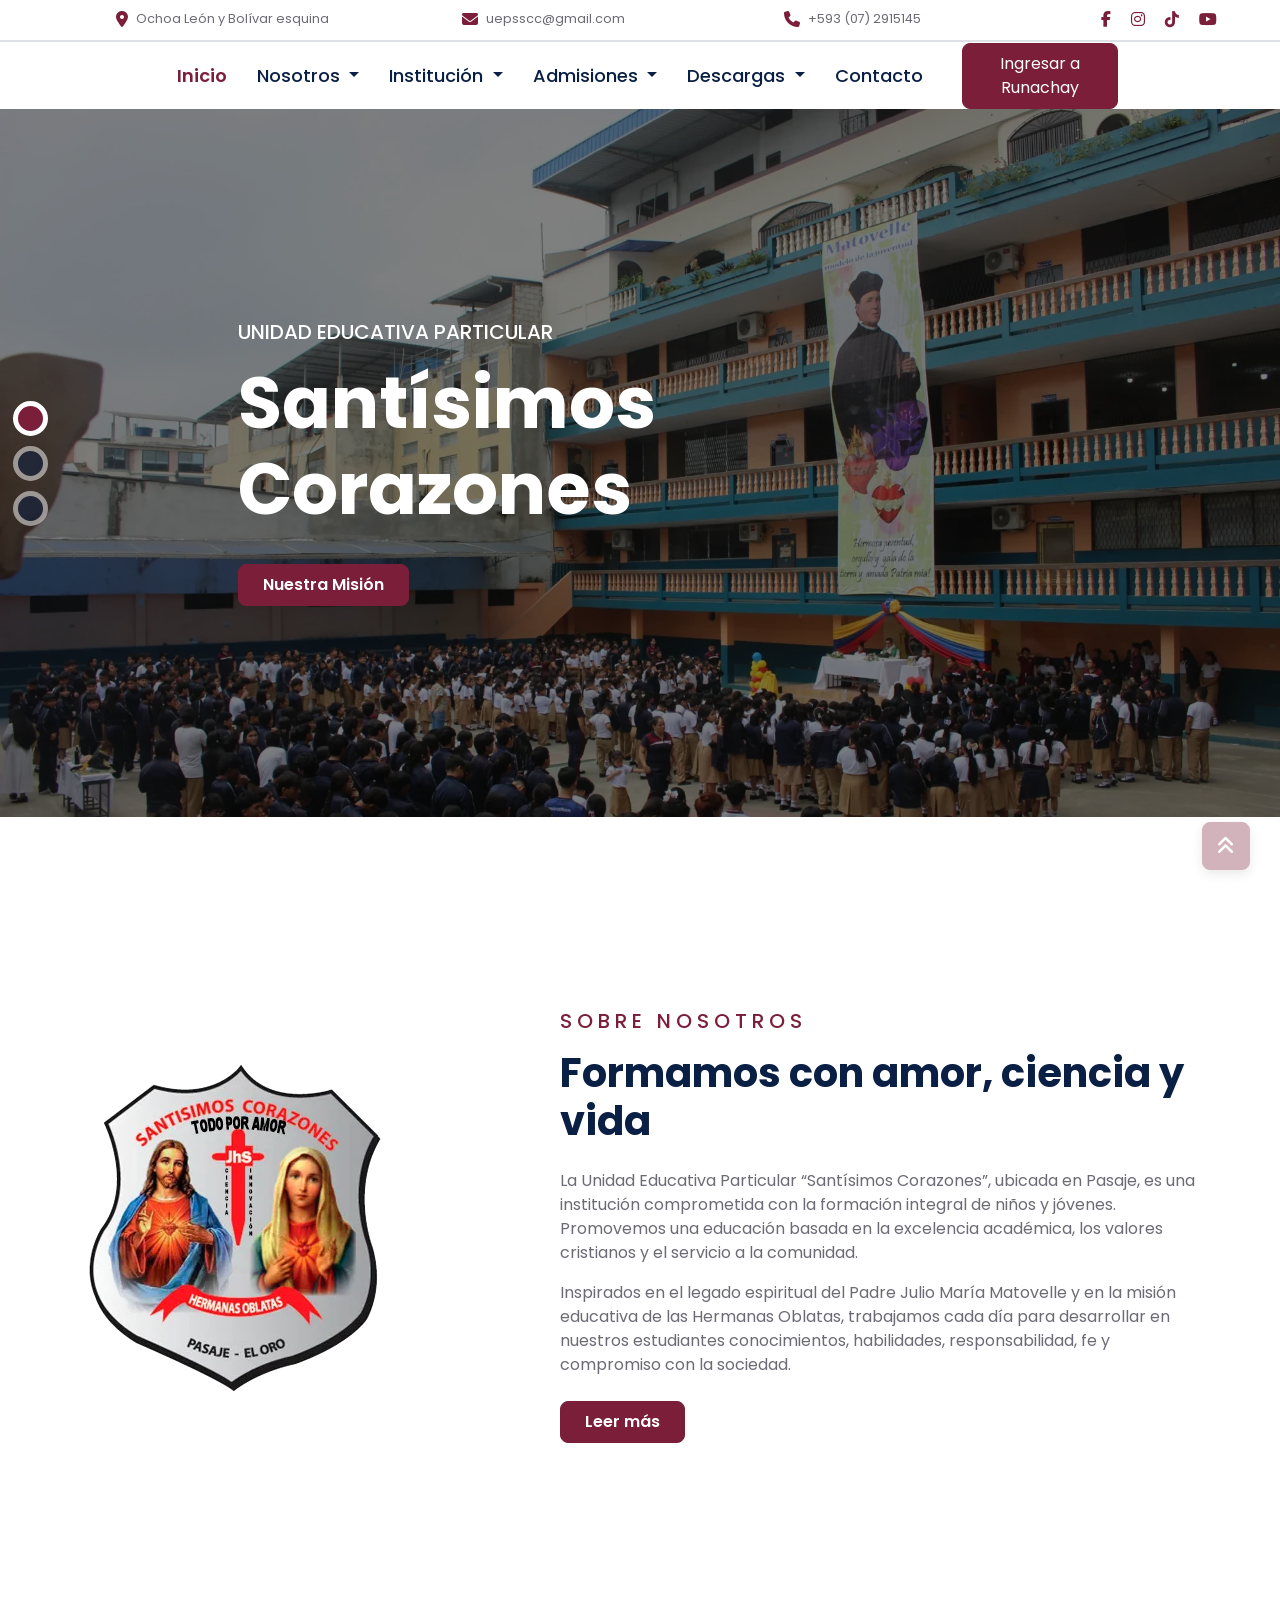
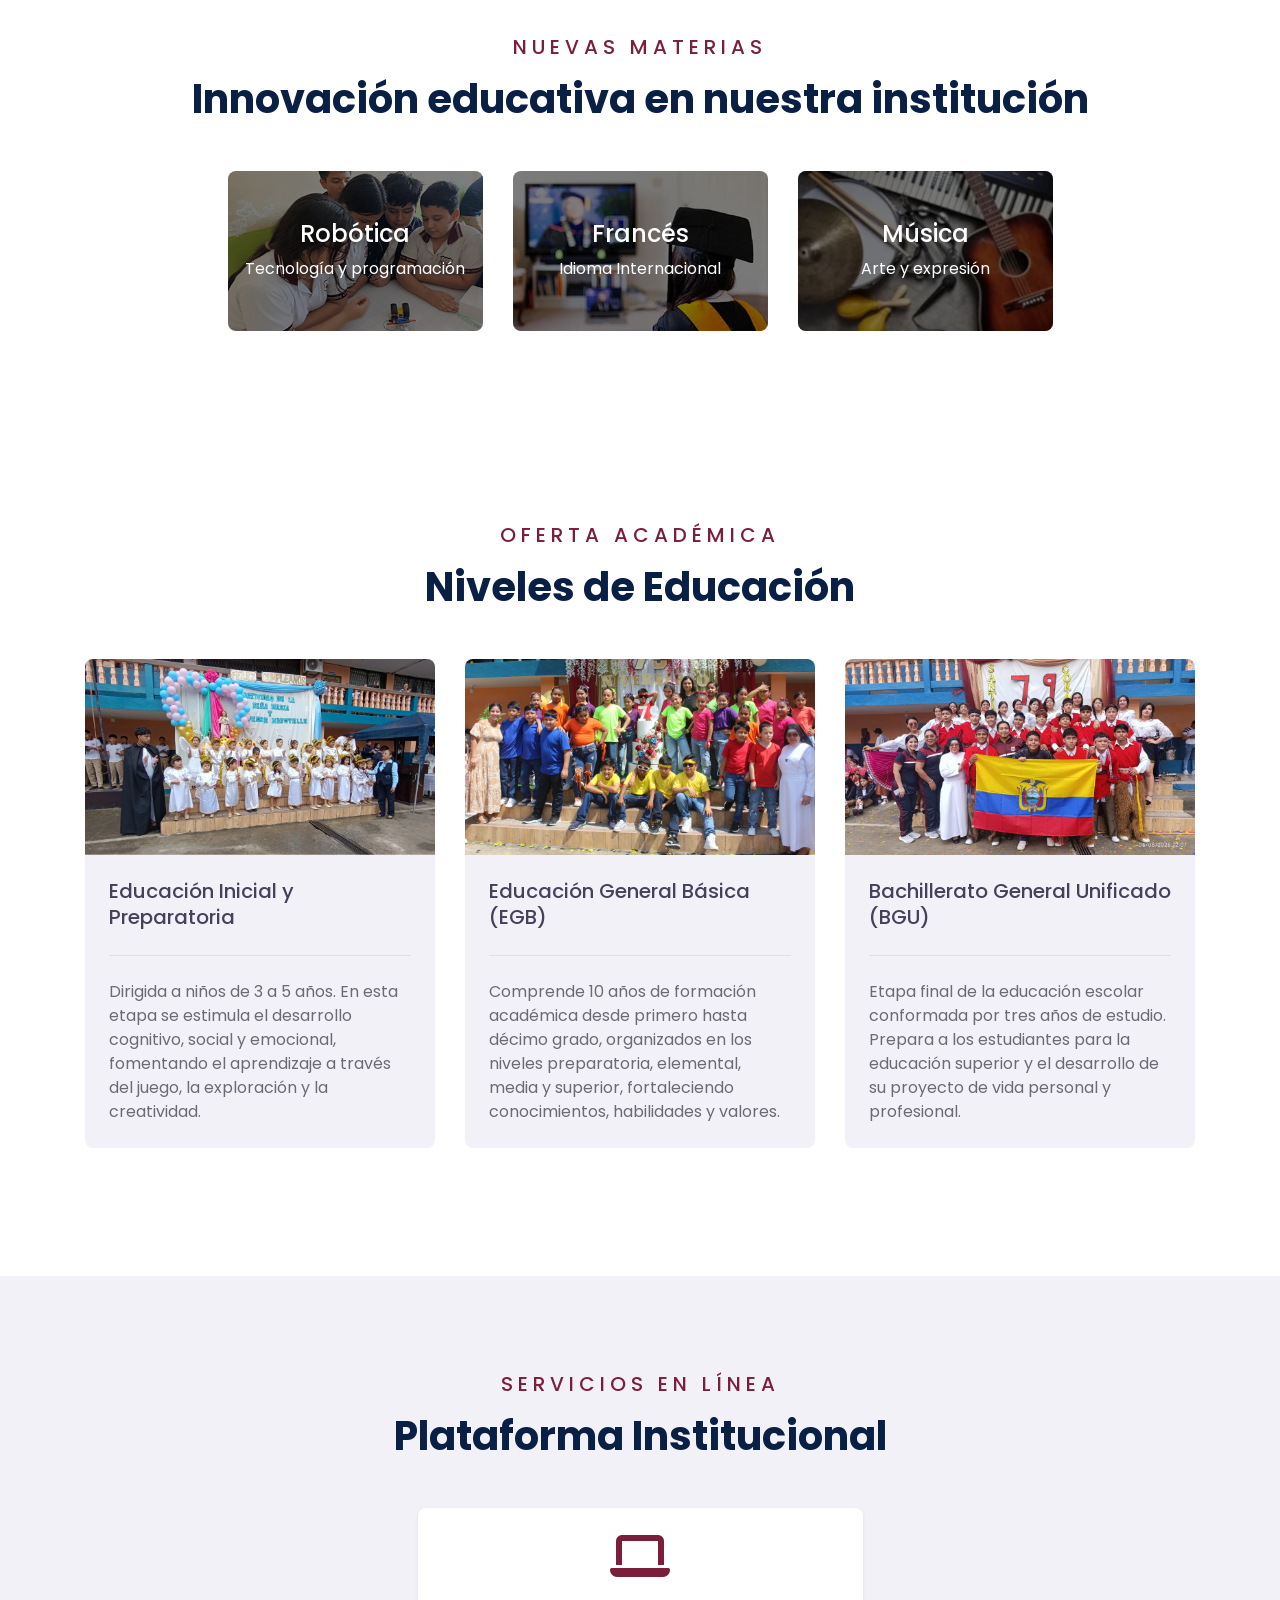
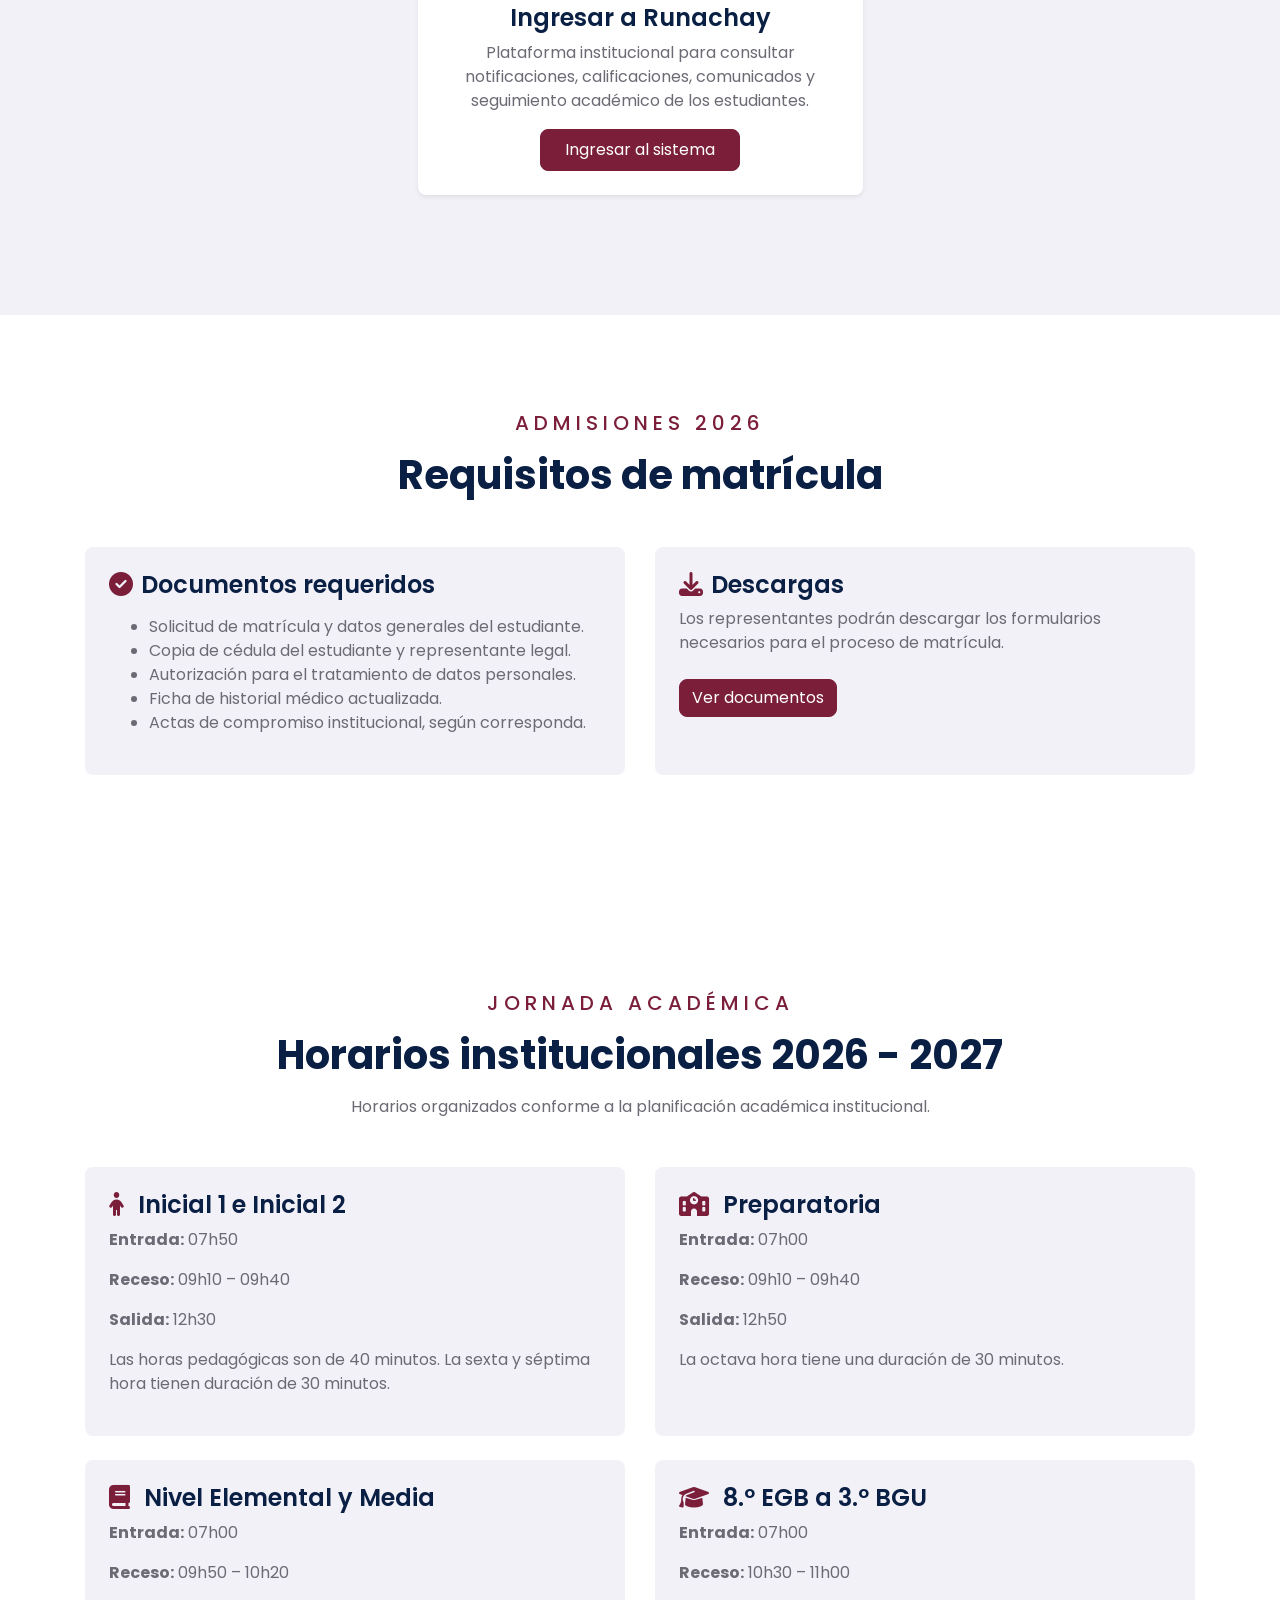
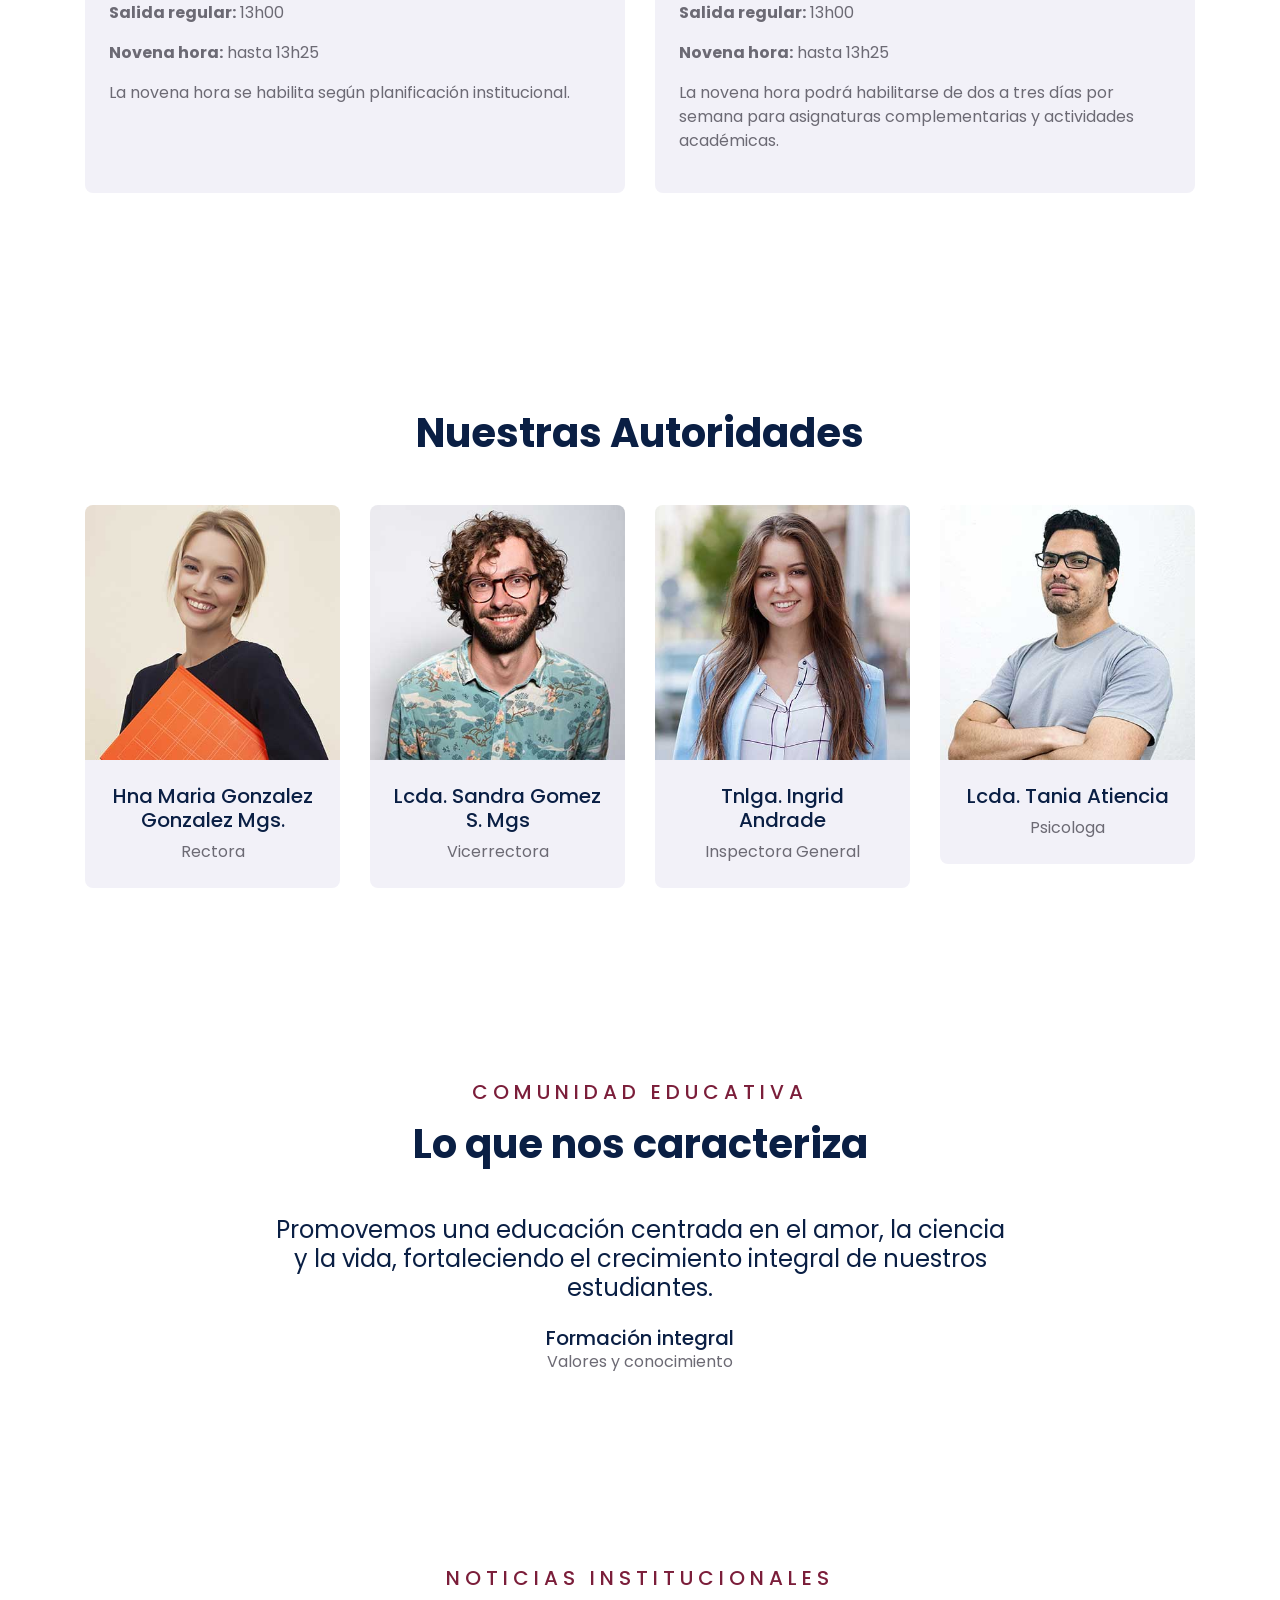
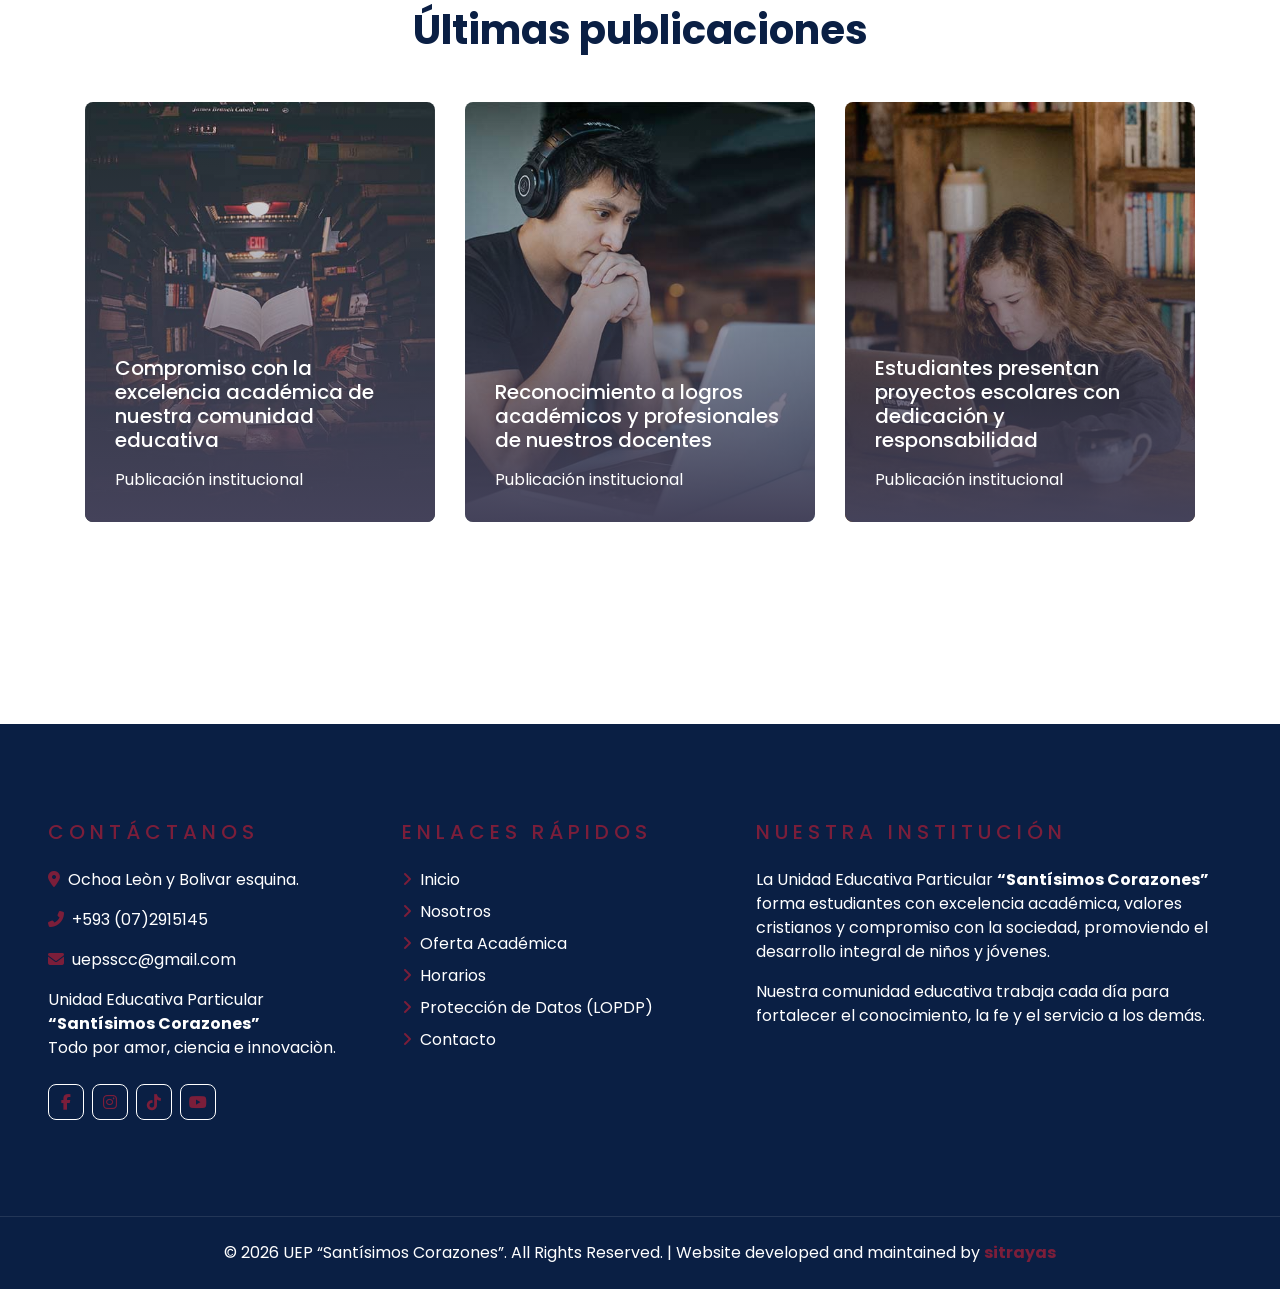
<file: index.html>
<!DOCTYPE html>
<html lang="es">

<head>
    <meta charset="utf-8">
    <title>UEP Santisimos Corazones</title>
    <meta content="width=device-width, initial-scale=1.0" name="viewport">
   <meta content="Unidad Educativa Particular Santísimos Corazones, Pasaje, El Oro, educación, colegio, EGB, BGU, inicial" name="keywords">
<meta content="Sitio web oficial de la Unidad Educativa Particular Santísimos Corazones. Educación con valores, excelencia académica e innovación educativa en Pasaje, El Oro." name="description">

    <!-- Favicon -->
    <link href="img/favicon.ico" rel="icon">

    <!-- Google Web Fonts -->
    <link rel="preconnect" href="https://fonts.gstatic.com">
    <link href="https://fonts.googleapis.com/css2?family=Poppins:wght@400;500;600;700&display=swap" rel="stylesheet"> 

   
    <!-- Libraries Stylesheet -->
    <link href="lib/owlcarousel/assets/owl.carousel.min.css" rel="stylesheet">

    <!-- Customized Bootstrap Stylesheet -->
    <link href="css/style.css" rel="stylesheet">


    <link href="https://cdnjs.cloudflare.com/ajax/libs/font-awesome/6.5.1/css/all.min.css" rel="stylesheet">
</head>

<body>

   <!-- Topbar Start -->
<div class="container-fluid d-none d-lg-block bg-light border-bottom">
    <div class="row align-items-center py-2 px-xl-5">

        <!-- Ubicación -->
        <div class="col-lg-3 text-right">
            <div class="d-inline-flex align-items-center">
                <i class="fa fa-map-marker-alt text-primary mr-2"></i>
                <small>Ochoa León y Bolívar esquina</small>
            </div>
        </div>

        <!-- Correo -->
        <div class="col-lg-3 text-right">
            <div class="d-inline-flex align-items-center">
                <i class="fa fa-envelope text-primary mr-2"></i>
                <small>uepsscc@gmail.com</small>
            </div>
        </div>

        <!-- Teléfono -->
        <div class="col-lg-3 text-right">
            <div class="d-inline-flex align-items-center">
                <i class="fa fa-phone text-primary mr-2"></i>
                <small>+593 (07) 2915145</small>
            </div>
        </div>

        <!-- Redes sociales -->
        <div class="col-lg-3 text-right">

            <a class="text-primary mr-3" href="https://www.facebook.com/uepsantisimos.corazones">
                <i class="fab fa-facebook-f"></i>
            </a>

            <a class="text-primary mr-3" href="https://www.instagram.com/santisimoscorazones">
                <i class="fab fa-instagram"></i>
            </a>

            <a class="text-primary mr-3" href="https://www.tiktok.com/@u.e.ps.s.c.c">
                <i class="fab fa-tiktok"></i>
            </a>

            <a class="text-primary" href="https://www.youtube.com">
                <i class="fab fa-youtube"></i>
            </a>

        </div>

    </div>
</div>
<!-- Topbar End -->


                
<!-- Navbar Start -->
<div class="container-fluid">
    <div class="row border-top px-xl-5 justify-content-center">
        <div class="col-lg-10">
            <nav class="navbar navbar-expand-lg bg-light navbar-light py-3 py-lg-0 px-0">

                <a href="index.html" class="text-decoration-none d-block d-lg-none">
                    <h1 class="m-0"><span class="text-primary">UEP</span> SC</h1>
                </a>

                <button type="button" class="navbar-toggler" data-toggle="collapse" data-target="#navbarCollapse">
                    <span class="navbar-toggler-icon"></span>
                </button>

                <div class="collapse navbar-collapse" id="navbarCollapse">

                    <div class="navbar-nav py-0 mx-auto" style="margin-left: 80px;">

                        <a href="index.html" class="nav-item nav-link active">Inicio</a>

     <!-- NOSOTROS -->
    <div class="nav-item dropdown">
        <a href="#" class="nav-link dropdown-toggle" data-toggle="dropdown">
            Nosotros
        </a>
        <div class="dropdown-menu rounded-0 m-0">
            <a href="#" class="dropdown-item" data-toggle="modal" data-target="#misionModal">Misión</a>
            <a href="#" class="dropdown-item" data-toggle="modal" data-target="#visionModal">Visión</a>
            <a href="fundador.html" class="dropdown-item">Nuestro fundador</a>
            
         
        </div>
    </div>



        <!-- INSTITUCION -->
    <div class="nav-item dropdown">
        <a href="#" class="nav-link dropdown-toggle" data-toggle="dropdown">
            Institución
        </a>
        <div class="dropdown-menu rounded-0 m-0">
             <a href="uniforme-estudiantil.html" class="dropdown-item">Uniforme Estudiantil </a>
              <a href="galeria.html" class="dropdown-item">Galeria </a>
      
            <a href="docentes.html" class="dropdown-item">Personal Docente</a>
              <a href="lopdp.html" class="dropdown-item">LOPDP</a>
        </div>
    </div>

                  
    
 <!-- ADMISIONES -->
    <div class="nav-item dropdown">
        <a href="#" class="nav-link dropdown-toggle" data-toggle="dropdown">
            Admisiones 
        </a>
        <div class="dropdown-menu rounded-0 m-0">
            <a href="#requisitos" class="dropdown-item">Requisitos de matrícula</a>
       <a href="oferta-academica.html" class="dropdown-item">Oferta Académica</a>
            
        </div>
    </div>




        <!-- DOCUMENTOS -->
    <div class="nav-item dropdown">
        <a href="#" class="nav-link dropdown-toggle" data-toggle="dropdown">
            Descargas
        </a>
        <div class="dropdown-menu rounded-0 m-0">
            <a href="documentos.html" class="dropdown-item">Todos los documentos</a>
          
            <a href="horarios.html" class="dropdown-item">Horarios institucionales</a>
        </div>
    </div>



      <a href="contacto.html" class="nav-item nav-link">Contacto</a>

                    </div>

                    <a class="btn btn-primary py-2 px-4 d-none d-lg-block ml-4" href="https://uepsscc.runacode.com/public/login">
                        Ingresar a Runachay</a>

                </div>
            </nav>
        </div>
    </div>
</div>
<!-- Navbar End -->












    <!-- Carousel Start -->
    <div class="container-fluid p-0 pb-5 mb-5">
        <div id="header-carousel" class="carousel slide carousel-fade" data-ride="carousel">
            <ol class="carousel-indicators">
                <li data-target="#header-carousel" data-slide-to="0" class="active"></li>
                <li data-target="#header-carousel" data-slide-to="1"></li>
                <li data-target="#header-carousel" data-slide-to="2"></li>
            </ol>
            <div class="carousel-inner">
                <div class="carousel-item active" style="min-height: 300px;">
                    <img class="position-relative w-100" src="img/institucion/colegio.webp" style="min-height: 300px; object-fit: cover;">
                    <div class="carousel-caption d-flex align-items-center justify-content-center">
                        <div class="p-5" style="width: 100%; max-width: 900px;">
                             <h5 class="text-white text-uppercase mb-md-3">Unidad Educativa Particular</h5>
                            <h1 class="display-3 text-white mb-md-4">Santísimos Corazones</h1>
                            
<a href="#" 
   class="btn btn-primary py-md-2 px-md-4 font-weight-semi-bold mt-2"
   data-toggle="modal" 
   data-target="#misionModal">
   Nuestra Misión
</a>

                               
                          </div>
                    </div>
                </div>
                <div class="carousel-item" style="min-height: 300px;">
                    <img class="position-relative w-100" src="img/estudiantes/formacion_estudiantes_resultado.webp" style="min-height: 300px; object-fit: cover;">
                    <div class="carousel-caption d-flex align-items-center justify-content-center">
                        <div class="p-5" style="width: 100%; max-width: 900px;">
                          <h5 class="text-white text-uppercase mb-md-3">Todo por amor, ciencia y vida</h5>
                            <h1 class="display-3 text-white mb-md-4">Educación con valores y excelencia académica</h1>

                            
<a href="#" 
   class="btn btn-primary py-md-2 px-md-4 font-weight-semi-bold mt-2"
   data-toggle="modal" 
   data-target="#visionModal">
   Nuestra Visión
</a>







                           </div>
                    </div>
                </div>
                <div class="carousel-item" style="min-height: 300px;">
                    <img class="position-relative w-100" src="img/estudiantes/estudiantes_misa_derodillas_resultado.webp" style="min-height: 300px; object-fit: cover;">
                    <div class="carousel-caption d-flex align-items-center justify-content-center">
                        <div class="p-5" style="width: 100%; max-width: 900px;">
                          
                            <h5 class="text-white text-uppercase mb-md-3">Formación integral</h5>
                            <h1 class="display-3 text-white mb-md-4">Comprometidos con el futuro de nuestros estudiantes</h1>
                            
                      </div>
                    </div>
                </div>
            </div>
        </div>
    </div>
    <!-- Carousel End -->



    <!-- About Start -->
   <div class="container-fluid py-5">
        <div class="container py-5">
            <div class="row align-items-center">
                <div class="col-lg-5">
                    <img class="img-fluid rounded mb-4 mb-lg-0" src="img/institucion/LOGO_SSCC_nuevo_resultado.webp" alt="">
                </div>
                <div class="col-lg-7">
                    <div class="text-left mb-4">
                        <h5 class="text-primary text-uppercase mb-3" style="letter-spacing: 5px;">Sobre Nosotros</h5>
                        <h1>Formamos con amor, ciencia y vida</h1>
                    </div>
                    <p>
                        La Unidad Educativa Particular “Santísimos Corazones”, ubicada en Pasaje, es una institución comprometida con la formación integral de niños y jóvenes. Promovemos una educación basada en la excelencia académica, los valores cristianos y el servicio a la comunidad.
                    </p>
                    <p>
                        Inspirados en el legado espiritual del Padre Julio María Matovelle y en la misión educativa de las Hermanas Oblatas, trabajamos cada día para desarrollar en nuestros estudiantes conocimientos, habilidades, responsabilidad, fe y compromiso con la sociedad.
                    </p>
                    <a href="" class="btn btn-primary py-md-2 px-md-4 font-weight-semi-bold mt-2">Leer más</a>
                </div>
            </div>
        </div>
    </div>
    <!-- About End -->


    <!-- Category Start -->
   
    
    <div class="container-fluid py-5">
    <div class="container pt-5 pb-3">
        <div class="text-center mb-5">
            <h5 class="text-primary text-uppercase mb-3" style="letter-spacing: 5px;">Nuevas Materias</h5>
            <h1>Innovación educativa en nuestra institución</h1>
        </div>
    <!--     <div class="row"> -->
        <div class="row justify-content-center">

            <div class="col-lg-3 col-md-6 mb-4">
                <div class="cat-item position-relative overflow-hidden rounded mb-2">
                    <img class="img-fluid" src="img/estudiantes/estudiantes1.jpg" alt="">
                    <a class="cat-overlay text-white text-decoration-none" href="">
                        <h4 class="text-white font-weight-medium">Robótica</h4>
                        <span>Tecnología y programación</span>
                    </a>
                </div>
            </div>

            <div class="col-lg-3 col-md-6 mb-4">
                <div class="cat-item position-relative overflow-hidden rounded mb-2">
                    <img class="img-fluid" src="img/cat-2.jpg" alt="">
                    <a class="cat-overlay text-white text-decoration-none" href="">
                        <h4 class="text-white font-weight-medium">Francés</h4>
                        <span>Idioma Internacional</span>
                    </a>
                </div>
            </div>

            <div class="col-lg-3 col-md-6 mb-4">
                <div class="cat-item position-relative overflow-hidden rounded mb-2">
                    <img class="img-fluid" src="img/varios/musica5.webp" alt="">
                    <a class="cat-overlay text-white text-decoration-none" href="">
                        <h4 class="text-white font-weight-medium">Música</h4>
                        <span>Arte y expresión</span>
                    </a>
                </div>
            </div>

      

        </div>
    </div>
</div>


    <!-- Category Start -->


    <!-- Courses Start -->
   
 
    <div class="container-fluid py-5">
    <div class="container py-5">
        <div class="text-center mb-5">
            <h5 class="text-primary text-uppercase mb-3" style="letter-spacing: 5px;">Oferta Académica</h5>
            <h1>Niveles de Educación</h1>
        </div>

        <div class="row">

            <!-- EDUCACION INICIAL -->
            <div class="col-lg-4 col-md-6 mb-4">
                <div class="rounded overflow-hidden mb-2">
                    <img class="img-fluid" src="img/estudiantes/inicial_resultado.webp" alt="">
                    <div class="bg-secondary p-4">
                        <a class="h5" href="">Educación Inicial y Preparatoria</a>
                        <div class="border-top mt-4 pt-4">
                            <p class="m-0">
                                Dirigida a niños de 3 a 5 años. En esta etapa se estimula el desarrollo
                                cognitivo, social y emocional, fomentando el aprendizaje a través del juego,
                                la exploración y la creatividad.
                            </p>
                        </div>
                    </div>
                </div>
            </div>

            <!-- EDUCACION GENERAL BASICA -->
            <div class="col-lg-4 col-md-6 mb-4">
                <div class="rounded overflow-hidden mb-2">
                    <img class="img-fluid" src="img/estudiantes/EGB_resultado.webp" alt="">
                    <div class="bg-secondary p-4">
                        <a class="h5" href="">Educación General Básica (EGB)</a>
                        <div class="border-top mt-4 pt-4">
                            <p class="m-0">
                                Comprende 10 años de formación académica desde primero hasta décimo grado,
                                organizados en los niveles preparatoria, elemental, media y superior,
                                fortaleciendo conocimientos, habilidades y valores.
                            </p>
                        </div>
                    </div>
                </div>
            </div>

            <!-- BACHILLERATO -->
            <div class="col-lg-4 col-md-6 mb-4">
                <div class="rounded overflow-hidden mb-2">
                    <img class="img-fluid" src="img/estudiantes/bachillerato_folklore_resultado.webp" alt="">
                    <div class="bg-secondary p-4">
                        <a class="h5" href="">Bachillerato General Unificado (BGU)</a>
                        <div class="border-top mt-4 pt-4">
                            <p class="m-0">
                                Etapa final de la educación escolar conformada por tres años de estudio.
                                Prepara a los estudiantes para la educación superior y el desarrollo de su
                                proyecto de vida personal y profesional.
                            </p>
                        </div>
                    </div>
                </div>
            </div>

        </div>
    </div>
</div>

    <!-- Courses End -->


  



<!-- Documentos y Plataforma Start -->
<div class="container-fluid py-5 bg-secondary">
    <div class="container py-5">
        <div class="text-center mb-5">
            <h5 class="text-primary text-uppercase mb-3" style="letter-spacing: 5px;">Servicios en línea</h5>
            <h1>Plataforma Institucional</h1>
        </div>

        <div class="row justify-content-center">

           

            <div class="col-lg-5 col-md-6 mb-4">
                <div class="bg-white rounded p-4 text-center h-100 shadow-sm">
                    <i class="fa fa-laptop fa-3x text-primary mb-4"></i>
                    <h4>Ingresar a Runachay</h4>
                    <p>
                        Plataforma institucional para consultar notificaciones, calificaciones,
                        comunicados y seguimiento académico de los estudiantes.
                    </p>
                    <a href="https://uepsscc.runacode.com/public/login" 
                       target="_blank" 
                       rel="noopener noreferrer" 
                       class="btn btn-primary py-2 px-4">
                        Ingresar al sistema
                    </a>
                </div>
            </div>

        </div>
    </div>
</div>
<!-- Documentos y Plataforma End -->


<!-- Admisiones Start -->
<div class="container-fluid py-5" id="requisitos">
    <div class="container py-5">
        <div class="text-center mb-5">
            <h5 class="text-primary text-uppercase mb-3" style="letter-spacing: 5px;">Admisiones 2026</h5>
            <h1>Requisitos de matrícula</h1>
        </div>

        <div class="row">
            <div class="col-lg-6 mb-4">
                <div class="bg-secondary rounded p-4 h-100">
                    <h4><i class="fa fa-check-circle text-primary mr-2"></i>Documentos requeridos</h4>
                    <ul class="mt-3">
                        <li>Solicitud de matrícula y datos generales del estudiante.</li>
                        <li>Copia de cédula del estudiante y representante legal.</li>
                        <li>Autorización para el tratamiento de datos personales.</li>
                        <li>Ficha de historial médico actualizada.</li>
                        <li>Actas de compromiso institucional, según corresponda.</li>
                    </ul>
                </div>
            </div>

            <div class="col-lg-6 mb-4">
                <div class="bg-secondary rounded p-4 h-100">
                    <h4><i class="fa fa-download text-primary mr-2"></i>Descargas</h4>
                    <p>Los representantes podrán descargar los formularios necesarios para el proceso de matrícula.</p>
                    <a href="documentos.html" class="btn btn-primary mt-2">Ver documentos</a>
                </div>
            </div>
        </div>
    </div>
</div>
<!-- Admisiones End -->


<!-- Horarios Start -->
<div class="container-fluid py-5" id="horarios">
    <div class="container py-5">

        <div class="text-center mb-5">
            <h5 class="text-primary text-uppercase mb-3" style="letter-spacing: 5px;">
                Jornada académica
            </h5>

            <h1>Horarios institucionales 2026 - 2027</h1>

            <p class="mt-3">
                Horarios organizados conforme a la planificación académica institucional.
            </p>
        </div>

        <div class="row">

            <!-- INICIAL -->
            <div class="col-lg-6 mb-4">

                <div class="bg-secondary rounded p-4 h-100">

                    <h4>
                        <i class="fa fa-child text-primary mr-2"></i>
                        Inicial 1 e Inicial 2
                    </h4>

                    <p><strong>Entrada:</strong> 07h50</p>

                    <p><strong>Receso:</strong> 09h10 – 09h40</p>

                    <p><strong>Salida:</strong> 12h30</p>

                    <p class="mt-3">
                        Las horas pedagógicas son de 40 minutos.
                        La sexta y séptima hora tienen duración de 30 minutos.
                    </p>

                </div>
            </div>

            <!-- PREPARATORIA -->
            <div class="col-lg-6 mb-4">

                <div class="bg-secondary rounded p-4 h-100">

                    <h4>
                        <i class="fa fa-school text-primary mr-2"></i>
                        Preparatoria
                    </h4>

                    <p><strong>Entrada:</strong> 07h00</p>

                    <p><strong>Receso:</strong> 09h10 – 09h40</p>

                    <p><strong>Salida:</strong> 12h50</p>

                    <p class="mt-3">
                        La octava hora tiene una duración de 30 minutos.
                    </p>

                </div>
            </div>

            <!-- ELEMENTAL Y MEDIA -->
            <div class="col-lg-6 mb-4">

                <div class="bg-secondary rounded p-4 h-100">

                    <h4>
                        <i class="fa fa-book text-primary mr-2"></i>
                        Nivel Elemental y Media
                    </h4>

                    <p><strong>Entrada:</strong> 07h00</p>

                    <p><strong>Receso:</strong> 09h50 – 10h20</p>

                    <p><strong>Salida regular:</strong> 13h00</p>

                    <p><strong>Novena hora:</strong> hasta 13h25</p>

                    <p class="mt-3">
                        La novena hora se habilita  según planificación institucional.
                    </p>

                </div>
            </div>

            <!-- SUPERIOR Y BGU -->
            <div class="col-lg-6 mb-4">

                <div class="bg-secondary rounded p-4 h-100">

                    <h4>
                        <i class="fa fa-graduation-cap text-primary mr-2"></i>
                        8.º EGB a 3.º BGU
                    </h4>

                    <p><strong>Entrada:</strong> 07h00</p>

                    <p><strong>Receso:</strong> 10h30 – 11h00</p>

                    <p><strong>Salida regular:</strong> 13h00</p>

                    <p><strong>Novena hora:</strong> hasta 13h25</p>

                    <p class="mt-3">
                        La novena hora podrá habilitarse de dos a tres días por semana
                        para asignaturas complementarias y actividades académicas.
                    </p>

                </div>
            </div>

        </div>

    </div>
</div>
<!-- Horarios End -->



<!-- Costos Start 
<div class="container-fluid py-5 bg-secondary" id="costos">
    <div class="container py-5">
        <div class="text-center mb-5">
            <h5 class="text-primary text-uppercase mb-3" style="letter-spacing: 5px;">Información referencial</h5>
            <h1>Costos aproximados 2026 - 2027</h1>
        </div>

        <div class="row">
            <div class="col-lg-4 mb-4">
                <div class="bg-white rounded p-4 h-100 shadow-sm">
                    <h4>Matrícula</h4>
                    <p class="display-4 text-primary">$32,25</p>
                    <p>Valor aproximado referencial.</p>
                </div>
            </div>

            <div class="col-lg-4 mb-4">
                <div class="bg-white rounded p-4 h-100 shadow-sm">
                    <h4>Pensión mensual</h4>
                    <p>Inicial: <strong>$54,00</strong></p>
                    <p>Básica: <strong>$60,00</strong></p>
                    <p>Bachillerato: <strong>$66,00</strong></p>
                </div>
            </div>

            <div class="col-lg-4 mb-4">
                <div class="bg-white rounded p-4 h-100 shadow-sm">
                    <h4>Plataforma y evaluaciones</h4>
                    <p>Plataforma: <strong>$11,00</strong></p>
                    <p>Exámenes trimestrales: <strong>$10,00</strong></p>
                </div>
            </div>
        </div>

        <p class="text-center mt-3">
            Los valores son referenciales y pueden estar sujetos a disposiciones institucionales o ministeriales.
        </p>
    </div>
</div>
Costos End -->




    <!-- Team Start -->
    <div class="container-fluid py-5">
        <div class="container pt-5 pb-3">
            <div class="text-center mb-5">
             <!--   <h5 class="text-primary text-uppercase mb-3" style="letter-spacing: 5px;">Planta Docente</h5> -->
                <h1>Nuestras Autoridades</h1>
            </div>
            <div class="row">
                <div class="col-md-6 col-lg-3 text-center team mb-4">
                    <div class="team-item rounded overflow-hidden mb-2">
                        <div class="team-img position-relative">
                            <img class="img-fluid" src="img/team-1.jpg" alt="">
                            <div class="team-social">
                                <a class="btn btn-outline-light btn-square mx-1" href="#"><i class="fab fa-twitter"></i></a>
                                <a class="btn btn-outline-light btn-square mx-1" href="#"><i class="fab fa-facebook-f"></i></a>
                                <a class="btn btn-outline-light btn-square mx-1" href="#"><i class="fab fa-linkedin-in"></i></a>
                            </div>
                        </div>
                        <div class="bg-secondary p-4">
                            <h5>Hna Maria Gonzalez Gonzalez Mgs.</h5>
                            <p class="m-0">Rectora</p>
                        </div>
                    </div>
                </div>
                <div class="col-md-6 col-lg-3 text-center team mb-4">
                    <div class="team-item rounded overflow-hidden mb-2">
                        <div class="team-img position-relative">
                            <img class="img-fluid" src="img/team-2.jpg" alt="">
                            <div class="team-social">
                                <a class="btn btn-outline-light btn-square mx-1" href="#"><i class="fab fa-twitter"></i></a>
                                <a class="btn btn-outline-light btn-square mx-1" href="#"><i class="fab fa-facebook-f"></i></a>
                                <a class="btn btn-outline-light btn-square mx-1" href="#"><i class="fab fa-linkedin-in"></i></a>
                            </div>
                        </div>
                        <div class="bg-secondary p-4">
                            <h5>Lcda. Sandra Gomez S. Mgs</h5>
                            <p class="m-0">Vicerrectora</p>
                        </div>
                    </div>
                </div>
                <div class="col-md-6 col-lg-3 text-center team mb-4">
                    <div class="team-item rounded overflow-hidden mb-2">
                        <div class="team-img position-relative">
                            <img class="img-fluid" src="img/team-3.jpg" alt="">
                            <div class="team-social">
                                <a class="btn btn-outline-light btn-square mx-1" href="#"><i class="fab fa-twitter"></i></a>
                                <a class="btn btn-outline-light btn-square mx-1" href="#"><i class="fab fa-facebook-f"></i></a>
                                <a class="btn btn-outline-light btn-square mx-1" href="#"><i class="fab fa-linkedin-in"></i></a>
                            </div>
                        </div>
                        <div class="bg-secondary p-4">
                             <h5>Tnlga. Ingrid Andrade</h5>
                            <p class="m-0">Inspectora General</p>
                        </div>
                    </div>
                </div>
                <div class="col-md-6 col-lg-3 text-center team mb-4">
                    <div class="team-item rounded overflow-hidden mb-2">
                        <div class="team-img position-relative">
                            <img class="img-fluid" src="img/team-4.jpg" alt="">
                            <div class="team-social">
                                <a class="btn btn-outline-light btn-square mx-1" href="#"><i class="fab fa-twitter"></i></a>
                                <a class="btn btn-outline-light btn-square mx-1" href="#"><i class="fab fa-facebook-f"></i></a>
                                <a class="btn btn-outline-light btn-square mx-1" href="#"><i class="fab fa-linkedin-in"></i></a>
                            </div>
                        </div>
                        <div class="bg-secondary p-4">
                            <h5>Lcda. Tania Atiencia</h5>
                            <p class="m-0">Psicologa</p>
                        </div>
                    </div>
                </div>
            </div>
        </div>
    </div>
    <!-- Team End -->


    <!-- Testimonial Start -->
  

  <div class="container-fluid py-5">
        <div class="container py-5">
            <div class="text-center mb-5">
                <h5 class="text-primary text-uppercase mb-3" style="letter-spacing: 5px;">Comunidad Educativa</h5>
                <h1>Lo que nos caracteriza</h1>
            </div>
            <div class="row justify-content-center">
                <div class="col-lg-8">
                    <div class="owl-carousel testimonial-carousel">
                        <div class="text-center">
                           
                            <h4 class="font-weight-normal mb-4">Promovemos una educación centrada en el amor, la ciencia y la vida, fortaleciendo el crecimiento integral de nuestros estudiantes.</h4>
                            <h5 class="m-0">Formación integral</h5>
                            <span>Valores y conocimiento</span>
                        </div>
                        <div class="text-center">
                          
                            <h4 class="font-weight-normal mb-4">Celebramos los logros académicos de nuestros estudiantes y docentes, reconociendo el esfuerzo, la constancia y la excelencia.</h4>
                            <h5 class="m-0">Excelencia académica</h5>
                            <span>Compromiso institucional</span>
                        </div>
                        <div class="text-center">
                          
                            <h4 class="font-weight-normal mb-4">Impulsamos proyectos escolares, actividades culturales y experiencias de aprendizaje que fortalecen la creatividad y la responsabilidad.</h4>
                            <h5 class="m-0">Innovación educativa</h5>
                            <span>Aprender haciendo</span>
                        </div>
                    </div>
                </div>
            </div>
        </div>
    </div>



    <!-- Testimonial End -->


    <!-- Blog Start -->
    <div class="container-fluid py-5">
        <div class="container pt-5 pb-3">
            <div class="text-center mb-5">
                <h5 class="text-primary text-uppercase mb-3" style="letter-spacing: 5px;">Noticias Institucionales</h5>
                <h1>Últimas publicaciones</h1>
            </div>
            <div class="row pb-3">
                <div class="col-lg-4 mb-4">
                    <div class="blog-item position-relative overflow-hidden rounded mb-2">
                        <img class="img-fluid" src="img/blog-1.jpg" alt="">
                        <a class="blog-overlay text-decoration-none" href="">
                            <h5 class="text-white mb-3">Compromiso con la excelencia académica de nuestra comunidad educativa</h5>
                            <p class="text-primary m-0">Publicación institucional</p>
                        </a>
                    </div>
                </div>
                <div class="col-lg-4 mb-4">
                    <div class="blog-item position-relative overflow-hidden rounded mb-2">
                        <img class="img-fluid" src="img/blog-2.jpg" alt="">
                        <a class="blog-overlay text-decoration-none" href="">
                            <h5 class="text-white mb-3">Reconocimiento a logros académicos y profesionales de nuestros docentes</h5>
                            <p class="text-primary m-0">Publicación institucional</p>
                        </a>
                    </div>
                </div>
                <div class="col-lg-4 mb-4">
                    <div class="blog-item position-relative overflow-hidden rounded mb-2">
                        <img class="img-fluid" src="img/blog-3.jpg" alt="">
                        <a class="blog-overlay text-decoration-none" href="">
                            <h5 class="text-white mb-3">Estudiantes presentan proyectos escolares con dedicación y responsabilidad</h5>
                            <p class="text-primary m-0">Publicación institucional</p>
                        </a>
                    </div>
                </div>
            </div>
        </div>
    </div>
    <!-- Blog End -->





<!--
Sitio web institucional desarrollado por:
 Josué Acuña P.
Tecnólogo Superior en Desarrollo de Software
sitrayas
https://sitrayas.com
ECUADOR

Año 2026
-->




    <!-- Footer Start -->
  
    
    <div class="container-fluid bg-dark text-white py-5 px-sm-3 px-lg-5" style="margin-top: 90px;">
    <div class="row pt-5">

        <div class="col-lg-7 col-md-12">
            <div class="row">

                <!-- CONTACTO -->
                <div class="col-md-6 mb-5">
                    <h5 class="text-primary text-uppercase mb-4" style="letter-spacing: 5px;">Contáctanos</h5>

                    <p><i class="fa fa-map-marker-alt mr-2"></i>Ochoa Leòn y Bolivar esquina. </p>
                    
                    <p><i class="fa fa-phone-alt mr-2"></i>+593 (07)2915145</p>
                    <p><i class="fa fa-envelope mr-2"></i>uepsscc@gmail.com</p>

                    <p class="mt-3">
                        Unidad Educativa Particular <br>
                        <strong>“Santísimos Corazones”</strong><br>
                        Todo por amor, ciencia e innovaciòn.
                    </p>

                    <div class="d-flex justify-content-start mt-4">
                       <a class="btn btn-outline-light btn-square mr-2" href="https://www.facebook.com/uepsantisimos.corazones" target="_blank">
    <i class="fab fa-facebook-f"></i>
</a>

<a class="btn btn-outline-light btn-square mr-2" href="https://www.instagram.com/santisimoscorazones" target="_blank">
    <i class="fab fa-instagram"></i>
</a>

<a class="btn btn-outline-light btn-square mr-2" href="https://www.tiktok.com/@u.e.ps.s.c.c" target="_blank">
    <i class="fab fa-tiktok"></i>
</a>

<a class="btn btn-outline-light btn-square" href="https://youtube.com/@tu_canal" target="_blank">
    <i class="fab fa-youtube"></i>
</a>
                    </div>
                </div>

                <!-- ENLACES -->
                <div class="col-md-6 mb-5">
                    <h5 class="text-primary text-uppercase mb-4" style="letter-spacing: 5px;">Enlaces rápidos</h5>

                    <div class="d-flex flex-column justify-content-start">

                         <a class="text-white mb-2" href="index.html">
            <i class="fa fa-angle-right mr-2"></i>Inicio
        </a>

        <a class="text-white mb-2" href="about.html">
            <i class="fa fa-angle-right mr-2"></i>Nosotros
        </a>

        <a class="text-white mb-2" href="oferta-academica.html">
            <i class="fa fa-angle-right mr-2"></i>Oferta Académica
        </a>

        <a class="text-white mb-2" href="horarios.html">
            <i class="fa fa-angle-right mr-2"></i>Horarios
        </a>

        <a class="text-white mb-2" href="lopdp.html">
            <i class="fa fa-angle-right mr-2"></i>Protección de Datos (LOPDP)
        </a>

        <a class="text-white" href="contacto.html">
            <i class="fa fa-angle-right mr-2"></i>Contacto
        </a>

                    </div>
                </div>

            </div>
        </div>

        <!-- INFORMACIÓN -->
        <div class="col-lg-5 col-md-12 mb-5">
            <h5 class="text-primary text-uppercase mb-4" style="letter-spacing: 5px;">Nuestra Institución</h5>

            <p>
                La Unidad Educativa Particular <strong>“Santísimos Corazones”</strong> forma
                estudiantes con excelencia académica, valores cristianos y compromiso con la
                sociedad, promoviendo el desarrollo integral de niños y jóvenes.
            </p>

            <p>
                Nuestra comunidad educativa trabaja cada día para fortalecer el conocimiento,
                la fe y el servicio a los demás.
            </p>

        </div>

    </div>
</div>

<div class="container-fluid bg-dark text-white border-top py-4 px-sm-3 px-md-5"
                 style="border-color: rgba(256, 256, 256, .1) !important;">

    <div class="row">
        <div class="col-12 text-center">





            <p class="m-0 text-white">
               &copy; 2026 UEP “Santísimos Corazones”. All Rights Reserved.
               | Website developed and maintained by
                 <a class="text-primary font-weight-bold"
       href="https://sitrayas.com"
       target="_blank"
       title="Josué Acuña P - Software Developer"">
        sitrayas
    </a>
            </p>





        </div>
    </div>

        </div>

     
    </div>

</div>


    <!-- Footer End -->


    <!-- Back to Top -->
    <a href="#" class="btn btn-lg btn-primary btn-lg-square back-to-top"><i class="fa fa-angle-double-up"></i></a>


    <!-- JavaScript Libraries -->
    <script src="https://code.jquery.com/jquery-3.4.1.min.js"></script>
    <script src="https://stackpath.bootstrapcdn.com/bootstrap/4.4.1/js/bootstrap.bundle.min.js"></script>
    <script src="lib/easing/easing.min.js"></script>
    <script src="lib/owlcarousel/owl.carousel.min.js"></script>

    <!-- Contact Javascript File -->
    <script src="mail/jqBootstrapValidation.min.js"></script>
    <script src="mail/contact.js"></script>

    <!-- Template Javascript -->
    <script src="js/main.js"></script>






    <!-- Modal Misión -->
<div class="modal fade" id="misionModal" tabindex="-1" role="dialog" aria-labelledby="misionModalLabel" aria-hidden="true">
    
    <div class="modal-dialog modal-lg modal-dialog-centered" role="document">
        
        <div class="modal-content">

            <!-- Header -->
             <div class="modal-header modal-vino text-white">
                <h5 class="modal-title" id="misionModalLabel">
                    Nuestra Misión
                </h5>

                <button type="button" class="close text-white" data-dismiss="modal" aria-label="Cerrar">
                    <span aria-hidden="true">&times;</span>
                </button>
            </div>

            <!-- Body -->
            <div class="modal-body">

                <p style="text-align: justify; line-height: 1.9;">
                    Brindar una educación de excelencia, basada en principios éticos, 
                    valores cristianos y la espiritualidad Oblata Matovellana, que permita 
                    la formación integral de niñas, niños y jóvenes.
                </p>

                <p style="text-align: justify; line-height: 1.9;">
                    Inspirados en los valores del Evangelio, especialmente la caridad y el 
                    sacrificio, y guiados por profesionales competentes que inspiren, motiven 
                    y preparen a los estudiantes para enfrentar los desafíos actuales con ética, 
                    responsabilidad y compromiso.
                </p>

                <p style="text-align: justify; line-height: 1.9;">
                    Contribuyendo al surgimiento de líderes íntegros que transformen la sociedad 
                    desde la fe.
                </p>

            </div>

            <!-- Footer -->
            <div class="modal-footer">
                <button type="button" class="btn btn-secondary" data-dismiss="modal">
                    Cerrar
                </button>
            </div>

        </div>
    </div>
</div>






    <!-- Modal Visión -->
<div class="modal fade" id="visionModal" tabindex="-1" role="dialog" aria-labelledby="visionModalLabel" aria-hidden="true">
    
    <div class="modal-dialog modal-lg modal-dialog-centered" role="document">
        
        <div class="modal-content">

            <!-- Header -->
             <div class="modal-header modal-vino text-white">
                <h5 class="modal-title" id="visionModalLabel">
                    Nuestra Visión
                </h5>

                <button type="button" class="close text-white" data-dismiss="modal" aria-label="Cerrar">
                    <span aria-hidden="true">&times;</span>
                </button>
            </div>

            <!-- Body -->
            <div class="modal-body">

                <p style="text-align: justify; line-height: 1.9;">
                    Nos proyectamos, para el año 2028, ser reconocidos como una institución educativa líder y 
                    pionera en la implementación de un modelo educativo innovador, evangelizador y contextualizado, 
                    fundamentado en la espiritualidad y liderazgo Oblato Matovellano.
                </p>

                <p style="text-align: justify; line-height: 1.9;">
                   Aspiramos a formar ciudadanos críticos, éticos y solidarios, profundamente comprometidos 
                   con su comunidad y guiados por principios morales y cristianos, 
                   capaces de transformar su entorno con responsabilidad, amor y visión de futuro. 
                </p>

                <p style="text-align: justify; line-height: 1.9;">
                    Nuestra comunidad educativa será un espacio donde cada persona se desarrolle integralmente y 
                    viva sus valores con autenticidad.
                </p>

            </div>

            <!-- Footer -->
            <div class="modal-footer">
                <button type="button" class="btn btn-secondary" data-dismiss="modal">
                    Cerrar
                </button>
            </div>

        </div>
    </div>
</div>


</body>

</html>
</file>
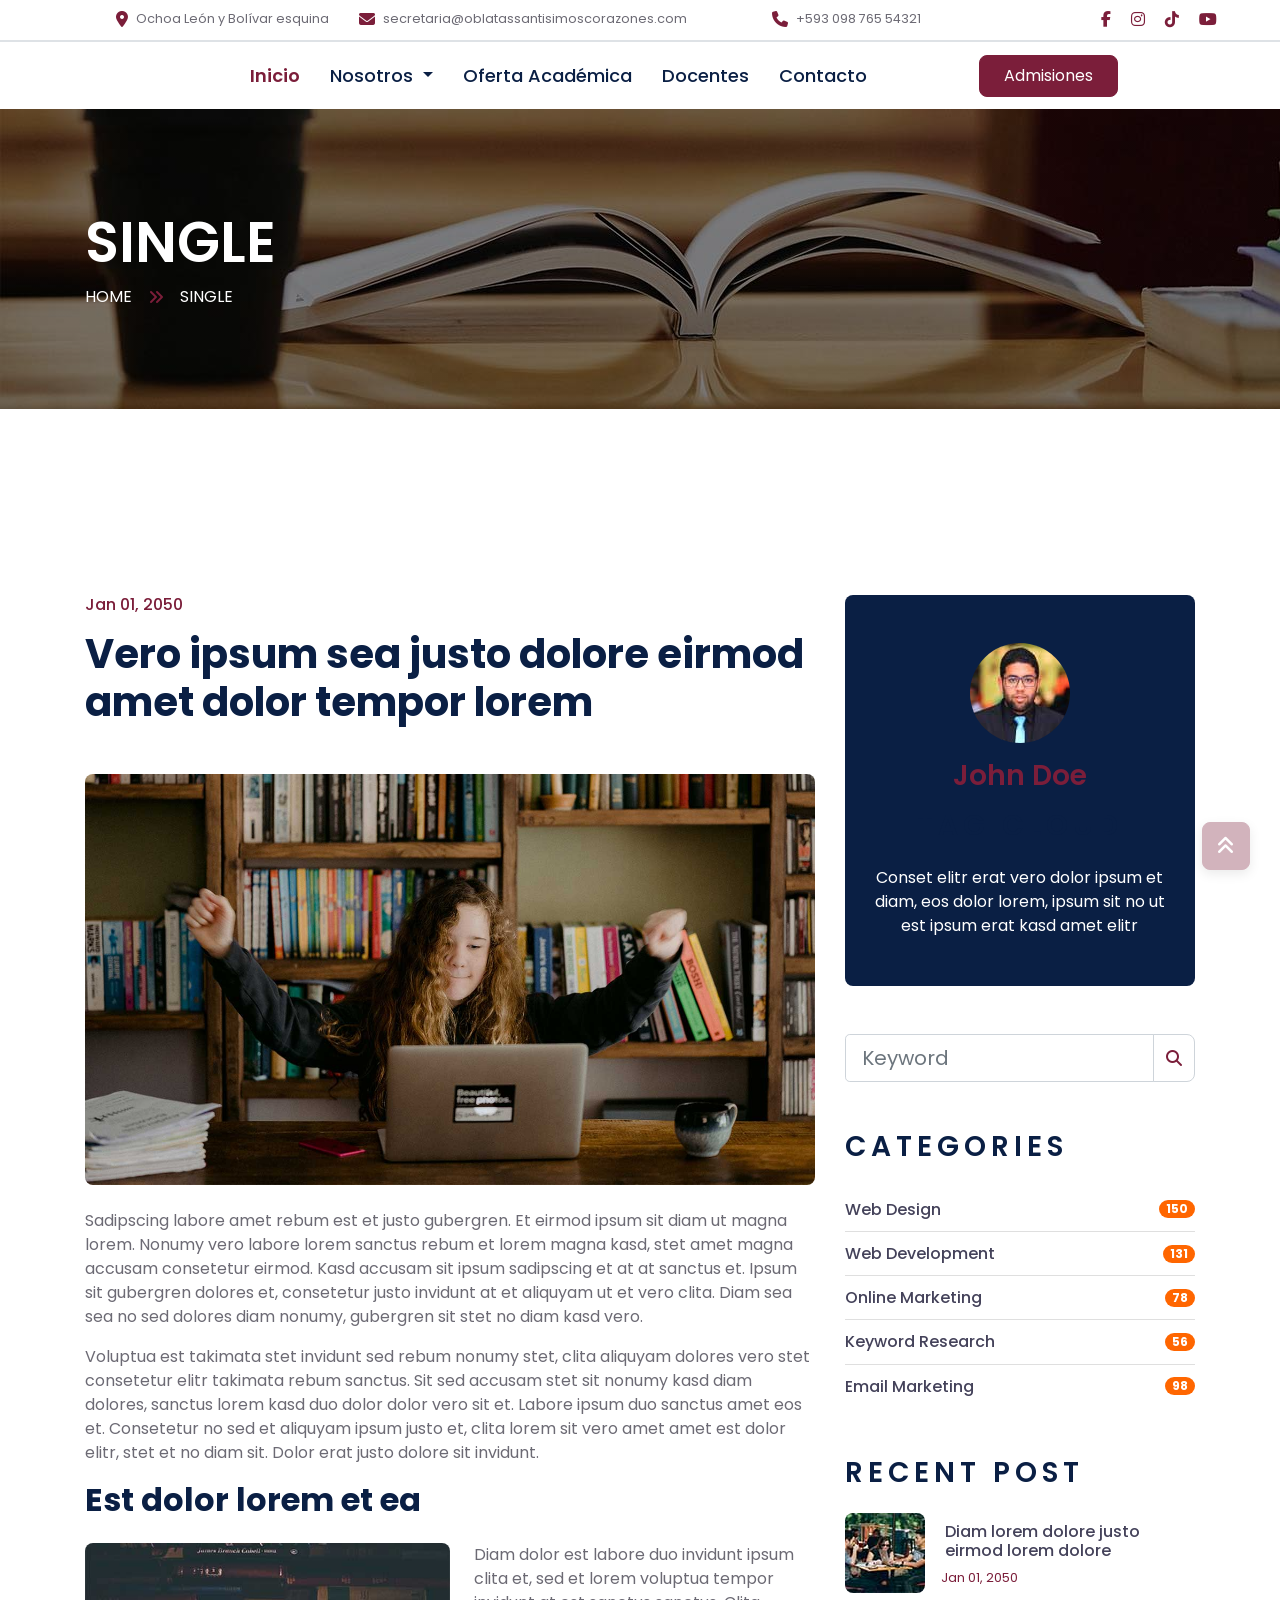
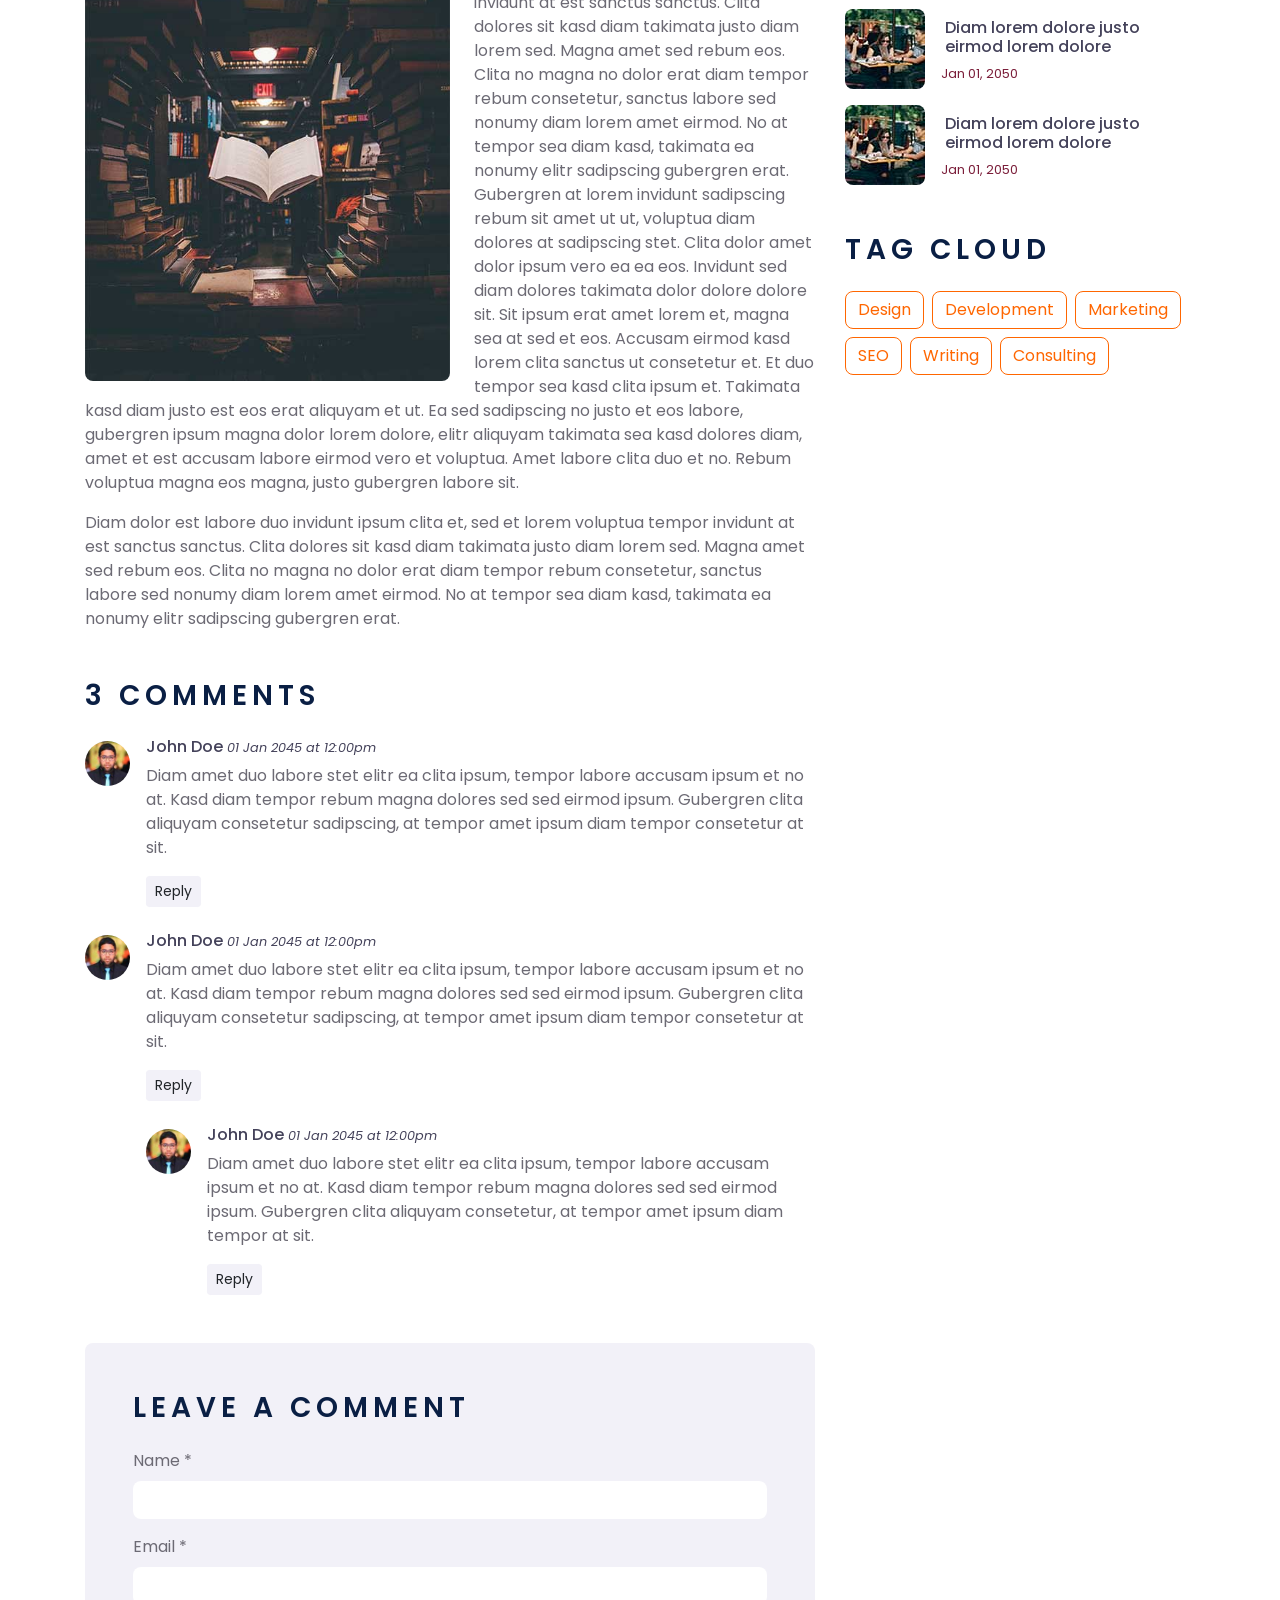
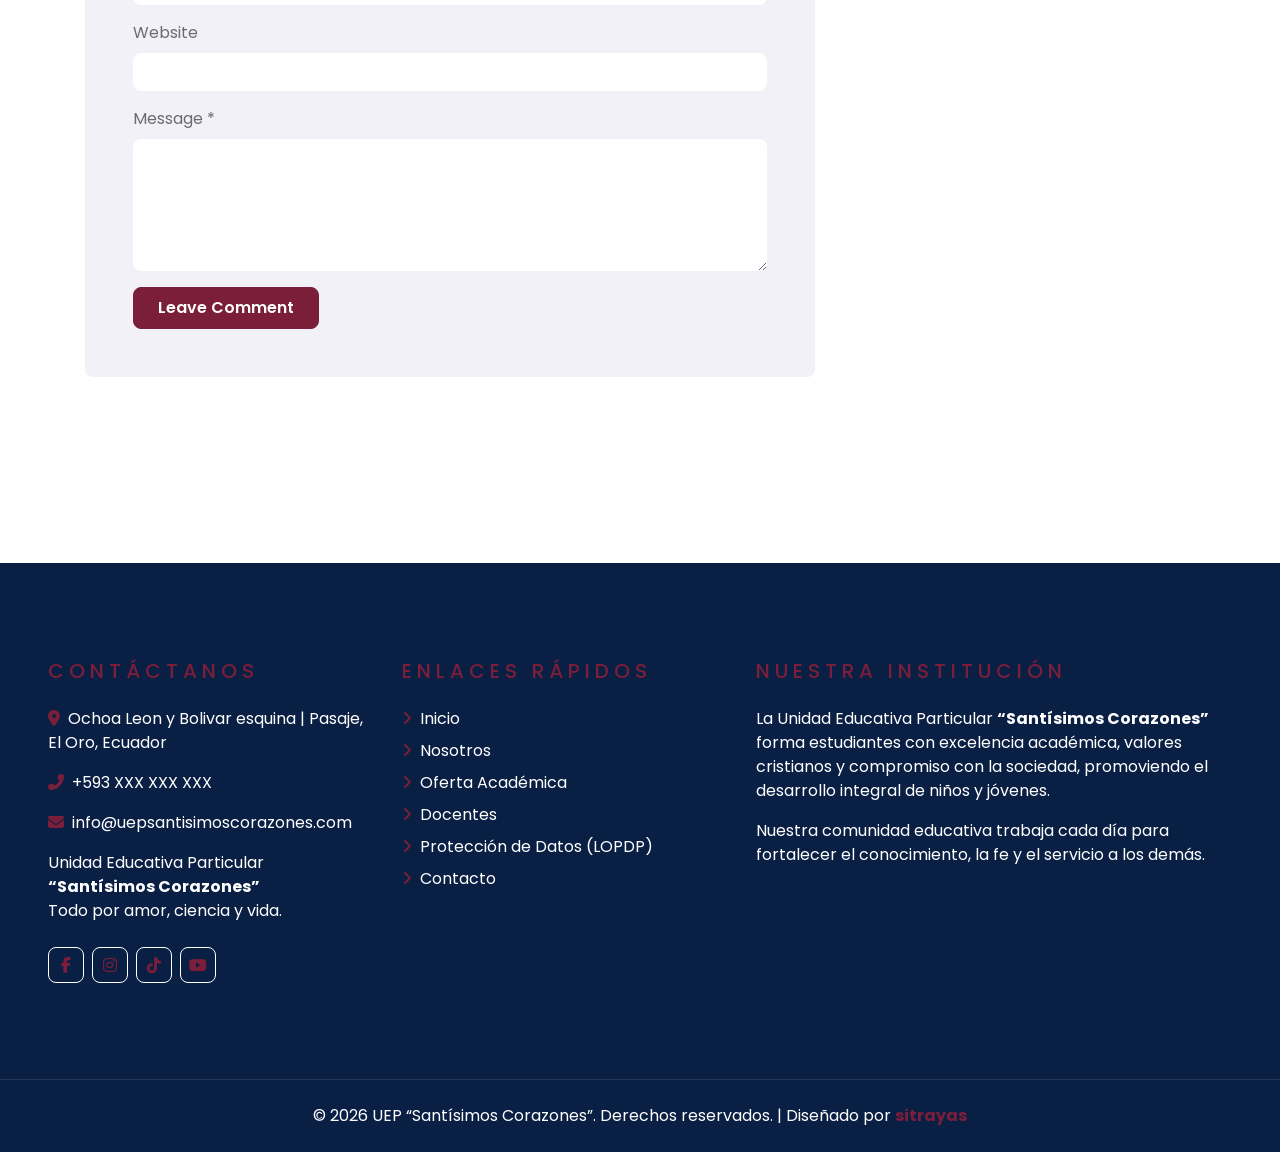
<file: articulo_simple.html>
<!DOCTYPE html>
<html lang="es">

<head>
    <meta charset="utf-8">
    <title>UEP Santisimos Corazones</title>
    <meta content="width=device-width, initial-scale=1.0" name="viewport">
   <meta content="Unidad Educativa Particular Santísimos Corazones, Pasaje, El Oro, educación, colegio, EGB, BGU, inicial" name="keywords">
<meta content="Sitio web oficial de la Unidad Educativa Particular Santísimos Corazones. Educación con valores, excelencia académica e innovación educativa en Pasaje, El Oro." name="description">

    <!-- Favicon -->
    <link href="img/favicon.ico" rel="icon">

    <!-- Google Web Fonts -->
    <link rel="preconnect" href="https://fonts.gstatic.com">
    <link href="https://fonts.googleapis.com/css2?family=Poppins:wght@400;500;600;700&display=swap" rel="stylesheet"> 

   
    <!-- Libraries Stylesheet -->
    <link href="lib/owlcarousel/assets/owl.carousel.min.css" rel="stylesheet">

    <!-- Customized Bootstrap Stylesheet -->
    <link href="css/style.css" rel="stylesheet">


    <link href="https://cdnjs.cloudflare.com/ajax/libs/font-awesome/6.5.1/css/all.min.css" rel="stylesheet">
</head>

<body>
   <!-- Topbar Start -->
<div class="container-fluid d-none d-lg-block bg-light border-bottom">
    <div class="row align-items-center py-2 px-xl-5">

        <!-- Ubicación -->
        <div class="col-lg-3 text-right">
            <div class="d-inline-flex align-items-center">
                <i class="fa fa-map-marker-alt text-primary mr-2"></i>
                <small>Ochoa León y Bolívar esquina</small>
            </div>
        </div>

        <!-- Correo -->
        <div class="col-lg-3 text-right">
            <div class="d-inline-flex align-items-center">
                <i class="fa fa-envelope text-primary mr-2"></i>
                <small>secretaria@oblatassantisimoscorazones.com</small>
            </div>
        </div>

        <!-- Teléfono -->
        <div class="col-lg-3 text-right">
            <div class="d-inline-flex align-items-center">
                <i class="fa fa-phone text-primary mr-2"></i>
                <small>+593 098 765 54321</small>
            </div>
        </div>

        <!-- Redes sociales -->
        <div class="col-lg-3 text-right">

            <a class="text-primary mr-3" href="https://www.facebook.com/uepsantisimos.corazones">
                <i class="fab fa-facebook-f"></i>
            </a>

            <a class="text-primary mr-3" href="https://www.instagram.com/santisimoscorazones">
                <i class="fab fa-instagram"></i>
            </a>

            <a class="text-primary mr-3" href="https://www.tiktok.com/@u.e.ps.s.c.c">
                <i class="fab fa-tiktok"></i>
            </a>

            <a class="text-primary" href="#">
                <i class="fab fa-youtube"></i>
            </a>

        </div>

    </div>
</div>
<!-- Topbar End -->


<!-- Navbar Start -->

                
<!-- Navbar Start -->
<div class="container-fluid">
    <div class="row border-top px-xl-5 justify-content-center">
        <div class="col-lg-10">
            <nav class="navbar navbar-expand-lg bg-light navbar-light py-3 py-lg-0 px-0">

                <a href="index.html" class="text-decoration-none d-block d-lg-none">
                    <h1 class="m-0"><span class="text-primary">UEP</span> SC</h1>
                </a>

                <button type="button" class="navbar-toggler" data-toggle="collapse" data-target="#navbarCollapse">
                    <span class="navbar-toggler-icon"></span>
                </button>

                <div class="collapse navbar-collapse" id="navbarCollapse">

                    <div class="navbar-nav py-0 mx-auto" style="margin-left: 80px;">

                        <a href="index.html" class="nav-item nav-link active">Inicio</a>

                        <!-- NOSOTROS -->
                        <div class="nav-item dropdown">
                            <a href="#" class="nav-link dropdown-toggle" data-toggle="dropdown">
                                Nosotros
                            </a>

                            <div class="dropdown-menu rounded-0 m-0">
                                <a href="fundador.html" class="dropdown-item">Nuestro fundador</a>
                                <a href="cofundadoras.html" class="dropdown-item">Cofundadoras</a>
                            </div>
                        </div>

                        <a href="#" class="nav-item nav-link">Oferta Académica</a>

                        <a href="docentes.html" class="nav-item nav-link">Docentes</a>

                        <a href="contacto.html" class="nav-item nav-link">Contacto</a>

                    </div>

                    <a class="btn btn-primary py-2 px-4 d-none d-lg-block ml-4" href="contacto.html">
                        Admisiones
                    </a>

                </div>
            </nav>
        </div>
    </div>
</div>
<!-- Navbar End -->


    <!-- Header Start -->
    <div class="container-fluid page-header" style="margin-bottom: 90px;">
        <div class="container">
            <div class="d-flex flex-column justify-content-center" style="min-height: 300px">
                <h3 class="display-4 text-white text-uppercase">Single</h3>
                <div class="d-inline-flex text-white">
                    <p class="m-0 text-uppercase"><a class="text-white" href="">Home</a></p>
                    <i class="fa fa-angle-double-right pt-1 px-3"></i>
                    <p class="m-0 text-uppercase">Single</p>
                </div>
            </div>
        </div>
    </div>
    <!-- Header End -->


    <!-- Detail Start -->
    <div class="container-fluid py-5">
        <div class="container py-5">
            <div class="row">
                <div class="col-lg-8">
                    <div class="mb-5">
                        <h6 class="text-primary mb-3">Jan 01, 2050</h6>
                        <h1 class="mb-5">Vero ipsum sea justo dolore eirmod amet dolor tempor lorem</h1>
                        <img class="img-fluid rounded w-100 mb-4" src="img/carousel-1.jpg" alt="Image">
                        <p>Sadipscing labore amet rebum est et justo gubergren. Et eirmod ipsum sit diam ut magna lorem.
                            Nonumy vero labore lorem sanctus rebum et lorem magna kasd, stet amet magna accusam
                            consetetur eirmod. Kasd accusam sit ipsum sadipscing et at at sanctus et. Ipsum sit
                            gubergren dolores et, consetetur justo invidunt at et aliquyam ut et vero clita. Diam sea
                            sea no sed dolores diam nonumy, gubergren sit stet no diam kasd vero.</p>
                        <p>Voluptua est takimata stet invidunt sed rebum nonumy stet, clita aliquyam dolores vero stet
                            consetetur elitr takimata rebum sanctus. Sit sed accusam stet sit nonumy kasd diam dolores,
                            sanctus lorem kasd duo dolor dolor vero sit et. Labore ipsum duo sanctus amet eos et.
                            Consetetur no sed et aliquyam ipsum justo et, clita lorem sit vero amet amet est dolor
                            elitr, stet et no diam sit. Dolor erat justo dolore sit invidunt.</p>
                        <h2 class="mb-4">Est dolor lorem et ea</h2>
                        <img class="img-fluid rounded w-50 float-left mr-4 mb-3" src="img/blog-1.jpg" alt="Image">
                        <p>Diam dolor est labore duo invidunt ipsum clita et, sed et lorem voluptua tempor invidunt at
                            est sanctus sanctus. Clita dolores sit kasd diam takimata justo diam lorem sed. Magna amet
                            sed rebum eos. Clita no magna no dolor erat diam tempor rebum consetetur, sanctus labore sed
                            nonumy diam lorem amet eirmod. No at tempor sea diam kasd, takimata ea nonumy elitr
                            sadipscing gubergren erat. Gubergren at lorem invidunt sadipscing rebum sit amet ut ut,
                            voluptua diam dolores at sadipscing stet. Clita dolor amet dolor ipsum vero ea ea eos.
                            Invidunt sed diam dolores takimata dolor dolore dolore sit. Sit ipsum erat amet lorem et,
                            magna sea at sed et eos. Accusam eirmod kasd lorem clita sanctus ut consetetur et. Et duo
                            tempor sea kasd clita ipsum et. Takimata kasd diam justo est eos erat aliquyam et ut. Ea sed
                            sadipscing no justo et eos labore, gubergren ipsum magna dolor lorem dolore, elitr aliquyam
                            takimata sea kasd dolores diam, amet et est accusam labore eirmod vero et voluptua. Amet
                            labore clita duo et no. Rebum voluptua magna eos magna, justo gubergren labore sit.</p>
                        <p>Diam dolor est labore duo invidunt ipsum clita et, sed et lorem voluptua tempor invidunt at
                            est sanctus sanctus. Clita dolores sit kasd diam takimata justo diam lorem sed. Magna amet
                            sed rebum eos. Clita no magna no dolor erat diam tempor rebum consetetur, sanctus labore sed
                            nonumy diam lorem amet eirmod. No at tempor sea diam kasd, takimata ea nonumy elitr
                            sadipscing gubergren erat.</p>
                    </div>

                    <!-- Comment List -->
                    <div class="mb-5">
                        <h3 class="text-uppercase mb-4" style="letter-spacing: 5px;">3 Comments</h3>
                        <div class="media mb-4">
                            <img src="img/user.jpg" alt="Image" class="img-fluid rounded-circle mr-3 mt-1"
                                style="width: 45px;">
                            <div class="media-body">
                                <h6>John Doe <small><i>01 Jan 2045 at 12:00pm</i></small></h6>
                                <p>Diam amet duo labore stet elitr ea clita ipsum, tempor labore accusam ipsum et no at.
                                    Kasd diam tempor rebum magna dolores sed sed eirmod ipsum. Gubergren clita aliquyam
                                    consetetur sadipscing, at tempor amet ipsum diam tempor consetetur at sit.</p>
                                <button class="btn btn-sm btn-secondary">Reply</button>
                            </div>
                        </div>
                        <div class="media mb-4">
                            <img src="img/user.jpg" alt="Image" class="img-fluid rounded-circle mr-3 mt-1"
                                style="width: 45px;">
                            <div class="media-body">
                                <h6>John Doe <small><i>01 Jan 2045 at 12:00pm</i></small></h6>
                                <p>Diam amet duo labore stet elitr ea clita ipsum, tempor labore accusam ipsum et no at.
                                    Kasd diam tempor rebum magna dolores sed sed eirmod ipsum. Gubergren clita aliquyam
                                    consetetur sadipscing, at tempor amet ipsum diam tempor consetetur at sit.</p>
                                <button class="btn btn-sm btn-secondary">Reply</button>
                                <div class="media mt-4">
                                    <img src="img/user.jpg" alt="Image" class="img-fluid rounded-circle mr-3 mt-1"
                                        style="width: 45px;">
                                    <div class="media-body">
                                        <h6>John Doe <small><i>01 Jan 2045 at 12:00pm</i></small></h6>
                                        <p>Diam amet duo labore stet elitr ea clita ipsum, tempor labore accusam ipsum
                                            et no at. Kasd diam tempor rebum magna dolores sed sed eirmod ipsum.
                                            Gubergren clita aliquyam consetetur, at tempor amet ipsum diam tempor at
                                            sit.</p>
                                        <button class="btn btn-sm btn-secondary">Reply</button>
                                    </div>
                                </div>
                            </div>
                        </div>
                    </div>

                    <!-- Comment Form -->
                    <div class="bg-secondary rounded p-5">
                        <h3 class="text-uppercase mb-4" style="letter-spacing: 5px;">Leave a comment</h3>
                        <form>
                            <div class="form-group">
                                <label for="name">Name *</label>
                                <input type="text" class="form-control border-0" id="name">
                            </div>
                            <div class="form-group">
                                <label for="email">Email *</label>
                                <input type="email" class="form-control border-0" id="email">
                            </div>
                            <div class="form-group">
                                <label for="website">Website</label>
                                <input type="url" class="form-control border-0" id="website">
                            </div>

                            <div class="form-group">
                                <label for="message">Message *</label>
                                <textarea id="message" cols="30" rows="5" class="form-control border-0"></textarea>
                            </div>
                            <div class="form-group mb-0">
                                <input type="submit" value="Leave Comment" class="btn btn-primary py-md-2 px-md-4 font-weight-semi-bold">
                            </div>
                        </form>
                    </div>
                </div>

                <div class="col-lg-4 mt-5 mt-lg-0">
                    <!-- Author Bio -->
                    <div class="d-flex flex-column text-center bg-dark rounded mb-5 py-5 px-4">
                        <img src="img/user.jpg" class="img-fluid rounded-circle mx-auto mb-3" style="width: 100px;">
                        <h3 class="text-primary mb-3">John Doe</h3>
                        <h3 class="text-uppercase mb-4" style="letter-spacing: 5px;">Tag Cloud</h3>
                        <p class="text-white m-0">Conset elitr erat vero dolor ipsum et diam, eos dolor lorem, ipsum sit
                            no ut est ipsum erat kasd amet elitr</p>
                    </div>

                    <!-- Search Form -->
                    <div class="mb-5">
                        <form action="">
                            <div class="input-group">
                                <input type="text" class="form-control form-control-lg" placeholder="Keyword">
                                <div class="input-group-append">
                                    <span class="input-group-text bg-transparent text-primary"><i
                                            class="fa fa-search"></i></span>
                                </div>
                            </div>
                        </form>
                    </div>

                    <!-- Category List -->
                    <div class="mb-5">
                        <h3 class="text-uppercase mb-4" style="letter-spacing: 5px;">Categories</h3>
                        <ul class="list-group list-group-flush">
                            <li class="list-group-item d-flex justify-content-between align-items-center px-0">
                                <a href="" class="text-decoration-none h6 m-0">Web Design</a>
                                <span class="badge badge-primary badge-pill">150</span>
                            </li>
                            <li class="list-group-item d-flex justify-content-between align-items-center px-0">
                                <a href="" class="text-decoration-none h6 m-0">Web Development</a>
                                <span class="badge badge-primary badge-pill">131</span>
                            </li>
                            <li class="list-group-item d-flex justify-content-between align-items-center px-0">
                                <a href="" class="text-decoration-none h6 m-0">Online Marketing</a>
                                <span class="badge badge-primary badge-pill">78</span>
                            </li>
                            <li class="list-group-item d-flex justify-content-between align-items-center px-0">
                                <a href="" class="text-decoration-none h6 m-0">Keyword Research</a>
                                <span class="badge badge-primary badge-pill">56</span>
                            </li>
                            <li class="list-group-item d-flex justify-content-between align-items-center px-0">
                                <a href="" class="text-decoration-none h6 m-0">Email Marketing</a>
                                <span class="badge badge-primary badge-pill">98</span>
                            </li>
                        </ul>
                    </div>

                    <!-- Recent Post -->
                    <div class="mb-5">
                        <h3 class="text-uppercase mb-4" style="letter-spacing: 5px;">Recent Post</h3>
                        <a class="d-flex align-items-center text-decoration-none mb-3" href="">
                            <img class="img-fluid rounded" src="img/blog-80x80.jpg" alt="">
                            <div class="pl-3">
                                <h6 class="m-1">Diam lorem dolore justo eirmod lorem dolore</h6>
                                <small>Jan 01, 2050</small>
                            </div>
                        </a>
                        <a class="d-flex align-items-center text-decoration-none mb-3" href="">
                            <img class="img-fluid rounded" src="img/blog-80x80.jpg" alt="">
                            <div class="pl-3">
                                <h6 class="m-1">Diam lorem dolore justo eirmod lorem dolore</h6>
                                <small>Jan 01, 2050</small>
                            </div>
                        </a>
                        <a class="d-flex align-items-center text-decoration-none mb-3" href="">
                            <img class="img-fluid rounded" src="img/blog-80x80.jpg" alt="">
                            <div class="pl-3">
                                <h6 class="m-1">Diam lorem dolore justo eirmod lorem dolore</h6>
                                <small>Jan 01, 2050</small>
                            </div>
                        </a>
                    </div>

                    <!-- Tag Cloud -->
                    <div class="mb-5">
                        <h3 class="text-uppercase mb-4" style="letter-spacing: 5px;">Tag Cloud</h3>
                        <div class="d-flex flex-wrap m-n1">
                            <a href="" class="btn btn-outline-primary m-1">Design</a>
                            <a href="" class="btn btn-outline-primary m-1">Development</a>
                            <a href="" class="btn btn-outline-primary m-1">Marketing</a>
                            <a href="" class="btn btn-outline-primary m-1">SEO</a>
                            <a href="" class="btn btn-outline-primary m-1">Writing</a>
                            <a href="" class="btn btn-outline-primary m-1">Consulting</a>
                        </div>
                    </div>
                </div>
            </div>
        </div>
    </div>
    <!-- Detail End -->


    <!-- Footer Start -->
  
    
    <div class="container-fluid bg-dark text-white py-5 px-sm-3 px-lg-5" style="margin-top: 90px;">
    <div class="row pt-5">

        <div class="col-lg-7 col-md-12">
            <div class="row">

                <!-- CONTACTO -->
                <div class="col-md-6 mb-5">
                    <h5 class="text-primary text-uppercase mb-4" style="letter-spacing: 5px;">Contáctanos</h5>

                    <p><i class="fa fa-map-marker-alt mr-2"></i>Ochoa Leon y Bolivar esquina | Pasaje, El Oro, Ecuador</p>
                    
                    <p><i class="fa fa-phone-alt mr-2"></i>+593 XXX XXX XXX</p>
                    <p><i class="fa fa-envelope mr-2"></i>info@uepsantisimoscorazones.com</p>

                    <p class="mt-3">
                        Unidad Educativa Particular <br>
                        <strong>“Santísimos Corazones”</strong><br>
                        Todo por amor, ciencia y vida.
                    </p>

                    <div class="d-flex justify-content-start mt-4">
                       <a class="btn btn-outline-light btn-square mr-2" href="https://www.facebook.com/uepsantisimos.corazones" target="_blank">
    <i class="fab fa-facebook-f"></i>
</a>

<a class="btn btn-outline-light btn-square mr-2" href="https://www.instagram.com/santisimoscorazones" target="_blank">
    <i class="fab fa-instagram"></i>
</a>

<a class="btn btn-outline-light btn-square mr-2" href="https://www.tiktok.com/@u.e.ps.s.c.c" target="_blank">
    <i class="fab fa-tiktok"></i>
</a>

<a class="btn btn-outline-light btn-square" href="https://youtube.com/@tu_canal" target="_blank">
    <i class="fab fa-youtube"></i>
</a>
                    </div>
                </div>

                <!-- ENLACES -->
                <div class="col-md-6 mb-5">
                    <h5 class="text-primary text-uppercase mb-4" style="letter-spacing: 5px;">Enlaces rápidos</h5>

                    <div class="d-flex flex-column justify-content-start">

                         <a class="text-white mb-2" href="index.html">
            <i class="fa fa-angle-right mr-2"></i>Inicio
        </a>

        <a class="text-white mb-2" href="about.html">
            <i class="fa fa-angle-right mr-2"></i>Nosotros
        </a>

        <a class="text-white mb-2" href="course.html">
            <i class="fa fa-angle-right mr-2"></i>Oferta Académica
        </a>

        <a class="text-white mb-2" href="teacher.html">
            <i class="fa fa-angle-right mr-2"></i>Docentes
        </a>

        <a class="text-white mb-2" href="lopdp.html">
            <i class="fa fa-angle-right mr-2"></i>Protección de Datos (LOPDP)
        </a>

        <a class="text-white" href="contacto.html">
            <i class="fa fa-angle-right mr-2"></i>Contacto
        </a>

                    </div>
                </div>

            </div>
        </div>

        <!-- INFORMACIÓN -->
        <div class="col-lg-5 col-md-12 mb-5">
            <h5 class="text-primary text-uppercase mb-4" style="letter-spacing: 5px;">Nuestra Institución</h5>

            <p>
                La Unidad Educativa Particular <strong>“Santísimos Corazones”</strong> forma
                estudiantes con excelencia académica, valores cristianos y compromiso con la
                sociedad, promoviendo el desarrollo integral de niños y jóvenes.
            </p>

            <p>
                Nuestra comunidad educativa trabaja cada día para fortalecer el conocimiento,
                la fe y el servicio a los demás.
            </p>

        </div>

    </div>
</div>

<div class="container-fluid bg-dark text-white border-top py-4 px-sm-3 px-md-5"
                 style="border-color: rgba(256, 256, 256, .1) !important;">

    <div class="row">
        <div class="col-12 text-center">
            <p class="m-0 text-white">
                &copy; 2026 UEP “Santísimos Corazones”.
                Derechos reservados. |
                Diseñado por
                <a class="text-primary font-weight-bold" href="https://sitrayas.com" target="_blank">
                    sitrayas
                </a>
            </p>
        </div>
    </div>

        </div>

       <!--   <div class="col-lg-6 text-center text-md-right">

          <ul class="nav d-inline-flex">

                <li class="nav-item">
                    <a class="nav-link text-white py-0" href="#">Política de privacidad</a>
                </li>

                <li class="nav-item">
                    <a class="nav-link text-white py-0" href="#">Términos y condiciones</a>
                </li>

                <li class="nav-item">
                    <a class="nav-link text-white py-0" href="#">Preguntas frecuentes</a>
                </li>

                <li class="nav-item">
                    <a class="nav-link text-white py-0" href="#">Soporte</a>
                </li>

            </ul>

        </div> -->

    </div>

</div>


    <!-- Footer End -->


    <!-- Back to Top -->
    <a href="#" class="btn btn-lg btn-primary btn-lg-square back-to-top"><i class="fa fa-angle-double-up"></i></a>


    <!-- JavaScript Libraries -->
    <script src="https://code.jquery.com/jquery-3.4.1.min.js"></script>
    <script src="https://stackpath.bootstrapcdn.com/bootstrap/4.4.1/js/bootstrap.bundle.min.js"></script>
    <script src="lib/easing/easing.min.js"></script>
    <script src="lib/owlcarousel/owl.carousel.min.js"></script>

    <!-- Contact Javascript File -->
    <script src="mail/jqBootstrapValidation.min.js"></script>
    <script src="mail/contact.js"></script>

    <!-- Template Javascript -->
    <script src="js/main.js"></script>
</body>

</html>
</file>
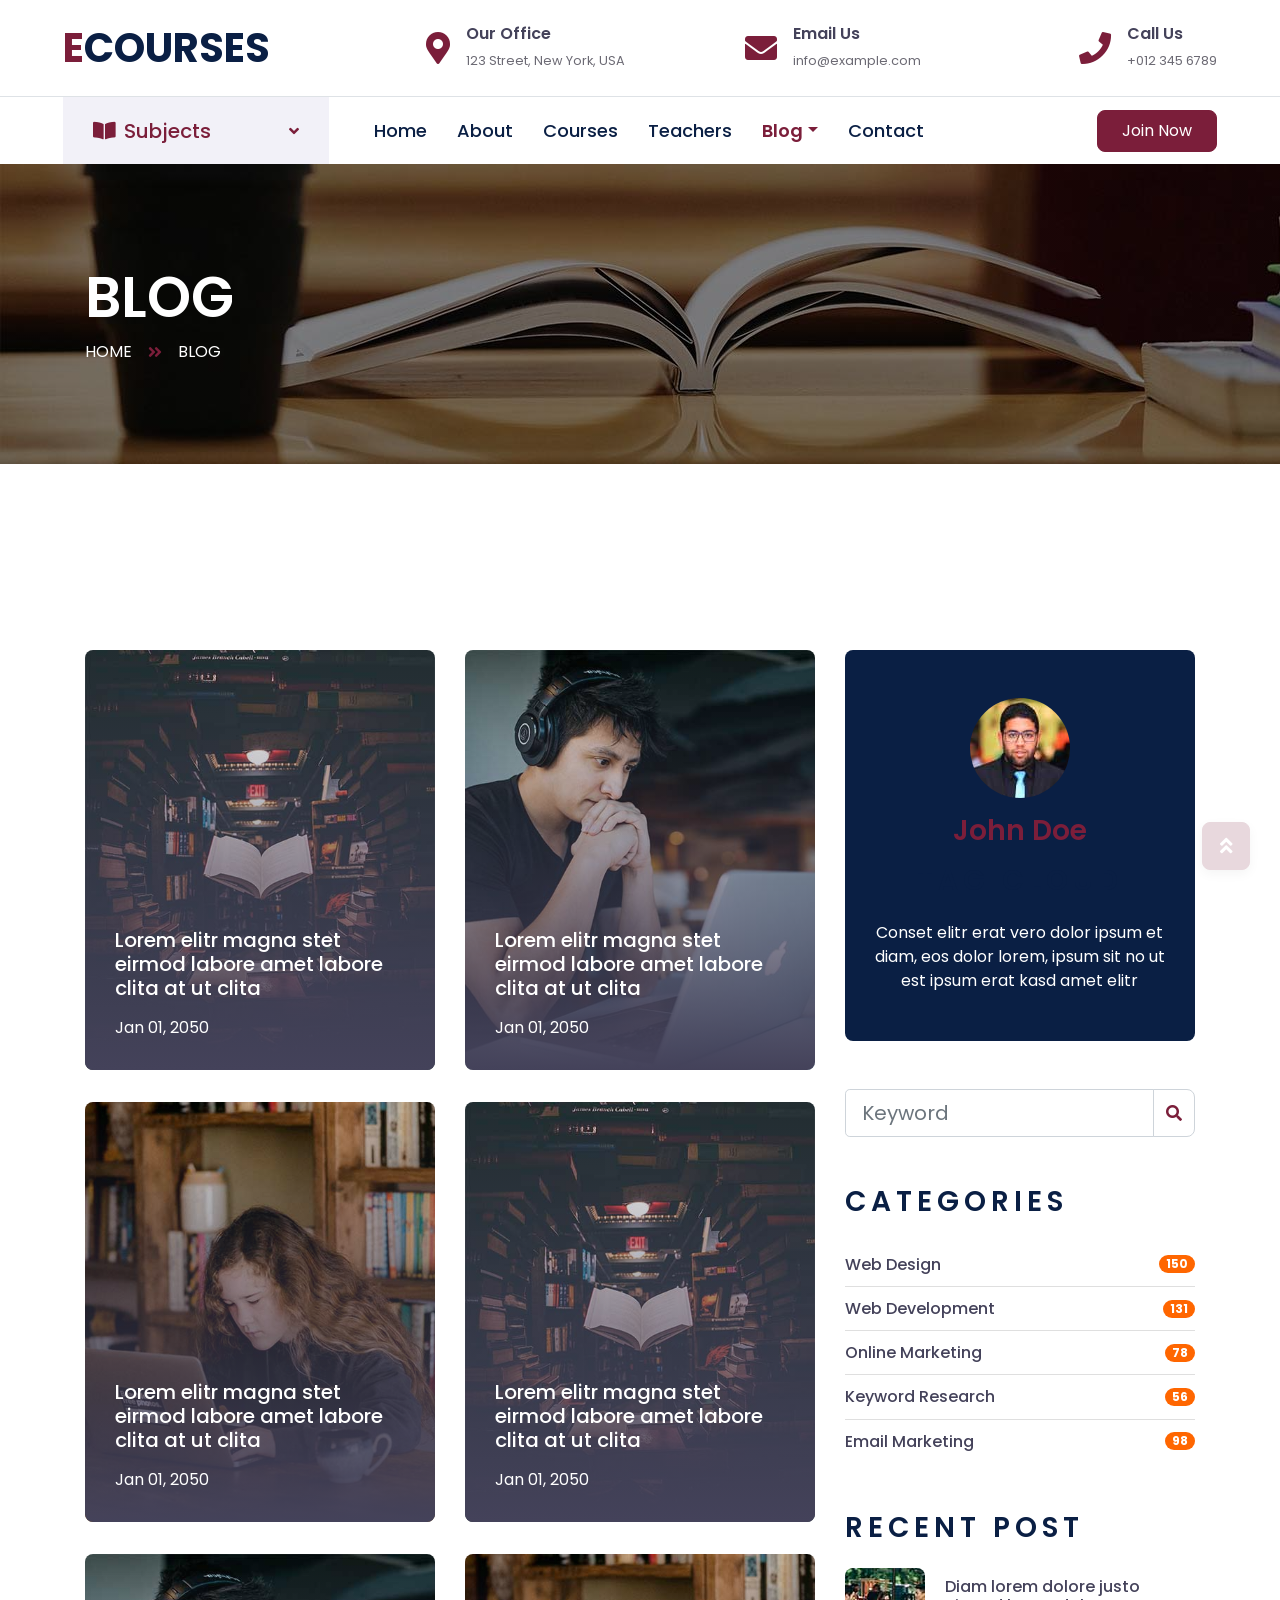
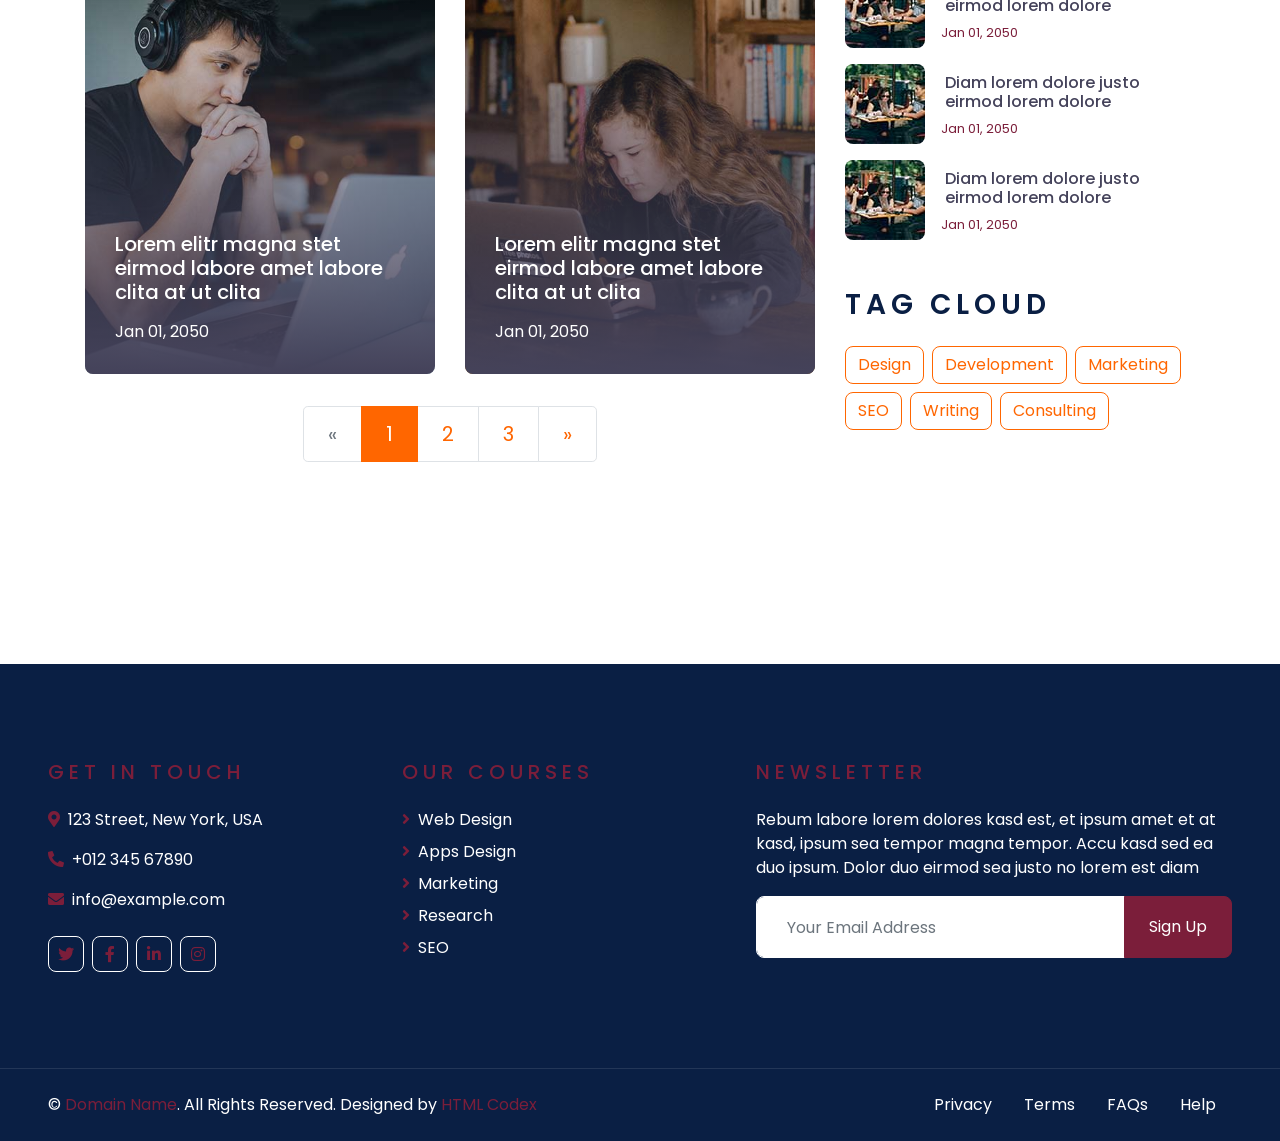
<file: blog.html>
<!DOCTYPE html>
<html lang="en">

<head>
    <meta charset="utf-8">
    <title>ECOURSES - Online Courses HTML Template</title>
    <meta content="width=device-width, initial-scale=1.0" name="viewport">
    <meta content="Free HTML Templates" name="keywords">
    <meta content="Free HTML Templates" name="description">

    <!-- Favicon -->
    <link href="img/favicon.ico" rel="icon">

    <!-- Google Web Fonts -->
    <link rel="preconnect" href="https://fonts.gstatic.com">
    <link href="https://fonts.googleapis.com/css2?family=Poppins:wght@400;500;600;700&display=swap" rel="stylesheet"> 

    <!-- Font Awesome -->
    <link href="https://cdnjs.cloudflare.com/ajax/libs/font-awesome/5.10.0/css/all.min.css" rel="stylesheet">

    <!-- Libraries Stylesheet -->
    <link href="lib/owlcarousel/assets/owl.carousel.min.css" rel="stylesheet">

    <!-- Customized Bootstrap Stylesheet -->
    <link href="css/style.css" rel="stylesheet">
</head>

<body>
    <!-- Topbar Start -->
    <div class="container-fluid d-none d-lg-block">
        <div class="row align-items-center py-4 px-xl-5">
            <div class="col-lg-3">
                <a href="" class="text-decoration-none">
                    <h1 class="m-0"><span class="text-primary">E</span>COURSES</h1>
                </a>
            </div>
            <div class="col-lg-3 text-right">
                <div class="d-inline-flex align-items-center">
                    <i class="fa fa-2x fa-map-marker-alt text-primary mr-3"></i>
                    <div class="text-left">
                        <h6 class="font-weight-semi-bold mb-1">Our Office</h6>
                        <small>123 Street, New York, USA</small>
                    </div>
                </div>
            </div>
            <div class="col-lg-3 text-right">
                <div class="d-inline-flex align-items-center">
                    <i class="fa fa-2x fa-envelope text-primary mr-3"></i>
                    <div class="text-left">
                        <h6 class="font-weight-semi-bold mb-1">Email Us</h6>
                        <small>info@example.com</small>
                    </div>
                </div>
            </div>
            <div class="col-lg-3 text-right">
                <div class="d-inline-flex align-items-center">
                    <i class="fa fa-2x fa-phone text-primary mr-3"></i>
                    <div class="text-left">
                        <h6 class="font-weight-semi-bold mb-1">Call Us</h6>
                        <small>+012 345 6789</small>
                    </div>
                </div>
            </div>
        </div>
    </div>
    <!-- Topbar End -->


    <!-- Navbar Start -->
    <div class="container-fluid">
        <div class="row border-top px-xl-5">
            <div class="col-lg-3 d-none d-lg-block">
                <a class="d-flex align-items-center justify-content-between bg-secondary w-100 text-decoration-none" data-toggle="collapse" href="#navbar-vertical" style="height: 67px; padding: 0 30px;">
                    <h5 class="text-primary m-0"><i class="fa fa-book-open mr-2"></i>Subjects</h5>
                    <i class="fa fa-angle-down text-primary"></i>
                </a>
                <nav class="collapse position-absolute navbar navbar-vertical navbar-light align-items-start p-0 border border-top-0 border-bottom-0 bg-light" id="navbar-vertical" style="width: calc(100% - 30px); z-index: 9;">
                    <div class="navbar-nav w-100">
                        <div class="nav-item dropdown">
                            <a href="#" class="nav-link" data-toggle="dropdown">Web Design <i class="fa fa-angle-down float-right mt-1"></i></a>
                            <div class="dropdown-menu position-absolute bg-secondary border-0 rounded-0 w-100 m-0">
                                <a href="" class="dropdown-item">HTML</a>
                                <a href="" class="dropdown-item">CSS</a>
                                <a href="" class="dropdown-item">jQuery</a>
                            </div>
                        </div>
                        <a href="" class="nav-item nav-link">Apps Design</a>
                        <a href="" class="nav-item nav-link">Marketing</a>
                        <a href="" class="nav-item nav-link">Research</a>
                        <a href="" class="nav-item nav-link">SEO</a>
                    </div>
                </nav>
            </div>
            <div class="col-lg-9">
                <nav class="navbar navbar-expand-lg bg-light navbar-light py-3 py-lg-0 px-0">
                    <a href="" class="text-decoration-none d-block d-lg-none">
                        <h1 class="m-0"><span class="text-primary">E</span>COURSES</h1>
                    </a>
                    <button type="button" class="navbar-toggler" data-toggle="collapse" data-target="#navbarCollapse">
                        <span class="navbar-toggler-icon"></span>
                    </button>
                    <div class="collapse navbar-collapse justify-content-between" id="navbarCollapse">
                        <div class="navbar-nav py-0">
                            <a href="index.html" class="nav-item nav-link">Home</a>
                            <a href="about.html" class="nav-item nav-link">About</a>
                            <a href="course.html" class="nav-item nav-link">Courses</a>
                            <a href="teacher.html" class="nav-item nav-link">Teachers</a>
                            <div class="nav-item dropdown">
                                <a href="#" class="nav-link dropdown-toggle active" data-toggle="dropdown">Blog</a>
                                <div class="dropdown-menu rounded-0 m-0">
                                    <a href="blog.html" class="dropdown-item active">Blog Grid</a>
                                    <a href="single.html" class="dropdown-item">Blog Detail</a>
                                </div>
                            </div>
                            <a href="contact.html" class="nav-item nav-link">Contact</a>
                        </div>
                        <a class="btn btn-primary py-2 px-4 ml-auto d-none d-lg-block" href="">Join Now</a>
                    </div>
                </nav>
            </div>
        </div>
    </div>
    <!-- Navbar End -->


    <!-- Header Start -->
    <div class="container-fluid page-header" style="margin-bottom: 90px;">
        <div class="container">
            <div class="d-flex flex-column justify-content-center" style="min-height: 300px">
                <h3 class="display-4 text-white text-uppercase">Blog</h3>
                <div class="d-inline-flex text-white">
                    <p class="m-0 text-uppercase"><a class="text-white" href="">Home</a></p>
                    <i class="fa fa-angle-double-right pt-1 px-3"></i>
                    <p class="m-0 text-uppercase">Blog</p>
                </div>
            </div>
        </div>
    </div>
    <!-- Header End -->


    <!-- Blog Start -->
    <div class="container-fluid py-5">
        <div class="container py-5">
            <div class="row">
                <div class="col-lg-8">
                    <div class="row pb-3">
                        <div class="col-lg-6 mb-4">
                            <div class="blog-item position-relative overflow-hidden rounded mb-2">
                                <img class="img-fluid" src="img/blog-1.jpg" alt="">
                                <a class="blog-overlay text-decoration-none" href="">
                                    <h5 class="text-white mb-3">Lorem elitr magna stet eirmod labore amet labore clita at ut clita</h5>
                                    <p class="text-primary m-0">Jan 01, 2050</p>
                                </a>
                            </div>
                        </div>
                        <div class="col-lg-6 mb-4">
                            <div class="blog-item position-relative overflow-hidden rounded mb-2">
                                <img class="img-fluid" src="img/blog-2.jpg" alt="">
                                <a class="blog-overlay text-decoration-none" href="">
                                    <h5 class="text-white mb-3">Lorem elitr magna stet eirmod labore amet labore clita at ut clita</h5>
                                    <p class="text-primary m-0">Jan 01, 2050</p>
                                </a>
                            </div>
                        </div>
                        <div class="col-lg-6 mb-4">
                            <div class="blog-item position-relative overflow-hidden rounded mb-2">
                                <img class="img-fluid" src="img/blog-3.jpg" alt="">
                                <a class="blog-overlay text-decoration-none" href="">
                                    <h5 class="text-white mb-3">Lorem elitr magna stet eirmod labore amet labore clita at ut clita</h5>
                                    <p class="text-primary m-0">Jan 01, 2050</p>
                                </a>
                            </div>
                        </div>
                        <div class="col-lg-6 mb-4">
                            <div class="blog-item position-relative overflow-hidden rounded mb-2">
                                <img class="img-fluid" src="img/blog-1.jpg" alt="">
                                <a class="blog-overlay text-decoration-none" href="">
                                    <h5 class="text-white mb-3">Lorem elitr magna stet eirmod labore amet labore clita at ut clita</h5>
                                    <p class="text-primary m-0">Jan 01, 2050</p>
                                </a>
                            </div>
                        </div>
                        <div class="col-lg-6 mb-4">
                            <div class="blog-item position-relative overflow-hidden rounded mb-2">
                                <img class="img-fluid" src="img/blog-2.jpg" alt="">
                                <a class="blog-overlay text-decoration-none" href="">
                                    <h5 class="text-white mb-3">Lorem elitr magna stet eirmod labore amet labore clita at ut clita</h5>
                                    <p class="text-primary m-0">Jan 01, 2050</p>
                                </a>
                            </div>
                        </div>
                        <div class="col-lg-6 mb-4">
                            <div class="blog-item position-relative overflow-hidden rounded mb-2">
                                <img class="img-fluid" src="img/blog-3.jpg" alt="">
                                <a class="blog-overlay text-decoration-none" href="">
                                    <h5 class="text-white mb-3">Lorem elitr magna stet eirmod labore amet labore clita at ut clita</h5>
                                    <p class="text-primary m-0">Jan 01, 2050</p>
                                </a>
                            </div>
                        </div>
                        <div class="col-12">
                            <nav aria-label="Page navigation">
                                <ul class="pagination pagination-lg justify-content-center mb-0">
                                  <li class="page-item disabled">
                                    <a class="page-link" href="#" aria-label="Previous">
                                      <span aria-hidden="true">&laquo;</span>
                                      <span class="sr-only">Previous</span>
                                    </a>
                                  </li>
                                  <li class="page-item active"><a class="page-link" href="#">1</a></li>
                                  <li class="page-item"><a class="page-link" href="#">2</a></li>
                                  <li class="page-item"><a class="page-link" href="#">3</a></li>
                                  <li class="page-item">
                                    <a class="page-link" href="#" aria-label="Next">
                                      <span aria-hidden="true">&raquo;</span>
                                      <span class="sr-only">Next</span>
                                    </a>
                                  </li>
                                </ul>
                              </nav>
                        </div>
                    </div>
                </div>
    
                <div class="col-lg-4 mt-5 mt-lg-0">
                    <!-- Author Bio -->
                    <div class="d-flex flex-column text-center bg-dark rounded mb-5 py-5 px-4">
                        <img src="img/user.jpg" class="img-fluid rounded-circle mx-auto mb-3" style="width: 100px;">
                        <h3 class="text-primary mb-3">John Doe</h3>
                        <h3 class="text-uppercase mb-4" style="letter-spacing: 5px;">Tag Cloud</h3>
                        <p class="text-white m-0">Conset elitr erat vero dolor ipsum et diam, eos dolor lorem, ipsum sit no ut est  ipsum erat kasd amet elitr</p>
                    </div>
    
                    <!-- Search Form -->
                    <div class="mb-5">
                        <form action="">
                            <div class="input-group">
                                <input type="text" class="form-control form-control-lg" placeholder="Keyword">
                                <div class="input-group-append">
                                    <span class="input-group-text bg-transparent text-primary"><i
                                            class="fa fa-search"></i></span>
                                </div>
                            </div>
                        </form>
                    </div>
    
                    <!-- Category List -->
                    <div class="mb-5">
                        <h3 class="text-uppercase mb-4" style="letter-spacing: 5px;">Categories</h3>
                        <ul class="list-group list-group-flush">
                            <li class="list-group-item d-flex justify-content-between align-items-center px-0">
                                <a href="" class="text-decoration-none h6 m-0">Web Design</a>
                                <span class="badge badge-primary badge-pill">150</span>
                            </li>
                            <li class="list-group-item d-flex justify-content-between align-items-center px-0">
                                <a href="" class="text-decoration-none h6 m-0">Web Development</a>
                                <span class="badge badge-primary badge-pill">131</span>
                            </li>
                            <li class="list-group-item d-flex justify-content-between align-items-center px-0">
                                <a href="" class="text-decoration-none h6 m-0">Online Marketing</a>
                                <span class="badge badge-primary badge-pill">78</span>
                            </li>
                            <li class="list-group-item d-flex justify-content-between align-items-center px-0">
                                <a href="" class="text-decoration-none h6 m-0">Keyword Research</a>
                                <span class="badge badge-primary badge-pill">56</span>
                            </li>
                            <li class="list-group-item d-flex justify-content-between align-items-center px-0">
                                <a href="" class="text-decoration-none h6 m-0">Email Marketing</a>
                                <span class="badge badge-primary badge-pill">98</span>
                            </li>
                        </ul>
                    </div>
    
                    <!-- Recent Post -->
                    <div class="mb-5">
                        <h3 class="text-uppercase mb-4" style="letter-spacing: 5px;">Recent Post</h3>
                        <a class="d-flex align-items-center text-decoration-none mb-3" href="">
                            <img class="img-fluid rounded" src="img/blog-80x80.jpg" alt="">
                            <div class="pl-3">
                                <h6 class="m-1">Diam lorem dolore justo eirmod lorem dolore</h6>
                                <small>Jan 01, 2050</small>
                            </div>
                        </a>
                        <a class="d-flex align-items-center text-decoration-none mb-3" href="">
                            <img class="img-fluid rounded" src="img/blog-80x80.jpg" alt="">
                            <div class="pl-3">
                                <h6 class="m-1">Diam lorem dolore justo eirmod lorem dolore</h6>
                                <small>Jan 01, 2050</small>
                            </div>
                        </a>
                        <a class="d-flex align-items-center text-decoration-none mb-3" href="">
                            <img class="img-fluid rounded" src="img/blog-80x80.jpg" alt="">
                            <div class="pl-3">
                                <h6 class="m-1">Diam lorem dolore justo eirmod lorem dolore</h6>
                                <small>Jan 01, 2050</small>
                            </div>
                        </a>
                    </div>
    
                    <!-- Tag Cloud -->
                    <div class="mb-5">
                        <h3 class="text-uppercase mb-4" style="letter-spacing: 5px;">Tag Cloud</h3>
                        <div class="d-flex flex-wrap m-n1">
                            <a href="" class="btn btn-outline-primary m-1">Design</a>
                            <a href="" class="btn btn-outline-primary m-1">Development</a>
                            <a href="" class="btn btn-outline-primary m-1">Marketing</a>
                            <a href="" class="btn btn-outline-primary m-1">SEO</a>
                            <a href="" class="btn btn-outline-primary m-1">Writing</a>
                            <a href="" class="btn btn-outline-primary m-1">Consulting</a>
                        </div>
                    </div>
                </div>
            </div>
        </div>
    </div>
    <!-- Blog End -->


    <!-- Footer Start -->
    <div class="container-fluid bg-dark text-white py-5 px-sm-3 px-lg-5" style="margin-top: 90px;">
        <div class="row pt-5">
            <div class="col-lg-7 col-md-12">
                <div class="row">
                    <div class="col-md-6 mb-5">
                        <h5 class="text-primary text-uppercase mb-4" style="letter-spacing: 5px;">Get In Touch</h5>
                        <p><i class="fa fa-map-marker-alt mr-2"></i>123 Street, New York, USA</p>
                        <p><i class="fa fa-phone-alt mr-2"></i>+012 345 67890</p>
                        <p><i class="fa fa-envelope mr-2"></i>info@example.com</p>
                        <div class="d-flex justify-content-start mt-4">
                            <a class="btn btn-outline-light btn-square mr-2" href="#"><i class="fab fa-twitter"></i></a>
                            <a class="btn btn-outline-light btn-square mr-2" href="#"><i class="fab fa-facebook-f"></i></a>
                            <a class="btn btn-outline-light btn-square mr-2" href="#"><i class="fab fa-linkedin-in"></i></a>
                            <a class="btn btn-outline-light btn-square" href="#"><i class="fab fa-instagram"></i></a>
                        </div>
                    </div>
                    <div class="col-md-6 mb-5">
                        <h5 class="text-primary text-uppercase mb-4" style="letter-spacing: 5px;">Our Courses</h5>
                        <div class="d-flex flex-column justify-content-start">
                            <a class="text-white mb-2" href="#"><i class="fa fa-angle-right mr-2"></i>Web Design</a>
                            <a class="text-white mb-2" href="#"><i class="fa fa-angle-right mr-2"></i>Apps Design</a>
                            <a class="text-white mb-2" href="#"><i class="fa fa-angle-right mr-2"></i>Marketing</a>
                            <a class="text-white mb-2" href="#"><i class="fa fa-angle-right mr-2"></i>Research</a>
                            <a class="text-white" href="#"><i class="fa fa-angle-right mr-2"></i>SEO</a>
                        </div>
                    </div>
                </div>
            </div>
            <div class="col-lg-5 col-md-12 mb-5">
                <h5 class="text-primary text-uppercase mb-4" style="letter-spacing: 5px;">Newsletter</h5>
                <p>Rebum labore lorem dolores kasd est, et ipsum amet et at kasd, ipsum sea tempor magna tempor. Accu kasd sed ea duo ipsum. Dolor duo eirmod sea justo no lorem est diam</p>
                <div class="w-100">
                    <div class="input-group">
                        <input type="text" class="form-control border-light" style="padding: 30px;" placeholder="Your Email Address">
                        <div class="input-group-append">
                            <button class="btn btn-primary px-4">Sign Up</button>
                        </div>
                    </div>
                </div>
            </div>
        </div>
    </div>
    <div class="container-fluid bg-dark text-white border-top py-4 px-sm-3 px-md-5" style="border-color: rgba(256, 256, 256, .1) !important;">
        <div class="row">
            <div class="col-lg-6 text-center text-md-left mb-3 mb-md-0">
                <p class="m-0 text-white">&copy; <a href="#">Domain Name</a>. All Rights Reserved. Designed by <a href="https://htmlcodex.com">HTML Codex</a>
                </p>
            </div>
            <div class="col-lg-6 text-center text-md-right">
                <ul class="nav d-inline-flex">
                    <li class="nav-item">
                        <a class="nav-link text-white py-0" href="#">Privacy</a>
                    </li>
                    <li class="nav-item">
                        <a class="nav-link text-white py-0" href="#">Terms</a>
                    </li>
                    <li class="nav-item">
                        <a class="nav-link text-white py-0" href="#">FAQs</a>
                    </li>
                    <li class="nav-item">
                        <a class="nav-link text-white py-0" href="#">Help</a>
                    </li>
                </ul>
            </div>
        </div>
    </div>
    <!-- Footer End -->


    <!-- Back to Top -->
    <a href="#" class="btn btn-lg btn-primary btn-lg-square back-to-top"><i class="fa fa-angle-double-up"></i></a>


    <!-- JavaScript Libraries -->
    <script src="https://code.jquery.com/jquery-3.4.1.min.js"></script>
    <script src="https://stackpath.bootstrapcdn.com/bootstrap/4.4.1/js/bootstrap.bundle.min.js"></script>
    <script src="lib/easing/easing.min.js"></script>
    <script src="lib/owlcarousel/owl.carousel.min.js"></script>

    <!-- Contact Javascript File -->
    <script src="mail/jqBootstrapValidation.min.js"></script>
    <script src="mail/contact.js"></script>

    <!-- Template Javascript -->
    <script src="js/main.js"></script>
</body>

</html>
</file>
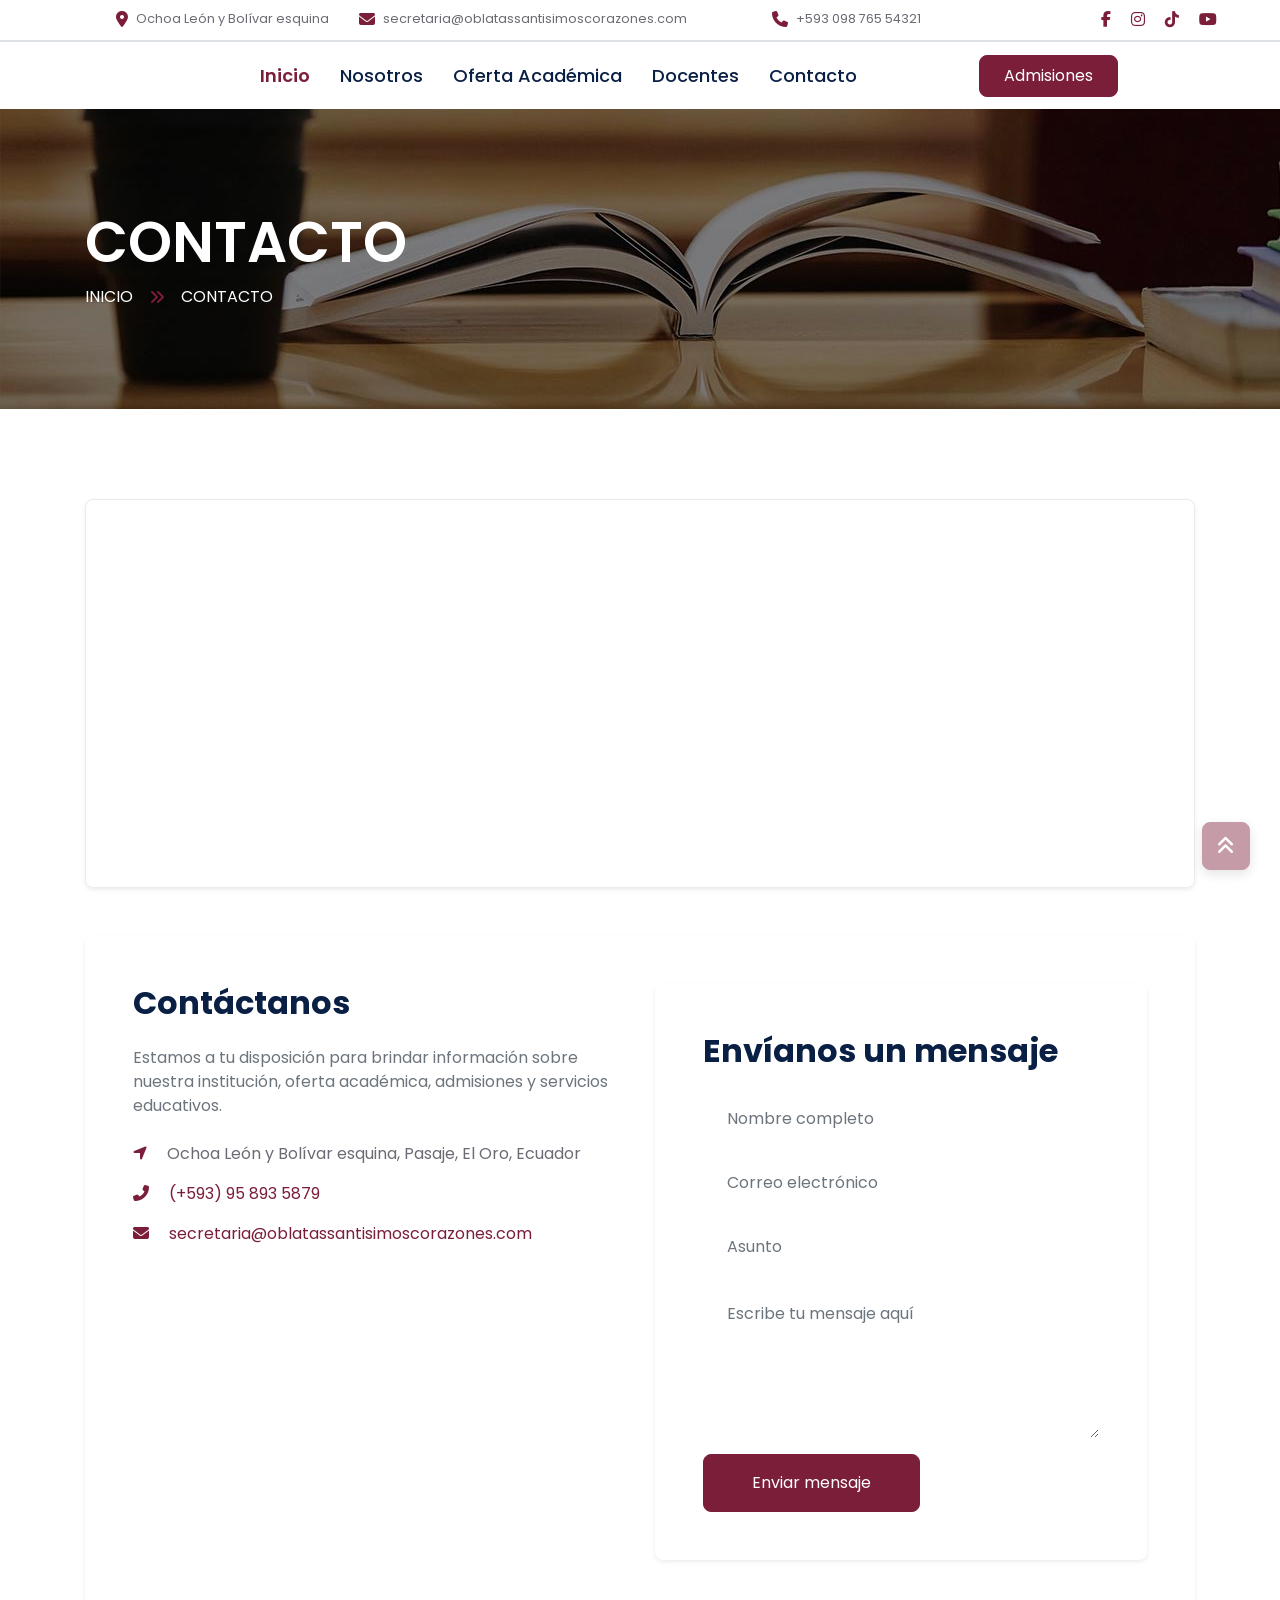
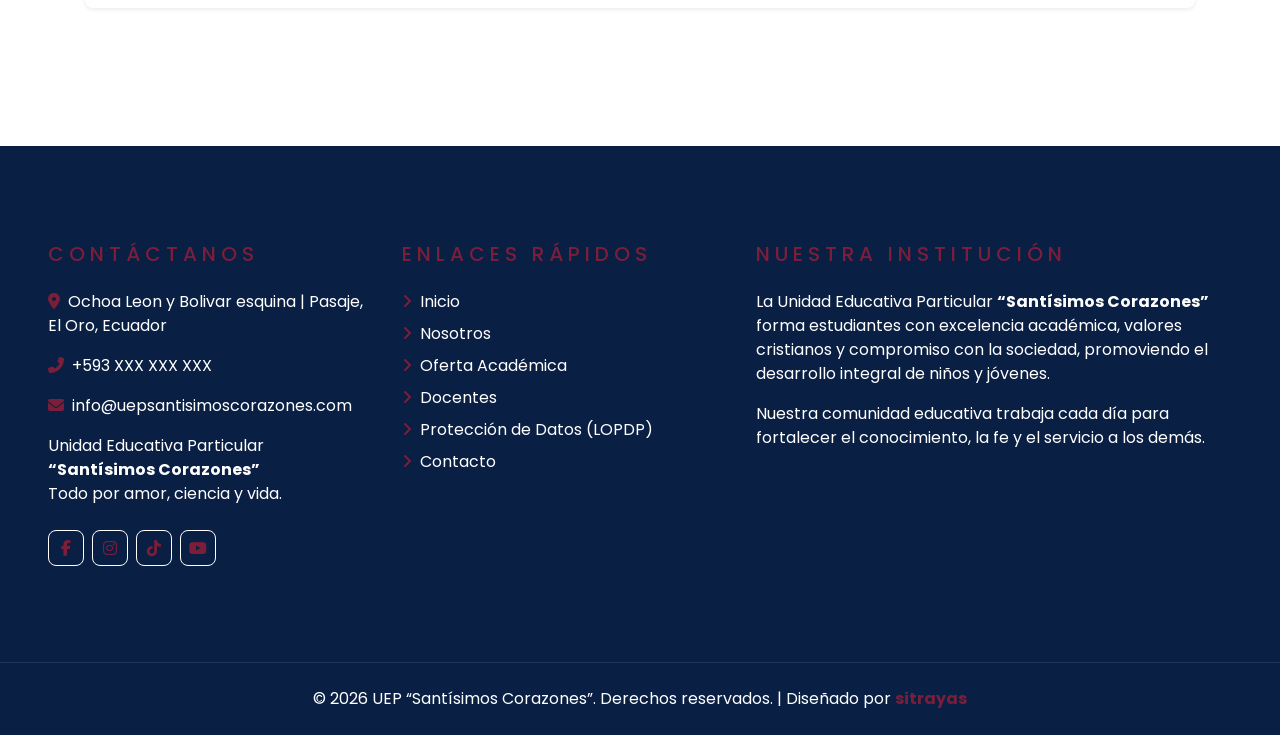
<file: contact.html>
<!DOCTYPE html>
<html lang="es">

<head>
    <meta charset="utf-8">
    <title>UEP Santisimos Corazones</title>
    <meta content="width=device-width, initial-scale=1.0" name="viewport">
   <meta content="Unidad Educativa Particular Santísimos Corazones, Pasaje, El Oro, educación, colegio, EGB, BGU, inicial" name="keywords">
<meta content="Sitio web oficial de la Unidad Educativa Particular Santísimos Corazones. Educación con valores, excelencia académica e innovación educativa en Pasaje, El Oro." name="description">

    <!-- Favicon -->
    <link href="img/favicon.ico" rel="icon">

    <!-- Google Web Fonts -->
    <link rel="preconnect" href="https://fonts.gstatic.com">
    <link href="https://fonts.googleapis.com/css2?family=Poppins:wght@400;500;600;700&display=swap" rel="stylesheet"> 

   
    <!-- Libraries Stylesheet -->
    <link href="lib/owlcarousel/assets/owl.carousel.min.css" rel="stylesheet">

    <!-- Customized Bootstrap Stylesheet -->
    <link href="css/style.css" rel="stylesheet">


    <link href="https://cdnjs.cloudflare.com/ajax/libs/font-awesome/6.5.1/css/all.min.css" rel="stylesheet">
</head>

<body>
   <!-- Topbar Start -->
<div class="container-fluid d-none d-lg-block bg-light border-bottom">
    <div class="row align-items-center py-2 px-xl-5">

        <!-- Ubicación -->
        <div class="col-lg-3 text-right">
            <div class="d-inline-flex align-items-center">
                <i class="fa fa-map-marker-alt text-primary mr-2"></i>
                <small>Ochoa León y Bolívar esquina</small>
            </div>
        </div>

        <!-- Correo -->
        <div class="col-lg-3 text-right">
            <div class="d-inline-flex align-items-center">
                <i class="fa fa-envelope text-primary mr-2"></i>
                <small>secretaria@oblatassantisimoscorazones.com</small>
            </div>
        </div>

        <!-- Teléfono -->
        <div class="col-lg-3 text-right">
            <div class="d-inline-flex align-items-center">
                <i class="fa fa-phone text-primary mr-2"></i>
                <small>+593 098 765 54321</small>
            </div>
        </div>

        <!-- Redes sociales -->
        <div class="col-lg-3 text-right">

            <a class="text-primary mr-3" href="#">
                <i class="fab fa-facebook-f"></i>
            </a>

            <a class="text-primary mr-3" href="#">
                <i class="fab fa-instagram"></i>
            </a>

            <a class="text-primary mr-3" href="#">
                <i class="fab fa-tiktok"></i>
            </a>

            <a class="text-primary" href="#">
                <i class="fab fa-youtube"></i>
            </a>

        </div>

    </div>
</div>
<!-- Topbar End -->
   


    <!-- Navbar Start -->
   <div class="container-fluid">
    <div class="row border-top px-xl-5 justify-content-center">
        <div class="col-lg-10">
            <nav class="navbar navbar-expand-lg bg-light navbar-light py-3 py-lg-0 px-0">
              
                   <a href="" class="text-decoration-none d-block d-lg-none">
                        <h1 class="m-0"><span class="text-primary">UEP</span> SC</h1>
                    </a>

                <button type="button" class="navbar-toggler" data-toggle="collapse" data-target="#navbarCollapse">
                    <span class="navbar-toggler-icon"></span>
                </button>

                <div class="collapse navbar-collapse" id="navbarCollapse">
                    <div class="navbar-nav py-0 mx-auto" style="margin-left: 80px;">
                        <a href="index.html" class="nav-item nav-link active">Inicio</a>
                        <a href="index.html" class="nav-item nav-link">Nosotros</a>
                        <a href="index.html" class="nav-item nav-link">Oferta Académica</a>
                        <a href="index.html" class="nav-item nav-link">Docentes</a>
                 
                       <div class="nav-item dropdown">
                    <!--    <a href="#" class="nav-link dropdown-toggle" data-toggle="dropdown">Noticias</a>
                         <div class="dropdown-menu rounded-0 m-0">
                                             
                     Pestanas de blog

                                <a href="blog.html" class="dropdown-item">Publicaciones</a>
                                <a href="single.html" class="dropdown-item">Detalle</a>
                           

                            </div>    -->
                        </div>
                        <a href="contact.html" class="nav-item nav-link">Contacto</a>
                    </div>

                    <a class="btn btn-primary py-2 px-4 d-none d-lg-block ml-4" href="">Admisiones</a>
                </div>
            </nav>
        </div>
    </div>
</div>
    <!-- Navbar End -->


    <!-- Header Start -->
    <div class="container-fluid page-header" style="margin-bottom: 90px;">
        <div class="container">
            <div class="d-flex flex-column justify-content-center" style="min-height: 300px">
                <h3 class="display-4 text-white text-uppercase">Contacto</h3>
                <div class="d-inline-flex text-white">
                    <p class="m-0 text-uppercase"><a class="text-white" href="">Inicio</a></p>
                    <i class="fa fa-angle-double-right pt-1 px-3"></i>
                    <p class="m-0 text-uppercase">Contacto</p>
                </div>
            </div>
        </div>
    </div>
    <!-- Header End -->


    <!-- Contact Start -->
     <div class="container-fluid pb-5">
        <div class="container">

            <!-- MAPA -->
            <div class="row justify-content-center mb-5">
                <div class="col-lg-12">
                    <div class="rounded overflow-hidden shadow-sm" style="border: 1px solid #e9ecef;">
                        <iframe
                            src="https://www.google.com/maps?q=MCVJ+W5W,+Pasaje,+Ecuador&output=embed"
                            width="100%"
                            height="380"
                            style="border:0;"
                            allowfullscreen=""
                            loading="lazy"
                            referrerpolicy="no-referrer-when-downgrade">
                        </iframe>
                    </div>
                </div>
            </div>

            <!-- BLOQUE DE CONTACTO -->
            <div class="row justify-content-center">
                <div class="col-lg-12">
                    <div class="bg-light rounded p-5 shadow-sm">
                        <div class="row">

                            <div class="col-lg-6 mb-4 mb-lg-0">
                                <h2 class="mb-4">Contáctanos</h2>
                                <p class="mb-4 text-muted">
                                    Estamos a tu disposición para brindar información sobre nuestra institución,
                                    oferta académica, admisiones y servicios educativos.
                                </p>

                                <p class="mb-3">
                                    <i class="fa fa-location-arrow text-primary mr-3"></i>
                                    Ochoa León y Bolívar esquina, Pasaje, El Oro, Ecuador
                                </p>

                                <p class="mb-3">
                                    <i class="fa fa-phone-alt text-primary mr-3"></i>
                                    <a href="tel:+593958935879">(+593) 95 893 5879</a>
                                </p>

                                <p class="mb-0">
                                    <i class="fa fa-envelope text-primary mr-3"></i>
                                    <a href="mailto:secretaria@oblatassantisimoscorazones.com">
                                        secretaria@oblatassantisimoscorazones.com
                                    </a>
                                </p>
                            </div>

                            <div class="col-lg-6">
                                  <div class="bg-white rounded shadow-sm p-4 p-lg-5">
                                <h2 class="mb-4">Envíanos un mensaje</h2>

                                <form>
                                    <div class="form-group">
                                        <input type="text" class="form-control border-0 p-4" placeholder="Nombre completo" required>
                                    </div>

                                    <div class="form-group">
                                        <input type="email" class="form-control border-0 p-4" placeholder="Correo electrónico" required>
                                    </div>

                                    <div class="form-group">
                                        <input type="text" class="form-control border-0 p-4" placeholder="Asunto" required>
                                    </div>

                                    <div class="form-group">
                                        <textarea class="form-control border-0 py-3 px-4" rows="5" placeholder="Escribe tu mensaje aquí" required></textarea>
                                    </div>

                                    <button class="btn btn-primary py-3 px-5" type="submit">
                                        Enviar mensaje
                                    </button>
                                </form>
                                </div>
                            </div>

                        </div>
                    </div>
                </div>
            </div>

        </div>
    </div>
    <!-- Contacto End -->


       <!-- Footer Start -->
  
    
    <div class="container-fluid bg-dark text-white py-5 px-sm-3 px-lg-5" style="margin-top: 90px;">
    <div class="row pt-5">

        <div class="col-lg-7 col-md-12">
            <div class="row">

                <!-- CONTACTO -->
                <div class="col-md-6 mb-5">
                    <h5 class="text-primary text-uppercase mb-4" style="letter-spacing: 5px;">Contáctanos</h5>

                    <p><i class="fa fa-map-marker-alt mr-2"></i>Ochoa Leon y Bolivar esquina | Pasaje, El Oro, Ecuador</p>
                    
                    <p><i class="fa fa-phone-alt mr-2"></i>+593 XXX XXX XXX</p>
                    <p><i class="fa fa-envelope mr-2"></i>info@uepsantisimoscorazones.com</p>

                    <p class="mt-3">
                        Unidad Educativa Particular <br>
                        <strong>“Santísimos Corazones”</strong><br>
                        Todo por amor, ciencia y vida.
                    </p>

                    <div class="d-flex justify-content-start mt-4">
                       <a class="btn btn-outline-light btn-square mr-2" href="https://facebook.com/tu_pagina" target="_blank">
    <i class="fab fa-facebook-f"></i>
</a>

<a class="btn btn-outline-light btn-square mr-2" href="https://instagram.com/tu_pagina" target="_blank">
    <i class="fab fa-instagram"></i>
</a>

<a class="btn btn-outline-light btn-square mr-2" href="https://tiktok.com/@tu_usuario" target="_blank">
    <i class="fab fa-tiktok"></i>
</a>

<a class="btn btn-outline-light btn-square" href="https://youtube.com/@tu_canal" target="_blank">
    <i class="fab fa-youtube"></i>
</a>
                    </div>
                </div>

                <!-- ENLACES -->
                <div class="col-md-6 mb-5">
                    <h5 class="text-primary text-uppercase mb-4" style="letter-spacing: 5px;">Enlaces rápidos</h5>

                    <div class="d-flex flex-column justify-content-start">

                         <a class="text-white mb-2" href="index.html">
            <i class="fa fa-angle-right mr-2"></i>Inicio
        </a>

        <a class="text-white mb-2" href="about.html">
            <i class="fa fa-angle-right mr-2"></i>Nosotros
        </a>

        <a class="text-white mb-2" href="course.html">
            <i class="fa fa-angle-right mr-2"></i>Oferta Académica
        </a>

        <a class="text-white mb-2" href="teacher.html">
            <i class="fa fa-angle-right mr-2"></i>Docentes
        </a>

        <a class="text-white mb-2" href="lopdp.html">
            <i class="fa fa-angle-right mr-2"></i>Protección de Datos (LOPDP)
        </a>

        <a class="text-white" href="contact.html">
            <i class="fa fa-angle-right mr-2"></i>Contacto
        </a>

                    </div>
                </div>

            </div>
        </div>

        <!-- INFORMACIÓN -->
        <div class="col-lg-5 col-md-12 mb-5">
            <h5 class="text-primary text-uppercase mb-4" style="letter-spacing: 5px;">Nuestra Institución</h5>

            <p>
                La Unidad Educativa Particular <strong>“Santísimos Corazones”</strong> forma
                estudiantes con excelencia académica, valores cristianos y compromiso con la
                sociedad, promoviendo el desarrollo integral de niños y jóvenes.
            </p>

            <p>
                Nuestra comunidad educativa trabaja cada día para fortalecer el conocimiento,
                la fe y el servicio a los demás.
            </p>

        </div>

    </div>
</div>

<div class="container-fluid bg-dark text-white border-top py-4 px-sm-3 px-md-5"
                 style="border-color: rgba(256, 256, 256, .1) !important;">

    <div class="row">
        <div class="col-12 text-center">
            <p class="m-0 text-white">
                &copy; 2026 UEP “Santísimos Corazones”.
                Derechos reservados. |
                Diseñado por
                <a class="text-primary font-weight-bold" href="https://sitrayas.com" target="_blank">
                    sitrayas
                </a>
            </p>
        </div>
    </div>

        </div>

       <!--   <div class="col-lg-6 text-center text-md-right">

          <ul class="nav d-inline-flex">

                <li class="nav-item">
                    <a class="nav-link text-white py-0" href="#">Política de privacidad</a>
                </li>

                <li class="nav-item">
                    <a class="nav-link text-white py-0" href="#">Términos y condiciones</a>
                </li>

                <li class="nav-item">
                    <a class="nav-link text-white py-0" href="#">Preguntas frecuentes</a>
                </li>

                <li class="nav-item">
                    <a class="nav-link text-white py-0" href="#">Soporte</a>
                </li>

            </ul>

        </div> -->

    </div>

</div>


    <!-- Footer End -->


    <!-- Back to Top -->
    <a href="#" class="btn btn-lg btn-primary btn-lg-square back-to-top"><i class="fa fa-angle-double-up"></i></a>


    <!-- JavaScript Libraries -->
    <script src="https://code.jquery.com/jquery-3.4.1.min.js"></script>
    <script src="https://stackpath.bootstrapcdn.com/bootstrap/4.4.1/js/bootstrap.bundle.min.js"></script>
    <script src="lib/easing/easing.min.js"></script>
    <script src="lib/owlcarousel/owl.carousel.min.js"></script>

    <!-- Contact Javascript File -->
    <script src="mail/jqBootstrapValidation.min.js"></script>
    <script src="mail/contact.js"></script>

    <!-- Template Javascript -->
    <script src="js/main.js"></script>
</body>

</html>
</file>
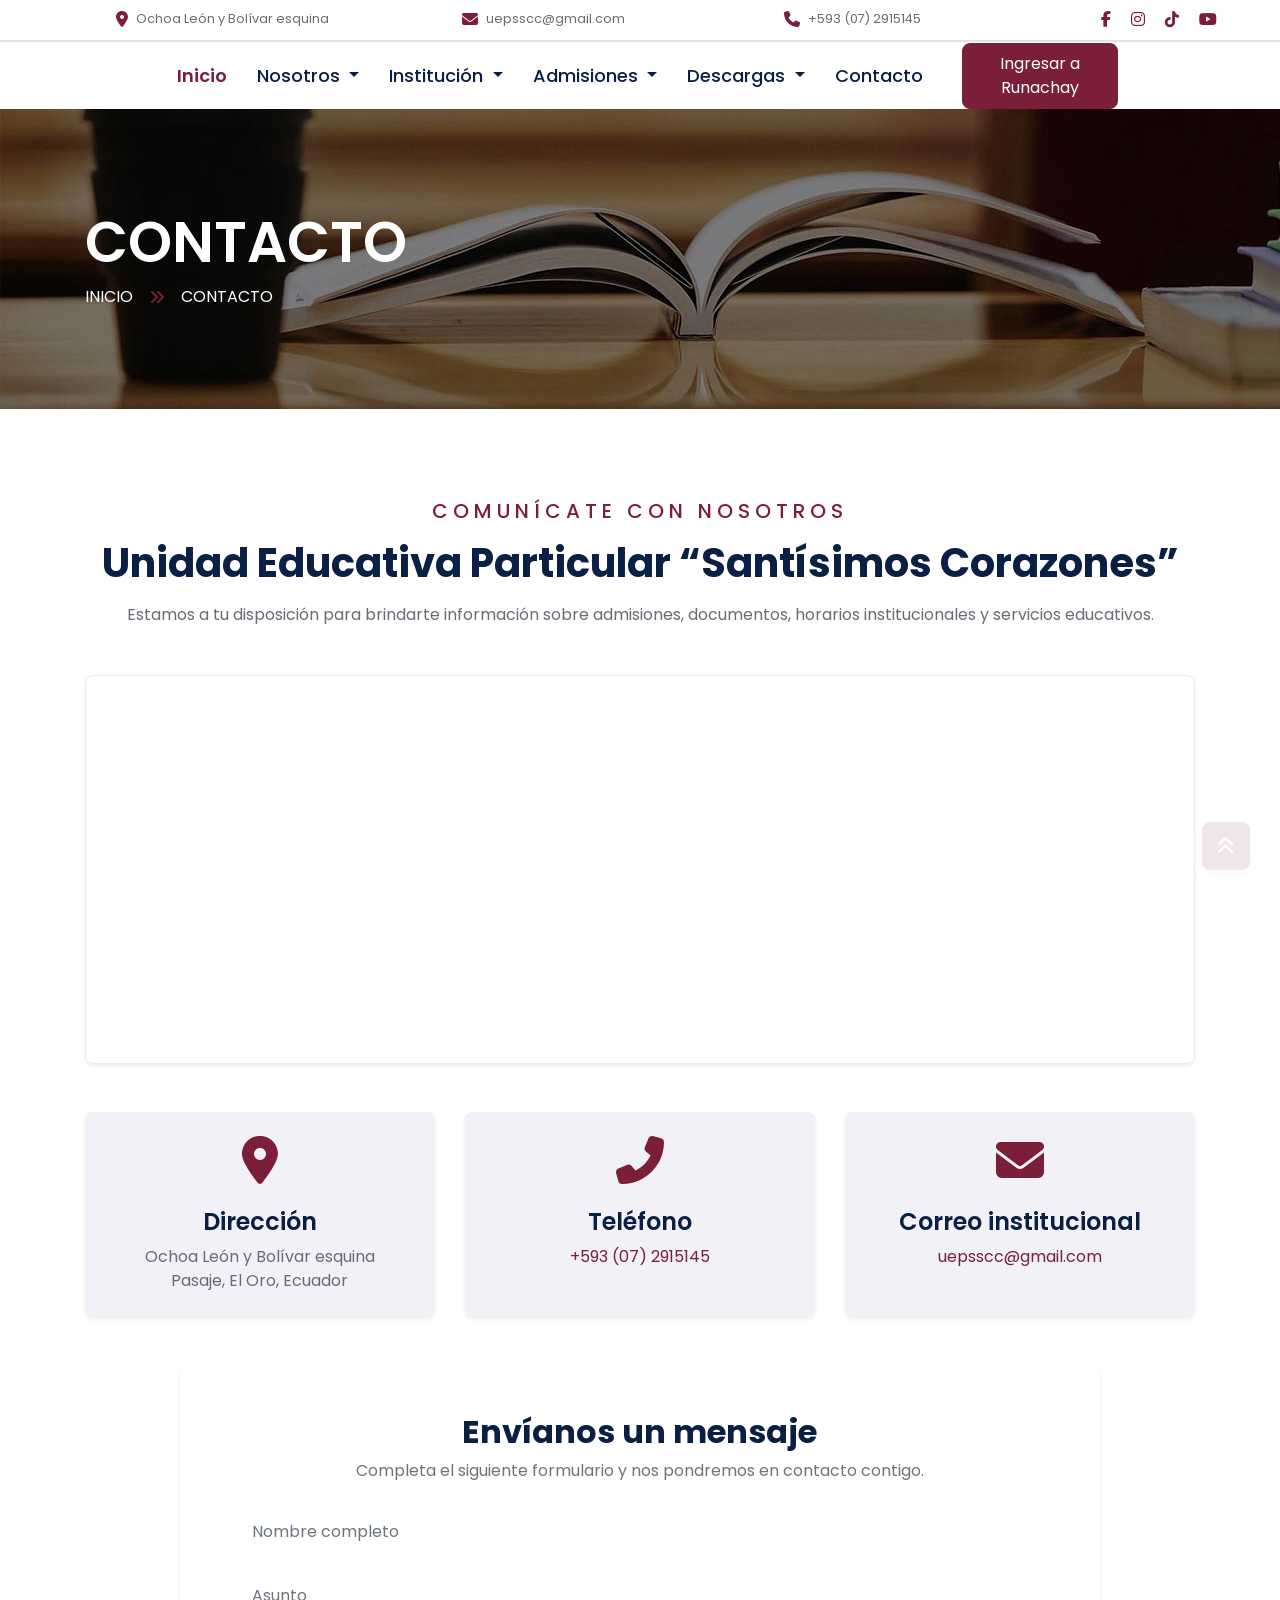
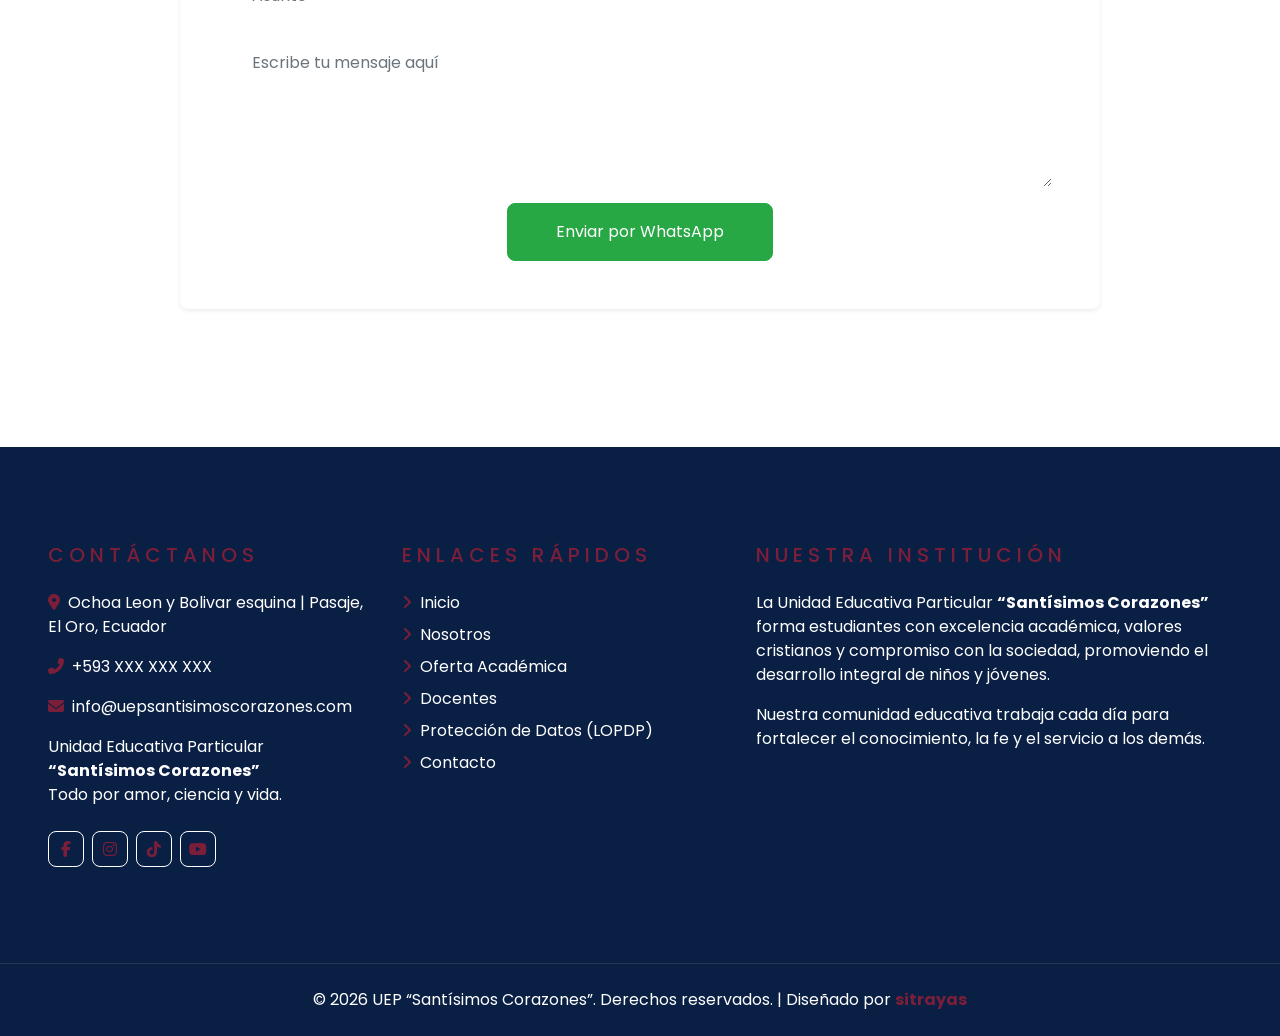
<file: contacto.html>
<!DOCTYPE html>
<html lang="es">

<head>
    <meta charset="utf-8">
    <title>UEP Santisimos Corazones</title>
    <meta content="width=device-width, initial-scale=1.0" name="viewport">
   <meta content="Unidad Educativa Particular Santísimos Corazones, Pasaje, El Oro, educación, colegio, EGB, BGU, inicial" name="keywords">
<meta content="Sitio web oficial de la Unidad Educativa Particular Santísimos Corazones. Educación con valores, excelencia académica e innovación educativa en Pasaje, El Oro." name="description">

    <!-- Favicon -->
    <link href="img/favicon.ico" rel="icon">

    <!-- Google Web Fonts -->
    <link rel="preconnect" href="https://fonts.gstatic.com">
    <link href="https://fonts.googleapis.com/css2?family=Poppins:wght@400;500;600;700&display=swap" rel="stylesheet"> 

   
    <!-- Libraries Stylesheet -->
    <link href="lib/owlcarousel/assets/owl.carousel.min.css" rel="stylesheet">

    <!-- Customized Bootstrap Stylesheet -->
    <link href="css/style.css" rel="stylesheet">


    <link href="https://cdnjs.cloudflare.com/ajax/libs/font-awesome/6.5.1/css/all.min.css" rel="stylesheet">
</head>

<body>
  
   <!-- Topbar Start -->
<div class="container-fluid d-none d-lg-block bg-light border-bottom">
    <div class="row align-items-center py-2 px-xl-5">

        <!-- Ubicación -->
        <div class="col-lg-3 text-right">
            <div class="d-inline-flex align-items-center">
                <i class="fa fa-map-marker-alt text-primary mr-2"></i>
                <small>Ochoa León y Bolívar esquina</small>
            </div>
        </div>

        <!-- Correo -->
        <div class="col-lg-3 text-right">
            <div class="d-inline-flex align-items-center">
                <i class="fa fa-envelope text-primary mr-2"></i>
                <small>uepsscc@gmail.com</small>
            </div>
        </div>

        <!-- Teléfono -->
        <div class="col-lg-3 text-right">
            <div class="d-inline-flex align-items-center">
                <i class="fa fa-phone text-primary mr-2"></i>
                <small>+593 (07) 2915145</small>
            </div>
        </div>

        <!-- Redes sociales -->
        <div class="col-lg-3 text-right">

            <a class="text-primary mr-3" href="https://www.facebook.com/uepsantisimos.corazones">
                <i class="fab fa-facebook-f"></i>
            </a>

            <a class="text-primary mr-3" href="https://www.instagram.com/santisimoscorazones">
                <i class="fab fa-instagram"></i>
            </a>

            <a class="text-primary mr-3" href="https://www.tiktok.com/@u.e.ps.s.c.c">
                <i class="fab fa-tiktok"></i>
            </a>

            <a class="text-primary" href="https://www.youtube.com">
                <i class="fab fa-youtube"></i>
            </a>

        </div>

    </div>
</div>
<!-- Topbar End -->

             
<!-- Navbar Start -->
<div class="container-fluid">
    <div class="row border-top px-xl-5 justify-content-center">
        <div class="col-lg-10">
            <nav class="navbar navbar-expand-lg bg-light navbar-light py-3 py-lg-0 px-0">

                <a href="index.html" class="text-decoration-none d-block d-lg-none">
                    <h1 class="m-0"><span class="text-primary">UEP</span> SC</h1>
                </a>

                <button type="button" class="navbar-toggler" data-toggle="collapse" data-target="#navbarCollapse">
                    <span class="navbar-toggler-icon"></span>
                </button>

                <div class="collapse navbar-collapse" id="navbarCollapse">

                    <div class="navbar-nav py-0 mx-auto" style="margin-left: 80px;">

                        <a href="index.html" class="nav-item nav-link active">Inicio</a>

     <!-- NOSOTROS -->
    <div class="nav-item dropdown">
        <a href="#" class="nav-link dropdown-toggle" data-toggle="dropdown">
            Nosotros
        </a>
        <div class="dropdown-menu rounded-0 m-0">
            <a href="#" class="dropdown-item" data-toggle="modal" data-target="#misionModal">Misión</a>
            <a href="#" class="dropdown-item" data-toggle="modal" data-target="#visionModal">Visión</a>
            <a href="fundador.html" class="dropdown-item">Nuestro fundador</a>
            
         
        </div>
    </div>
<!--
Sitio web institucional desarrollado por:
 Josué Acuña P.
Tecnólogo Superior en Desarrollo de Software
sitrayas
https://sitrayas.com
ECUADOR

Año 2026
-->


        <!-- INSTITUCION -->
    <div class="nav-item dropdown">
        <a href="#" class="nav-link dropdown-toggle" data-toggle="dropdown">
            Institución
        </a>
        <div class="dropdown-menu rounded-0 m-0">
             <a href="uniforme-estudiantil.html" class="dropdown-item">Uniforme Estudiantil </a>
              <a href="galeria.html" class="dropdown-item">Galeria </a>
      
            <a href="docentes.html" class="dropdown-item">Personal Docente</a>
            <a href="lopdp.html" class="dropdown-item">LOPDP</a>
        </div>
    </div>

                  
    
 <!-- ADMISIONES -->
    <div class="nav-item dropdown">
        <a href="#" class="nav-link dropdown-toggle" data-toggle="dropdown">
            Admisiones 
        </a>
        <div class="dropdown-menu rounded-0 m-0">
            <a href="#requisitos" class="dropdown-item">Requisitos de matrícula</a>
       <a href="oferta-academica.html" class="dropdown-item">Oferta Académica</a>
            
        </div>
    </div>




        <!-- DOCUMENTOS -->
    <div class="nav-item dropdown">
        <a href="#" class="nav-link dropdown-toggle" data-toggle="dropdown">
            Descargas
        </a>
        <div class="dropdown-menu rounded-0 m-0">
            <a href="documentos.html" class="dropdown-item">Todos los documentos</a>
          
            <a href="horarios.html" class="dropdown-item">Horarios institucionales</a>
        </div>
    </div>



      <a href="contacto.html" class="nav-item nav-link">Contacto</a>

                    </div>

                    <a class="btn btn-primary py-2 px-4 d-none d-lg-block ml-4" href="https://uepsscc.runacode.com/public/login">
                        Ingresar a Runachay</a>

                </div>
            </nav>
        </div>
    </div>
</div>
<!-- Navbar End -->





<!-- Header Start -->
<div class="container-fluid page-header" style="margin-bottom: 90px;">
    <div class="container">
        <div class="d-flex flex-column justify-content-center" style="min-height: 300px">
            <h3 class="display-4 text-white text-uppercase">Contacto</h3>
            <div class="d-inline-flex text-white">
                <p class="m-0 text-uppercase">
                    <a class="text-white" href="index.html">Inicio</a>
                </p>
                <i class="fa fa-angle-double-right pt-1 px-3"></i>
                <p class="m-0 text-uppercase">Contacto</p>
            </div>
        </div>
    </div>
</div>
<!-- Header End -->


<!-- Contact Start -->
<div class="container-fluid pb-5">
    <div class="container">

        <div class="text-center mb-5">
            <h5 class="text-primary text-uppercase mb-3" style="letter-spacing: 5px;">Comunícate con nosotros</h5>
            <h1>Unidad Educativa Particular “Santísimos Corazones”</h1>
            <p class="mt-3">
                Estamos a tu disposición para brindarte información sobre admisiones, documentos,
                horarios institucionales y servicios educativos.
            </p>
        </div>

        <div class="row justify-content-center mb-5">
            <div class="col-lg-12">
                <div class="rounded overflow-hidden shadow-sm" style="border: 1px solid #e9ecef;">
                    <iframe
                        src="https://www.google.com/maps?q=Ochoa+Leon+y+Bolivar+Pasaje+El+Oro+Ecuador&output=embed"
                        width="100%"
                        height="380"
                        style="border:0;"
                        allowfullscreen=""
                        loading="lazy"
                        referrerpolicy="no-referrer-when-downgrade">
                    </iframe>
                </div>
            </div>
        </div>

        <div class="row">

            <div class="col-lg-4 mb-4">
                <div class="bg-secondary rounded p-4 h-100 text-center shadow-sm">
                    <i class="fa fa-map-marker-alt fa-3x text-primary mb-4"></i>
                    <h4>Dirección</h4>
                    <p class="m-0">
                        Ochoa León y Bolívar esquina<br>
                        Pasaje, El Oro, Ecuador
                    </p>
                </div>
            </div>

            <div class="col-lg-4 mb-4">
                <div class="bg-secondary rounded p-4 h-100 text-center shadow-sm">
                    <i class="fa fa-phone-alt fa-3x text-primary mb-4"></i>
                    <h4>Teléfono</h4>
                    <p class="m-0">
                        <a href="tel:+593072915145">+593 (07) 2915145</a>
                    </p>
                </div>
            </div>

            <div class="col-lg-4 mb-4">
                <div class="bg-secondary rounded p-4 h-100 text-center shadow-sm">
                    <i class="fa fa-envelope fa-3x text-primary mb-4"></i>
                    <h4>Correo institucional</h4>
                    <p class="m-0">
                        <a href="mailto:uepsscc@gmail.com">
                            uepsscc@gmail.com
                        </a>
                    </p>
                </div>
            </div>

        </div>

        <div class="row justify-content-center mt-4">
            <div class="col-lg-10">
                <div class="bg-light rounded p-4 p-lg-5 shadow-sm">

                    <div class="text-center mb-4">
                        <h2>Envíanos un mensaje</h2>
                        <p class="text-muted">
                            Completa el siguiente formulario y nos pondremos en contacto contigo.
                        </p>
                    </div>

                 <form id="whatsappForm">
 
        <div class="form-group">
            <input type="text" id="nombre" class="form-control border-0 p-4" placeholder="Nombre completo" required>
        </div>

       
    <div class="form-group">
        <input type="text" id="asunto" class="form-control border-0 p-4" placeholder="Asunto" required>
    </div>

    <div class="form-group">
        <textarea id="mensaje" class="form-control border-0 py-3 px-4" rows="5" placeholder="Escribe tu mensaje aquí" required></textarea>
    </div>

    <div class="text-center">
        <button class="btn btn-success py-3 px-5" type="submit">
            Enviar por WhatsApp
        </button>
    </div>
</form>
                </div>
            </div>
        </div>

    </div>
</div>
<!-- Contact End -->


       <!-- Footer Start -->
  
    
    <div class="container-fluid bg-dark text-white py-5 px-sm-3 px-lg-5" style="margin-top: 90px;">
    <div class="row pt-5">

        <div class="col-lg-7 col-md-12">
            <div class="row">

                <!-- CONTACTO -->
                <div class="col-md-6 mb-5">
                    <h5 class="text-primary text-uppercase mb-4" style="letter-spacing: 5px;">Contáctanos</h5>

                    <p><i class="fa fa-map-marker-alt mr-2"></i>Ochoa Leon y Bolivar esquina | Pasaje, El Oro, Ecuador</p>
                    
                    <p><i class="fa fa-phone-alt mr-2"></i>+593 XXX XXX XXX</p>
                    <p><i class="fa fa-envelope mr-2"></i>info@uepsantisimoscorazones.com</p>

                    <p class="mt-3">
                        Unidad Educativa Particular <br>
                        <strong>“Santísimos Corazones”</strong><br>
                        Todo por amor, ciencia y vida.
                    </p>

                    <div class="d-flex justify-content-start mt-4">
                       <a class="btn btn-outline-light btn-square mr-2" href="https://facebook.com/tu_pagina" target="_blank">
    <i class="fab fa-facebook-f"></i>
</a>

<a class="btn btn-outline-light btn-square mr-2" href="https://instagram.com/tu_pagina" target="_blank">
    <i class="fab fa-instagram"></i>
</a>

<a class="btn btn-outline-light btn-square mr-2" href="https://tiktok.com/@tu_usuario" target="_blank">
    <i class="fab fa-tiktok"></i>
</a>

<a class="btn btn-outline-light btn-square" href="https://youtube.com/@tu_canal" target="_blank">
    <i class="fab fa-youtube"></i>
</a>
                    </div>
                </div>

                <!-- ENLACES -->
                <div class="col-md-6 mb-5">
                    <h5 class="text-primary text-uppercase mb-4" style="letter-spacing: 5px;">Enlaces rápidos</h5>

                    <div class="d-flex flex-column justify-content-start">

                         <a class="text-white mb-2" href="index.html">
            <i class="fa fa-angle-right mr-2"></i>Inicio
        </a>

        <a class="text-white mb-2" href="about.html">
            <i class="fa fa-angle-right mr-2"></i>Nosotros
        </a>

        <a class="text-white mb-2" href="course.html">
            <i class="fa fa-angle-right mr-2"></i>Oferta Académica
        </a>

        <a class="text-white mb-2" href="teacher.html">
            <i class="fa fa-angle-right mr-2"></i>Docentes
        </a>

        <a class="text-white mb-2" href="lopdp.html">
            <i class="fa fa-angle-right mr-2"></i>Protección de Datos (LOPDP)
        </a>

        <a class="text-white" href="contact.html">
            <i class="fa fa-angle-right mr-2"></i>Contacto
        </a>

                    </div>
                </div>

            </div>
        </div>

        <!-- INFORMACIÓN -->
        <div class="col-lg-5 col-md-12 mb-5">
            <h5 class="text-primary text-uppercase mb-4" style="letter-spacing: 5px;">Nuestra Institución</h5>

            <p>
                La Unidad Educativa Particular <strong>“Santísimos Corazones”</strong> forma
                estudiantes con excelencia académica, valores cristianos y compromiso con la
                sociedad, promoviendo el desarrollo integral de niños y jóvenes.
            </p>

            <p>
                Nuestra comunidad educativa trabaja cada día para fortalecer el conocimiento,
                la fe y el servicio a los demás.
            </p>

        </div>

    </div>
</div>

<div class="container-fluid bg-dark text-white border-top py-4 px-sm-3 px-md-5"
                 style="border-color: rgba(256, 256, 256, .1) !important;">

    <div class="row">
        <div class="col-12 text-center">
            <p class="m-0 text-white">
                &copy; 2026 UEP “Santísimos Corazones”.
                Derechos reservados. |
                Diseñado por
                <a class="text-primary font-weight-bold" href="https://sitrayas.com" target="_blank">
                    sitrayas
                </a>
            </p>
        </div>
    </div>

        </div>

       <!--   <div class="col-lg-6 text-center text-md-right">

          <ul class="nav d-inline-flex">

                <li class="nav-item">
                    <a class="nav-link text-white py-0" href="#">Política de privacidad</a>
                </li>

                <li class="nav-item">
                    <a class="nav-link text-white py-0" href="#">Términos y condiciones</a>
                </li>

                <li class="nav-item">
                    <a class="nav-link text-white py-0" href="#">Preguntas frecuentes</a>
                </li>

                <li class="nav-item">
                    <a class="nav-link text-white py-0" href="#">Soporte</a>
                </li>

            </ul>

        </div> -->

    </div>

</div>


    <!-- Footer End -->


    <!-- Back to Top -->
    <a href="#" class="btn btn-lg btn-primary btn-lg-square back-to-top"><i class="fa fa-angle-double-up"></i></a>


    <!-- JavaScript Libraries -->
    <script src="https://code.jquery.com/jquery-3.4.1.min.js"></script>
    <script src="https://stackpath.bootstrapcdn.com/bootstrap/4.4.1/js/bootstrap.bundle.min.js"></script>
    <script src="lib/easing/easing.min.js"></script>
    <script src="lib/owlcarousel/owl.carousel.min.js"></script>

    <!-- Contact Javascript File -->
    <script src="mail/jqBootstrapValidation.min.js"></script>
    <script src="mail/contact.js"></script>

    <!-- Template Javascript -->
    <script src="js/main.js"></script>
</body>

</html>
</file>
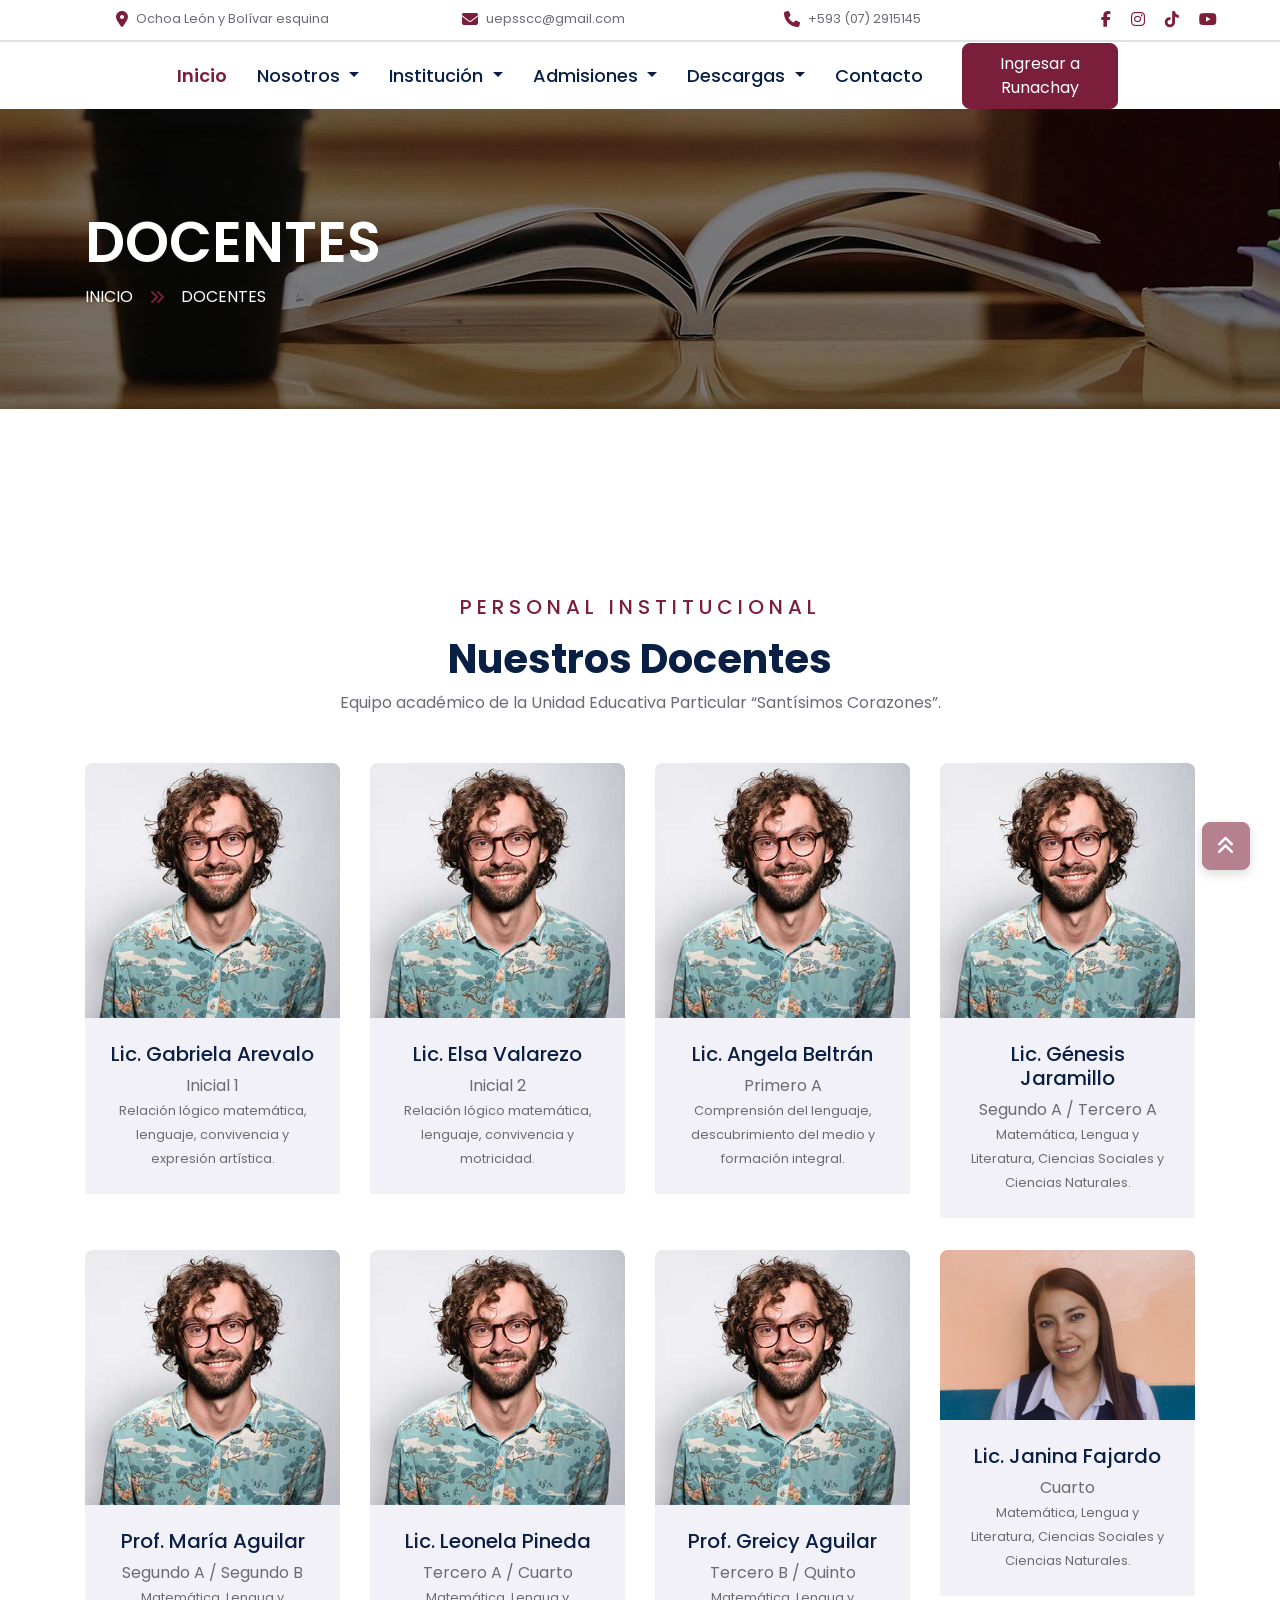
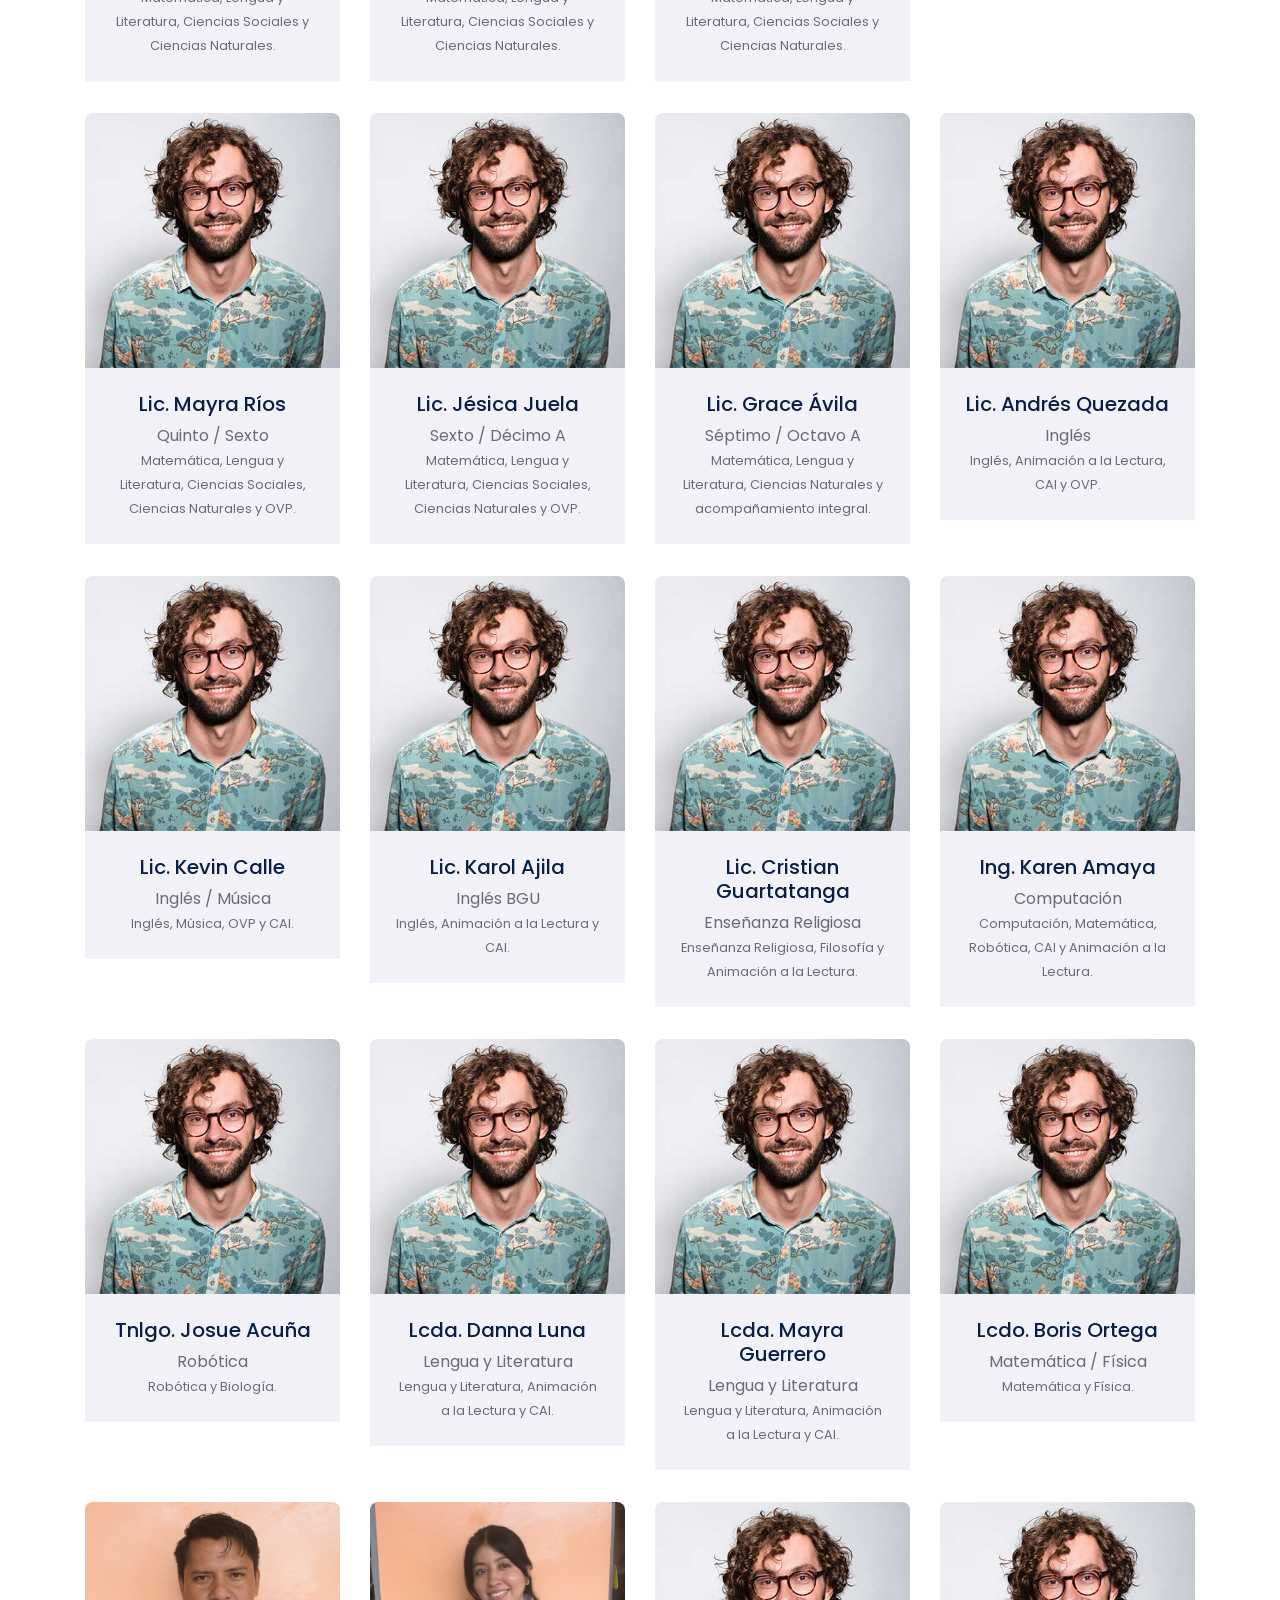
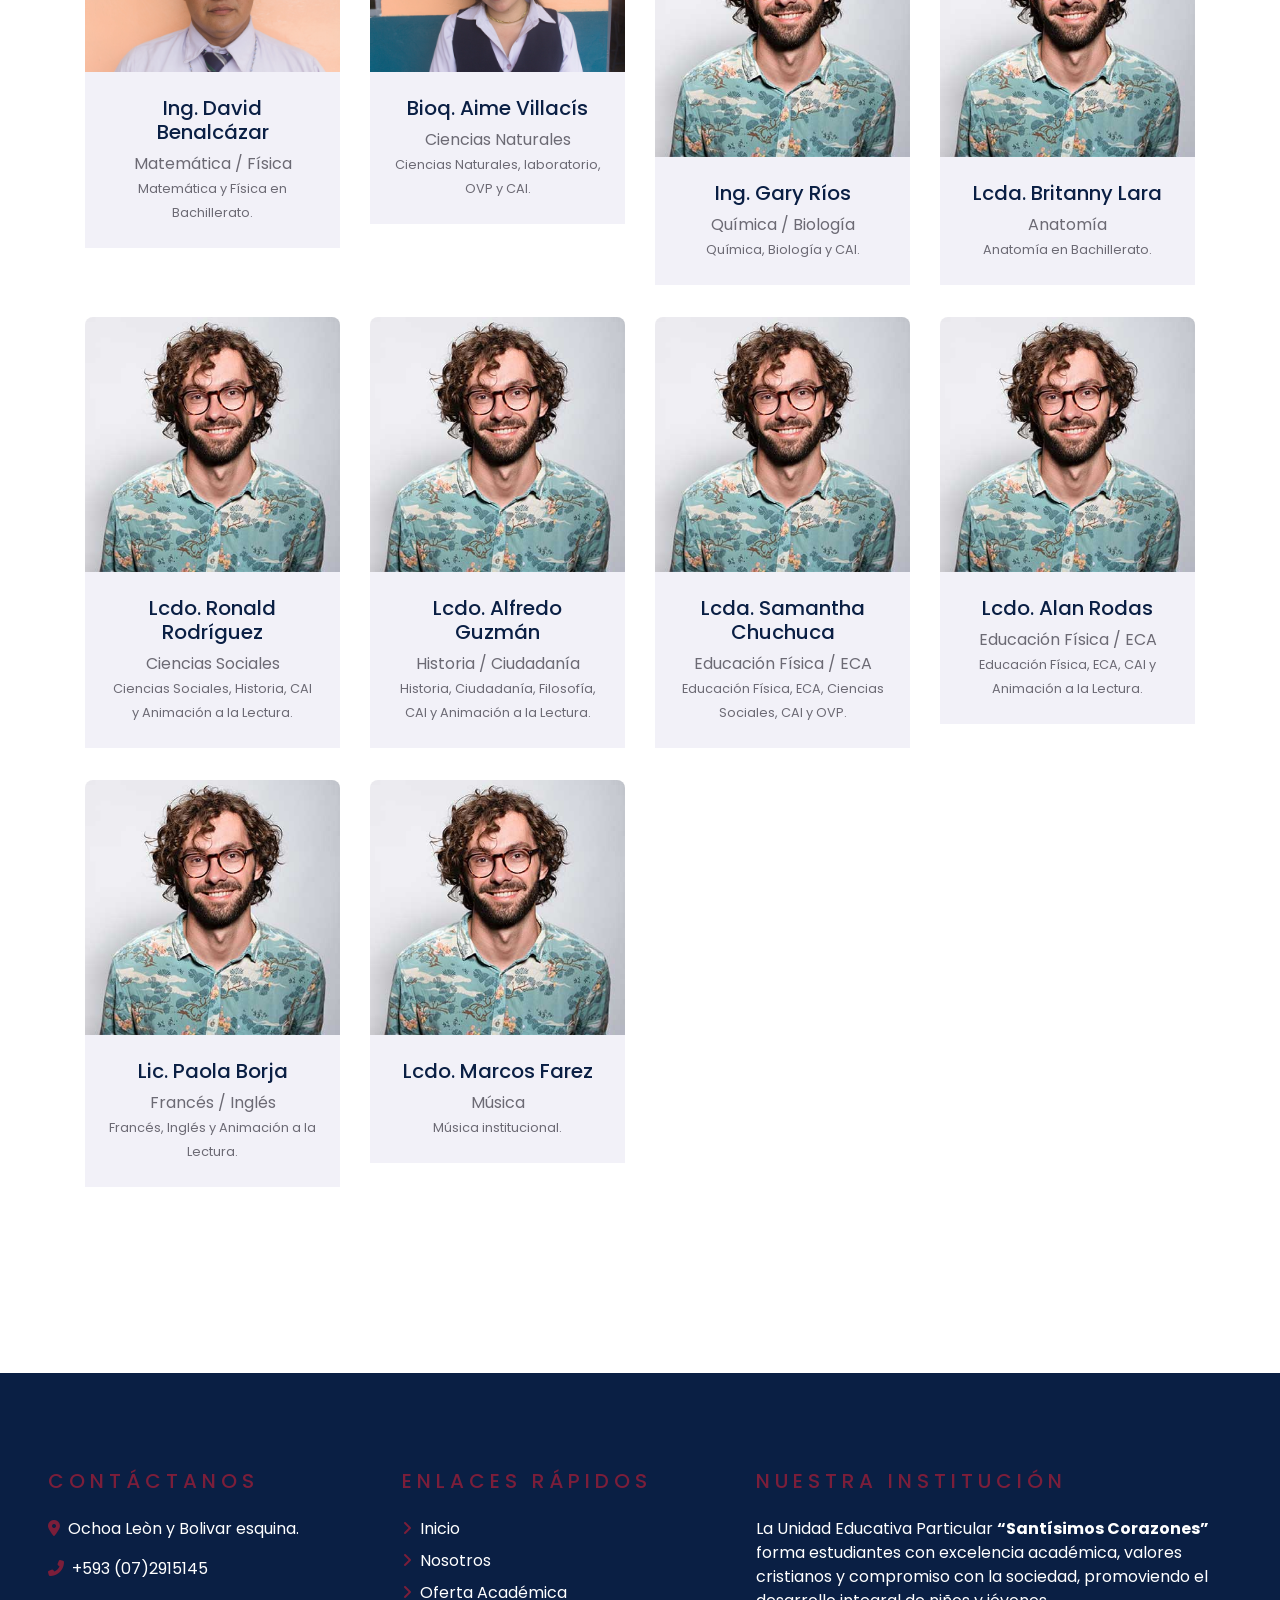
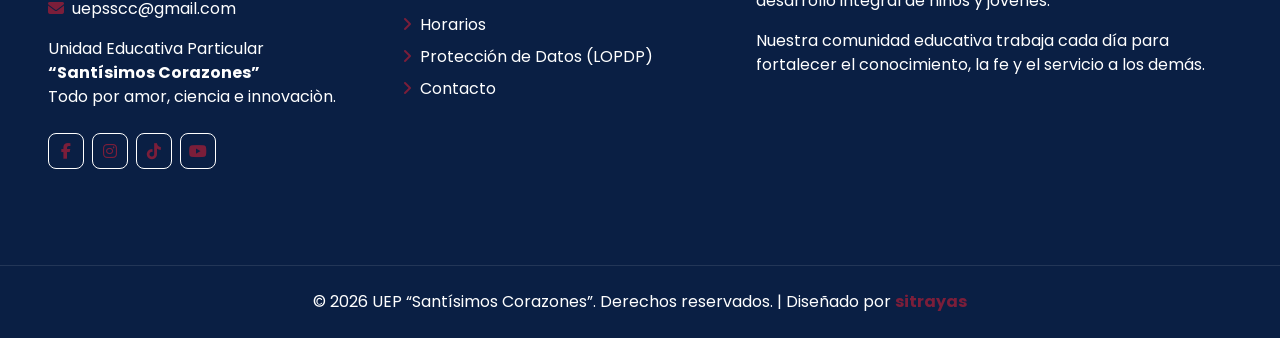
<file: docentes.html>
<!DOCTYPE html>
<html lang="es">

<head>
    <meta charset="utf-8">
    <title>UEP Santisimos Corazones</title>
    <meta content="width=device-width, initial-scale=1.0" name="viewport">
   <meta content="Unidad Educativa Particular Santísimos Corazones, Pasaje, El Oro, educación, colegio, EGB, BGU, inicial" name="keywords">
<meta content="Sitio web oficial de la Unidad Educativa Particular Santísimos Corazones. Educación con valores, excelencia académica e innovación educativa en Pasaje, El Oro." name="description">

    <!-- Favicon -->
    <link href="img/favicon.ico" rel="icon">

    <!-- Google Web Fonts -->
    <link rel="preconnect" href="https://fonts.gstatic.com">
    <link href="https://fonts.googleapis.com/css2?family=Poppins:wght@400;500;600;700&display=swap" rel="stylesheet"> 

   
    <!-- Libraries Stylesheet -->
    <link href="lib/owlcarousel/assets/owl.carousel.min.css" rel="stylesheet">

    <!-- Customized Bootstrap Stylesheet -->
    <link href="css/style.css" rel="stylesheet">


    <link href="https://cdnjs.cloudflare.com/ajax/libs/font-awesome/6.5.1/css/all.min.css" rel="stylesheet">
</head>

<body>

   <!-- Topbar Start -->
<div class="container-fluid d-none d-lg-block bg-light border-bottom">
    <div class="row align-items-center py-2 px-xl-5">

        <!-- Ubicación -->
        <div class="col-lg-3 text-right">
            <div class="d-inline-flex align-items-center">
                <i class="fa fa-map-marker-alt text-primary mr-2"></i>
                <small>Ochoa León y Bolívar esquina</small>
            </div>
        </div>

        <!-- Correo -->
        <div class="col-lg-3 text-right">
            <div class="d-inline-flex align-items-center">
                <i class="fa fa-envelope text-primary mr-2"></i>
                <small>uepsscc@gmail.com</small>
            </div>
        </div>

        <!-- Teléfono -->
        <div class="col-lg-3 text-right">
            <div class="d-inline-flex align-items-center">
                <i class="fa fa-phone text-primary mr-2"></i>
                <small>+593 (07) 2915145</small>
            </div>
        </div>

        <!-- Redes sociales -->
        <div class="col-lg-3 text-right">

            <a class="text-primary mr-3" href="https://www.facebook.com/uepsantisimos.corazones">
                <i class="fab fa-facebook-f"></i>
            </a>

            <a class="text-primary mr-3" href="https://www.instagram.com/santisimoscorazones">
                <i class="fab fa-instagram"></i>
            </a>

            <a class="text-primary mr-3" href="https://www.tiktok.com/@u.e.ps.s.c.c">
                <i class="fab fa-tiktok"></i>
            </a>

            <a class="text-primary" href="https://www.youtube.com">
                <i class="fab fa-youtube"></i>
            </a>

        </div>

    </div>
</div>
<!-- Topbar End -->


                
<!-- Navbar Start -->
<div class="container-fluid">
    <div class="row border-top px-xl-5 justify-content-center">
        <div class="col-lg-10">
            <nav class="navbar navbar-expand-lg bg-light navbar-light py-3 py-lg-0 px-0">

                <a href="index.html" class="text-decoration-none d-block d-lg-none">
                    <h1 class="m-0"><span class="text-primary">UEP</span> SC</h1>
                </a>

                <button type="button" class="navbar-toggler" data-toggle="collapse" data-target="#navbarCollapse">
                    <span class="navbar-toggler-icon"></span>
                </button>

                <div class="collapse navbar-collapse" id="navbarCollapse">

                    <div class="navbar-nav py-0 mx-auto" style="margin-left: 80px;">

                        <a href="index.html" class="nav-item nav-link active">Inicio</a>

     <!-- NOSOTROS -->
    <div class="nav-item dropdown">
        <a href="#" class="nav-link dropdown-toggle" data-toggle="dropdown">
            Nosotros
        </a>
        <div class="dropdown-menu rounded-0 m-0">
            <a href="#" class="dropdown-item" data-toggle="modal" data-target="#misionModal">Misión</a>
            <a href="#" class="dropdown-item" data-toggle="modal" data-target="#visionModal">Visión</a>
            <a href="fundador.html" class="dropdown-item">Nuestro fundador</a>
            
         
        </div>
    </div>



        <!-- INSTITUCION -->
    <div class="nav-item dropdown">
        <a href="#" class="nav-link dropdown-toggle" data-toggle="dropdown">
            Institución
        </a>
        <div class="dropdown-menu rounded-0 m-0">
             <a href="uniforme-estudiantil.html" class="dropdown-item">Uniforme Estudiantil </a>
              <a href="galeria.html" class="dropdown-item">Galeria </a>
      
            <a href="docentes.html" class="dropdown-item">Personal Docente</a>
            <a href="lopdp.html" class="dropdown-item">LOPDP</a>
        </div>
    </div>

                  
    
 <!-- ADMISIONES -->
    <div class="nav-item dropdown">
        <a href="#" class="nav-link dropdown-toggle" data-toggle="dropdown">
            Admisiones 
        </a>
        <div class="dropdown-menu rounded-0 m-0">
            <a href="#requisitos" class="dropdown-item">Requisitos de matrícula</a>
       <a href="oferta-academica.html" class="dropdown-item">Oferta Académica</a>
            
        </div>
    </div>




        <!-- DOCUMENTOS -->
    <div class="nav-item dropdown">
        <a href="#" class="nav-link dropdown-toggle" data-toggle="dropdown">
            Descargas
        </a>
        <div class="dropdown-menu rounded-0 m-0">
            <a href="documentos.html" class="dropdown-item">Todos los documentos</a>
          
            <a href="horarios.html" class="dropdown-item">Horarios institucionales</a>
        </div>
    </div>



      <a href="contacto.html" class="nav-item nav-link">Contacto</a>

                    </div>

                    <a class="btn btn-primary py-2 px-4 d-none d-lg-block ml-4" href="https://uepsscc.runacode.com/public/login">
                        Ingresar a Runachay</a>

                </div>
            </nav>
        </div>
    </div>
</div>
<!-- Navbar End -->






    <!-- Header Start -->
    <div class="container-fluid page-header" style="margin-bottom: 90px;">
        <div class="container">
            <div class="d-flex flex-column justify-content-center" style="min-height: 300px">
                <h3 class="display-4 text-white text-uppercase">Docentes</h3>
                <div class="d-inline-flex text-white">
                    <p class="m-0 text-uppercase"><a class="text-white" href="">inicio</a></p>
                    <i class="fa fa-angle-double-right pt-1 px-3"></i>
                    <p class="m-0 text-uppercase">Docentes</p>
                </div>
            </div>
        </div>
    </div>
    <!-- Header End -->


   

<!-- Team Start -->
<div class="container-fluid py-5">
    <div class="container pt-5 pb-3">

        <div class="text-center mb-5">
            <h5 class="text-primary text-uppercase mb-3" style="letter-spacing: 5px;">Personal institucional</h5>
            <h1>Nuestros Docentes</h1>
            <p>Equipo académico de la Unidad Educativa Particular “Santísimos Corazones”.</p>
        </div>

        <div class="row">

            <!-- Docente -->
            <div class="col-md-6 col-lg-3 text-center team mb-4">
                <div class="team-item rounded overflow-hidden mb-2 h-100">
                    <div class="team-img position-relative">
                        <img class="img-fluid" src="img/docentes/docente-generico.webp" alt="Lic. Pamela Flores">
                    </div>
                    <div class="bg-secondary p-4">
                        <h5>Lic. Gabriela Arevalo</h5>
                        <p class="m-0">Inicial 1</p>
                        <small>Relación lógico matemática, lenguaje, convivencia y expresión artística.</small>
                    </div>
                </div>
            </div>

            <!-- Docente -->
            <div class="col-md-6 col-lg-3 text-center team mb-4">
                <div class="team-item rounded overflow-hidden mb-2 h-100">
                    <div class="team-img position-relative">
                        <img class="img-fluid" src="img/docentes/docente-generico.webp" alt="Lic. Elsa Valarezo">
                    </div>
                    <div class="bg-secondary p-4">
                        <h5>Lic. Elsa Valarezo</h5>
                        <p class="m-0">Inicial 2</p>
                        <small>Relación lógico matemática, lenguaje, convivencia y motricidad.</small>
                    </div>
                </div>
            </div>

            <!-- Docente -->
            <div class="col-md-6 col-lg-3 text-center team mb-4">
                <div class="team-item rounded overflow-hidden mb-2 h-100">
                    <div class="team-img position-relative">
                        <img class="img-fluid" src="img/docentes/docente-generico.webp" alt="Lic. Angela Beltrán">
                    </div>
                    <div class="bg-secondary p-4">
                        <h5>Lic. Angela Beltrán</h5>
                        <p class="m-0">Primero A</p>
                        <small>Comprensión del lenguaje, descubrimiento del medio y formación integral.</small>
                    </div>
                </div>
            </div>

            <!-- Docente -->
            <div class="col-md-6 col-lg-3 text-center team mb-4">
                <div class="team-item rounded overflow-hidden mb-2 h-100">
                    <div class="team-img position-relative">
                        <img class="img-fluid" src="img/docentes/docente-generico.webp" alt="Lic. Génesis Jaramillo">
                    </div>
                    <div class="bg-secondary p-4">
                        <h5>Lic. Génesis Jaramillo</h5>
                        <p class="m-0">Segundo A / Tercero A</p>
                        <small>Matemática, Lengua y Literatura, Ciencias Sociales y Ciencias Naturales.</small>
                    </div>
                </div>
            </div>

            <!-- Docente -->
            <div class="col-md-6 col-lg-3 text-center team mb-4">
                <div class="team-item rounded overflow-hidden mb-2 h-100">
                    <div class="team-img position-relative">
                        <img class="img-fluid" src="img/docentes/docente-generico.webp" alt="Prof. María Aguilar">
                    </div>
                    <div class="bg-secondary p-4">
                        <h5>Prof. María Aguilar</h5>
                        <p class="m-0">Segundo A / Segundo B</p>
                        <small>Matemática, Lengua y Literatura, Ciencias Sociales y Ciencias Naturales.</small>
                    </div>
                </div>
            </div>

            <!-- Docente -->
            <div class="col-md-6 col-lg-3 text-center team mb-4">
                <div class="team-item rounded overflow-hidden mb-2 h-100">
                    <div class="team-img position-relative">
                        <img class="img-fluid" src="img/docentes/docente-generico.webp" alt="Lic. Leonela Pineda">
                    </div>
                    <div class="bg-secondary p-4">
                        <h5>Lic. Leonela Pineda</h5>
                        <p class="m-0">Tercero A / Cuarto</p>
                        <small>Matemática, Lengua y Literatura, Ciencias Sociales y Ciencias Naturales.</small>
                    </div>
                </div>
            </div>

            <!-- Docente -->
            <div class="col-md-6 col-lg-3 text-center team mb-4">
                <div class="team-item rounded overflow-hidden mb-2 h-100">
                    <div class="team-img position-relative">
                        <img class="img-fluid" src="img/docentes/docente-generico.webp" alt="Prof. Greicy Aguilar">
                    </div>
                    <div class="bg-secondary p-4">
                        <h5>Prof. Greicy Aguilar</h5>
                        <p class="m-0">Tercero B / Quinto</p>
                        <small>Matemática, Lengua y Literatura, Ciencias Sociales y Ciencias Naturales.</small>
                    </div>
                </div>
            </div>

            <!-- Docente -->
            <div class="col-md-6 col-lg-3 text-center team mb-4">
                <div class="team-item rounded overflow-hidden mb-2 h-100">
                    <div class="team-img position-relative">
                        <img class="img-fluid" src="img/docentes/janina-fajardo.webp" alt="Lic. Janina Fajardo">
                    </div>
                    <div class="bg-secondary p-4">
                        <h5>Lic. Janina Fajardo</h5>
                        <p class="m-0">Cuarto</p>
                        <small>Matemática, Lengua y Literatura, Ciencias Sociales y Ciencias Naturales.</small>
                    </div>
                </div>
            </div>

            <!-- Docente -->
            <div class="col-md-6 col-lg-3 text-center team mb-4">
                <div class="team-item rounded overflow-hidden mb-2 h-100">
                    <div class="team-img position-relative">
                        <img class="img-fluid" src="img/docentes/docente-generico.webp" alt="Lic. Mayra Ríos">
                    </div>
                    <div class="bg-secondary p-4">
                        <h5>Lic. Mayra Ríos</h5>
                        <p class="m-0">Quinto / Sexto</p>
                        <small>Matemática, Lengua y Literatura, Ciencias Sociales, Ciencias Naturales y OVP.</small>
                    </div>
                </div>
            </div>

            <!-- Docente -->
            <div class="col-md-6 col-lg-3 text-center team mb-4">
                <div class="team-item rounded overflow-hidden mb-2 h-100">
                    <div class="team-img position-relative">
                        <img class="img-fluid" src="img/docentes/docente-generico.webp" alt="Lic. Jésica Juela">
                    </div>
                    <div class="bg-secondary p-4">
                        <h5>Lic. Jésica Juela</h5>
                        <p class="m-0">Sexto / Décimo A</p>
                        <small>Matemática, Lengua y Literatura, Ciencias Sociales, Ciencias Naturales y OVP.</small>
                    </div>
                </div>
            </div>

            <!-- Docente -->
            <div class="col-md-6 col-lg-3 text-center team mb-4">
                <div class="team-item rounded overflow-hidden mb-2 h-100">
                    <div class="team-img position-relative">
                        <img class="img-fluid" src="img/docentes/docente-generico.webp" alt="Lic. Grace Ávila">
                    </div>
                    <div class="bg-secondary p-4">
                        <h5>Lic. Grace Ávila</h5>
                        <p class="m-0">Séptimo / Octavo A</p>
                        <small>Matemática, Lengua y Literatura, Ciencias Naturales y acompañamiento integral.</small>
                    </div>
                </div>
            </div>

            <!-- Docente -->
            <div class="col-md-6 col-lg-3 text-center team mb-4">
                <div class="team-item rounded overflow-hidden mb-2 h-100">
                    <div class="team-img position-relative">
                        <img class="img-fluid" src="img/docentes/docente-generico.webp" alt="Lic. Andrés Quezada">
                    </div>
                    <div class="bg-secondary p-4">
                        <h5>Lic. Andrés Quezada</h5>
                        <p class="m-0">Inglés</p>
                        <small>Inglés, Animación a la Lectura, CAI y OVP.</small>
                    </div>
                </div>
            </div>

            <!-- Docente -->
            <div class="col-md-6 col-lg-3 text-center team mb-4">
                <div class="team-item rounded overflow-hidden mb-2 h-100">
                    <div class="team-img position-relative">
                        <img class="img-fluid" src="img/docentes/docente-generico.webp" alt="Lic. Kevin Calle">
                    </div>
                    <div class="bg-secondary p-4">
                        <h5>Lic. Kevin Calle</h5>
                        <p class="m-0">Inglés / Música</p>
                        <small>Inglés, Música, OVP y CAI.</small>
                    </div>
                </div>
            </div>

            <!-- Docente -->
            <div class="col-md-6 col-lg-3 text-center team mb-4">
                <div class="team-item rounded overflow-hidden mb-2 h-100">
                    <div class="team-img position-relative">
                        <img class="img-fluid" src="img/docentes/docente-generico.webp" alt="Lic. Karol Ajila">
                    </div>
                    <div class="bg-secondary p-4">
                        <h5>Lic. Karol Ajila</h5>
                        <p class="m-0">Inglés BGU</p>
                        <small>Inglés, Animación a la Lectura y CAI.</small>
                    </div>
                </div>
            </div>

            <!-- Docente -->
            <div class="col-md-6 col-lg-3 text-center team mb-4">
                <div class="team-item rounded overflow-hidden mb-2 h-100">
                    <div class="team-img position-relative">
                        <img class="img-fluid" src="img/docentes/docente-generico.webp" alt="Lic. Cristian Guartatanga">
                    </div>
                    <div class="bg-secondary p-4">
                        <h5>Lic. Cristian Guartatanga</h5>
                        <p class="m-0">Enseñanza Religiosa</p>
                        <small>Enseñanza Religiosa, Filosofía y Animación a la Lectura.</small>
                    </div>
                </div>
            </div>

            <!-- Docente -->
            <div class="col-md-6 col-lg-3 text-center team mb-4">
                <div class="team-item rounded overflow-hidden mb-2 h-100">
                    <div class="team-img position-relative">
                        <img class="img-fluid" src="img/docentes/docente-generico.webp" alt="Ing. Karen Amaya">
                    </div>
                    <div class="bg-secondary p-4">
                        <h5>Ing. Karen Amaya</h5>
                        <p class="m-0">Computación</p>
                        <small>Computación, Matemática, Robótica, CAI y Animación a la Lectura.</small>
                    </div>
                </div>
            </div>

            <!-- Docente -->
            <div class="col-md-6 col-lg-3 text-center team mb-4">
                <div class="team-item rounded overflow-hidden mb-2 h-100">
                    <div class="team-img position-relative">
                        <img class="img-fluid" src="img/docentes/docente-generico.webp" alt="Tcnlgo. Pedro Acuña">
                    </div>
                    <div class="bg-secondary p-4">
                        <h5>Tnlgo. Josue Acuña</h5>
                        <p class="m-0">Robótica</p>
                        <small>Robótica y Biología.</small>
                    </div>
                </div>
            </div>

            <!-- Docente -->
            <div class="col-md-6 col-lg-3 text-center team mb-4">
                <div class="team-item rounded overflow-hidden mb-2 h-100">
                    <div class="team-img position-relative">
                        <img class="img-fluid" src="img/docentes/docente-generico.webp" alt="Lcda. Danna Luna">
                    </div>
                    <div class="bg-secondary p-4">
                        <h5>Lcda. Danna Luna</h5>
                        <p class="m-0">Lengua y Literatura</p>
                        <small>Lengua y Literatura, Animación a la Lectura y CAI.</small>
                    </div>
                </div>
            </div>

            <!-- Docente -->
            <div class="col-md-6 col-lg-3 text-center team mb-4">
                <div class="team-item rounded overflow-hidden mb-2 h-100">
                    <div class="team-img position-relative">
                        <img class="img-fluid" src="img/docentes/docente-generico.webp" alt="Lcda. Mayra Guerrero">
                    </div>
                    <div class="bg-secondary p-4">
                        <h5>Lcda. Mayra Guerrero</h5>
                        <p class="m-0">Lengua y Literatura</p>
                        <small>Lengua y Literatura, Animación a la Lectura y CAI.</small>
                    </div>
                </div>
            </div>

            <!-- Docente -->
            <div class="col-md-6 col-lg-3 text-center team mb-4">
                <div class="team-item rounded overflow-hidden mb-2 h-100">
                    <div class="team-img position-relative">
                        <img class="img-fluid" src="img/docentes/docente-generico.webp" alt="Lcdo. Boris Ortega">
                    </div>
                    <div class="bg-secondary p-4">
                        <h5>Lcdo. Boris Ortega</h5>
                        <p class="m-0">Matemática / Física</p>
                        <small>Matemática y Física.</small>
                    </div>
                </div>
            </div>

            <!-- Docente -->
            <div class="col-md-6 col-lg-3 text-center team mb-4">
                <div class="team-item rounded overflow-hidden mb-2 h-100">
                    <div class="team-img position-relative">
                        <img class="img-fluid" src="img/docentes/david-benalcazar.webp" alt="Ing. David Benalcázar">
                    </div>
                    <div class="bg-secondary p-4">
                        <h5>Ing. David Benalcázar</h5>
                        <p class="m-0">Matemática / Física</p>
                        <small>Matemática y Física en Bachillerato.</small>
                    </div>
                </div>
            </div>

            <!-- Docente -->
            <div class="col-md-6 col-lg-3 text-center team mb-4">
                <div class="team-item rounded overflow-hidden mb-2 h-100">
                    <div class="team-img position-relative">
                        <img class="img-fluid" src="img/docentes/aime-villacis.webp" alt="Bioq. Aime Villacís">
                    </div>
                    <div class="bg-secondary p-4">
                        <h5>Bioq. Aime Villacís</h5>
                        <p class="m-0">Ciencias Naturales</p>
                        <small>Ciencias Naturales, laboratorio, OVP y CAI.</small>
                    </div>
                </div>
            </div>

            <!-- Docente -->
            <div class="col-md-6 col-lg-3 text-center team mb-4">
                <div class="team-item rounded overflow-hidden mb-2 h-100">
                    <div class="team-img position-relative">
                        <img class="img-fluid" src="img/docentes/docente-generico.webp" alt="Ing. Gary Ríos">
                    </div>
                    <div class="bg-secondary p-4">
                        <h5>Ing. Gary Ríos</h5>
                        <p class="m-0">Química / Biología</p>
                        <small>Química, Biología y CAI.</small>
                    </div>
                </div>
            </div>

            <!-- Docente -->
            <div class="col-md-6 col-lg-3 text-center team mb-4">
                <div class="team-item rounded overflow-hidden mb-2 h-100">
                    <div class="team-img position-relative">
                        <img class="img-fluid" src="img/docentes/docente-generico.webp" alt="Lcda. Britanny Lara">
                    </div>
                    <div class="bg-secondary p-4">
                        <h5>Lcda. Britanny Lara</h5>
                        <p class="m-0">Anatomía</p>
                        <small>Anatomía en Bachillerato.</small>
                    </div>
                </div>
            </div>

            <!-- Docente -->
            <div class="col-md-6 col-lg-3 text-center team mb-4">
                <div class="team-item rounded overflow-hidden mb-2 h-100">
                    <div class="team-img position-relative">
                        <img class="img-fluid" src="img/docentes/docente-generico.webp" alt="Lcdo. Ronald Rodríguez">
                    </div>
                    <div class="bg-secondary p-4">
                        <h5>Lcdo. Ronald Rodríguez</h5>
                        <p class="m-0">Ciencias Sociales</p>
                        <small>Ciencias Sociales, Historia, CAI y Animación a la Lectura.</small>
                    </div>
                </div>
            </div>

            <!-- Docente -->
            <div class="col-md-6 col-lg-3 text-center team mb-4">
                <div class="team-item rounded overflow-hidden mb-2 h-100">
                    <div class="team-img position-relative">
                        <img class="img-fluid" src="img/docentes/docente-generico.webp" alt="Lcdo. Alfredo Guzmán">
                    </div>
                    <div class="bg-secondary p-4">
                        <h5>Lcdo. Alfredo Guzmán</h5>
                        <p class="m-0">Historia / Ciudadanía</p>
                        <small>Historia, Ciudadanía, Filosofía, CAI y Animación a la Lectura.</small>
                    </div>
                </div>
            </div>

            <!-- Docente -->
            <div class="col-md-6 col-lg-3 text-center team mb-4">
                <div class="team-item rounded overflow-hidden mb-2 h-100">
                    <div class="team-img position-relative">
                        <img class="img-fluid" src="img/docentes/docente-generico.webp" alt="Lcda. Samantha Chuchuca">
                    </div>
                    <div class="bg-secondary p-4">
                        <h5>Lcda. Samantha Chuchuca</h5>
                        <p class="m-0">Educación Física / ECA</p>
                        <small>Educación Física, ECA, Ciencias Sociales, CAI y OVP.</small>
                    </div>
                </div>
            </div>

            <!-- Docente -->
            <div class="col-md-6 col-lg-3 text-center team mb-4">
                <div class="team-item rounded overflow-hidden mb-2 h-100">
                    <div class="team-img position-relative">
                        <img class="img-fluid" src="img/docentes/docente-generico.webp" alt="Lcdo. Alan Rodas">
                    </div>
                    <div class="bg-secondary p-4">
                        <h5>Lcdo. Alan Rodas</h5>
                        <p class="m-0">Educación Física / ECA</p>
                        <small>Educación Física, ECA, CAI y Animación a la Lectura.</small>
                    </div>
                </div>
            </div>

            <!-- Docente -->
            <div class="col-md-6 col-lg-3 text-center team mb-4">
                <div class="team-item rounded overflow-hidden mb-2 h-100">
                    <div class="team-img position-relative">
                        <img class="img-fluid" src="img/docentes/docente-generico.webp" alt="Lic. Paola Borja">
                    </div>
                    <div class="bg-secondary p-4">
                        <h5>Lic. Paola Borja</h5>
                        <p class="m-0">Francés / Inglés</p>
                        <small>Francés, Inglés y Animación a la Lectura.</small>
                    </div>
                </div>
            </div>

            <!-- Docente -->
            <div class="col-md-6 col-lg-3 text-center team mb-4">
                <div class="team-item rounded overflow-hidden mb-2 h-100">
                    <div class="team-img position-relative">
                        <img class="img-fluid" src="img/docentes/docente-generico.webp" alt="Lcdo. Carlos Pullaguari">
                    </div>
                    <div class="bg-secondary p-4">
                        <h5>Lcdo. Marcos Farez</h5>
                        <p class="m-0">Música</p>
                        <small>Música institucional.</small>
                    </div>
                </div>
            </div>

        </div>
    </div>
</div>
<!-- Team End -->






    <!-- Footer Start -->
  
    
    <div class="container-fluid bg-dark text-white py-5 px-sm-3 px-lg-5" style="margin-top: 90px;">
    <div class="row pt-5">

        <div class="col-lg-7 col-md-12">
            <div class="row">

                <!-- CONTACTO -->
                <div class="col-md-6 mb-5">
                    <h5 class="text-primary text-uppercase mb-4" style="letter-spacing: 5px;">Contáctanos</h5>

                    <p><i class="fa fa-map-marker-alt mr-2"></i>Ochoa Leòn y Bolivar esquina. </p>
                    
                    <p><i class="fa fa-phone-alt mr-2"></i>+593 (07)2915145</p>
                    <p><i class="fa fa-envelope mr-2"></i>uepsscc@gmail.com</p>

                    <p class="mt-3">
                        Unidad Educativa Particular <br>
                        <strong>“Santísimos Corazones”</strong><br>
                        Todo por amor, ciencia e innovaciòn.
                    </p>

                    <div class="d-flex justify-content-start mt-4">
                       <a class="btn btn-outline-light btn-square mr-2" href="https://www.facebook.com/uepsantisimos.corazones" target="_blank">
    <i class="fab fa-facebook-f"></i>
</a>

<a class="btn btn-outline-light btn-square mr-2" href="https://www.instagram.com/santisimoscorazones" target="_blank">
    <i class="fab fa-instagram"></i>
</a>

<a class="btn btn-outline-light btn-square mr-2" href="https://www.tiktok.com/@u.e.ps.s.c.c" target="_blank">
    <i class="fab fa-tiktok"></i>
</a>

<a class="btn btn-outline-light btn-square" href="https://youtube.com/@tu_canal" target="_blank">
    <i class="fab fa-youtube"></i>
</a>
                    </div>
                </div>

                <!-- ENLACES -->
                <div class="col-md-6 mb-5">
                    <h5 class="text-primary text-uppercase mb-4" style="letter-spacing: 5px;">Enlaces rápidos</h5>

                    <div class="d-flex flex-column justify-content-start">

                         <a class="text-white mb-2" href="index.html">
            <i class="fa fa-angle-right mr-2"></i>Inicio
        </a>

        <a class="text-white mb-2" href="about.html">
            <i class="fa fa-angle-right mr-2"></i>Nosotros
        </a>

        <a class="text-white mb-2" href="oferta-academica.html">
            <i class="fa fa-angle-right mr-2"></i>Oferta Académica
        </a>

        <a class="text-white mb-2" href="horarios.html">
            <i class="fa fa-angle-right mr-2"></i>Horarios
        </a>

        <a class="text-white mb-2" href="lopdp.html">
            <i class="fa fa-angle-right mr-2"></i>Protección de Datos (LOPDP)
        </a>

        <a class="text-white" href="contacto.html">
            <i class="fa fa-angle-right mr-2"></i>Contacto
        </a>

                    </div>
                </div>

            </div>
        </div>

        <!-- INFORMACIÓN -->
        <div class="col-lg-5 col-md-12 mb-5">
            <h5 class="text-primary text-uppercase mb-4" style="letter-spacing: 5px;">Nuestra Institución</h5>

            <p>
                La Unidad Educativa Particular <strong>“Santísimos Corazones”</strong> forma
                estudiantes con excelencia académica, valores cristianos y compromiso con la
                sociedad, promoviendo el desarrollo integral de niños y jóvenes.
            </p>

            <p>
                Nuestra comunidad educativa trabaja cada día para fortalecer el conocimiento,
                la fe y el servicio a los demás.
            </p>

        </div>

    </div>
</div>

<div class="container-fluid bg-dark text-white border-top py-4 px-sm-3 px-md-5"
                 style="border-color: rgba(256, 256, 256, .1) !important;">

    <div class="row">
        <div class="col-12 text-center">
            <p class="m-0 text-white">
                &copy; 2026 UEP “Santísimos Corazones”.
                Derechos reservados. |
                Diseñado por
                <a class="text-primary font-weight-bold" href="https://sitrayas.com" target="_blank">
                    sitrayas
                </a>
            </p>
        </div>
    </div>

        </div>

     
    </div>

</div>


    <!-- Footer End -->


    <!-- Back to Top -->
    <a href="#" class="btn btn-lg btn-primary btn-lg-square back-to-top"><i class="fa fa-angle-double-up"></i></a>


    <!-- JavaScript Libraries -->
    <script src="https://code.jquery.com/jquery-3.4.1.min.js"></script>
    <script src="https://stackpath.bootstrapcdn.com/bootstrap/4.4.1/js/bootstrap.bundle.min.js"></script>
    <script src="lib/easing/easing.min.js"></script>
    <script src="lib/owlcarousel/owl.carousel.min.js"></script>

    <!-- Contact Javascript File -->
    <script src="mail/jqBootstrapValidation.min.js"></script>
    <script src="mail/contact.js"></script>

    <!-- Template Javascript -->
    <script src="js/main.js"></script>






    <!-- Modal Misión -->
<div class="modal fade" id="misionModal" tabindex="-1" role="dialog" aria-labelledby="misionModalLabel" aria-hidden="true">
    
    <div class="modal-dialog modal-lg modal-dialog-centered" role="document">
        
        <div class="modal-content">

            <!-- Header -->
             <div class="modal-header modal-vino text-white">
                <h5 class="modal-title" id="misionModalLabel">
                    Nuestra Misión
                </h5>

                <button type="button" class="close text-white" data-dismiss="modal" aria-label="Cerrar">
                    <span aria-hidden="true">&times;</span>
                </button>
            </div>

            <!-- Body -->
            <div class="modal-body">

                <p style="text-align: justify; line-height: 1.9;">
                    Brindar una educación de excelencia, basada en principios éticos, 
                    valores cristianos y la espiritualidad Oblata Matovellana, que permita 
                    la formación integral de niñas, niños y jóvenes.
                </p>

                <p style="text-align: justify; line-height: 1.9;">
                    Inspirados en los valores del Evangelio, especialmente la caridad y el 
                    sacrificio, y guiados por profesionales competentes que inspiren, motiven 
                    y preparen a los estudiantes para enfrentar los desafíos actuales con ética, 
                    responsabilidad y compromiso.
                </p>

                <p style="text-align: justify; line-height: 1.9;">
                    Contribuyendo al surgimiento de líderes íntegros que transformen la sociedad 
                    desde la fe.
                </p>

            </div>

            <!-- Footer -->
            <div class="modal-footer">
                <button type="button" class="btn btn-secondary" data-dismiss="modal">
                    Cerrar
                </button>
            </div>

        </div>
    </div>
</div>






    <!-- Modal Visión -->
<div class="modal fade" id="visionModal" tabindex="-1" role="dialog" aria-labelledby="visionModalLabel" aria-hidden="true">
    
    <div class="modal-dialog modal-lg modal-dialog-centered" role="document">
        
        <div class="modal-content">

            <!-- Header -->
             <div class="modal-header modal-vino text-white">
                <h5 class="modal-title" id="visionModalLabel">
                    Nuestra Visión
                </h5>

                <button type="button" class="close text-white" data-dismiss="modal" aria-label="Cerrar">
                    <span aria-hidden="true">&times;</span>
                </button>
            </div>

            <!-- Body -->
            <div class="modal-body">

                <p style="text-align: justify; line-height: 1.9;">
                    Nos proyectamos, para el año 2028, ser reconocidos como una institución educativa líder y 
                    pionera en la implementación de un modelo educativo innovador, evangelizador y contextualizado, 
                    fundamentado en la espiritualidad y liderazgo Oblato Matovellano.
                </p>

                <p style="text-align: justify; line-height: 1.9;">
                   Aspiramos a formar ciudadanos críticos, éticos y solidarios, profundamente comprometidos 
                   con su comunidad y guiados por principios morales y cristianos, 
                   capaces de transformar su entorno con responsabilidad, amor y visión de futuro. 
                </p>

                <p style="text-align: justify; line-height: 1.9;">
                    Nuestra comunidad educativa será un espacio donde cada persona se desarrolle integralmente y 
                    viva sus valores con autenticidad.
                </p>

            </div>

            <!-- Footer -->
            <div class="modal-footer">
                <button type="button" class="btn btn-secondary" data-dismiss="modal">
                    Cerrar
                </button>
            </div>

        </div>
    </div>
</div>


</body>

</html>
</file>
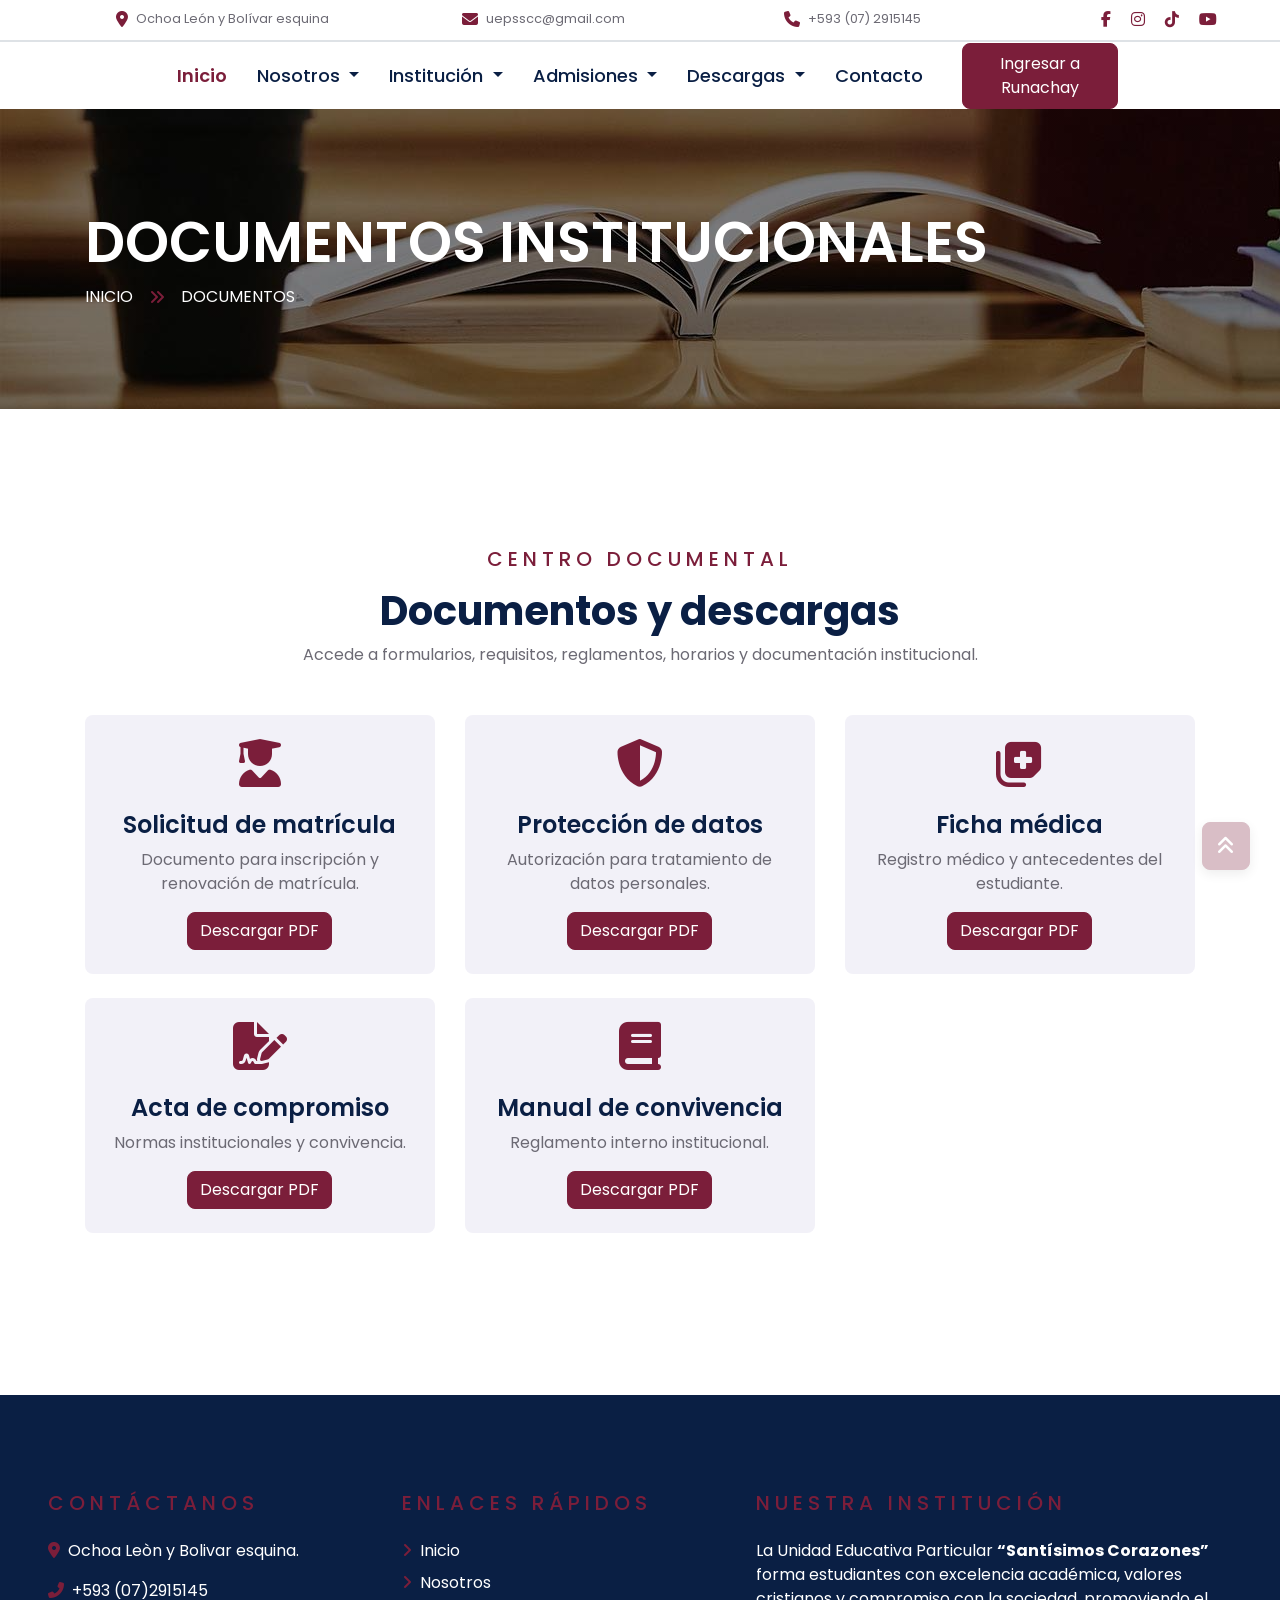
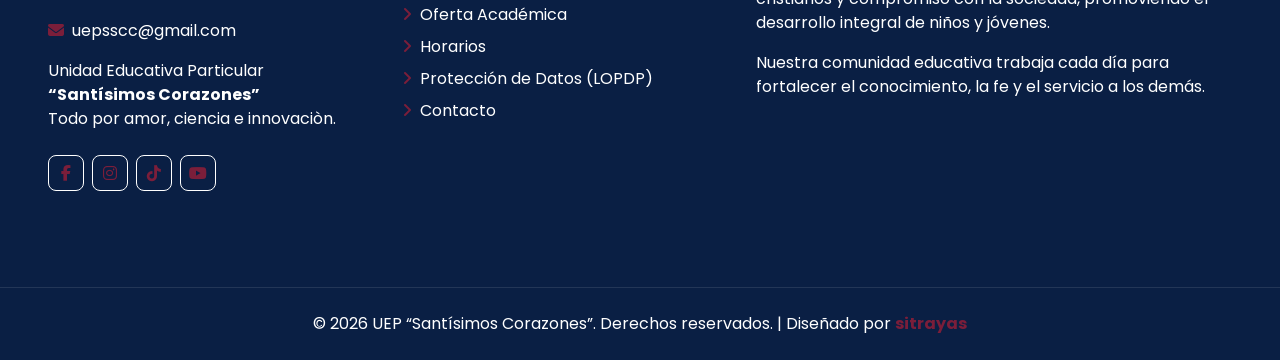
<file: documentos.html>
<!DOCTYPE html>
<html lang="es">

<head>
    <meta charset="utf-8">
    <title>UEP Santisimos Corazones</title>
    <meta content="width=device-width, initial-scale=1.0" name="viewport">
   <meta content="Unidad Educativa Particular Santísimos Corazones, Pasaje, El Oro, educación, colegio, EGB, BGU, inicial" name="keywords">
<meta content="Sitio web oficial de la Unidad Educativa Particular Santísimos Corazones. Educación con valores, excelencia académica e innovación educativa en Pasaje, El Oro." name="description">

    <!-- Favicon -->
    <link href="img/favicon.ico" rel="icon">

    <!-- Google Web Fonts -->
    <link rel="preconnect" href="https://fonts.gstatic.com">
    <link href="https://fonts.googleapis.com/css2?family=Poppins:wght@400;500;600;700&display=swap" rel="stylesheet"> 

   
    <!-- Libraries Stylesheet -->
    <link href="lib/owlcarousel/assets/owl.carousel.min.css" rel="stylesheet">

    <!-- Customized Bootstrap Stylesheet -->
    <link href="css/style.css" rel="stylesheet">


    <link href="https://cdnjs.cloudflare.com/ajax/libs/font-awesome/6.5.1/css/all.min.css" rel="stylesheet">
</head>

<body>

   <!-- Topbar Start -->
<div class="container-fluid d-none d-lg-block bg-light border-bottom">
    <div class="row align-items-center py-2 px-xl-5">

        <!-- Ubicación -->
        <div class="col-lg-3 text-right">
            <div class="d-inline-flex align-items-center">
                <i class="fa fa-map-marker-alt text-primary mr-2"></i>
                <small>Ochoa León y Bolívar esquina</small>
            </div>
        </div>

        <!-- Correo -->
        <div class="col-lg-3 text-right">
            <div class="d-inline-flex align-items-center">
                <i class="fa fa-envelope text-primary mr-2"></i>
                <small>uepsscc@gmail.com</small>
            </div>
        </div>

        <!-- Teléfono -->
        <div class="col-lg-3 text-right">
            <div class="d-inline-flex align-items-center">
                <i class="fa fa-phone text-primary mr-2"></i>
                <small>+593 (07) 2915145</small>
            </div>
        </div>

        <!-- Redes sociales -->
        <div class="col-lg-3 text-right">

            <a class="text-primary mr-3" href="https://www.facebook.com/uepsantisimos.corazones">
                <i class="fab fa-facebook-f"></i>
            </a>

            <a class="text-primary mr-3" href="https://www.instagram.com/santisimoscorazones">
                <i class="fab fa-instagram"></i>
            </a>

            <a class="text-primary mr-3" href="https://www.tiktok.com/@u.e.ps.s.c.c">
                <i class="fab fa-tiktok"></i>
            </a>

            <a class="text-primary" href="https://www.youtube.com">
                <i class="fab fa-youtube"></i>
            </a>

        </div>

    </div>
</div>
<!-- Topbar End -->


                
<!-- Navbar Start -->
<div class="container-fluid">
    <div class="row border-top px-xl-5 justify-content-center">
        <div class="col-lg-10">
            <nav class="navbar navbar-expand-lg bg-light navbar-light py-3 py-lg-0 px-0">

                <a href="index.html" class="text-decoration-none d-block d-lg-none">
                    <h1 class="m-0"><span class="text-primary">UEP</span> SC</h1>
                </a>

                <button type="button" class="navbar-toggler" data-toggle="collapse" data-target="#navbarCollapse">
                    <span class="navbar-toggler-icon"></span>
                </button>

                <div class="collapse navbar-collapse" id="navbarCollapse">

                    <div class="navbar-nav py-0 mx-auto" style="margin-left: 80px;">

                        <a href="index.html" class="nav-item nav-link active">Inicio</a>

     <!-- NOSOTROS -->
    <div class="nav-item dropdown">
        <a href="#" class="nav-link dropdown-toggle" data-toggle="dropdown">
            Nosotros
        </a>
        <div class="dropdown-menu rounded-0 m-0">
            <a href="#" class="dropdown-item" data-toggle="modal" data-target="#misionModal">Misión</a>
            <a href="#" class="dropdown-item" data-toggle="modal" data-target="#visionModal">Visión</a>
            <a href="fundador.html" class="dropdown-item">Nuestro fundador</a>
            
         
        </div>
    </div>



        <!-- INSTITUCION -->
    <div class="nav-item dropdown">
        <a href="#" class="nav-link dropdown-toggle" data-toggle="dropdown">
            Institución
        </a>
        <div class="dropdown-menu rounded-0 m-0">
             <a href="uniforme-estudiantil.html" class="dropdown-item">Uniforme Estudiantil </a>
              <a href="galeria.html" class="dropdown-item">Galeria </a>
      
            <a href="docentes.html" class="dropdown-item">Personal Docente</a>
            <a href="lopdp.html" class="dropdown-item">LOPDP</a>
        </div>
    </div>

                  
    
 <!-- ADMISIONES -->
    <div class="nav-item dropdown">
        <a href="#" class="nav-link dropdown-toggle" data-toggle="dropdown">
            Admisiones 
        </a>
        <div class="dropdown-menu rounded-0 m-0">
            <a href="#requisitos" class="dropdown-item">Requisitos de matrícula</a>
       <a href="oferta-academica.html" class="dropdown-item">Oferta Académica</a>
            
        </div>
    </div>




        <!-- DOCUMENTOS -->
    <div class="nav-item dropdown">
        <a href="#" class="nav-link dropdown-toggle" data-toggle="dropdown">
            Descargas
        </a>
        <div class="dropdown-menu rounded-0 m-0">
            <a href="documentos.html" class="dropdown-item">Todos los documentos</a>
          
            <a href="horarios.html" class="dropdown-item">Horarios institucionales</a>
        </div>
    </div>



      <a href="contacto.html" class="nav-item nav-link">Contacto</a>

                    </div>

                    <a class="btn btn-primary py-2 px-4 d-none d-lg-block ml-4" href="https://uepsscc.runacode.com/public/login">
                        Ingresar a Runachay</a>

                </div>
            </nav>
        </div>
    </div>
</div>
<!-- Navbar End -->



<!-- HEADER -->

<div class="container-fluid page-header"
style="margin-bottom:90px;">

<div class="container">

<div class="d-flex flex-column justify-content-center"
style="min-height:300px;">

<h3 class="display-4 text-white text-uppercase">

Documentos Institucionales

</h3>

<div class="d-inline-flex text-white">

<p class="m-0 text-uppercase">

<a class="text-white"
href="index.html">

Inicio

</a>

</p>

<i class="fa fa-angle-double-right pt-1 px-3"></i>

<p class="m-0 text-uppercase">

Documentos

</p>

</div>

</div>

</div>

</div>


<!-- INTRO -->

<div class="container-fluid py-5">

<div class="container">

<div class="text-center mb-5">

<h5 class="text-primary text-uppercase mb-3"
style="letter-spacing:5px;">

Centro documental

</h5>

<h1>

Documentos y descargas

</h1>

<p>

Accede a formularios, requisitos, reglamentos,
horarios y documentación institucional.

</p>

</div>


<div class="row">

<!-- MATRICULA -->

<div class="col-lg-4 col-md-6 mb-4">

<div class="bg-secondary rounded p-4 text-center h-100">

<i class="fa fa-user-graduate fa-3x text-primary mb-4"></i>

<h4>

Solicitud de matrícula

</h4>

<p>

Documento para inscripción
y renovación de matrícula.

</p>

<a href="documentos/solicitud-matricula.pdf"
target="_blank"
class="btn btn-primary">

Descargar PDF

</a>

</div>

</div>


<!-- DATOS -->

<div class="col-lg-4 col-md-6 mb-4">

<div class="bg-secondary rounded p-4 text-center h-100">

<i class="fa fa-shield-alt fa-3x text-primary mb-4"></i>

<h4>

Protección de datos

</h4>

<p>

Autorización para tratamiento
de datos personales.

</p>

<a href="documentos/autorizacion-datos-personales.pdf"
target="_blank"
class="btn btn-primary">

Descargar PDF

</a>

</div>

</div>


<!-- FICHA MEDICA -->

<div class="col-lg-4 col-md-6 mb-4">

<div class="bg-secondary rounded p-4 text-center h-100">

<i class="fa fa-notes-medical fa-3x text-primary mb-4"></i>

<h4>

Ficha médica

</h4>

<p>

Registro médico y antecedentes
del estudiante.

</p>

<a href="documentos/ficha-medica.pdf"
target="_blank"
class="btn btn-primary">

Descargar PDF

</a>

</div>

</div>


<!-- ACTA -->

<div class="col-lg-4 col-md-6 mb-4">

<div class="bg-secondary rounded p-4 text-center h-100">

<i class="fa fa-file-signature fa-3x text-primary mb-4"></i>

<h4>

Acta de compromiso

</h4>

<p>

Normas institucionales
y convivencia.

</p>

<a href="documentos/acta-compromiso.pdf"
target="_blank"
class="btn btn-primary">

Descargar PDF

</a>

</div>

</div>





<!-- MANUAL -->

<div class="col-lg-4 col-md-6 mb-4">

<div class="bg-secondary rounded p-4 text-center h-100">

<i class="fa fa-book fa-3x text-primary mb-4"></i>

<h4>

Manual de convivencia

</h4>

<p>

Reglamento interno
institucional.

</p>

<a href="documentos/manual-convivencia.pdf"
target="_blank"
class="btn btn-primary">

Descargar PDF

</a>

</div>

</div>








</div>

</div>

</div>




    <!-- Footer Start -->
  
    
    <div class="container-fluid bg-dark text-white py-5 px-sm-3 px-lg-5" style="margin-top: 90px;">
    <div class="row pt-5">

        <div class="col-lg-7 col-md-12">
            <div class="row">

                <!-- CONTACTO -->
                <div class="col-md-6 mb-5">
                    <h5 class="text-primary text-uppercase mb-4" style="letter-spacing: 5px;">Contáctanos</h5>

                    <p><i class="fa fa-map-marker-alt mr-2"></i>Ochoa Leòn y Bolivar esquina. </p>
                    
                    <p><i class="fa fa-phone-alt mr-2"></i>+593 (07)2915145</p>
                    <p><i class="fa fa-envelope mr-2"></i>uepsscc@gmail.com</p>

                    <p class="mt-3">
                        Unidad Educativa Particular <br>
                        <strong>“Santísimos Corazones”</strong><br>
                        Todo por amor, ciencia e innovaciòn.
                    </p>

                    <div class="d-flex justify-content-start mt-4">
                       <a class="btn btn-outline-light btn-square mr-2" href="https://www.facebook.com/uepsantisimos.corazones" target="_blank">
    <i class="fab fa-facebook-f"></i>
</a>

<a class="btn btn-outline-light btn-square mr-2" href="https://www.instagram.com/santisimoscorazones" target="_blank">
    <i class="fab fa-instagram"></i>
</a>

<a class="btn btn-outline-light btn-square mr-2" href="https://www.tiktok.com/@u.e.ps.s.c.c" target="_blank">
    <i class="fab fa-tiktok"></i>
</a>

<a class="btn btn-outline-light btn-square" href="https://youtube.com/@tu_canal" target="_blank">
    <i class="fab fa-youtube"></i>
</a>
                    </div>
                </div>

                <!-- ENLACES -->
                <div class="col-md-6 mb-5">
                    <h5 class="text-primary text-uppercase mb-4" style="letter-spacing: 5px;">Enlaces rápidos</h5>

                    <div class="d-flex flex-column justify-content-start">

                         <a class="text-white mb-2" href="index.html">
            <i class="fa fa-angle-right mr-2"></i>Inicio
        </a>

        <a class="text-white mb-2" href="about.html">
            <i class="fa fa-angle-right mr-2"></i>Nosotros
        </a>

        <a class="text-white mb-2" href="oferta-academica.html">
            <i class="fa fa-angle-right mr-2"></i>Oferta Académica
        </a>

        <a class="text-white mb-2" href="horarios.html">
            <i class="fa fa-angle-right mr-2"></i>Horarios
        </a>

        <a class="text-white mb-2" href="lopdp.html">
            <i class="fa fa-angle-right mr-2"></i>Protección de Datos (LOPDP)
        </a>

        <a class="text-white" href="contacto.html">
            <i class="fa fa-angle-right mr-2"></i>Contacto
        </a>

                    </div>
                </div>

            </div>
        </div>

        <!-- INFORMACIÓN -->
        <div class="col-lg-5 col-md-12 mb-5">
            <h5 class="text-primary text-uppercase mb-4" style="letter-spacing: 5px;">Nuestra Institución</h5>

            <p>
                La Unidad Educativa Particular <strong>“Santísimos Corazones”</strong> forma
                estudiantes con excelencia académica, valores cristianos y compromiso con la
                sociedad, promoviendo el desarrollo integral de niños y jóvenes.
            </p>

            <p>
                Nuestra comunidad educativa trabaja cada día para fortalecer el conocimiento,
                la fe y el servicio a los demás.
            </p>

        </div>

    </div>
</div>

<div class="container-fluid bg-dark text-white border-top py-4 px-sm-3 px-md-5"
                 style="border-color: rgba(256, 256, 256, .1) !important;">

    <div class="row">
        <div class="col-12 text-center">
            <p class="m-0 text-white">
                &copy; 2026 UEP “Santísimos Corazones”.
                Derechos reservados. |
                Diseñado por
                <a class="text-primary font-weight-bold" href="https://sitrayas.com" target="_blank">
                    sitrayas
                </a>
            </p>
        </div>
    </div>

        </div>

     
    </div>

</div>


    <!-- Footer End -->


    <!-- Back to Top -->
    <a href="#" class="btn btn-lg btn-primary btn-lg-square back-to-top"><i class="fa fa-angle-double-up"></i></a>


    <!-- JavaScript Libraries -->
    <script src="https://code.jquery.com/jquery-3.4.1.min.js"></script>
    <script src="https://stackpath.bootstrapcdn.com/bootstrap/4.4.1/js/bootstrap.bundle.min.js"></script>
    <script src="lib/easing/easing.min.js"></script>
    <script src="lib/owlcarousel/owl.carousel.min.js"></script>

    <!-- Contact Javascript File -->
    <script src="mail/jqBootstrapValidation.min.js"></script>
    <script src="mail/contact.js"></script>

    <!-- Template Javascript -->
    <script src="js/main.js"></script>






    <!-- Modal Misión -->
<div class="modal fade" id="misionModal" tabindex="-1" role="dialog" aria-labelledby="misionModalLabel" aria-hidden="true">
    
    <div class="modal-dialog modal-lg modal-dialog-centered" role="document">
        
        <div class="modal-content">

            <!-- Header -->
             <div class="modal-header modal-vino text-white">
                <h5 class="modal-title" id="misionModalLabel">
                    Nuestra Misión
                </h5>

                <button type="button" class="close text-white" data-dismiss="modal" aria-label="Cerrar">
                    <span aria-hidden="true">&times;</span>
                </button>
            </div>

            <!-- Body -->
            <div class="modal-body">

                <p style="text-align: justify; line-height: 1.9;">
                    Brindar una educación de excelencia, basada en principios éticos, 
                    valores cristianos y la espiritualidad Oblata Matovellana, que permita 
                    la formación integral de niñas, niños y jóvenes.
                </p>

                <p style="text-align: justify; line-height: 1.9;">
                    Inspirados en los valores del Evangelio, especialmente la caridad y el 
                    sacrificio, y guiados por profesionales competentes que inspiren, motiven 
                    y preparen a los estudiantes para enfrentar los desafíos actuales con ética, 
                    responsabilidad y compromiso.
                </p>

                <p style="text-align: justify; line-height: 1.9;">
                    Contribuyendo al surgimiento de líderes íntegros que transformen la sociedad 
                    desde la fe.
                </p>

            </div>

            <!-- Footer -->
            <div class="modal-footer">
                <button type="button" class="btn btn-secondary" data-dismiss="modal">
                    Cerrar
                </button>
            </div>

        </div>
    </div>
</div>






    <!-- Modal Visión -->
<div class="modal fade" id="visionModal" tabindex="-1" role="dialog" aria-labelledby="visionModalLabel" aria-hidden="true">
    
    <div class="modal-dialog modal-lg modal-dialog-centered" role="document">
        
        <div class="modal-content">

            <!-- Header -->
             <div class="modal-header modal-vino text-white">
                <h5 class="modal-title" id="visionModalLabel">
                    Nuestra Visión
                </h5>

                <button type="button" class="close text-white" data-dismiss="modal" aria-label="Cerrar">
                    <span aria-hidden="true">&times;</span>
                </button>
            </div>

            <!-- Body -->
            <div class="modal-body">

                <p style="text-align: justify; line-height: 1.9;">
                    Nos proyectamos, para el año 2028, ser reconocidos como una institución educativa líder y 
                    pionera en la implementación de un modelo educativo innovador, evangelizador y contextualizado, 
                    fundamentado en la espiritualidad y liderazgo Oblato Matovellano.
                </p>

                <p style="text-align: justify; line-height: 1.9;">
                   Aspiramos a formar ciudadanos críticos, éticos y solidarios, profundamente comprometidos 
                   con su comunidad y guiados por principios morales y cristianos, 
                   capaces de transformar su entorno con responsabilidad, amor y visión de futuro. 
                </p>

                <p style="text-align: justify; line-height: 1.9;">
                    Nuestra comunidad educativa será un espacio donde cada persona se desarrolle integralmente y 
                    viva sus valores con autenticidad.
                </p>

            </div>

            <!-- Footer -->
            <div class="modal-footer">
                <button type="button" class="btn btn-secondary" data-dismiss="modal">
                    Cerrar
                </button>
            </div>

        </div>
    </div>
</div>


</body>

</html>
</file>
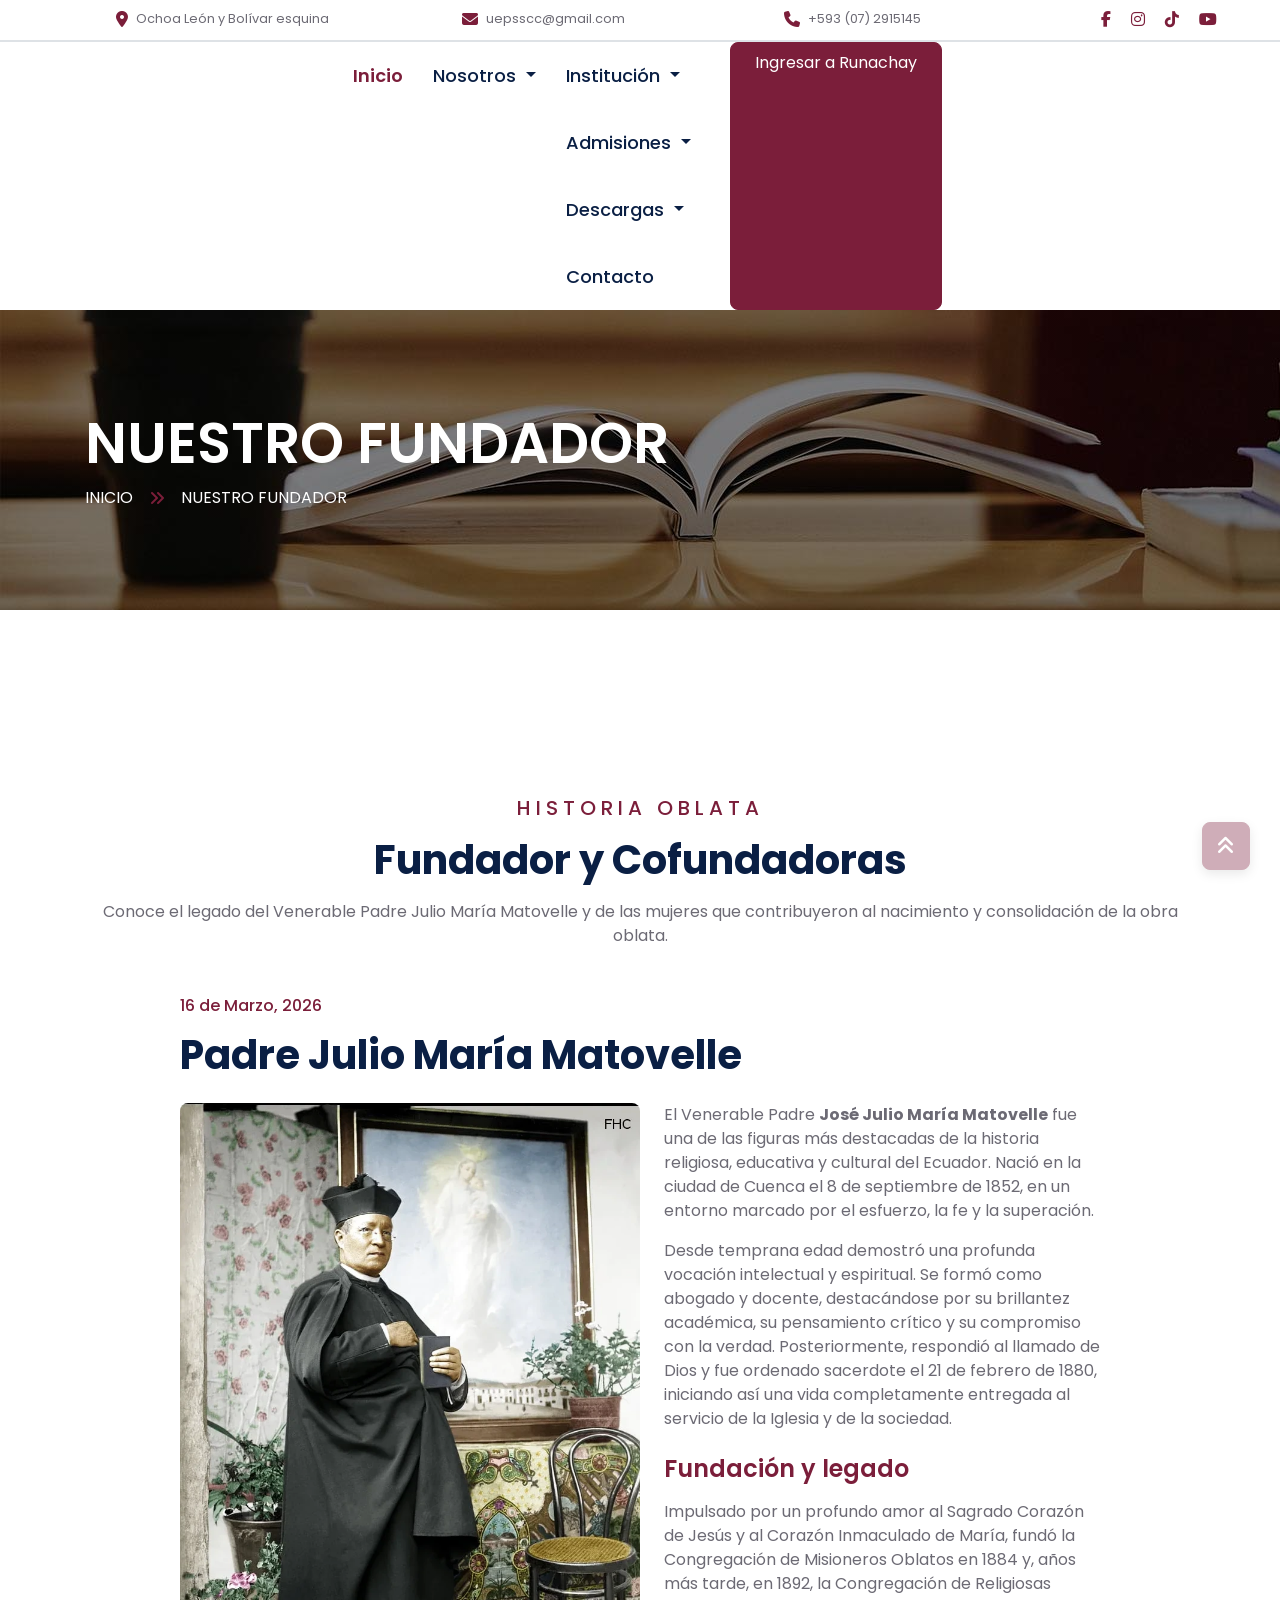
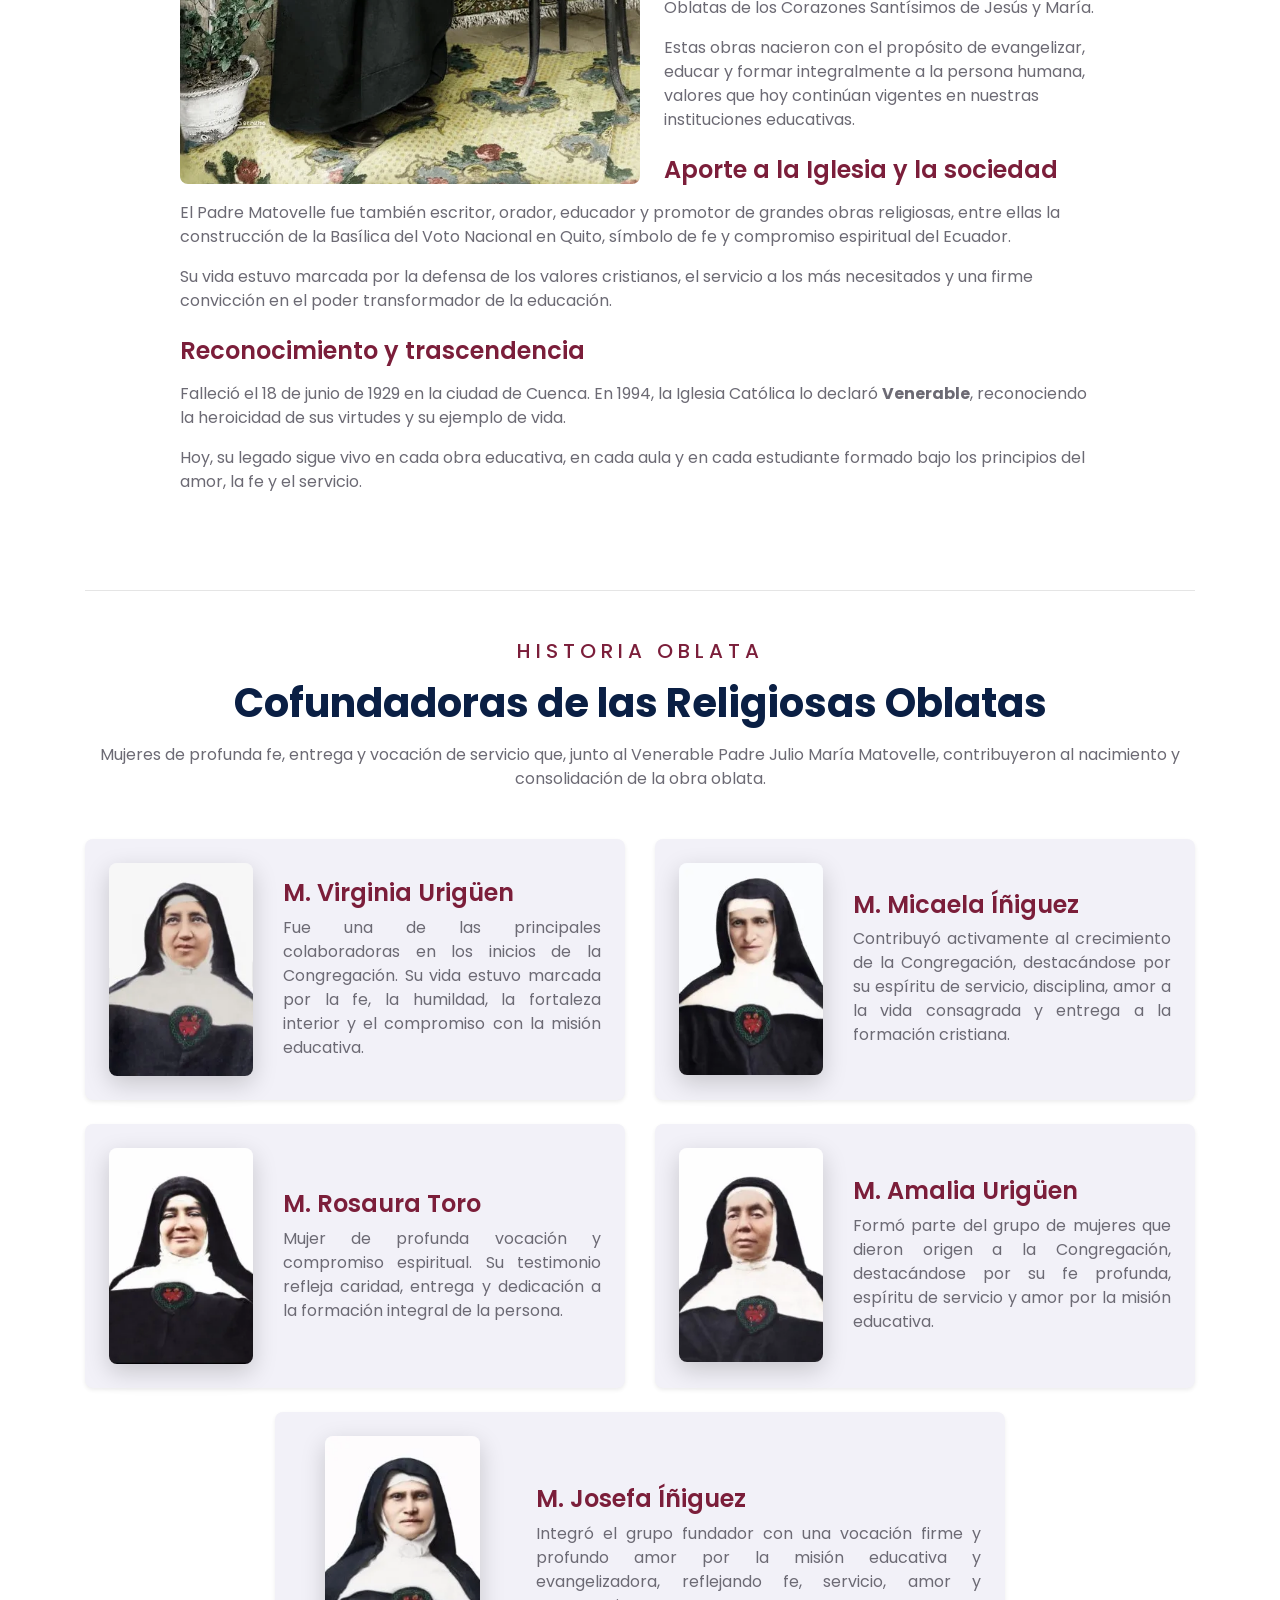
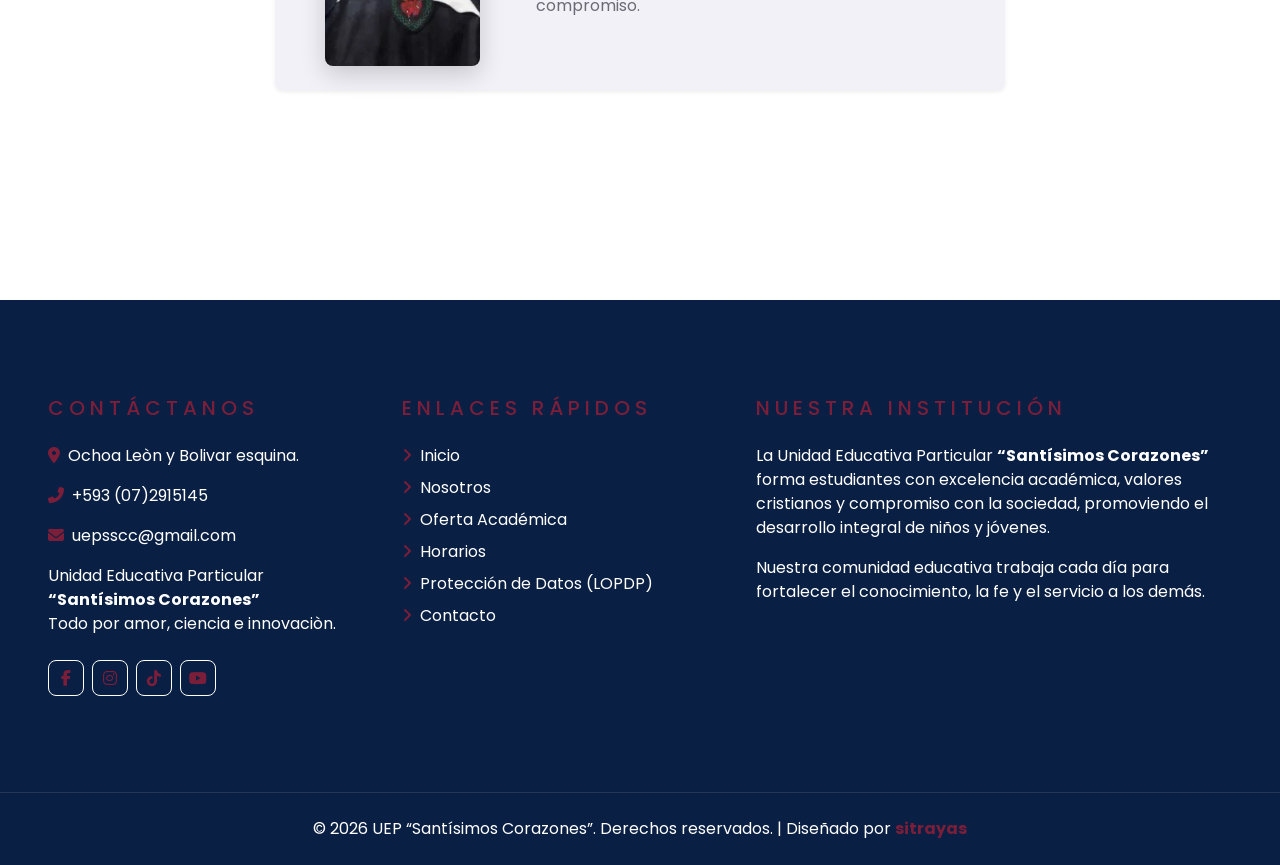
<file: fundador.html>
<!DOCTYPE html>
<html lang="es">

<head>
    <meta charset="utf-8">
    <title>UEP Santisimos Corazones</title>
    <meta content="width=device-width, initial-scale=1.0" name="viewport">
   <meta content="Unidad Educativa Particular Santísimos Corazones, Pasaje, El Oro, educación, colegio, EGB, BGU, inicial" name="keywords">
<meta content="Sitio web oficial de la Unidad Educativa Particular Santísimos Corazones. Educación con valores, excelencia académica e innovación educativa en Pasaje, El Oro." name="description">

    <!-- Favicon -->
    <link href="img/favicon.ico" rel="icon">

    <!-- Google Web Fonts -->
    <link rel="preconnect" href="https://fonts.gstatic.com">
    <link href="https://fonts.googleapis.com/css2?family=Poppins:wght@400;500;600;700&display=swap" rel="stylesheet"> 

   
    <!-- Libraries Stylesheet -->
    <link href="lib/owlcarousel/assets/owl.carousel.min.css" rel="stylesheet">

    <!-- Customized Bootstrap Stylesheet -->
    <link href="css/style.css" rel="stylesheet">


    <link href="https://cdnjs.cloudflare.com/ajax/libs/font-awesome/6.5.1/css/all.min.css" rel="stylesheet">
</head>

<body>

   <!-- Topbar Start -->
<div class="container-fluid d-none d-lg-block bg-light border-bottom">
    <div class="row align-items-center py-2 px-xl-5">

        <!-- Ubicación -->
        <div class="col-lg-3 text-right">
            <div class="d-inline-flex align-items-center">
                <i class="fa fa-map-marker-alt text-primary mr-2"></i>
                <small>Ochoa León y Bolívar esquina</small>
            </div>
        </div>

        <!-- Correo -->
        <div class="col-lg-3 text-right">
            <div class="d-inline-flex align-items-center">
                <i class="fa fa-envelope text-primary mr-2"></i>
                <small>uepsscc@gmail.com</small>
            </div>
        </div>

        <!-- Teléfono -->
        <div class="col-lg-3 text-right">
            <div class="d-inline-flex align-items-center">
                <i class="fa fa-phone text-primary mr-2"></i>
                <small>+593 (07) 2915145</small>
            </div>
        </div>

        <!-- Redes sociales -->
        <div class="col-lg-3 text-right">

            <a class="text-primary mr-3" href="https://www.facebook.com/uepsantisimos.corazones">
                <i class="fab fa-facebook-f"></i>
            </a>

            <a class="text-primary mr-3" href="https://www.instagram.com/santisimoscorazones">
                <i class="fab fa-instagram"></i>
            </a>

            <a class="text-primary mr-3" href="https://www.tiktok.com/@u.e.ps.s.c.c">
                <i class="fab fa-tiktok"></i>
            </a>

            <a class="text-primary" href="https://www.youtube.com">
                <i class="fab fa-youtube"></i>
            </a>

        </div>

    </div>
</div>
<!-- Topbar End -->







                
<!-- Navbar Start -->
<div class="container-fluid">
    <div class="row border-top px-xl-5 justify-content-center">
        <div class="col-lg-10">
            <nav class="navbar navbar-expand-lg bg-light navbar-light py-3 py-lg-0 px-0">

                <a href="index.html" class="text-decoration-none d-block d-lg-none">
                    <h1 class="m-0"><span class="text-primary">UEP</span> SC</h1>
                </a>

                <button type="button" class="navbar-toggler" data-toggle="collapse" data-target="#navbarCollapse">
                    <span class="navbar-toggler-icon"></span>
                </button>

                <div class="collapse navbar-collapse" id="navbarCollapse">

                    <div class="navbar-nav py-0 mx-auto" style="margin-left: 80px;">

                        <a href="index.html" class="nav-item nav-link active">Inicio</a>

     <!-- NOSOTROS -->
    <div class="nav-item dropdown">
        <a href="#" class="nav-link dropdown-toggle" data-toggle="dropdown">
            Nosotros
        </a>
        <div class="dropdown-menu rounded-0 m-0">
            <a href="#" class="dropdown-item" data-toggle="modal" data-target="#misionModal">Misión</a>
            <a href="#" class="dropdown-item" data-toggle="modal" data-target="#visionModal">Visión</a>
            <a href="fundador.html" class="dropdown-item">Nuestro fundador</a>
            
         
        </div>
    </div>

<!--
Sitio web institucional desarrollado por:
 Josué Acuña P.
Tecnólogo Superior en Desarrollo de Software
sitrayas
https://sitrayas.com
ECUADOR

Año 2026
-->

        <!-- INSTITUCION -->
    <div class="nav-item dropdown">
        <a href="#" class="nav-link dropdown-toggle" data-toggle="dropdown">
            Institución
        </a>
        <div class="dropdown-menu rounded-0 m-0">
             <a href="uniforme-estudiantil.html" class="dropdown-item">Uniforme Estudiantil </a>
              <a href="galeria.html" class="dropdown-item">Galeria </a>
      
            <a href="docentes.html" class="dropdown-item">Personal Docente</a>
            <a href="lopdp.html" class="dropdown-item">LOPDP</a>
    </div>

                  
    
 <!-- ADMISIONES -->
    <div class="nav-item dropdown">
        <a href="#" class="nav-link dropdown-toggle" data-toggle="dropdown">
            Admisiones 
        </a>
        <div class="dropdown-menu rounded-0 m-0">
            <a href="#requisitos" class="dropdown-item">Requisitos de matrícula</a>
       <a href="oferta-academica.html" class="dropdown-item">Oferta Académica</a>
            
        </div>
    </div>



    


        <!-- DOCUMENTOS -->
    <div class="nav-item dropdown">
        <a href="#" class="nav-link dropdown-toggle" data-toggle="dropdown">
            Descargas
        </a>
        <div class="dropdown-menu rounded-0 m-0">
            <a href="documentos.html" class="dropdown-item">Todos los documentos</a>
          
            <a href="horarios.html" class="dropdown-item">Horarios institucionales</a>
        </div>
    </div>



      <a href="contacto.html" class="nav-item nav-link">Contacto</a>

                    </div>

                    <a class="btn btn-primary py-2 px-4 d-none d-lg-block ml-4" href="https://uepsscc.runacode.com/public/login">
                        Ingresar a Runachay</a>

                </div>
            </nav>
        </div>
    </div>
</div>
<!-- Navbar End -->

<!-- Header Start -->
<div class="container-fluid page-header" style="margin-bottom: 90px;">
    <div class="container">
        <div class="d-flex flex-column justify-content-center" style="min-height: 300px">
            <h3 class="display-4 text-white text-uppercase">Nuestro Fundador</h3>
            <div class="d-inline-flex text-white">
                <p class="m-0 text-uppercase">
                    <a class="text-white" href="index.html">Inicio</a>
                </p>
                <i class="fa fa-angle-double-right pt-1 px-3"></i>
                <p class="m-0 text-uppercase">Nuestro Fundador</p>
            </div>
        </div>
    </div>
</div>
<!-- Header End -->






<!-- Detail Start -->
<div class="container-fluid py-5">
<div class="container py-5">
<div class="text-center mb-5">
<h5 class="text-primary text-uppercase mb-3" style="letter-spacing: 5px;">Historia Oblata</h5>
<h1>Fundador y Cofundadoras</h1>
<p class="mt-3">Conoce el legado del Venerable Padre Julio María Matovelle y de las mujeres que contribuyeron al nacimiento y consolidación de la obra oblata.</p>
</div>
<section class="mb-5" id="fundador">
<div class="row justify-content-center">
<div class="col-lg-10">
<div class="mb-5" id="articleContent">
<h6 class="text-primary mb-3">16 de Marzo, 2026</h6>
<h1 class="mb-4">Padre Julio María Matovelle</h1>
<img alt="Padre Julio María Matovelle" class="img-fluid rounded w-50 float-left mr-4 mb-3" src="img/varios/pmatovelle2.webp"/>
<p>El Venerable Padre <strong>José Julio María Matovelle</strong> fue una de las figuras más destacadas de la historia religiosa, educativa y cultural del Ecuador. Nació en la ciudad de Cuenca el 8 de septiembre de 1852, en un entorno marcado por el esfuerzo, la fe y la superación.</p>
<p>Desde temprana edad demostró una profunda vocación intelectual y espiritual. Se formó como abogado y docente, destacándose por su brillantez académica, su pensamiento crítico y su compromiso con la verdad. Posteriormente, respondió al llamado de Dios y fue ordenado sacerdote el 21 de febrero de 1880, iniciando así una vida completamente entregada al servicio de la Iglesia y de la sociedad.</p>
<h4 class="mt-4 mb-3 text-primary">Fundación y legado</h4>
<p>Impulsado por un profundo amor al Sagrado Corazón de Jesús y al Corazón Inmaculado de María, fundó la Congregación de Misioneros Oblatos en 1884 y, años más tarde, en 1892, la Congregación de Religiosas Oblatas de los Corazones Santísimos de Jesús y María.</p>
<p>Estas obras nacieron con el propósito de evangelizar, educar y formar integralmente a la persona humana, valores que hoy continúan vigentes en nuestras instituciones educativas.</p>
<h4 class="mt-4 mb-3 text-primary">Aporte a la Iglesia y la sociedad</h4>
<p>El Padre Matovelle fue también escritor, orador, educador y promotor de grandes obras religiosas, entre ellas la construcción de la Basílica del Voto Nacional en Quito, símbolo de fe y compromiso espiritual del Ecuador.</p>
<p>Su vida estuvo marcada por la defensa de los valores cristianos, el servicio a los más necesitados y una firme convicción en el poder transformador de la educación.</p>
<h4 class="mt-4 mb-3 text-primary">Reconocimiento y trascendencia</h4>
<p>Falleció el 18 de junio de 1929 en la ciudad de Cuenca. En 1994, la Iglesia Católica lo declaró <strong>Venerable</strong>, reconociendo la heroicidad de sus virtudes y su ejemplo de vida.</p>
<p>Hoy, su legado sigue vivo en cada obra educativa, en cada aula y en cada estudiante formado bajo los principios del amor, la fe y el servicio.</p>
</div>
</div>
</div>
</section>
<hr class="my-5"/>
<section id="cofundadoras">
<div class="text-center mb-5">
<h5 class="text-primary text-uppercase mb-3" style="letter-spacing: 5px;">Historia Oblata</h5>
<h1>Cofundadoras de las Religiosas Oblatas</h1>
<p class="mt-3">Mujeres de profunda fe, entrega y vocación de servicio que, junto al Venerable Padre Julio María Matovelle, contribuyeron al nacimiento y consolidación de la obra oblata.</p>
</div>
<div class="row">
<div class="col-lg-6 mb-4"><div class="bg-secondary rounded p-4 h-100 shadow-sm"><div class="row align-items-center"><div class="col-md-4 text-center mb-3 mb-md-0"><img alt="M. Virginia Urigüen" class="img-fluid rounded cofundadora-foto" src="img/varios/Virginia-202x300_resultado.webp"/></div><div class="col-md-8"><h4 class="text-primary">M. Virginia Urigüen</h4><p class="texto-justificado mb-0">Fue una de las principales colaboradoras en los inicios de la Congregación. Su vida estuvo marcada por la fe, la humildad, la fortaleza interior y el compromiso con la misión educativa.</p></div></div></div></div>
<div class="col-lg-6 mb-4"><div class="bg-secondary rounded p-4 h-100 shadow-sm"><div class="row align-items-center"><div class="col-md-4 text-center mb-3 mb-md-0"><img alt="M. Micaela Íñiguez" class="img-fluid rounded cofundadora-foto" src="img/varios/Micaela-203x300_resultado.webp"/></div><div class="col-md-8"><h4 class="text-primary">M. Micaela Íñiguez</h4><p class="texto-justificado mb-0">Contribuyó activamente al crecimiento de la Congregación, destacándose por su espíritu de servicio, disciplina, amor a la vida consagrada y entrega a la formación cristiana.</p></div></div></div></div>
<div class="col-lg-6 mb-4"><div class="bg-secondary rounded p-4 h-100 shadow-sm"><div class="row align-items-center"><div class="col-md-4 text-center mb-3 mb-md-0"><img alt="M. Rosaura Toro" class="img-fluid rounded cofundadora-foto" src="img/varios/Rosaura-200x300_resultado.webp"/></div><div class="col-md-8"><h4 class="text-primary">M. Rosaura Toro</h4><p class="texto-justificado mb-0">Mujer de profunda vocación y compromiso espiritual. Su testimonio refleja caridad, entrega y dedicación a la formación integral de la persona.</p></div></div></div></div>
<div class="col-lg-6 mb-4"><div class="bg-secondary rounded p-4 h-100 shadow-sm"><div class="row align-items-center"><div class="col-md-4 text-center mb-3 mb-md-0"><img alt="M. Amalia Urigüen" class="img-fluid rounded cofundadora-foto" src="img/varios/Amalia-202x300_resultado.webp"/></div><div class="col-md-8"><h4 class="text-primary">M. Amalia Urigüen</h4><p class="texto-justificado mb-0">Formó parte del grupo de mujeres que dieron origen a la Congregación, destacándose por su fe profunda, espíritu de servicio y amor por la misión educativa.</p></div></div></div></div>
<div class="col-lg-8 mx-auto mb-4"><div class="bg-secondary rounded p-4 h-100 shadow-sm"><div class="row align-items-center"><div class="col-md-4 text-center mb-3 mb-md-0"><img alt="M. Josefa Íñiguez" class="img-fluid rounded cofundadora-foto" src="img/varios/Josefa-202x300_resultado.webp"/></div><div class="col-md-8"><h4 class="text-primary">M. Josefa Íñiguez</h4><p class="texto-justificado mb-0">Integró el grupo fundador con una vocación firme y profundo amor por la misión educativa y evangelizadora, reflejando fe, servicio, amor y compromiso.</p></div></div></div></div>
</div>
</section>
</div>
</div>
<!-- Detail End -->







    <!-- Footer Start -->
  
    
    <div class="container-fluid bg-dark text-white py-5 px-sm-3 px-lg-5" style="margin-top: 90px;">
    <div class="row pt-5">

        <div class="col-lg-7 col-md-12">
            <div class="row">

                <!-- CONTACTO -->
                <div class="col-md-6 mb-5">
                    <h5 class="text-primary text-uppercase mb-4" style="letter-spacing: 5px;">Contáctanos</h5>

                    <p><i class="fa fa-map-marker-alt mr-2"></i>Ochoa Leòn y Bolivar esquina. </p>
                    
                    <p><i class="fa fa-phone-alt mr-2"></i>+593 (07)2915145</p>
                    <p><i class="fa fa-envelope mr-2"></i>uepsscc@gmail.com</p>

                    <p class="mt-3">
                        Unidad Educativa Particular <br>
                        <strong>“Santísimos Corazones”</strong><br>
                        Todo por amor, ciencia e innovaciòn.
                    </p>

                    <div class="d-flex justify-content-start mt-4">
                       <a class="btn btn-outline-light btn-square mr-2" href="https://www.facebook.com/uepsantisimos.corazones" target="_blank">
    <i class="fab fa-facebook-f"></i>
</a>

<a class="btn btn-outline-light btn-square mr-2" href="https://www.instagram.com/santisimoscorazones" target="_blank">
    <i class="fab fa-instagram"></i>
</a>

<a class="btn btn-outline-light btn-square mr-2" href="https://www.tiktok.com/@u.e.ps.s.c.c" target="_blank">
    <i class="fab fa-tiktok"></i>
</a>

<a class="btn btn-outline-light btn-square" href="https://youtube.com/@tu_canal" target="_blank">
    <i class="fab fa-youtube"></i>
</a>
                    </div>
                </div>

                <!-- ENLACES -->
                <div class="col-md-6 mb-5">
                    <h5 class="text-primary text-uppercase mb-4" style="letter-spacing: 5px;">Enlaces rápidos</h5>

                    <div class="d-flex flex-column justify-content-start">

                         <a class="text-white mb-2" href="index.html">
            <i class="fa fa-angle-right mr-2"></i>Inicio
        </a>

        <a class="text-white mb-2" href="about.html">
            <i class="fa fa-angle-right mr-2"></i>Nosotros
        </a>

        <a class="text-white mb-2" href="oferta-academica.html">
            <i class="fa fa-angle-right mr-2"></i>Oferta Académica
        </a>

        <a class="text-white mb-2" href="horarios.html">
            <i class="fa fa-angle-right mr-2"></i>Horarios
        </a>

        <a class="text-white mb-2" href="lopdp.html">
            <i class="fa fa-angle-right mr-2"></i>Protección de Datos (LOPDP)
        </a>

        <a class="text-white" href="contacto.html">
            <i class="fa fa-angle-right mr-2"></i>Contacto
        </a>

                    </div>
                </div>

            </div>
        </div>

        <!-- INFORMACIÓN -->
        <div class="col-lg-5 col-md-12 mb-5">
            <h5 class="text-primary text-uppercase mb-4" style="letter-spacing: 5px;">Nuestra Institución</h5>

            <p>
                La Unidad Educativa Particular <strong>“Santísimos Corazones”</strong> forma
                estudiantes con excelencia académica, valores cristianos y compromiso con la
                sociedad, promoviendo el desarrollo integral de niños y jóvenes.
            </p>

            <p>
                Nuestra comunidad educativa trabaja cada día para fortalecer el conocimiento,
                la fe y el servicio a los demás.
            </p>

        </div>

    </div>
</div>

<div class="container-fluid bg-dark text-white border-top py-4 px-sm-3 px-md-5"
                 style="border-color: rgba(256, 256, 256, .1) !important;">

    <div class="row">
        <div class="col-12 text-center">
            <p class="m-0 text-white">
                &copy; 2026 UEP “Santísimos Corazones”.
                Derechos reservados. |
                Diseñado por
                <a class="text-primary font-weight-bold" href="https://sitrayas.com" target="_blank">
                    sitrayas
                </a>
            </p>
        </div>
    </div>

        </div>

     
    </div>

</div>


    <!-- Footer End -->


    <!-- Back to Top -->
    <a href="#" class="btn btn-lg btn-primary btn-lg-square back-to-top"><i class="fa fa-angle-double-up"></i></a>


    <!-- JavaScript Libraries -->
    <script src="https://code.jquery.com/jquery-3.4.1.min.js"></script>
    <script src="https://stackpath.bootstrapcdn.com/bootstrap/4.4.1/js/bootstrap.bundle.min.js"></script>
    <script src="lib/easing/easing.min.js"></script>
    <script src="lib/owlcarousel/owl.carousel.min.js"></script>

    <!-- Contact Javascript File -->
    <script src="mail/jqBootstrapValidation.min.js"></script>
    <script src="mail/contact.js"></script>

    <!-- Template Javascript -->
    <script src="js/main.js"></script>






    <!-- Modal Misión -->
<div class="modal fade" id="misionModal" tabindex="-1" role="dialog" aria-labelledby="misionModalLabel" aria-hidden="true">
    
    <div class="modal-dialog modal-lg modal-dialog-centered" role="document">
        
        <div class="modal-content">

            <!-- Header -->
             <div class="modal-header modal-vino text-white">
                <h5 class="modal-title" id="misionModalLabel">
                    Nuestra Misión
                </h5>

                <button type="button" class="close text-white" data-dismiss="modal" aria-label="Cerrar">
                    <span aria-hidden="true">&times;</span>
                </button>
            </div>

            <!-- Body -->
            <div class="modal-body">

                <p style="text-align: justify; line-height: 1.9;">
                    Brindar una educación de excelencia, basada en principios éticos, 
                    valores cristianos y la espiritualidad Oblata Matovellana, que permita 
                    la formación integral de niñas, niños y jóvenes.
                </p>

                <p style="text-align: justify; line-height: 1.9;">
                    Inspirados en los valores del Evangelio, especialmente la caridad y el 
                    sacrificio, y guiados por profesionales competentes que inspiren, motiven 
                    y preparen a los estudiantes para enfrentar los desafíos actuales con ética, 
                    responsabilidad y compromiso.
                </p>

                <p style="text-align: justify; line-height: 1.9;">
                    Contribuyendo al surgimiento de líderes íntegros que transformen la sociedad 
                    desde la fe.
                </p>

            </div>

            <!-- Footer -->
            <div class="modal-footer">
                <button type="button" class="btn btn-secondary" data-dismiss="modal">
                    Cerrar
                </button>
            </div>

        </div>
    </div>
</div>






    <!-- Modal Visión -->
<div class="modal fade" id="visionModal" tabindex="-1" role="dialog" aria-labelledby="visionModalLabel" aria-hidden="true">
    
    <div class="modal-dialog modal-lg modal-dialog-centered" role="document">
        
        <div class="modal-content">

            <!-- Header -->
             <div class="modal-header modal-vino text-white">
                <h5 class="modal-title" id="visionModalLabel">
                    Nuestra Visión
                </h5>

                <button type="button" class="close text-white" data-dismiss="modal" aria-label="Cerrar">
                    <span aria-hidden="true">&times;</span>
                </button>
            </div>

            <!-- Body -->
            <div class="modal-body">

                <p style="text-align: justify; line-height: 1.9;">
                    Nos proyectamos, para el año 2028, ser reconocidos como una institución educativa líder y 
                    pionera en la implementación de un modelo educativo innovador, evangelizador y contextualizado, 
                    fundamentado en la espiritualidad y liderazgo Oblato Matovellano.
                </p>

                <p style="text-align: justify; line-height: 1.9;">
                   Aspiramos a formar ciudadanos críticos, éticos y solidarios, profundamente comprometidos 
                   con su comunidad y guiados por principios morales y cristianos, 
                   capaces de transformar su entorno con responsabilidad, amor y visión de futuro. 
                </p>

                <p style="text-align: justify; line-height: 1.9;">
                    Nuestra comunidad educativa será un espacio donde cada persona se desarrolle integralmente y 
                    viva sus valores con autenticidad.
                </p>

            </div>

            <!-- Footer -->
            <div class="modal-footer">
                <button type="button" class="btn btn-secondary" data-dismiss="modal">
                    Cerrar
                </button>
            </div>

        </div>
    </div>
</div>


</body>

</html>
</file>
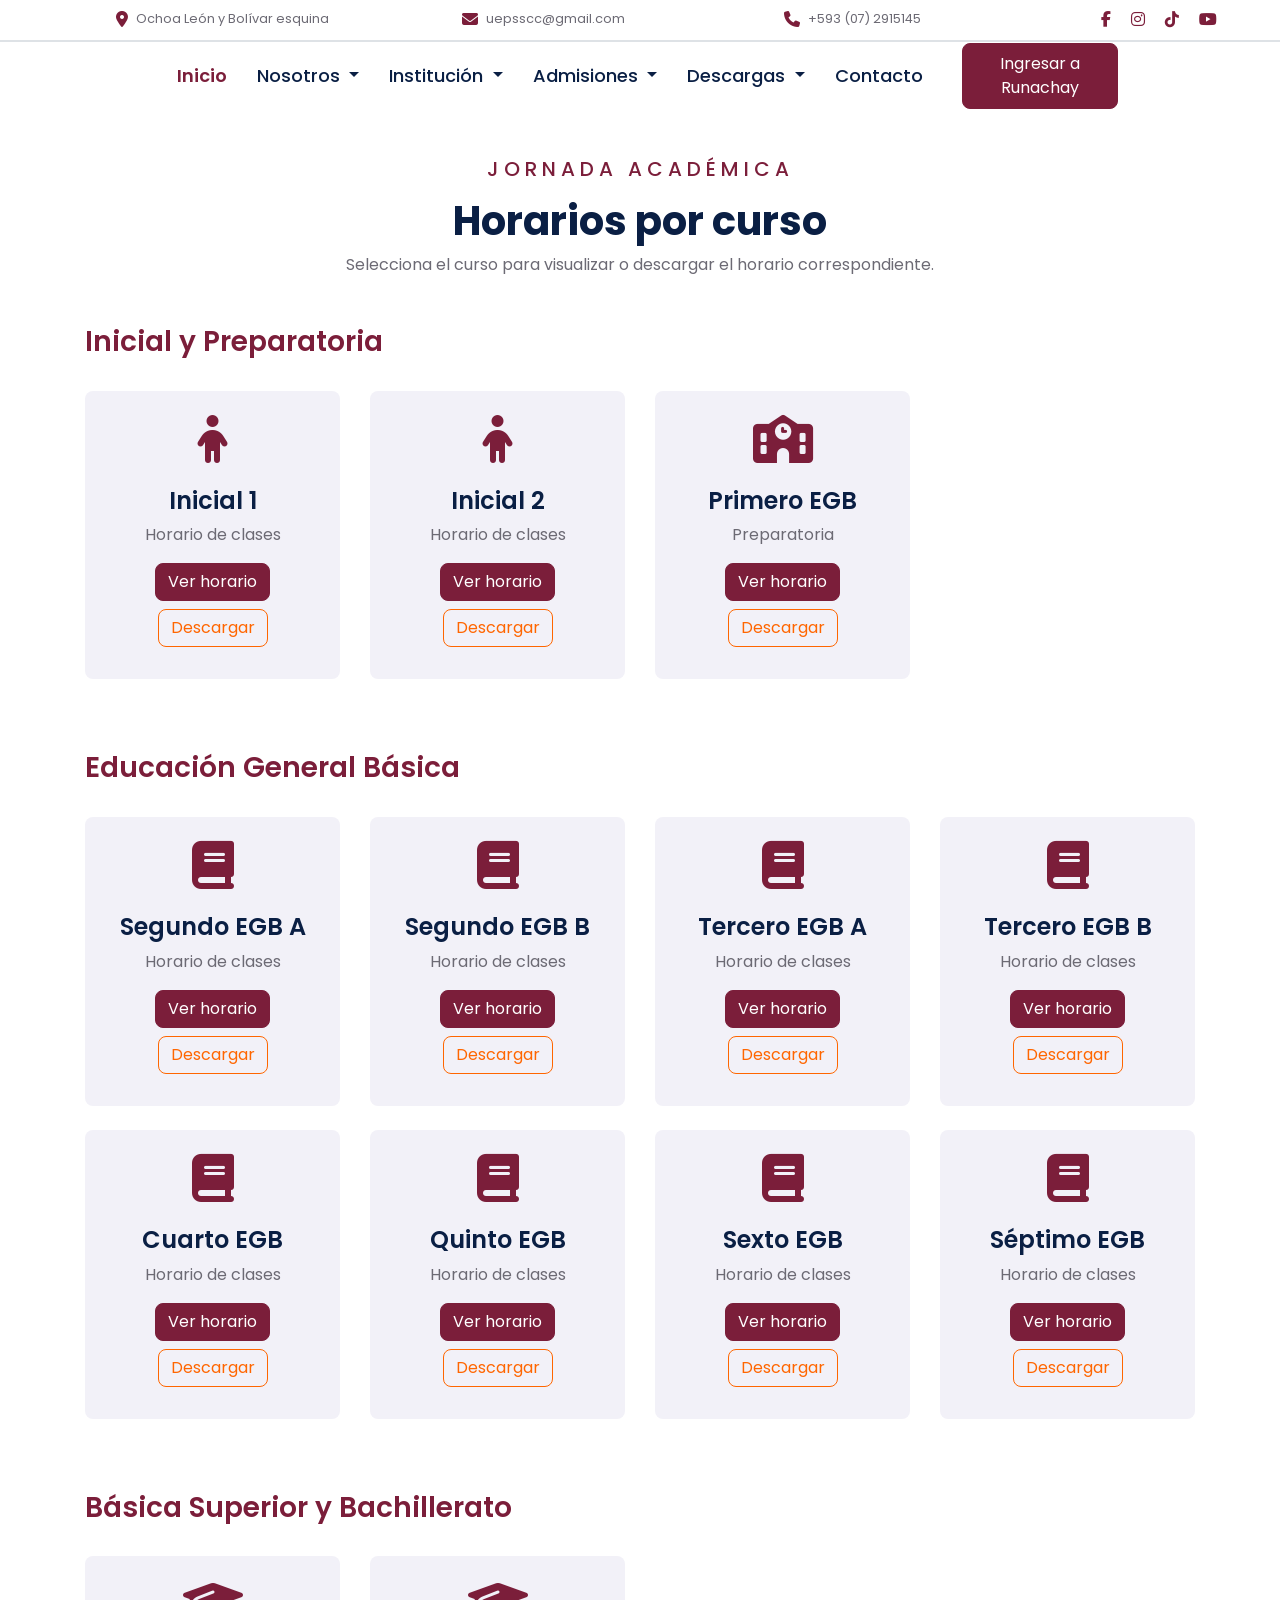
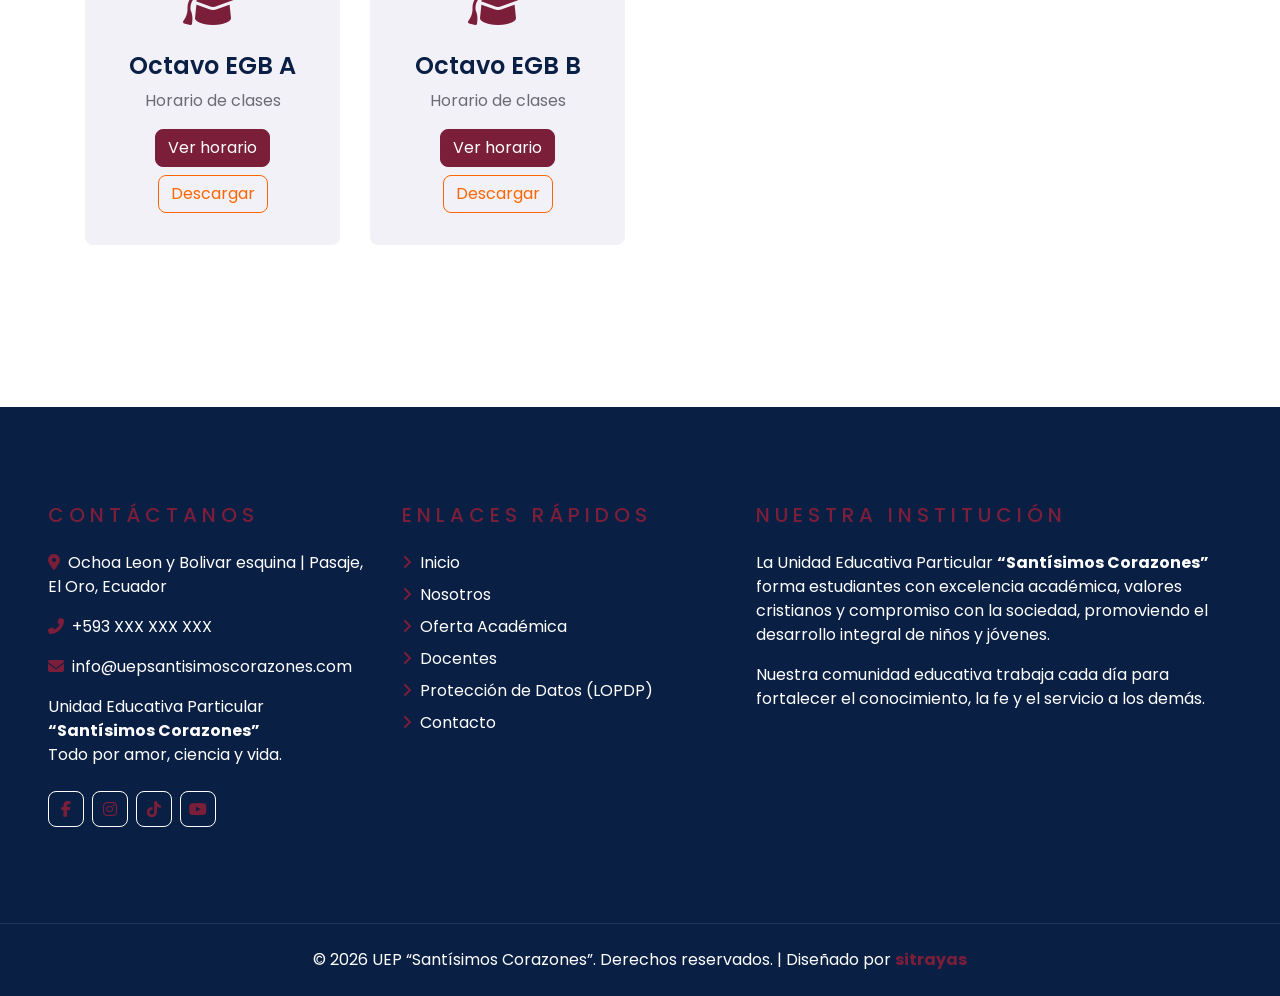
<file: horarios.html>
<!DOCTYPE html>
<html lang="es">

<head>
    <meta charset="utf-8">
    <title>UEP Santisimos Corazones</title>
    <meta content="width=device-width, initial-scale=1.0" name="viewport">
   <meta content="Unidad Educativa Particular Santísimos Corazones, Pasaje, El Oro, educación, colegio, EGB, BGU, inicial" name="keywords">
<meta content="Sitio web oficial de la Unidad Educativa Particular Santísimos Corazones. Educación con valores, excelencia académica e innovación educativa en Pasaje, El Oro." name="description">

    <!-- Favicon -->
    <link href="img/favicon.ico" rel="icon">

    <!-- Google Web Fonts -->
    <link rel="preconnect" href="https://fonts.gstatic.com">
    <link href="https://fonts.googleapis.com/css2?family=Poppins:wght@400;500;600;700&display=swap" rel="stylesheet"> 

   
    <!-- Libraries Stylesheet -->
    <link href="lib/owlcarousel/assets/owl.carousel.min.css" rel="stylesheet">

    <!-- Customized Bootstrap Stylesheet -->
    <link href="css/style.css" rel="stylesheet">


    <link href="https://cdnjs.cloudflare.com/ajax/libs/font-awesome/6.5.1/css/all.min.css" rel="stylesheet">
</head>

<body>

    

   <!-- Topbar Start -->
<div class="container-fluid d-none d-lg-block bg-light border-bottom">
    <div class="row align-items-center py-2 px-xl-5">

        <!-- Ubicación -->
        <div class="col-lg-3 text-right">
            <div class="d-inline-flex align-items-center">
                <i class="fa fa-map-marker-alt text-primary mr-2"></i>
                <small>Ochoa León y Bolívar esquina</small>
            </div>
        </div>

        <!-- Correo -->
        <div class="col-lg-3 text-right">
            <div class="d-inline-flex align-items-center">
                <i class="fa fa-envelope text-primary mr-2"></i>
                <small>uepsscc@gmail.com</small>
            </div>
        </div>

        <!-- Teléfono -->
        <div class="col-lg-3 text-right">
            <div class="d-inline-flex align-items-center">
                <i class="fa fa-phone text-primary mr-2"></i>
                <small>+593 (07) 2915145</small>
            </div>
        </div>

        <!-- Redes sociales -->
        <div class="col-lg-3 text-right">

            <a class="text-primary mr-3" href="https://www.facebook.com/uepsantisimos.corazones">
                <i class="fab fa-facebook-f"></i>
            </a>

            <a class="text-primary mr-3" href="https://www.instagram.com/santisimoscorazones">
                <i class="fab fa-instagram"></i>
            </a>

            <a class="text-primary mr-3" href="https://www.tiktok.com/@u.e.ps.s.c.c">
                <i class="fab fa-tiktok"></i>
            </a>

            <a class="text-primary" href="https://www.youtube.com">
                <i class="fab fa-youtube"></i>
            </a>

        </div>

    </div>
</div>
<!-- Topbar End -->



<!-- Navbar Start -->

                
<!-- Navbar Start -->
<div class="container-fluid">
    <div class="row border-top px-xl-5 justify-content-center">
        <div class="col-lg-10">
            <nav class="navbar navbar-expand-lg bg-light navbar-light py-3 py-lg-0 px-0">

                <a href="index.html" class="text-decoration-none d-block d-lg-none">
                    <h1 class="m-0"><span class="text-primary">UEP</span> SC</h1>
                </a>

                <button type="button" class="navbar-toggler" data-toggle="collapse" data-target="#navbarCollapse">
                    <span class="navbar-toggler-icon"></span>
                </button>

                <div class="collapse navbar-collapse" id="navbarCollapse">

                    <div class="navbar-nav py-0 mx-auto" style="margin-left: 80px;">

                        <a href="index.html" class="nav-item nav-link active">Inicio</a>

     <!-- NOSOTROS -->
    <div class="nav-item dropdown">
        <a href="#" class="nav-link dropdown-toggle" data-toggle="dropdown">
            Nosotros
        </a>
        <div class="dropdown-menu rounded-0 m-0">
            <a href="#" class="dropdown-item" data-toggle="modal" data-target="#misionModal">Misión</a>
            <a href="#" class="dropdown-item" data-toggle="modal" data-target="#visionModal">Visión</a>
            <a href="fundador.html" class="dropdown-item">Nuestro fundador</a>
         
         
        </div>
    </div>



        <!-- INSTITUCION -->
    <div class="nav-item dropdown">
        <a href="#" class="nav-link dropdown-toggle" data-toggle="dropdown">
            Institución
        </a>
        <div class="dropdown-menu rounded-0 m-0">
             <a href="uniforme-estudiantil.html" class="dropdown-item">Uniforme Estudiantil </a>
              <a href="galeria.html" class="dropdown-item">Galeria </a>
      
            <a href="docentes.html" class="dropdown-item">Personal Docente</a>
            <a href="lopdp.html" class="dropdown-item">LOPDP</a>
        </div>
    </div>

                  
    
 <!-- ADMISIONES -->
    <div class="nav-item dropdown">
        <a href="#" class="nav-link dropdown-toggle" data-toggle="dropdown">
            Admisiones 
        </a>
        <div class="dropdown-menu rounded-0 m-0">
            <a href="#requisitos" class="dropdown-item">Requisitos de matrícula</a>
       <a href="oferta-academica.html" class="dropdown-item">Oferta Académica</a>
            
        </div>
    </div>


<!--
Sitio web institucional desarrollado por:
 Josué Acuña P.
Tecnólogo Superior en Desarrollo de Software
sitrayas
https://sitrayas.com
ECUADOR

Año 2026
-->
    


        <!-- DOCUMENTOS -->
    <div class="nav-item dropdown">
        <a href="#" class="nav-link dropdown-toggle" data-toggle="dropdown">
            Descargas
        </a>
        <div class="dropdown-menu rounded-0 m-0">
            <a href="documentos.html" class="dropdown-item">Todos los documentos</a>
          
            <a href="horarios.html" class="dropdown-item">Horarios institucionales</a>
        </div>
    </div>



      <a href="contacto.html" class="nav-item nav-link">Contacto</a>

                    </div>

                    <a class="btn btn-primary py-2 px-4 d-none d-lg-block ml-4" href="https://uepsscc.runacode.com/public/login">
                        Ingresar a Runachay</a>

                </div>
            </nav>
        </div>
    </div>
</div>
<!-- Navbar End -->




<!-- Horarios Start -->
<div class="container-fluid py-5">
    <div class="container">

        <div class="text-center mb-5">
            <h5 class="text-primary text-uppercase mb-3" style="letter-spacing:5px;">
                Jornada académica
            </h5>
            <h1>Horarios por curso</h1>
            <p>
                Selecciona el curso para visualizar o descargar el horario correspondiente.
            </p>
        </div>

        <div class="row">

            <!-- INICIAL -->
            <div class="col-lg-12 mb-4">
                <h3 class="text-primary">Inicial y Preparatoria</h3>
            </div>

            <div class="col-lg-3 col-md-6 mb-4">
                <div class="bg-secondary rounded p-4 text-center h-100">
                    <i class="fa fa-child fa-3x text-primary mb-4"></i>
                    <h4>Inicial 1</h4>
                    <p>Horario de clases</p>
                    <button class="btn btn-primary mb-2 ver-horario"
                            data-titulo="Inicial 1"
                            data-pdf="documentos/horarios/inicial-1.pdf">
                        Ver horario
                    </button>
                    <a href="documentos/horarios/inicial-1.pdf" download class="btn btn-outline-primary mb-2">
                        Descargar
                    </a>
                </div>
            </div>

            <div class="col-lg-3 col-md-6 mb-4">
                <div class="bg-secondary rounded p-4 text-center h-100">
                    <i class="fa fa-child fa-3x text-primary mb-4"></i>
                    <h4>Inicial 2</h4>
                    <p>Horario de clases</p>
                    <button class="btn btn-primary mb-2 ver-horario"
                            data-titulo="Inicial 2"
                            data-pdf="documentos/horarios/inicial-2.pdf">
                        Ver horario
                    </button>
                    <a href="documentos/horarios/inicial-2.pdf" download class="btn btn-outline-primary mb-2">
                        Descargar
                    </a>
                </div>
            </div>

            <div class="col-lg-3 col-md-6 mb-4">
                <div class="bg-secondary rounded p-4 text-center h-100">
                    <i class="fa fa-school fa-3x text-primary mb-4"></i>
                    <h4>Primero EGB</h4>
                    <p>Preparatoria</p>
                    <button class="btn btn-primary mb-2 ver-horario"
                            data-titulo="Primero EGB"
                            data-pdf="documentos/horarios/primero-egb.pdf">
                        Ver horario
                    </button>
                    <a href="documentos/horarios/primero-egb.pdf" download class="btn btn-outline-primary mb-2">
                        Descargar
                    </a>
                </div>
            </div>


            <!-- EGB ELEMENTAL Y MEDIA -->
            <div class="col-lg-12 mt-5 mb-4">
                <h3 class="text-primary">Educación General Básica</h3>
            </div>

            <!-- SEGUNDO A -->
            <div class="col-lg-3 col-md-6 mb-4">
                <div class="bg-secondary rounded p-4 text-center h-100">
                    <i class="fa fa-book fa-3x text-primary mb-4"></i>
                    <h4>Segundo EGB A</h4>
                    <p>Horario de clases</p>
                    <button class="btn btn-primary mb-2 ver-horario"
                            data-titulo="Segundo EGB A"
                            data-pdf="documentos/horarios/segundo-egb-a.pdf">
                        Ver horario
                    </button>
                    <a href="documentos/horarios/segundo-egb-a.pdf" download class="btn btn-outline-primary mb-2">
                        Descargar
                    </a>
                </div>
            </div>

            <!-- SEGUNDO B -->
            <div class="col-lg-3 col-md-6 mb-4">
                <div class="bg-secondary rounded p-4 text-center h-100">
                    <i class="fa fa-book fa-3x text-primary mb-4"></i>
                    <h4>Segundo EGB B</h4>
                    <p>Horario de clases</p>
                    <button class="btn btn-primary mb-2 ver-horario"
                            data-titulo="Segundo EGB B"
                            data-pdf="documentos/horarios/segundo-egb-b.pdf">
                        Ver horario
                    </button>
                    <a href="documentos/horarios/segundo-egb-b.pdf" download class="btn btn-outline-primary mb-2">
                        Descargar
                    </a>
                </div>
            </div>

            <!-- TERCERO A -->
            <div class="col-lg-3 col-md-6 mb-4">
                <div class="bg-secondary rounded p-4 text-center h-100">
                    <i class="fa fa-book fa-3x text-primary mb-4"></i>
                    <h4>Tercero EGB A</h4>
                    <p>Horario de clases</p>
                    <button class="btn btn-primary mb-2 ver-horario"
                            data-titulo="Tercero EGB A"
                            data-pdf="documentos/horarios/tercero-egb-a.pdf">
                        Ver horario
                    </button>
                    <a href="documentos/horarios/tercero-egb-a.pdf" download class="btn btn-outline-primary mb-2">
                        Descargar
                    </a>
                </div>
            </div>

            <!-- TERCERO B -->
            <div class="col-lg-3 col-md-6 mb-4">
                <div class="bg-secondary rounded p-4 text-center h-100">
                    <i class="fa fa-book fa-3x text-primary mb-4"></i>
                    <h4>Tercero EGB B</h4>
                    <p>Horario de clases</p>
                    <button class="btn btn-primary mb-2 ver-horario"
                            data-titulo="Tercero EGB B"
                            data-pdf="documentos/horarios/tercero-egb-b.pdf">
                        Ver horario
                    </button>
                    <a href="documentos/horarios/tercero-egb-b.pdf" download class="btn btn-outline-primary mb-2">
                        Descargar
                    </a>
                </div>
            </div>

            <!-- CUARTO A TERCERO BACHILLERATO -->
            <!-- Copia este mismo bloque y solo cambia título y PDF -->

            <div class="col-lg-3 col-md-6 mb-4">
                <div class="bg-secondary rounded p-4 text-center h-100">
                    <i class="fa fa-book fa-3x text-primary mb-4"></i>
                    <h4>Cuarto EGB</h4>
                    <p>Horario de clases</p>
                    <button class="btn btn-primary mb-2 ver-horario"
                            data-titulo="Cuarto EGB"
                            data-pdf="documentos/horarios/cuarto-egb.pdf">
                        Ver horario
                    </button>
                    <a href="documentos/horarios/cuarto-egb.pdf" download class="btn btn-outline-primary mb-2">
                        Descargar
                    </a>
                </div>
            </div>

            <div class="col-lg-3 col-md-6 mb-4">
                <div class="bg-secondary rounded p-4 text-center h-100">
                    <i class="fa fa-book fa-3x text-primary mb-4"></i>
                    <h4>Quinto EGB</h4>
                    <p>Horario de clases</p>
                    <button class="btn btn-primary mb-2 ver-horario"
                            data-titulo="Quinto EGB"
                            data-pdf="documentos/horarios/quinto-egb.pdf">
                        Ver horario
                    </button>
                    <a href="documentos/horarios/quinto-egb.pdf" download class="btn btn-outline-primary mb-2">
                        Descargar
                    </a>
                </div>
            </div>

            <div class="col-lg-3 col-md-6 mb-4">
                <div class="bg-secondary rounded p-4 text-center h-100">
                    <i class="fa fa-book fa-3x text-primary mb-4"></i>
                    <h4>Sexto EGB</h4>
                    <p>Horario de clases</p>
                    <button class="btn btn-primary mb-2 ver-horario"
                            data-titulo="Sexto EGB"
                            data-pdf="documentos/horarios/sexto-egb.pdf">
                        Ver horario
                    </button>
                    <a href="documentos/horarios/sexto-egb.pdf" download class="btn btn-outline-primary mb-2">
                        Descargar
                    </a>
                </div>
            </div>

            <div class="col-lg-3 col-md-6 mb-4">
                <div class="bg-secondary rounded p-4 text-center h-100">
                    <i class="fa fa-book fa-3x text-primary mb-4"></i>
                    <h4>Séptimo EGB</h4>
                    <p>Horario de clases</p>
                    <button class="btn btn-primary mb-2 ver-horario"
                            data-titulo="Séptimo EGB"
                            data-pdf="documentos/horarios/septimo-egb.pdf">
                        Ver horario
                    </button>
                    <a href="documentos/horarios/septimo-egb.pdf" download class="btn btn-outline-primary mb-2">
                        Descargar
                    </a>
                </div>
            </div>


            <!-- SUPERIOR -->
            <div class="col-lg-12 mt-5 mb-4">
                <h3 class="text-primary">Básica Superior y Bachillerato</h3>
            </div>

            <!-- Aquí empiezan los cursos superiores -->
            <div class="col-lg-3 col-md-6 mb-4">
                <div class="bg-secondary rounded p-4 text-center h-100">
                    <i class="fa fa-graduation-cap fa-3x text-primary mb-4"></i>
                    <h4>Octavo EGB A</h4>
                    <p>Horario de clases</p>
                    <button class="btn btn-primary mb-2 ver-horario"
                            data-titulo="Octavo EGB A"
                            data-pdf="documentos/horarios/octavo-egb-a.pdf">
                        Ver horario
                    </button>
                    <a href="documentos/horarios/octavo-egb-a.pdf" download class="btn btn-outline-primary mb-2">
                        Descargar
                    </a>
                </div>
            </div>

              <div class="col-lg-3 col-md-6 mb-4">
                <div class="bg-secondary rounded p-4 text-center h-100">
                    <i class="fa fa-graduation-cap fa-3x text-primary mb-4"></i>
                    <h4>Octavo EGB B</h4>
                    <p>Horario de clases</p>
                    <button class="btn btn-primary mb-2 ver-horario"
                            data-titulo="Octavo EGB B"
                            data-pdf="documentos/horarios/octavo-egb-b.pdf">
                        Ver horario
                    </button>
                    <a href="documentos/horarios/octavo-egb-a.pdf" download class="btn btn-outline-primary mb-2">
                        Descargar
                    </a>
                </div>
            </div>

        </div>
    </div>
</div>
<!-- Horarios End -->



<!-- Modal único para horarios -->
<div class="modal fade" id="horarioModal" tabindex="-1" role="dialog" aria-hidden="true">
    <div class="modal-dialog modal-xl modal-dialog-centered" role="document">
        <div class="modal-content">

            <div class="modal-header modal-vino text-white">
                <h5 class="modal-title" id="horarioModalTitulo">Horario</h5>
                <button type="button" class="close text-white" data-dismiss="modal">
                    <span>&times;</span>
                </button>
            </div>

            <div class="modal-body p-0">
                <iframe id="horarioFrame"
                        src=""
                        width="100%"
                        height="650px"
                        style="border:0;">
                </iframe>
            </div>

        </div>
    </div>
</div>


<script>
document.querySelectorAll('.ver-horario').forEach(function(btn) {
    btn.addEventListener('click', function() {
        const titulo = this.getAttribute('data-titulo');
        const pdf = this.getAttribute('data-pdf');

        document.getElementById('horarioModalTitulo').textContent = 'Horario - ' + titulo;
        document.getElementById('horarioFrame').src = pdf;

        $('#horarioModal').modal('show');
    });
});

$('#horarioModal').on('hidden.bs.modal', function () {
    document.getElementById('horarioFrame').src = '';
});
</script>


<!-- JavaScript Libraries -->
<script src="https://code.jquery.com/jquery-3.4.1.min.js"></script>
<script src="https://stackpath.bootstrapcdn.com/bootstrap/4.4.1/js/bootstrap.bundle.min.js"></script>
<script src="lib/easing/easing.min.js"></script>
<script src="lib/owlcarousel/owl.carousel.min.js"></script>

<!-- Template Javascript -->
<script src="js/main.js"></script>

</body>



  <!-- Footer Start -->
  
    
    <div class="container-fluid bg-dark text-white py-5 px-sm-3 px-lg-5" style="margin-top: 90px;">
    <div class="row pt-5">

        <div class="col-lg-7 col-md-12">
            <div class="row">

                <!-- CONTACTO -->
                <div class="col-md-6 mb-5">
                    <h5 class="text-primary text-uppercase mb-4" style="letter-spacing: 5px;">Contáctanos</h5>

                    <p><i class="fa fa-map-marker-alt mr-2"></i>Ochoa Leon y Bolivar esquina | Pasaje, El Oro, Ecuador</p>
                    
                    <p><i class="fa fa-phone-alt mr-2"></i>+593 XXX XXX XXX</p>
                    <p><i class="fa fa-envelope mr-2"></i>info@uepsantisimoscorazones.com</p>

                    <p class="mt-3">
                        Unidad Educativa Particular <br>
                        <strong>“Santísimos Corazones”</strong><br>
                        Todo por amor, ciencia y vida.
                    </p>

                    <div class="d-flex justify-content-start mt-4">
                       <a class="btn btn-outline-light btn-square mr-2" href="https://www.facebook.com/uepsantisimos.corazones" target="_blank">
    <i class="fab fa-facebook-f"></i>
</a>

<a class="btn btn-outline-light btn-square mr-2" href="https://www.instagram.com/santisimoscorazones" target="_blank">
    <i class="fab fa-instagram"></i>
</a>

<a class="btn btn-outline-light btn-square mr-2" href="https://www.tiktok.com/@u.e.ps.s.c.c" target="_blank">
    <i class="fab fa-tiktok"></i>
</a>

<a class="btn btn-outline-light btn-square" href="https://youtube.com/@tu_canal" target="_blank">
    <i class="fab fa-youtube"></i>
</a>
                    </div>
                </div>

                <!-- ENLACES -->
                <div class="col-md-6 mb-5">
                    <h5 class="text-primary text-uppercase mb-4" style="letter-spacing: 5px;">Enlaces rápidos</h5>

                    <div class="d-flex flex-column justify-content-start">

                         <a class="text-white mb-2" href="index.html">
            <i class="fa fa-angle-right mr-2"></i>Inicio
        </a>

        <a class="text-white mb-2" href="about.html">
            <i class="fa fa-angle-right mr-2"></i>Nosotros
        </a>

        <a class="text-white mb-2" href="course.html">
            <i class="fa fa-angle-right mr-2"></i>Oferta Académica
        </a>

        <a class="text-white mb-2" href="teacher.html">
            <i class="fa fa-angle-right mr-2"></i>Docentes
        </a>

        <a class="text-white mb-2" href="lopdp.html">
            <i class="fa fa-angle-right mr-2"></i>Protección de Datos (LOPDP)
        </a>

        <a class="text-white" href="contacto.html">
            <i class="fa fa-angle-right mr-2"></i>Contacto
        </a>

                    </div>
                </div>

            </div>
        </div>

        <!-- INFORMACIÓN -->
        <div class="col-lg-5 col-md-12 mb-5">
            <h5 class="text-primary text-uppercase mb-4" style="letter-spacing: 5px;">Nuestra Institución</h5>

            <p>
                La Unidad Educativa Particular <strong>“Santísimos Corazones”</strong> forma
                estudiantes con excelencia académica, valores cristianos y compromiso con la
                sociedad, promoviendo el desarrollo integral de niños y jóvenes.
            </p>

            <p>
                Nuestra comunidad educativa trabaja cada día para fortalecer el conocimiento,
                la fe y el servicio a los demás.
            </p>

        </div>

    </div>
</div>

<div class="container-fluid bg-dark text-white border-top py-4 px-sm-3 px-md-5"
                 style="border-color: rgba(256, 256, 256, .1) !important;">

    <div class="row">
        <div class="col-12 text-center">
            <p class="m-0 text-white">
                &copy; 2026 UEP “Santísimos Corazones”.
                Derechos reservados. |
                Diseñado por
                <a class="text-primary font-weight-bold" href="https://sitrayas.com" target="_blank">
                    sitrayas
                </a>
            </p>
        </div>
    </div>

        </div>

       <!--   <div class="col-lg-6 text-center text-md-right">

          <ul class="nav d-inline-flex">

                <li class="nav-item">
                    <a class="nav-link text-white py-0" href="#">Política de privacidad</a>
                </li>

                <li class="nav-item">
                    <a class="nav-link text-white py-0" href="#">Términos y condiciones</a>
                </li>

                <li class="nav-item">
                    <a class="nav-link text-white py-0" href="#">Preguntas frecuentes</a>
                </li>

                <li class="nav-item">
                    <a class="nav-link text-white py-0" href="#">Soporte</a>
                </li>

            </ul>

        </div> -->

    </div>

</div>


    <!-- Footer End -->
</html>
</file>
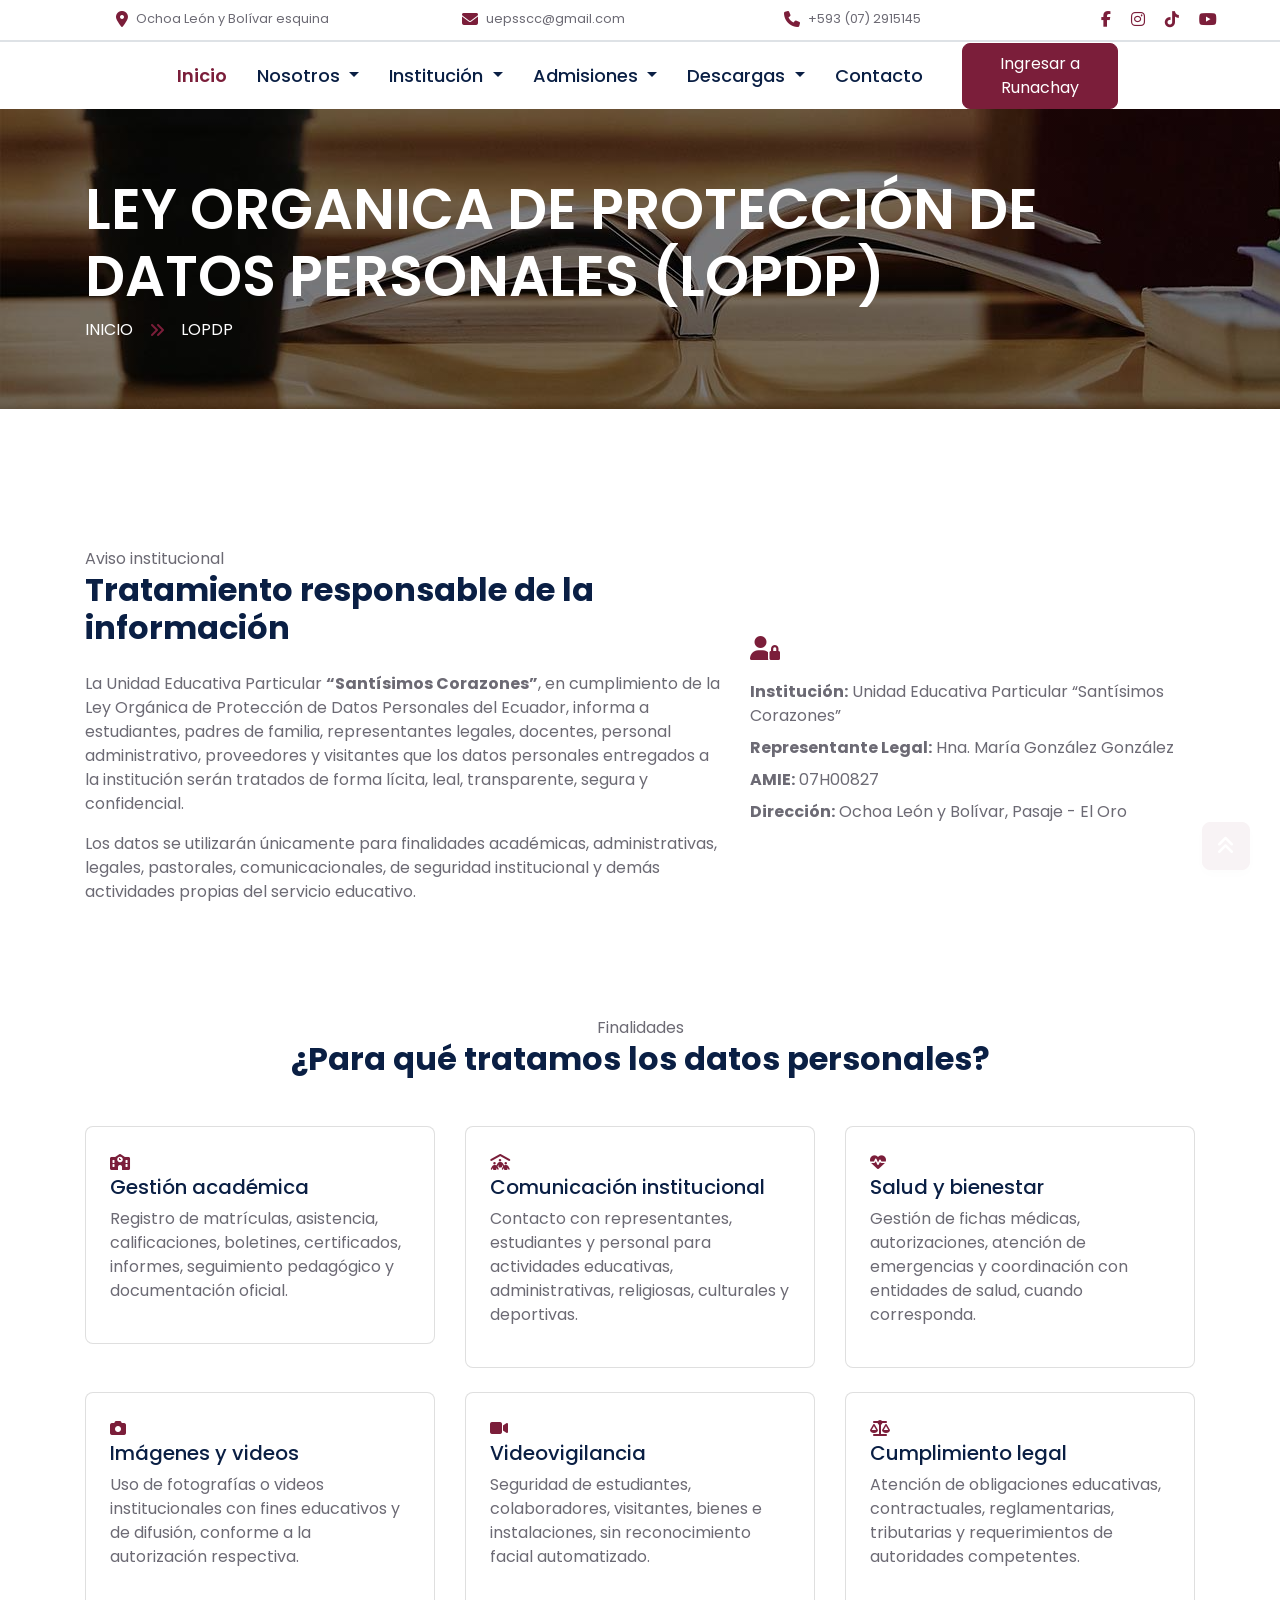
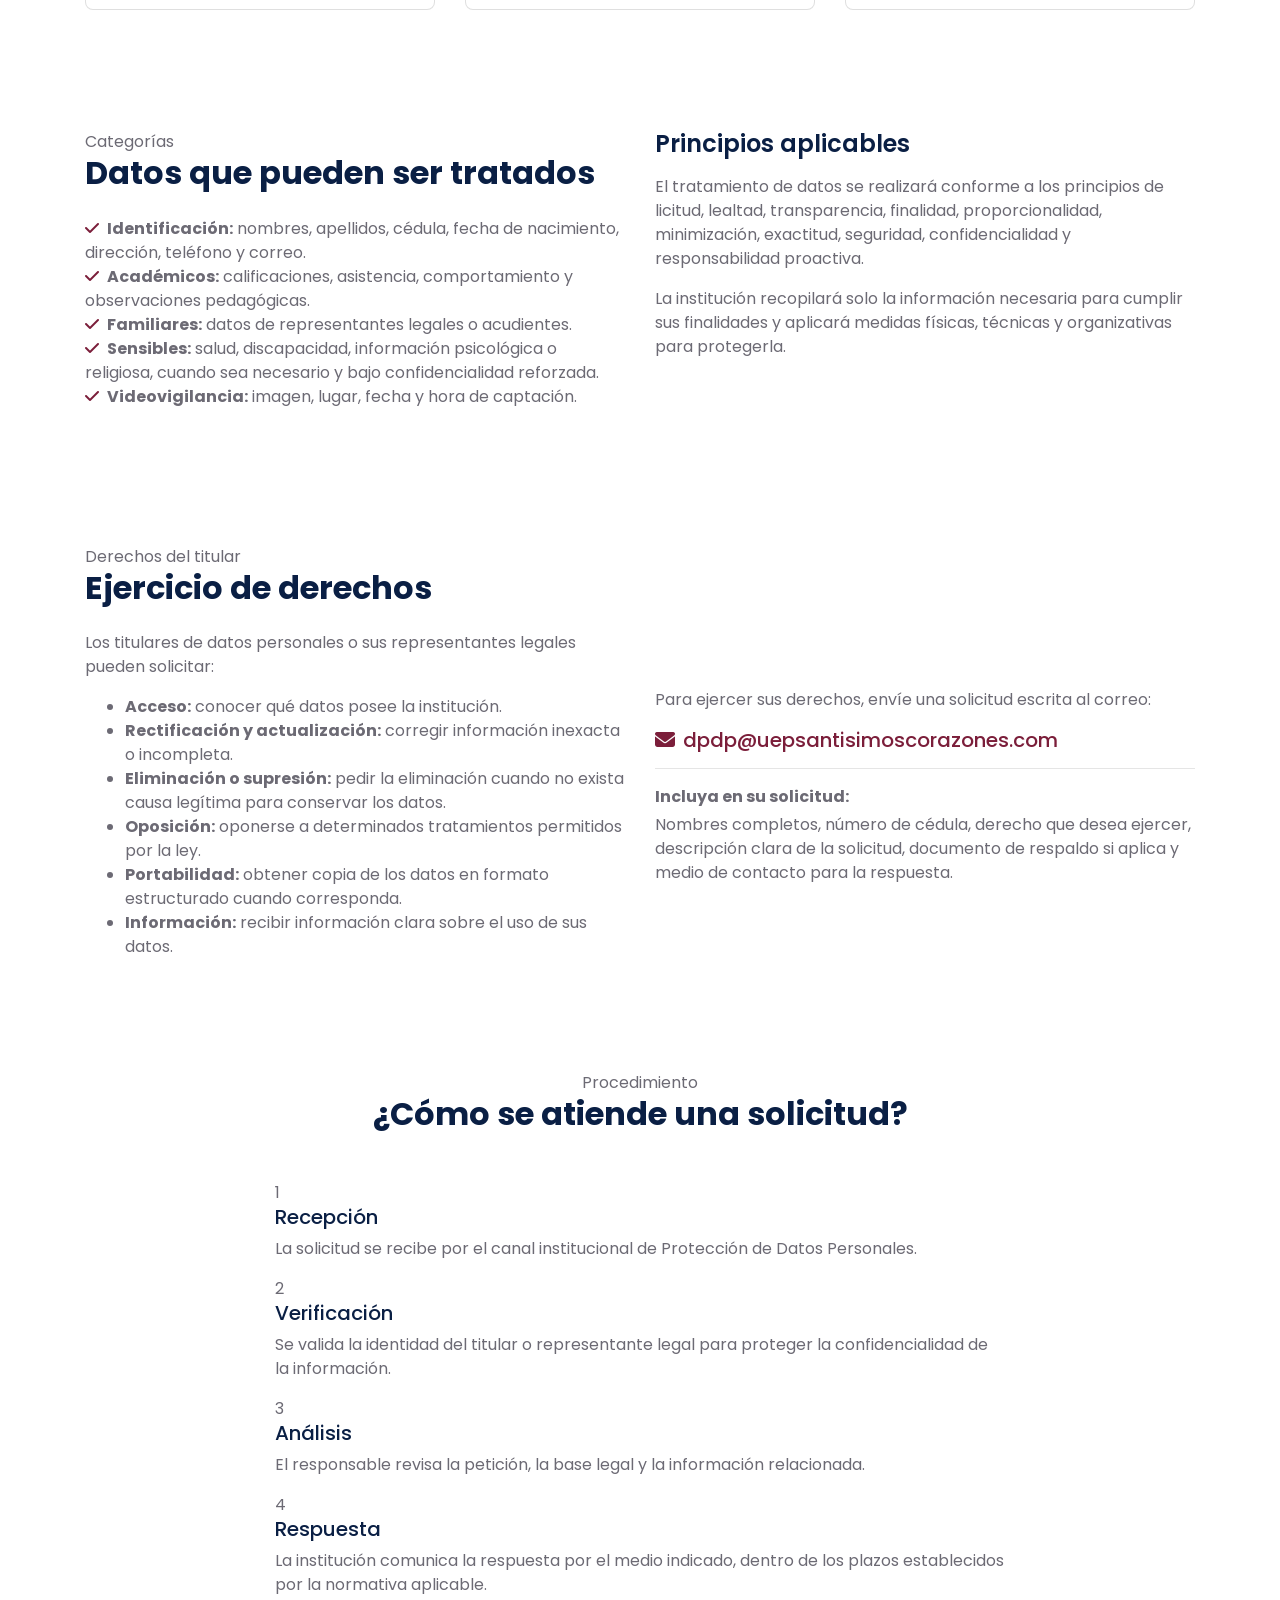
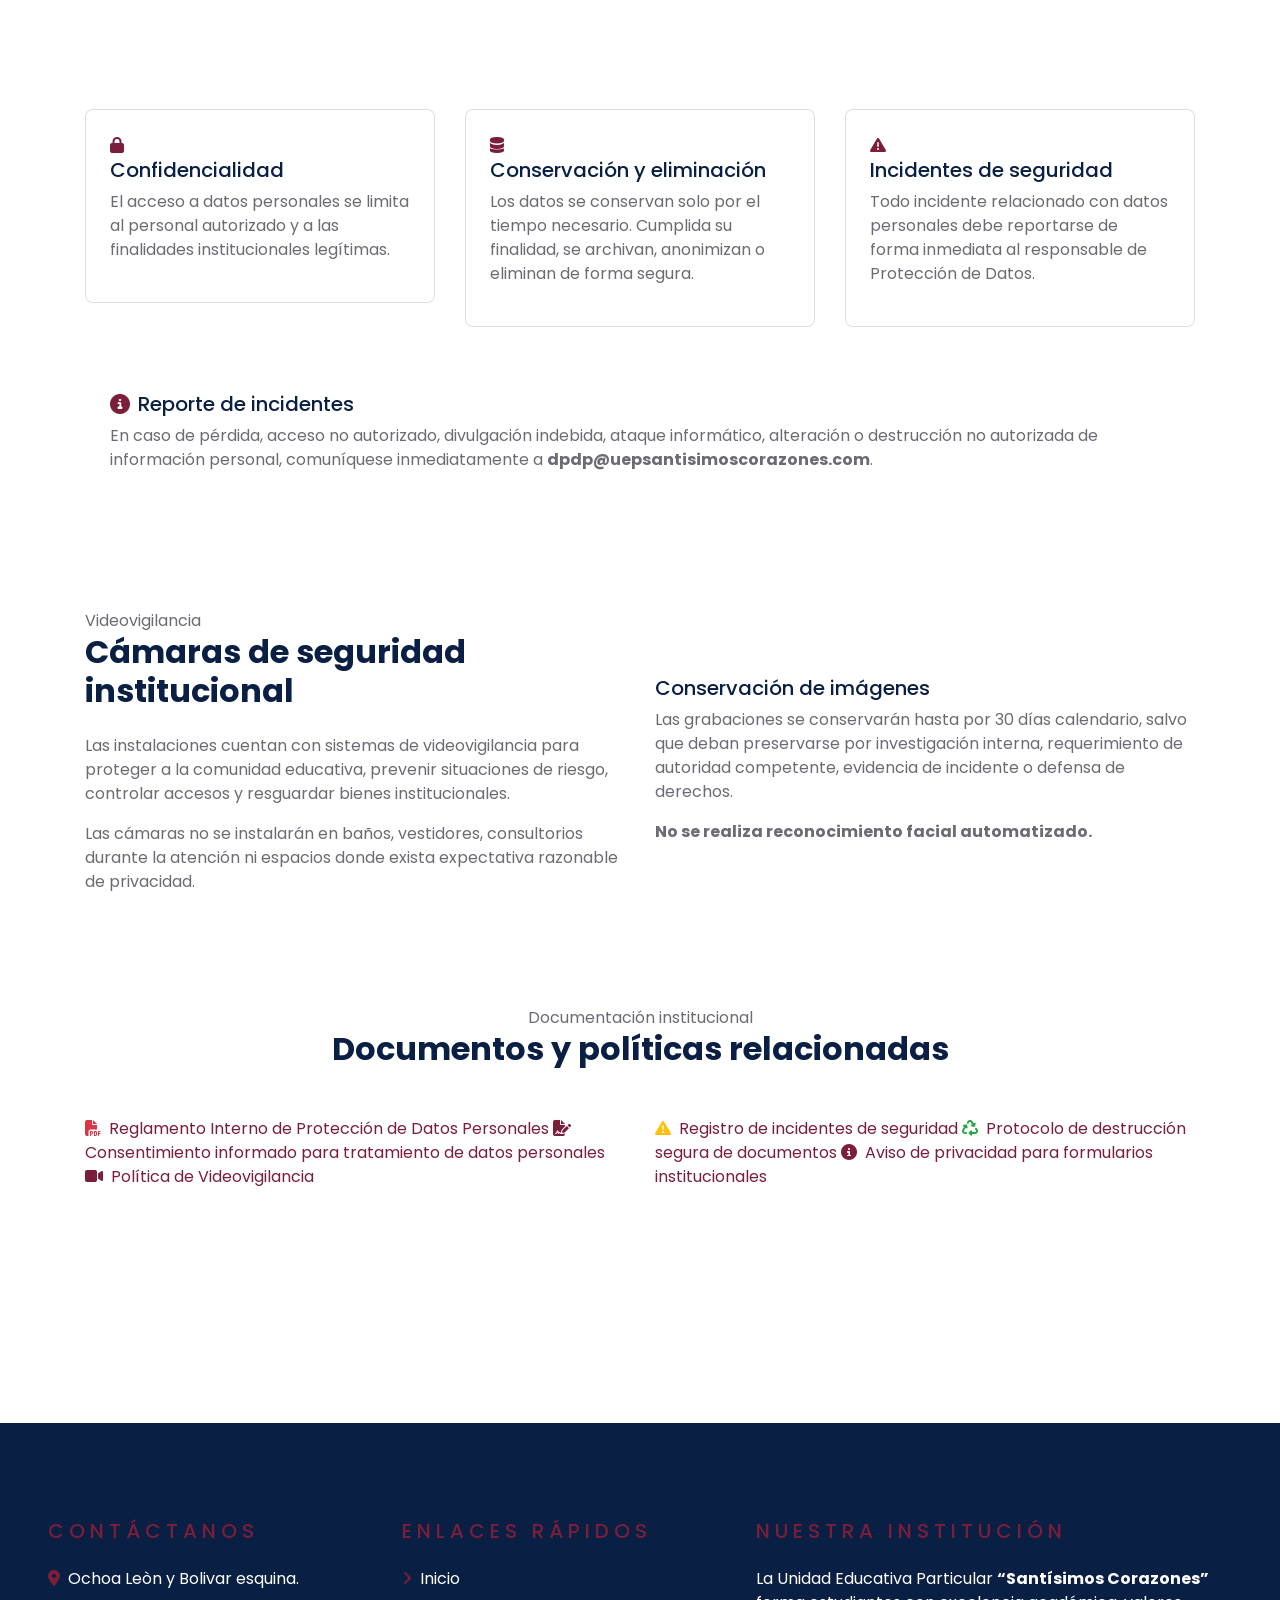
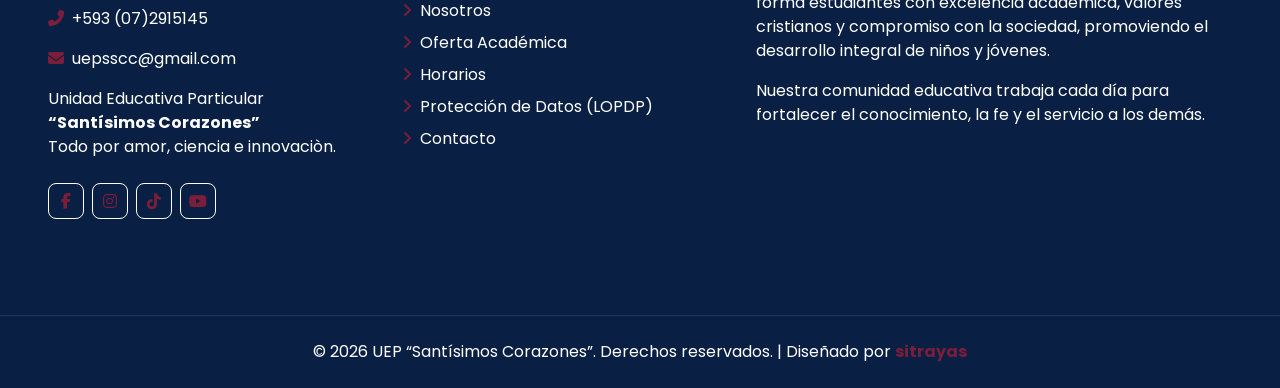
<file: lopdp.html>
<!DOCTYPE html>
<html lang="es">

<head>
    <meta charset="utf-8">
    <title>UEP Santisimos Corazones</title>
    <meta content="width=device-width, initial-scale=1.0" name="viewport">
   <meta content="Unidad Educativa Particular Santísimos Corazones, Pasaje, El Oro, educación, colegio, EGB, BGU, inicial" name="keywords">
<meta content="Sitio web oficial de la Unidad Educativa Particular Santísimos Corazones. Educación con valores, excelencia académica e innovación educativa en Pasaje, El Oro." name="description">

    <!-- Favicon -->
    <link href="img/favicon.ico" rel="icon">

    <!-- Google Web Fonts -->
    <link rel="preconnect" href="https://fonts.gstatic.com">
    <link href="https://fonts.googleapis.com/css2?family=Poppins:wght@400;500;600;700&display=swap" rel="stylesheet"> 

   
    <!-- Libraries Stylesheet -->
    <link href="lib/owlcarousel/assets/owl.carousel.min.css" rel="stylesheet">

    <!-- Customized Bootstrap Stylesheet -->
    <link href="css/style.css" rel="stylesheet">


    <link href="https://cdnjs.cloudflare.com/ajax/libs/font-awesome/6.5.1/css/all.min.css" rel="stylesheet">
</head>

<body>

   <!-- Topbar Start -->
<div class="container-fluid d-none d-lg-block bg-light border-bottom">
    <div class="row align-items-center py-2 px-xl-5">

        <!-- Ubicación -->
        <div class="col-lg-3 text-right">
            <div class="d-inline-flex align-items-center">
                <i class="fa fa-map-marker-alt text-primary mr-2"></i>
                <small>Ochoa León y Bolívar esquina</small>
            </div>
        </div>

        <!-- Correo -->
        <div class="col-lg-3 text-right">
            <div class="d-inline-flex align-items-center">
                <i class="fa fa-envelope text-primary mr-2"></i>
                <small>uepsscc@gmail.com</small>
            </div>
        </div>

        <!-- Teléfono -->
        <div class="col-lg-3 text-right">
            <div class="d-inline-flex align-items-center">
                <i class="fa fa-phone text-primary mr-2"></i>
                <small>+593 (07) 2915145</small>
            </div>
        </div>

        <!-- Redes sociales -->
        <div class="col-lg-3 text-right">

            <a class="text-primary mr-3" href="https://www.facebook.com/uepsantisimos.corazones">
                <i class="fab fa-facebook-f"></i>
            </a>

            <a class="text-primary mr-3" href="https://www.instagram.com/santisimoscorazones">
                <i class="fab fa-instagram"></i>
            </a>

            <a class="text-primary mr-3" href="https://www.tiktok.com/@u.e.ps.s.c.c">
                <i class="fab fa-tiktok"></i>
            </a>

            <a class="text-primary" href="https://www.youtube.com">
                <i class="fab fa-youtube"></i>
            </a>

        </div>

    </div>
</div>
<!-- Topbar End -->


                
<!-- Navbar Start -->
<div class="container-fluid">
    <div class="row border-top px-xl-5 justify-content-center">
        <div class="col-lg-10">
            <nav class="navbar navbar-expand-lg bg-light navbar-light py-3 py-lg-0 px-0">

                <a href="index.html" class="text-decoration-none d-block d-lg-none">
                    <h1 class="m-0"><span class="text-primary">UEP</span> SC</h1>
                </a>

                <button type="button" class="navbar-toggler" data-toggle="collapse" data-target="#navbarCollapse">
                    <span class="navbar-toggler-icon"></span>
                </button>

                <div class="collapse navbar-collapse" id="navbarCollapse">

                    <div class="navbar-nav py-0 mx-auto" style="margin-left: 80px;">

                        <a href="index.html" class="nav-item nav-link active">Inicio</a>

     <!-- NOSOTROS -->
    <div class="nav-item dropdown">
        <a href="#" class="nav-link dropdown-toggle" data-toggle="dropdown">
            Nosotros
        </a>
        <div class="dropdown-menu rounded-0 m-0">
            <a href="#" class="dropdown-item" data-toggle="modal" data-target="#misionModal">Misión</a>
            <a href="#" class="dropdown-item" data-toggle="modal" data-target="#visionModal">Visión</a>
            <a href="fundador.html" class="dropdown-item">Nuestro fundador</a>
            
         
        </div>
    </div>

<!--
Sitio web institucional desarrollado por:
 Josué Acuña P.
Tecnólogo Superior en Desarrollo de Software
sitrayas
https://sitrayas.com
ECUADOR

Año 2026
-->

        <!-- INSTITUCION -->
    <div class="nav-item dropdown">
        <a href="#" class="nav-link dropdown-toggle" data-toggle="dropdown">
            Institución
        </a>
        <div class="dropdown-menu rounded-0 m-0">
             <a href="uniforme-estudiantil.html" class="dropdown-item">Uniforme Estudiantil </a>
              <a href="galeria.html" class="dropdown-item">Galeria </a>
      
            <a href="docentes.html" class="dropdown-item">Personal Docente</a>
            <a href="lopdp.html" class="dropdown-item">LOPDP</a>
        </div>
    </div>

                  
    
 <!-- ADMISIONES -->
    <div class="nav-item dropdown">
        <a href="#" class="nav-link dropdown-toggle" data-toggle="dropdown">
            Admisiones 
        </a>
        <div class="dropdown-menu rounded-0 m-0">
            <a href="#requisitos" class="dropdown-item">Requisitos de matrícula</a>
       <a href="oferta-academica.html" class="dropdown-item">Oferta Académica</a>
            
        </div>
    </div>




        <!-- DOCUMENTOS -->
    <div class="nav-item dropdown">
        <a href="#" class="nav-link dropdown-toggle" data-toggle="dropdown">
            Descargas
        </a>
        <div class="dropdown-menu rounded-0 m-0">
            <a href="documentos.html" class="dropdown-item">Todos los documentos</a>
          
            <a href="horarios.html" class="dropdown-item">Horarios institucionales</a>
        </div>
    </div>



      <a href="contacto.html" class="nav-item nav-link">Contacto</a>

                    </div>

                    <a class="btn btn-primary py-2 px-4 d-none d-lg-block ml-4" href="https://uepsscc.runacode.com/public/login">
                        Ingresar a Runachay</a>

                </div>
            </nav>
        </div>
    </div>
</div>
<!-- Navbar End -->


<!-- HEADER -->

<div class="container-fluid page-header"
style="margin-bottom:90px;">

<div class="container">

<div class="d-flex flex-column justify-content-center"
style="min-height:300px;">

<h3 class="display-4 text-white text-uppercase">

Ley Organica de Protección de Datos Personales (LOPDP)

</h3>

<div class="d-inline-flex text-white">

<p class="m-0 text-uppercase">

<a class="text-white"
href="index.html">

Inicio

</a>

</p>

<i class="fa fa-angle-double-right pt-1 px-3"></i>

<p class="m-0 text-uppercase">

LOPDP

</p>

</div>

</div>

</div>

</div>



<!-- Hero -->


<!-- Intro -->
<section class="py-5">
    <div class="container">
        <div class="row align-items-center">
            <div class="col-lg-7 mb-4 mb-lg-0">
                <span class="section-title-mini">Aviso institucional</span>
                <h2 class="mb-4">Tratamiento responsable de la información</h2>
                <p>La Unidad Educativa Particular <strong>“Santísimos Corazones”</strong>, en cumplimiento de la Ley Orgánica de Protección de Datos Personales del Ecuador, informa a estudiantes, padres de familia, representantes legales, docentes, personal administrativo, proveedores y visitantes que los datos personales entregados a la institución serán tratados de forma lícita, leal, transparente, segura y confidencial.</p>
                <p>Los datos se utilizarán únicamente para finalidades académicas, administrativas, legales, pastorales, comunicacionales, de seguridad institucional y demás actividades propias del servicio educativo.</p>
            </div>
            <div class="col-lg-5">
                <div class="blue-panel">
                    <h4 class="text-white mb-3"><i class="fa fa-user-lock mr-2"></i>Responsable del tratamiento</h4>
                    <p class="mb-2"><strong>Institución:</strong> Unidad Educativa Particular “Santísimos Corazones”</p>
                    <p class="mb-2"><strong>Representante Legal:</strong> Hna. María González González</p>
                    <p class="mb-2"><strong>AMIE:</strong> 07H00827</p>
                    <p class="mb-2"><strong>Dirección:</strong> Ochoa León y Bolívar, Pasaje - El Oro</p>
                   
                </div>
            </div>
        </div>
    </div>
</section>

<!-- Finalidades -->
<section class="py-5 bg-light">
    <div class="container">
        <div class="text-center mb-5">
            <span class="section-title-mini">Finalidades</span>
            <h2>¿Para qué tratamos los datos personales?</h2>
        </div>
        <div class="row">
            <div class="col-lg-4 col-md-6 mb-4"><div class="card info-card p-4"><div class="icon-box"><i class="fa fa-school"></i></div><h5>Gestión académica</h5><p>Registro de matrículas, asistencia, calificaciones, boletines, certificados, informes, seguimiento pedagógico y documentación oficial.</p></div></div>
            <div class="col-lg-4 col-md-6 mb-4"><div class="card info-card p-4"><div class="icon-box"><i class="fa fa-people-roof"></i></div><h5>Comunicación institucional</h5><p>Contacto con representantes, estudiantes y personal para actividades educativas, administrativas, religiosas, culturales y deportivas.</p></div></div>
            <div class="col-lg-4 col-md-6 mb-4"><div class="card info-card p-4"><div class="icon-box"><i class="fa fa-heart-pulse"></i></div><h5>Salud y bienestar</h5><p>Gestión de fichas médicas, autorizaciones, atención de emergencias y coordinación con entidades de salud, cuando corresponda.</p></div></div>
            <div class="col-lg-4 col-md-6 mb-4"><div class="card info-card p-4"><div class="icon-box"><i class="fa fa-camera"></i></div><h5>Imágenes y videos</h5><p>Uso de fotografías o videos institucionales con fines educativos y de difusión, conforme a la autorización respectiva.</p></div></div>
            <div class="col-lg-4 col-md-6 mb-4"><div class="card info-card p-4"><div class="icon-box"><i class="fa fa-video"></i></div><h5>Videovigilancia</h5><p>Seguridad de estudiantes, colaboradores, visitantes, bienes e instalaciones, sin reconocimiento facial automatizado.</p></div></div>
            <div class="col-lg-4 col-md-6 mb-4"><div class="card info-card p-4"><div class="icon-box"><i class="fa fa-scale-balanced"></i></div><h5>Cumplimiento legal</h5><p>Atención de obligaciones educativas, contractuales, reglamentarias, tributarias y requerimientos de autoridades competentes.</p></div></div>
        </div>
    </div>
</section>

<!-- Datos -->
<section class="py-5">
    <div class="container">
        <div class="row">
            <div class="col-lg-6 mb-4">
                <span class="section-title-mini">Categorías</span>
                <h2 class="mb-4">Datos que pueden ser tratados</h2>
                <ul class="list-unstyled rights-list">
                    <li><i class="fa fa-check text-primary mr-2"></i><strong>Identificación:</strong> nombres, apellidos, cédula, fecha de nacimiento, dirección, teléfono y correo.</li>
                    <li><i class="fa fa-check text-primary mr-2"></i><strong>Académicos:</strong> calificaciones, asistencia, comportamiento y observaciones pedagógicas.</li>
                    <li><i class="fa fa-check text-primary mr-2"></i><strong>Familiares:</strong> datos de representantes legales o acudientes.</li>
                    <li><i class="fa fa-check text-primary mr-2"></i><strong>Sensibles:</strong> salud, discapacidad, información psicológica o religiosa, cuando sea necesario y bajo confidencialidad reforzada.</li>
                    <li><i class="fa fa-check text-primary mr-2"></i><strong>Videovigilancia:</strong> imagen, lugar, fecha y hora de captación.</li>
                </ul>
            </div>
            <div class="col-lg-6 mb-4">
                <div class="soft-panel h-100">
                    <h4 class="mb-3">Principios aplicables</h4>
                    <p>El tratamiento de datos se realizará conforme a los principios de licitud, lealtad, transparencia, finalidad, proporcionalidad, minimización, exactitud, seguridad, confidencialidad y responsabilidad proactiva.</p>
                    <p class="mb-0">La institución recopilará solo la información necesaria para cumplir sus finalidades y aplicará medidas físicas, técnicas y organizativas para protegerla.</p>
                </div>
            </div>
        </div>
    </div>
</section>

<!-- Derechos -->
<section class="py-5 bg-light" id="derechos">
    <div class="container">
        <div class="row align-items-center">
            <div class="col-lg-6 mb-4 mb-lg-0">
                <span class="section-title-mini">Derechos del titular</span>
                <h2 class="mb-4">Ejercicio de derechos</h2>
                <p>Los titulares de datos personales o sus representantes legales pueden solicitar:</p>
                <ul class="rights-list">
                    <li><strong>Acceso:</strong> conocer qué datos posee la institución.</li>
                    <li><strong>Rectificación y actualización:</strong> corregir información inexacta o incompleta.</li>
                    <li><strong>Eliminación o supresión:</strong> pedir la eliminación cuando no exista causa legítima para conservar los datos.</li>
                    <li><strong>Oposición:</strong> oponerse a determinados tratamientos permitidos por la ley.</li>
                    <li><strong>Portabilidad:</strong> obtener copia de los datos en formato estructurado cuando corresponda.</li>
                    <li><strong>Información:</strong> recibir información clara sobre el uso de sus datos.</li>
                </ul>
            </div>
            <div class="col-lg-6">
                <div class="contact-box">
                    <h4 class="text-white mb-4">Canal oficial de solicitudes</h4>
                    <p>Para ejercer sus derechos, envíe una solicitud escrita al correo:</p>
                    <h5 class="text-white"><i class="fa fa-envelope mr-2"></i><a href="mailto:dpdp@uepsantisimoscorazones.com">dpdp@uepsantisimoscorazones.com</a></h5>
                    <hr class="bg-white">
                    <p class="mb-1"><strong>Incluya en su solicitud:</strong></p>
                    <p class="mb-0">Nombres completos, número de cédula, derecho que desea ejercer, descripción clara de la solicitud, documento de respaldo si aplica y medio de contacto para la respuesta.</p>
                </div>
            </div>
        </div>
    </div>
</section>

<!-- Procedimiento -->
<section class="py-5">
    <div class="container">
        <div class="text-center mb-5">
            <span class="section-title-mini">Procedimiento</span>
            <h2>¿Cómo se atiende una solicitud?</h2>
        </div>
        <div class="row">
            <div class="col-lg-8 mx-auto">
                <div class="timeline-step"><span>1</span><h5>Recepción</h5><p>La solicitud se recibe por el canal institucional de Protección de Datos Personales.</p></div>
                <div class="timeline-step"><span>2</span><h5>Verificación</h5><p>Se valida la identidad del titular o representante legal para proteger la confidencialidad de la información.</p></div>
                <div class="timeline-step"><span>3</span><h5>Análisis</h5><p>El responsable revisa la petición, la base legal y la información relacionada.</p></div>
                <div class="timeline-step"><span>4</span><h5>Respuesta</h5><p>La institución comunica la respuesta por el medio indicado, dentro de los plazos establecidos por la normativa aplicable.</p></div>
            </div>
        </div>
    </div>
</section>

<!-- Seguridad -->
<section class="py-5 bg-light">
    <div class="container">
        <div class="row">
            <div class="col-lg-4 mb-4"><div class="card info-card p-4"><div class="icon-box"><i class="fa fa-lock"></i></div><h5>Confidencialidad</h5><p>El acceso a datos personales se limita al personal autorizado y a las finalidades institucionales legítimas.</p></div></div>
            <div class="col-lg-4 mb-4"><div class="card info-card p-4"><div class="icon-box"><i class="fa fa-database"></i></div><h5>Conservación y eliminación</h5><p>Los datos se conservan solo por el tiempo necesario. Cumplida su finalidad, se archivan, anonimizan o eliminan de forma segura.</p></div></div>
            <div class="col-lg-4 mb-4"><div class="card info-card p-4"><div class="icon-box"><i class="fa fa-triangle-exclamation"></i></div><h5>Incidentes de seguridad</h5><p>Todo incidente relacionado con datos personales debe reportarse de forma inmediata al responsable de Protección de Datos.</p></div></div>
        </div>
        <div class="alert alert-lopdp mt-3 p-4">
            <h5><i class="fa fa-circle-info mr-2"></i>Reporte de incidentes</h5>
            <p class="mb-0">En caso de pérdida, acceso no autorizado, divulgación indebida, ataque informático, alteración o destrucción no autorizada de información personal, comuníquese inmediatamente a <strong>dpdp@uepsantisimoscorazones.com</strong>.</p>
        </div>
    </div>
</section>

<!-- Videovigilancia -->
<section class="py-5">
    <div class="container">
        <div class="row align-items-center">
            <div class="col-lg-6 mb-4 mb-lg-0">
                <span class="section-title-mini">Videovigilancia</span>
                <h2 class="mb-4">Cámaras de seguridad institucional</h2>
                <p>Las instalaciones cuentan con sistemas de videovigilancia para proteger a la comunidad educativa, prevenir situaciones de riesgo, controlar accesos y resguardar bienes institucionales.</p>
                <p>Las cámaras no se instalarán en baños, vestidores, consultorios durante la atención ni espacios donde exista expectativa razonable de privacidad.</p>
            </div>
            <div class="col-lg-6">
                <div class="soft-panel">
                    <h5>Conservación de imágenes</h5>
                    <p>Las grabaciones se conservarán hasta por 30 días calendario, salvo que deban preservarse por investigación interna, requerimiento de autoridad competente, evidencia de incidente o defensa de derechos.</p>
                    <p class="mb-0"><strong>No se realiza reconocimiento facial automatizado.</strong></p>
                </div>
            </div>
        </div>
    </div>
</section>

<!-- Documentos -->
<section class="py-5 bg-light">
    <div class="container">
        <div class="text-center mb-5">
            <span class="section-title-mini">Documentación institucional</span>
            <h2>Documentos y políticas relacionadas</h2>
            
        </div>
        <div class="row">
            <div class="col-lg-6">
                <a class="doc-link" href="docs/reglamento-proteccion-datos.pdf" target="_blank"><i class="fa fa-file-pdf text-danger mr-2"></i>Reglamento Interno de Protección de Datos Personales</a>
                <a class="doc-link" href="docs/consentimiento-datos-personales.pdf" target="_blank"><i class="fa fa-file-signature text-primary mr-2"></i>Consentimiento informado para tratamiento de datos personales</a>
                <a class="doc-link" href="docs/politica-videovigilancia.pdf" target="_blank"><i class="fa fa-video text-primary mr-2"></i>Política de Videovigilancia</a>
            </div>
            <div class="col-lg-6">
                <a class="doc-link" href="docs/registro-incidentes-dpdp.pdf" target="_blank"><i class="fa fa-triangle-exclamation text-warning mr-2"></i>Registro de incidentes de seguridad</a>
                <a class="doc-link" href="docs/protocolo-destruccion-documentos.pdf" target="_blank"><i class="fa fa-recycle text-success mr-2"></i>Protocolo de destrucción segura de documentos</a>
                <a class="doc-link" href="docs/aviso-privacidad-formularios.pdf" target="_blank"><i class="fa fa-circle-info text-primary mr-2"></i>Aviso de privacidad para formularios institucionales</a>
            </div>
        </div>
    </div>
</section>

<!-- Contacto -->
<section class="py-5">
    <div class="container">
        <div class="row justify-content-center">
           
        </div>
    </div>
</section>


































     <!-- Footer Start -->
  
    
    <div class="container-fluid bg-dark text-white py-5 px-sm-3 px-lg-5" style="margin-top: 90px;">
    <div class="row pt-5">

        <div class="col-lg-7 col-md-12">
            <div class="row">

                <!-- CONTACTO -->
                <div class="col-md-6 mb-5">
                    <h5 class="text-primary text-uppercase mb-4" style="letter-spacing: 5px;">Contáctanos</h5>

                    <p><i class="fa fa-map-marker-alt mr-2"></i>Ochoa Leòn y Bolivar esquina. </p>
                    
                    <p><i class="fa fa-phone-alt mr-2"></i>+593 (07)2915145</p>
                    <p><i class="fa fa-envelope mr-2"></i>uepsscc@gmail.com</p>

                    <p class="mt-3">
                        Unidad Educativa Particular <br>
                        <strong>“Santísimos Corazones”</strong><br>
                        Todo por amor, ciencia e innovaciòn.
                    </p>

                    <div class="d-flex justify-content-start mt-4">
                       <a class="btn btn-outline-light btn-square mr-2" href="https://www.facebook.com/uepsantisimos.corazones" target="_blank">
    <i class="fab fa-facebook-f"></i>
</a>

<a class="btn btn-outline-light btn-square mr-2" href="https://www.instagram.com/santisimoscorazones" target="_blank">
    <i class="fab fa-instagram"></i>
</a>

<a class="btn btn-outline-light btn-square mr-2" href="https://www.tiktok.com/@u.e.ps.s.c.c" target="_blank">
    <i class="fab fa-tiktok"></i>
</a>

<a class="btn btn-outline-light btn-square" href="https://youtube.com/@tu_canal" target="_blank">
    <i class="fab fa-youtube"></i>
</a>
                    </div>
                </div>

                <!-- ENLACES -->
                <div class="col-md-6 mb-5">
                    <h5 class="text-primary text-uppercase mb-4" style="letter-spacing: 5px;">Enlaces rápidos</h5>

                    <div class="d-flex flex-column justify-content-start">

                         <a class="text-white mb-2" href="index.html">
            <i class="fa fa-angle-right mr-2"></i>Inicio
        </a>

        <a class="text-white mb-2" href="about.html">
            <i class="fa fa-angle-right mr-2"></i>Nosotros
        </a>

        <a class="text-white mb-2" href="oferta-academica.html">
            <i class="fa fa-angle-right mr-2"></i>Oferta Académica
        </a>

        <a class="text-white mb-2" href="horarios.html">
            <i class="fa fa-angle-right mr-2"></i>Horarios
        </a>

        <a class="text-white mb-2" href="lopdp.html">
            <i class="fa fa-angle-right mr-2"></i>Protección de Datos (LOPDP)
        </a>

        <a class="text-white" href="contacto.html">
            <i class="fa fa-angle-right mr-2"></i>Contacto
        </a>

                    </div>
                </div>

            </div>
        </div>

        <!-- INFORMACIÓN -->
        <div class="col-lg-5 col-md-12 mb-5">
            <h5 class="text-primary text-uppercase mb-4" style="letter-spacing: 5px;">Nuestra Institución</h5>

            <p>
                La Unidad Educativa Particular <strong>“Santísimos Corazones”</strong> forma
                estudiantes con excelencia académica, valores cristianos y compromiso con la
                sociedad, promoviendo el desarrollo integral de niños y jóvenes.
            </p>

            <p>
                Nuestra comunidad educativa trabaja cada día para fortalecer el conocimiento,
                la fe y el servicio a los demás.
            </p>

        </div>

    </div>
</div>

<div class="container-fluid bg-dark text-white border-top py-4 px-sm-3 px-md-5"
                 style="border-color: rgba(256, 256, 256, .1) !important;">

    <div class="row">
        <div class="col-12 text-center">
            <p class="m-0 text-white">
                &copy; 2026 UEP “Santísimos Corazones”.
                Derechos reservados. |
                Diseñado por
                <a class="text-primary font-weight-bold" href="https://sitrayas.com" target="_blank">
                    sitrayas
                </a>
            </p>
        </div>
    </div>

        </div>

     
    </div>

</div>


    <!-- Footer End -->


    <!-- Back to Top -->
    <a href="#" class="btn btn-lg btn-primary btn-lg-square back-to-top"><i class="fa fa-angle-double-up"></i></a>


    <!-- JavaScript Libraries -->
    <script src="https://code.jquery.com/jquery-3.4.1.min.js"></script>
    <script src="https://stackpath.bootstrapcdn.com/bootstrap/4.4.1/js/bootstrap.bundle.min.js"></script>
    <script src="lib/easing/easing.min.js"></script>
    <script src="lib/owlcarousel/owl.carousel.min.js"></script>

    <!-- Contact Javascript File -->
    <script src="mail/jqBootstrapValidation.min.js"></script>
    <script src="mail/contact.js"></script>

    <!-- Template Javascript -->
    <script src="js/main.js"></script>






    <!-- Modal Misión -->
<div class="modal fade" id="misionModal" tabindex="-1" role="dialog" aria-labelledby="misionModalLabel" aria-hidden="true">
    
    <div class="modal-dialog modal-lg modal-dialog-centered" role="document">
        
        <div class="modal-content">

            <!-- Header -->
             <div class="modal-header modal-vino text-white">
                <h5 class="modal-title" id="misionModalLabel">
                    Nuestra Misión
                </h5>

                <button type="button" class="close text-white" data-dismiss="modal" aria-label="Cerrar">
                    <span aria-hidden="true">&times;</span>
                </button>
            </div>

            <!-- Body -->
            <div class="modal-body">

                <p style="text-align: justify; line-height: 1.9;">
                    Brindar una educación de excelencia, basada en principios éticos, 
                    valores cristianos y la espiritualidad Oblata Matovellana, que permita 
                    la formación integral de niñas, niños y jóvenes.
                </p>

                <p style="text-align: justify; line-height: 1.9;">
                    Inspirados en los valores del Evangelio, especialmente la caridad y el 
                    sacrificio, y guiados por profesionales competentes que inspiren, motiven 
                    y preparen a los estudiantes para enfrentar los desafíos actuales con ética, 
                    responsabilidad y compromiso.
                </p>

                <p style="text-align: justify; line-height: 1.9;">
                    Contribuyendo al surgimiento de líderes íntegros que transformen la sociedad 
                    desde la fe.
                </p>

            </div>

            <!-- Footer -->
            <div class="modal-footer">
                <button type="button" class="btn btn-secondary" data-dismiss="modal">
                    Cerrar
                </button>
            </div>

        </div>
    </div>
</div>






    <!-- Modal Visión -->
<div class="modal fade" id="visionModal" tabindex="-1" role="dialog" aria-labelledby="visionModalLabel" aria-hidden="true">
    
    <div class="modal-dialog modal-lg modal-dialog-centered" role="document">
        
        <div class="modal-content">

            <!-- Header -->
             <div class="modal-header modal-vino text-white">
                <h5 class="modal-title" id="visionModalLabel">
                    Nuestra Visión
                </h5>

                <button type="button" class="close text-white" data-dismiss="modal" aria-label="Cerrar">
                    <span aria-hidden="true">&times;</span>
                </button>
            </div>

            <!-- Body -->
            <div class="modal-body">

                <p style="text-align: justify; line-height: 1.9;">
                    Nos proyectamos, para el año 2028, ser reconocidos como una institución educativa líder y 
                    pionera en la implementación de un modelo educativo innovador, evangelizador y contextualizado, 
                    fundamentado en la espiritualidad y liderazgo Oblato Matovellano.
                </p>

                <p style="text-align: justify; line-height: 1.9;">
                   Aspiramos a formar ciudadanos críticos, éticos y solidarios, profundamente comprometidos 
                   con su comunidad y guiados por principios morales y cristianos, 
                   capaces de transformar su entorno con responsabilidad, amor y visión de futuro. 
                </p>

                <p style="text-align: justify; line-height: 1.9;">
                    Nuestra comunidad educativa será un espacio donde cada persona se desarrolle integralmente y 
                    viva sus valores con autenticidad.
                </p>

            </div>

            <!-- Footer -->
            <div class="modal-footer">
                <button type="button" class="btn btn-secondary" data-dismiss="modal">
                    Cerrar
                </button>
            </div>

        </div>
    </div>
</div>


</body>

</html>
</file>
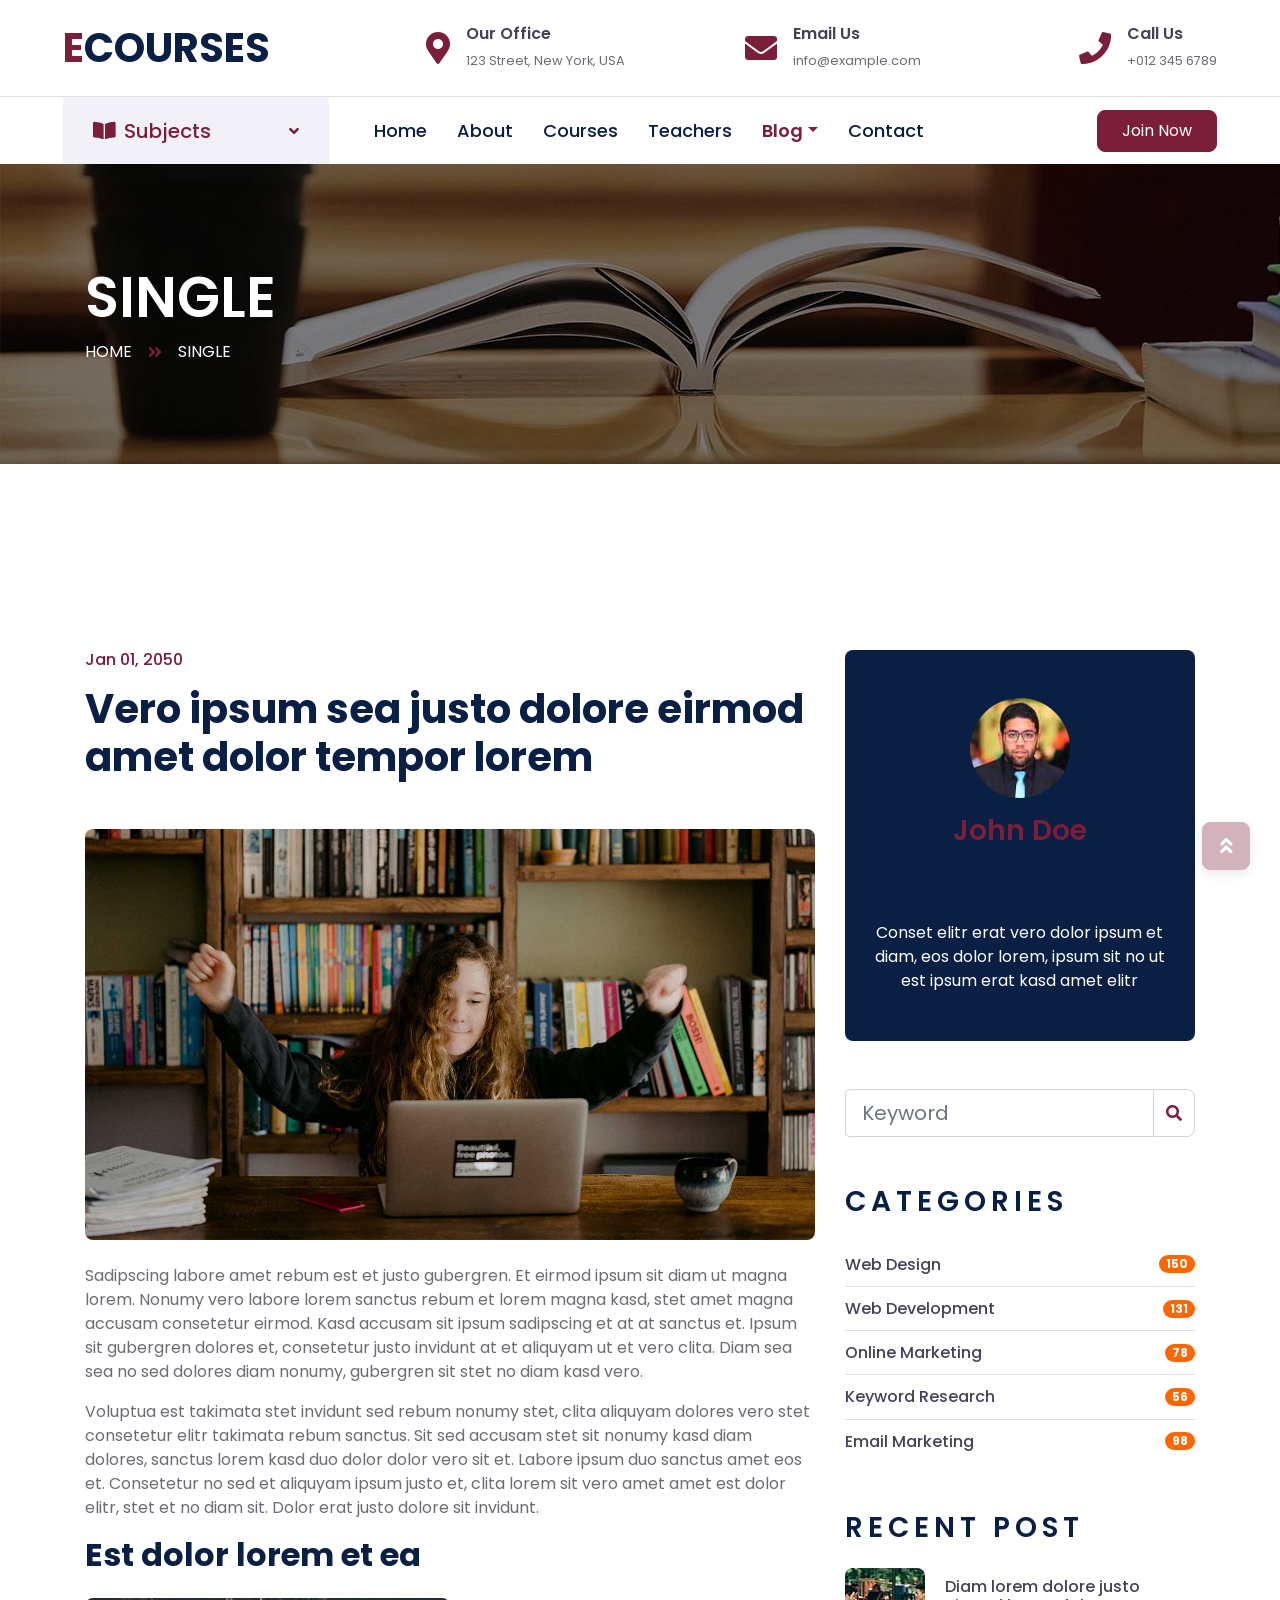
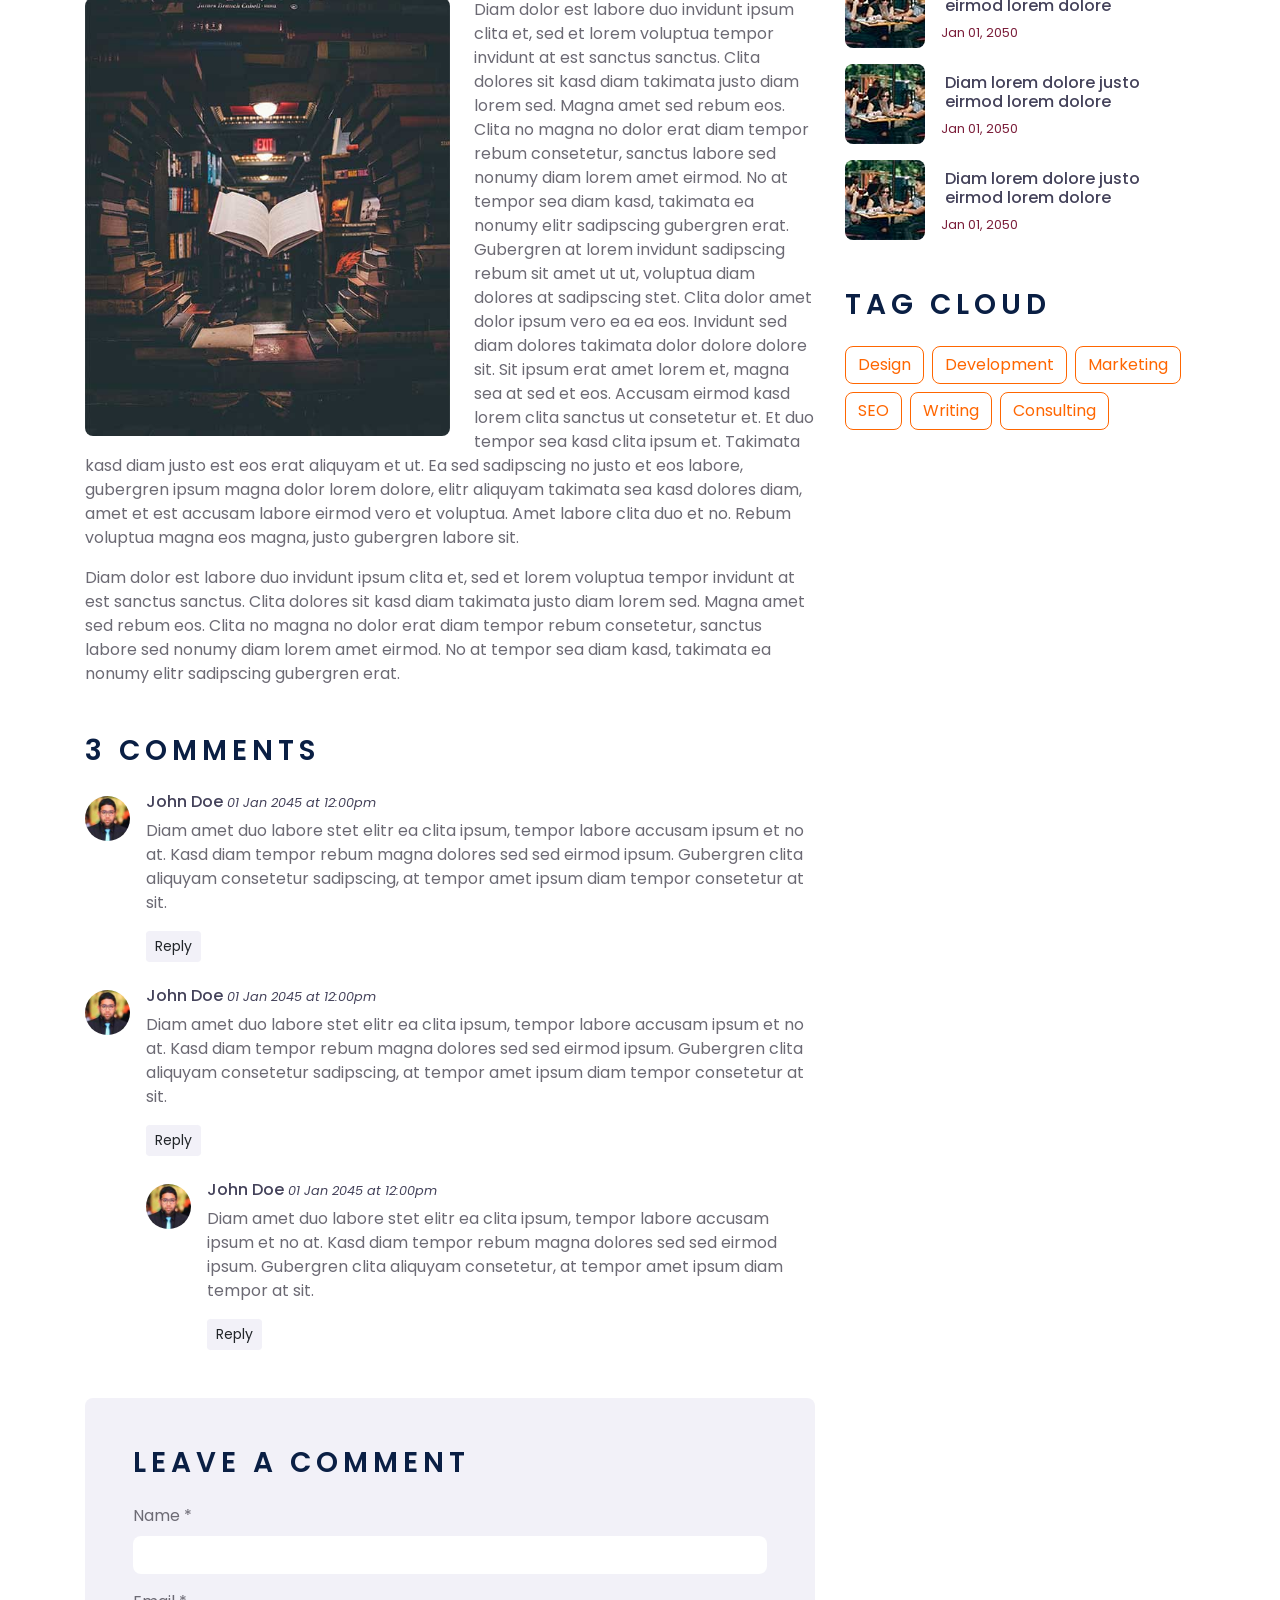
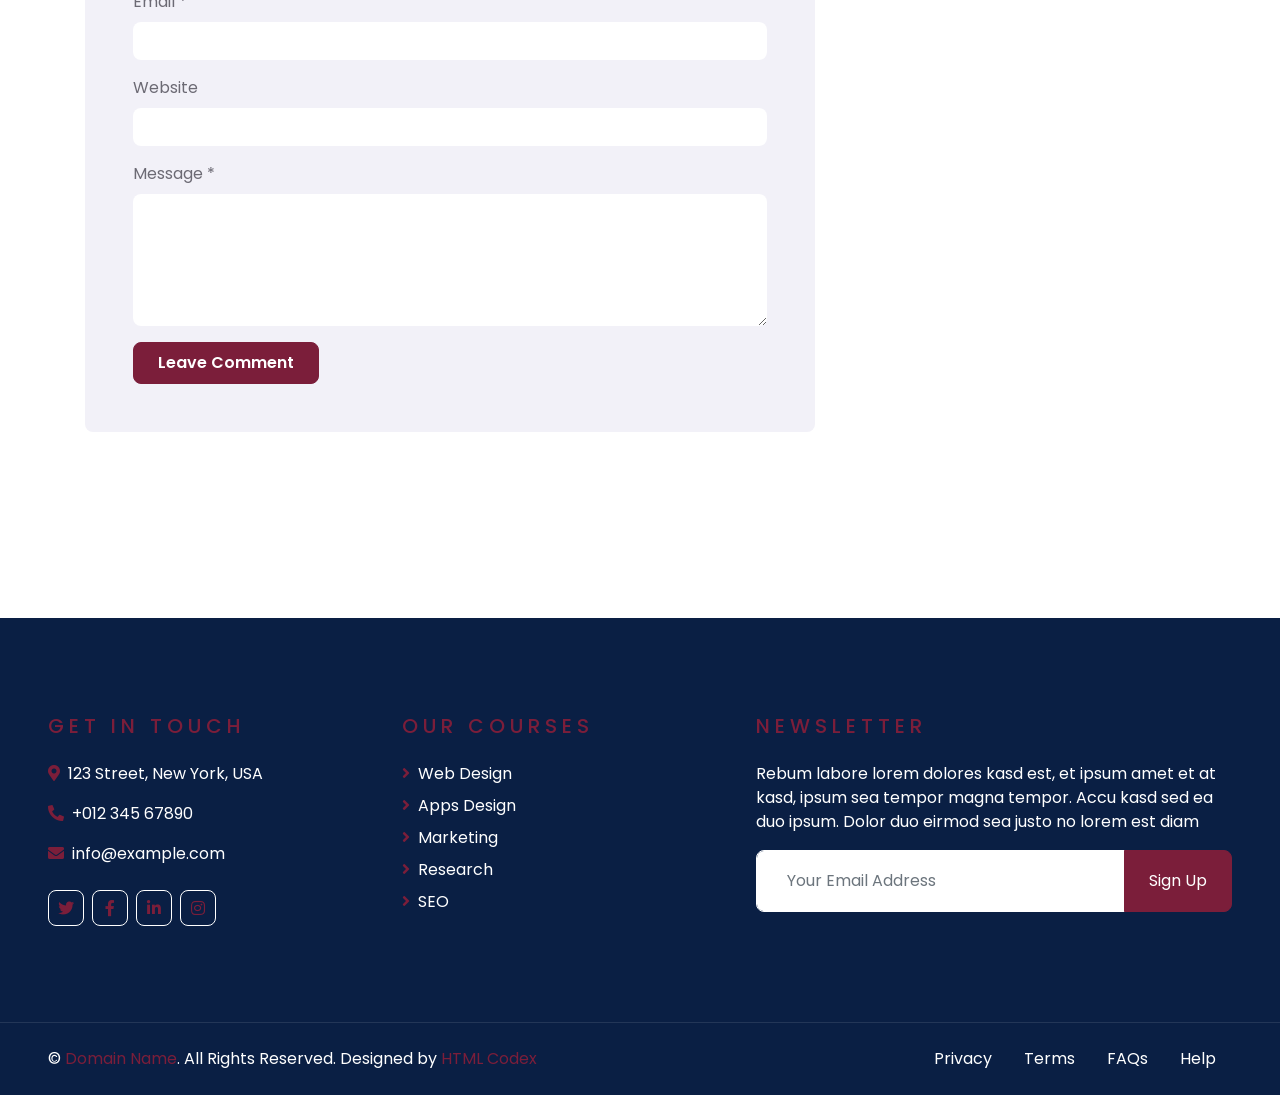
<file: single.html>
<!DOCTYPE html>
<html lang="en">

<head>
    <meta charset="utf-8">
    <title>ECOURSES - Online Courses HTML Template</title>
    <meta content="width=device-width, initial-scale=1.0" name="viewport">
    <meta content="Free HTML Templates" name="keywords">
    <meta content="Free HTML Templates" name="description">

    <!-- Favicon -->
    <link href="img/favicon.ico" rel="icon">

    <!-- Google Web Fonts -->
    <link rel="preconnect" href="https://fonts.gstatic.com">
    <link href="https://fonts.googleapis.com/css2?family=Poppins:wght@400;500;600;700&display=swap" rel="stylesheet"> 

    <!-- Font Awesome -->
    <link href="https://cdnjs.cloudflare.com/ajax/libs/font-awesome/5.10.0/css/all.min.css" rel="stylesheet">

    <!-- Libraries Stylesheet -->
    <link href="lib/owlcarousel/assets/owl.carousel.min.css" rel="stylesheet">

    <!-- Customized Bootstrap Stylesheet -->
    <link href="css/style.css" rel="stylesheet">
</head>

<body>
    <!-- Topbar Start -->
    <div class="container-fluid d-none d-lg-block">
        <div class="row align-items-center py-4 px-xl-5">
            <div class="col-lg-3">
                <a href="" class="text-decoration-none">
                    <h1 class="m-0"><span class="text-primary">E</span>COURSES</h1>
                </a>
            </div>
            <div class="col-lg-3 text-right">
                <div class="d-inline-flex align-items-center">
                    <i class="fa fa-2x fa-map-marker-alt text-primary mr-3"></i>
                    <div class="text-left">
                        <h6 class="font-weight-semi-bold mb-1">Our Office</h6>
                        <small>123 Street, New York, USA</small>
                    </div>
                </div>
            </div>
            <div class="col-lg-3 text-right">
                <div class="d-inline-flex align-items-center">
                    <i class="fa fa-2x fa-envelope text-primary mr-3"></i>
                    <div class="text-left">
                        <h6 class="font-weight-semi-bold mb-1">Email Us</h6>
                        <small>info@example.com</small>
                    </div>
                </div>
            </div>
            <div class="col-lg-3 text-right">
                <div class="d-inline-flex align-items-center">
                    <i class="fa fa-2x fa-phone text-primary mr-3"></i>
                    <div class="text-left">
                        <h6 class="font-weight-semi-bold mb-1">Call Us</h6>
                        <small>+012 345 6789</small>
                    </div>
                </div>
            </div>
        </div>
    </div>
    <!-- Topbar End -->


    <!-- Navbar Start -->
    <div class="container-fluid">
        <div class="row border-top px-xl-5">
            <div class="col-lg-3 d-none d-lg-block">
                <a class="d-flex align-items-center justify-content-between bg-secondary w-100 text-decoration-none" data-toggle="collapse" href="#navbar-vertical" style="height: 67px; padding: 0 30px;">
                    <h5 class="text-primary m-0"><i class="fa fa-book-open mr-2"></i>Subjects</h5>
                    <i class="fa fa-angle-down text-primary"></i>
                </a>
                <nav class="collapse position-absolute navbar navbar-vertical navbar-light align-items-start p-0 border border-top-0 border-bottom-0 bg-light" id="navbar-vertical" style="width: calc(100% - 30px); z-index: 9;">
                    <div class="navbar-nav w-100">
                        <div class="nav-item dropdown">
                            <a href="#" class="nav-link" data-toggle="dropdown">Web Design <i class="fa fa-angle-down float-right mt-1"></i></a>
                            <div class="dropdown-menu position-absolute bg-secondary border-0 rounded-0 w-100 m-0">
                                <a href="" class="dropdown-item">HTML</a>
                                <a href="" class="dropdown-item">CSS</a>
                                <a href="" class="dropdown-item">jQuery</a>
                            </div>
                        </div>
                        <a href="" class="nav-item nav-link">Apps Design</a>
                        <a href="" class="nav-item nav-link">Marketing</a>
                        <a href="" class="nav-item nav-link">Research</a>
                        <a href="" class="nav-item nav-link">SEO</a>
                    </div>
                </nav>
            </div>
            <div class="col-lg-9">
                <nav class="navbar navbar-expand-lg bg-light navbar-light py-3 py-lg-0 px-0">
                    <a href="" class="text-decoration-none d-block d-lg-none">
                        <h1 class="m-0"><span class="text-primary">E</span>COURSES</h1>
                    </a>
                    <button type="button" class="navbar-toggler" data-toggle="collapse" data-target="#navbarCollapse">
                        <span class="navbar-toggler-icon"></span>
                    </button>
                    <div class="collapse navbar-collapse justify-content-between" id="navbarCollapse">
                        <div class="navbar-nav py-0">
                            <a href="index.html" class="nav-item nav-link">Home</a>
                            <a href="about.html" class="nav-item nav-link">About</a>
                            <a href="course.html" class="nav-item nav-link">Courses</a>
                            <a href="teacher.html" class="nav-item nav-link">Teachers</a>
                            <div class="nav-item dropdown">
                                <a href="#" class="nav-link dropdown-toggle active" data-toggle="dropdown">Blog</a>
                                <div class="dropdown-menu rounded-0 m-0">
                                    <a href="blog.html" class="dropdown-item">Blog Grid</a>
                                    <a href="single.html" class="dropdown-item active">Blog Detail</a>
                                </div>
                            </div>
                            <a href="contact.html" class="nav-item nav-link">Contact</a>
                        </div>
                        <a class="btn btn-primary py-2 px-4 ml-auto d-none d-lg-block" href="">Join Now</a>
                    </div>
                </nav>
            </div>
        </div>
    </div>
    <!-- Navbar End -->


    <!-- Header Start -->
    <div class="container-fluid page-header" style="margin-bottom: 90px;">
        <div class="container">
            <div class="d-flex flex-column justify-content-center" style="min-height: 300px">
                <h3 class="display-4 text-white text-uppercase">Single</h3>
                <div class="d-inline-flex text-white">
                    <p class="m-0 text-uppercase"><a class="text-white" href="">Home</a></p>
                    <i class="fa fa-angle-double-right pt-1 px-3"></i>
                    <p class="m-0 text-uppercase">Single</p>
                </div>
            </div>
        </div>
    </div>
    <!-- Header End -->


    <!-- Detail Start -->
    <div class="container-fluid py-5">
        <div class="container py-5">
            <div class="row">
                <div class="col-lg-8">
                    <div class="mb-5">
                        <h6 class="text-primary mb-3">Jan 01, 2050</h6>
                        <h1 class="mb-5">Vero ipsum sea justo dolore eirmod amet dolor tempor lorem</h1>
                        <img class="img-fluid rounded w-100 mb-4" src="img/carousel-1.jpg" alt="Image">
                        <p>Sadipscing labore amet rebum est et justo gubergren. Et eirmod ipsum sit diam ut magna lorem.
                            Nonumy vero labore lorem sanctus rebum et lorem magna kasd, stet amet magna accusam
                            consetetur eirmod. Kasd accusam sit ipsum sadipscing et at at sanctus et. Ipsum sit
                            gubergren dolores et, consetetur justo invidunt at et aliquyam ut et vero clita. Diam sea
                            sea no sed dolores diam nonumy, gubergren sit stet no diam kasd vero.</p>
                        <p>Voluptua est takimata stet invidunt sed rebum nonumy stet, clita aliquyam dolores vero stet
                            consetetur elitr takimata rebum sanctus. Sit sed accusam stet sit nonumy kasd diam dolores,
                            sanctus lorem kasd duo dolor dolor vero sit et. Labore ipsum duo sanctus amet eos et.
                            Consetetur no sed et aliquyam ipsum justo et, clita lorem sit vero amet amet est dolor
                            elitr, stet et no diam sit. Dolor erat justo dolore sit invidunt.</p>
                        <h2 class="mb-4">Est dolor lorem et ea</h2>
                        <img class="img-fluid rounded w-50 float-left mr-4 mb-3" src="img/blog-1.jpg" alt="Image">
                        <p>Diam dolor est labore duo invidunt ipsum clita et, sed et lorem voluptua tempor invidunt at
                            est sanctus sanctus. Clita dolores sit kasd diam takimata justo diam lorem sed. Magna amet
                            sed rebum eos. Clita no magna no dolor erat diam tempor rebum consetetur, sanctus labore sed
                            nonumy diam lorem amet eirmod. No at tempor sea diam kasd, takimata ea nonumy elitr
                            sadipscing gubergren erat. Gubergren at lorem invidunt sadipscing rebum sit amet ut ut,
                            voluptua diam dolores at sadipscing stet. Clita dolor amet dolor ipsum vero ea ea eos.
                            Invidunt sed diam dolores takimata dolor dolore dolore sit. Sit ipsum erat amet lorem et,
                            magna sea at sed et eos. Accusam eirmod kasd lorem clita sanctus ut consetetur et. Et duo
                            tempor sea kasd clita ipsum et. Takimata kasd diam justo est eos erat aliquyam et ut. Ea sed
                            sadipscing no justo et eos labore, gubergren ipsum magna dolor lorem dolore, elitr aliquyam
                            takimata sea kasd dolores diam, amet et est accusam labore eirmod vero et voluptua. Amet
                            labore clita duo et no. Rebum voluptua magna eos magna, justo gubergren labore sit.</p>
                        <p>Diam dolor est labore duo invidunt ipsum clita et, sed et lorem voluptua tempor invidunt at
                            est sanctus sanctus. Clita dolores sit kasd diam takimata justo diam lorem sed. Magna amet
                            sed rebum eos. Clita no magna no dolor erat diam tempor rebum consetetur, sanctus labore sed
                            nonumy diam lorem amet eirmod. No at tempor sea diam kasd, takimata ea nonumy elitr
                            sadipscing gubergren erat.</p>
                    </div>

                    <!-- Comment List -->
                    <div class="mb-5">
                        <h3 class="text-uppercase mb-4" style="letter-spacing: 5px;">3 Comments</h3>
                        <div class="media mb-4">
                            <img src="img/user.jpg" alt="Image" class="img-fluid rounded-circle mr-3 mt-1"
                                style="width: 45px;">
                            <div class="media-body">
                                <h6>John Doe <small><i>01 Jan 2045 at 12:00pm</i></small></h6>
                                <p>Diam amet duo labore stet elitr ea clita ipsum, tempor labore accusam ipsum et no at.
                                    Kasd diam tempor rebum magna dolores sed sed eirmod ipsum. Gubergren clita aliquyam
                                    consetetur sadipscing, at tempor amet ipsum diam tempor consetetur at sit.</p>
                                <button class="btn btn-sm btn-secondary">Reply</button>
                            </div>
                        </div>
                        <div class="media mb-4">
                            <img src="img/user.jpg" alt="Image" class="img-fluid rounded-circle mr-3 mt-1"
                                style="width: 45px;">
                            <div class="media-body">
                                <h6>John Doe <small><i>01 Jan 2045 at 12:00pm</i></small></h6>
                                <p>Diam amet duo labore stet elitr ea clita ipsum, tempor labore accusam ipsum et no at.
                                    Kasd diam tempor rebum magna dolores sed sed eirmod ipsum. Gubergren clita aliquyam
                                    consetetur sadipscing, at tempor amet ipsum diam tempor consetetur at sit.</p>
                                <button class="btn btn-sm btn-secondary">Reply</button>
                                <div class="media mt-4">
                                    <img src="img/user.jpg" alt="Image" class="img-fluid rounded-circle mr-3 mt-1"
                                        style="width: 45px;">
                                    <div class="media-body">
                                        <h6>John Doe <small><i>01 Jan 2045 at 12:00pm</i></small></h6>
                                        <p>Diam amet duo labore stet elitr ea clita ipsum, tempor labore accusam ipsum
                                            et no at. Kasd diam tempor rebum magna dolores sed sed eirmod ipsum.
                                            Gubergren clita aliquyam consetetur, at tempor amet ipsum diam tempor at
                                            sit.</p>
                                        <button class="btn btn-sm btn-secondary">Reply</button>
                                    </div>
                                </div>
                            </div>
                        </div>
                    </div>

                    <!-- Comment Form -->
                    <div class="bg-secondary rounded p-5">
                        <h3 class="text-uppercase mb-4" style="letter-spacing: 5px;">Leave a comment</h3>
                        <form>
                            <div class="form-group">
                                <label for="name">Name *</label>
                                <input type="text" class="form-control border-0" id="name">
                            </div>
                            <div class="form-group">
                                <label for="email">Email *</label>
                                <input type="email" class="form-control border-0" id="email">
                            </div>
                            <div class="form-group">
                                <label for="website">Website</label>
                                <input type="url" class="form-control border-0" id="website">
                            </div>

                            <div class="form-group">
                                <label for="message">Message *</label>
                                <textarea id="message" cols="30" rows="5" class="form-control border-0"></textarea>
                            </div>
                            <div class="form-group mb-0">
                                <input type="submit" value="Leave Comment" class="btn btn-primary py-md-2 px-md-4 font-weight-semi-bold">
                            </div>
                        </form>
                    </div>
                </div>

                <div class="col-lg-4 mt-5 mt-lg-0">
                    <!-- Author Bio -->
                    <div class="d-flex flex-column text-center bg-dark rounded mb-5 py-5 px-4">
                        <img src="img/user.jpg" class="img-fluid rounded-circle mx-auto mb-3" style="width: 100px;">
                        <h3 class="text-primary mb-3">John Doe</h3>
                        <h3 class="text-uppercase mb-4" style="letter-spacing: 5px;">Tag Cloud</h3>
                        <p class="text-white m-0">Conset elitr erat vero dolor ipsum et diam, eos dolor lorem, ipsum sit
                            no ut est ipsum erat kasd amet elitr</p>
                    </div>

                    <!-- Search Form -->
                    <div class="mb-5">
                        <form action="">
                            <div class="input-group">
                                <input type="text" class="form-control form-control-lg" placeholder="Keyword">
                                <div class="input-group-append">
                                    <span class="input-group-text bg-transparent text-primary"><i
                                            class="fa fa-search"></i></span>
                                </div>
                            </div>
                        </form>
                    </div>

                    <!-- Category List -->
                    <div class="mb-5">
                        <h3 class="text-uppercase mb-4" style="letter-spacing: 5px;">Categories</h3>
                        <ul class="list-group list-group-flush">
                            <li class="list-group-item d-flex justify-content-between align-items-center px-0">
                                <a href="" class="text-decoration-none h6 m-0">Web Design</a>
                                <span class="badge badge-primary badge-pill">150</span>
                            </li>
                            <li class="list-group-item d-flex justify-content-between align-items-center px-0">
                                <a href="" class="text-decoration-none h6 m-0">Web Development</a>
                                <span class="badge badge-primary badge-pill">131</span>
                            </li>
                            <li class="list-group-item d-flex justify-content-between align-items-center px-0">
                                <a href="" class="text-decoration-none h6 m-0">Online Marketing</a>
                                <span class="badge badge-primary badge-pill">78</span>
                            </li>
                            <li class="list-group-item d-flex justify-content-between align-items-center px-0">
                                <a href="" class="text-decoration-none h6 m-0">Keyword Research</a>
                                <span class="badge badge-primary badge-pill">56</span>
                            </li>
                            <li class="list-group-item d-flex justify-content-between align-items-center px-0">
                                <a href="" class="text-decoration-none h6 m-0">Email Marketing</a>
                                <span class="badge badge-primary badge-pill">98</span>
                            </li>
                        </ul>
                    </div>

                    <!-- Recent Post -->
                    <div class="mb-5">
                        <h3 class="text-uppercase mb-4" style="letter-spacing: 5px;">Recent Post</h3>
                        <a class="d-flex align-items-center text-decoration-none mb-3" href="">
                            <img class="img-fluid rounded" src="img/blog-80x80.jpg" alt="">
                            <div class="pl-3">
                                <h6 class="m-1">Diam lorem dolore justo eirmod lorem dolore</h6>
                                <small>Jan 01, 2050</small>
                            </div>
                        </a>
                        <a class="d-flex align-items-center text-decoration-none mb-3" href="">
                            <img class="img-fluid rounded" src="img/blog-80x80.jpg" alt="">
                            <div class="pl-3">
                                <h6 class="m-1">Diam lorem dolore justo eirmod lorem dolore</h6>
                                <small>Jan 01, 2050</small>
                            </div>
                        </a>
                        <a class="d-flex align-items-center text-decoration-none mb-3" href="">
                            <img class="img-fluid rounded" src="img/blog-80x80.jpg" alt="">
                            <div class="pl-3">
                                <h6 class="m-1">Diam lorem dolore justo eirmod lorem dolore</h6>
                                <small>Jan 01, 2050</small>
                            </div>
                        </a>
                    </div>

                    <!-- Tag Cloud -->
                    <div class="mb-5">
                        <h3 class="text-uppercase mb-4" style="letter-spacing: 5px;">Tag Cloud</h3>
                        <div class="d-flex flex-wrap m-n1">
                            <a href="" class="btn btn-outline-primary m-1">Design</a>
                            <a href="" class="btn btn-outline-primary m-1">Development</a>
                            <a href="" class="btn btn-outline-primary m-1">Marketing</a>
                            <a href="" class="btn btn-outline-primary m-1">SEO</a>
                            <a href="" class="btn btn-outline-primary m-1">Writing</a>
                            <a href="" class="btn btn-outline-primary m-1">Consulting</a>
                        </div>
                    </div>
                </div>
            </div>
        </div>
    </div>
    <!-- Detail End -->


    <!-- Footer Start -->
    <div class="container-fluid bg-dark text-white py-5 px-sm-3 px-lg-5" style="margin-top: 90px;">
        <div class="row pt-5">
            <div class="col-lg-7 col-md-12">
                <div class="row">
                    <div class="col-md-6 mb-5">
                        <h5 class="text-primary text-uppercase mb-4" style="letter-spacing: 5px;">Get In Touch</h5>
                        <p><i class="fa fa-map-marker-alt mr-2"></i>123 Street, New York, USA</p>
                        <p><i class="fa fa-phone-alt mr-2"></i>+012 345 67890</p>
                        <p><i class="fa fa-envelope mr-2"></i>info@example.com</p>
                        <div class="d-flex justify-content-start mt-4">
                            <a class="btn btn-outline-light btn-square mr-2" href="#"><i class="fab fa-twitter"></i></a>
                            <a class="btn btn-outline-light btn-square mr-2" href="#"><i class="fab fa-facebook-f"></i></a>
                            <a class="btn btn-outline-light btn-square mr-2" href="#"><i class="fab fa-linkedin-in"></i></a>
                            <a class="btn btn-outline-light btn-square" href="#"><i class="fab fa-instagram"></i></a>
                        </div>
                    </div>
                    <div class="col-md-6 mb-5">
                        <h5 class="text-primary text-uppercase mb-4" style="letter-spacing: 5px;">Our Courses</h5>
                        <div class="d-flex flex-column justify-content-start">
                            <a class="text-white mb-2" href="#"><i class="fa fa-angle-right mr-2"></i>Web Design</a>
                            <a class="text-white mb-2" href="#"><i class="fa fa-angle-right mr-2"></i>Apps Design</a>
                            <a class="text-white mb-2" href="#"><i class="fa fa-angle-right mr-2"></i>Marketing</a>
                            <a class="text-white mb-2" href="#"><i class="fa fa-angle-right mr-2"></i>Research</a>
                            <a class="text-white" href="#"><i class="fa fa-angle-right mr-2"></i>SEO</a>
                        </div>
                    </div>
                </div>
            </div>
            <div class="col-lg-5 col-md-12 mb-5">
                <h5 class="text-primary text-uppercase mb-4" style="letter-spacing: 5px;">Newsletter</h5>
                <p>Rebum labore lorem dolores kasd est, et ipsum amet et at kasd, ipsum sea tempor magna tempor. Accu kasd sed ea duo ipsum. Dolor duo eirmod sea justo no lorem est diam</p>
                <div class="w-100">
                    <div class="input-group">
                        <input type="text" class="form-control border-light" style="padding: 30px;" placeholder="Your Email Address">
                        <div class="input-group-append">
                            <button class="btn btn-primary px-4">Sign Up</button>
                        </div>
                    </div>
                </div>
            </div>
        </div>
    </div>
    <div class="container-fluid bg-dark text-white border-top py-4 px-sm-3 px-md-5" style="border-color: rgba(256, 256, 256, .1) !important;">
        <div class="row">
            <div class="col-lg-6 text-center text-md-left mb-3 mb-md-0">
                <p class="m-0 text-white">&copy; <a href="#">Domain Name</a>. All Rights Reserved. Designed by <a href="https://htmlcodex.com">HTML Codex</a>
                </p>
            </div>
            <div class="col-lg-6 text-center text-md-right">
                <ul class="nav d-inline-flex">
                    <li class="nav-item">
                        <a class="nav-link text-white py-0" href="#">Privacy</a>
                    </li>
                    <li class="nav-item">
                        <a class="nav-link text-white py-0" href="#">Terms</a>
                    </li>
                    <li class="nav-item">
                        <a class="nav-link text-white py-0" href="#">FAQs</a>
                    </li>
                    <li class="nav-item">
                        <a class="nav-link text-white py-0" href="#">Help</a>
                    </li>
                </ul>
            </div>
        </div>
    </div>
    <!-- Footer End -->


    <!-- Back to Top -->
    <a href="#" class="btn btn-lg btn-primary btn-lg-square back-to-top"><i class="fa fa-angle-double-up"></i></a>


    <!-- JavaScript Libraries -->
    <script src="https://code.jquery.com/jquery-3.4.1.min.js"></script>
    <script src="https://stackpath.bootstrapcdn.com/bootstrap/4.4.1/js/bootstrap.bundle.min.js"></script>
    <script src="lib/easing/easing.min.js"></script>
    <script src="lib/owlcarousel/owl.carousel.min.js"></script>

    <!-- Contact Javascript File -->
    <script src="mail/jqBootstrapValidation.min.js"></script>
    <script src="mail/contact.js"></script>

    <!-- Template Javascript -->
    <script src="js/main.js"></script>
</body>

</html>
</file>
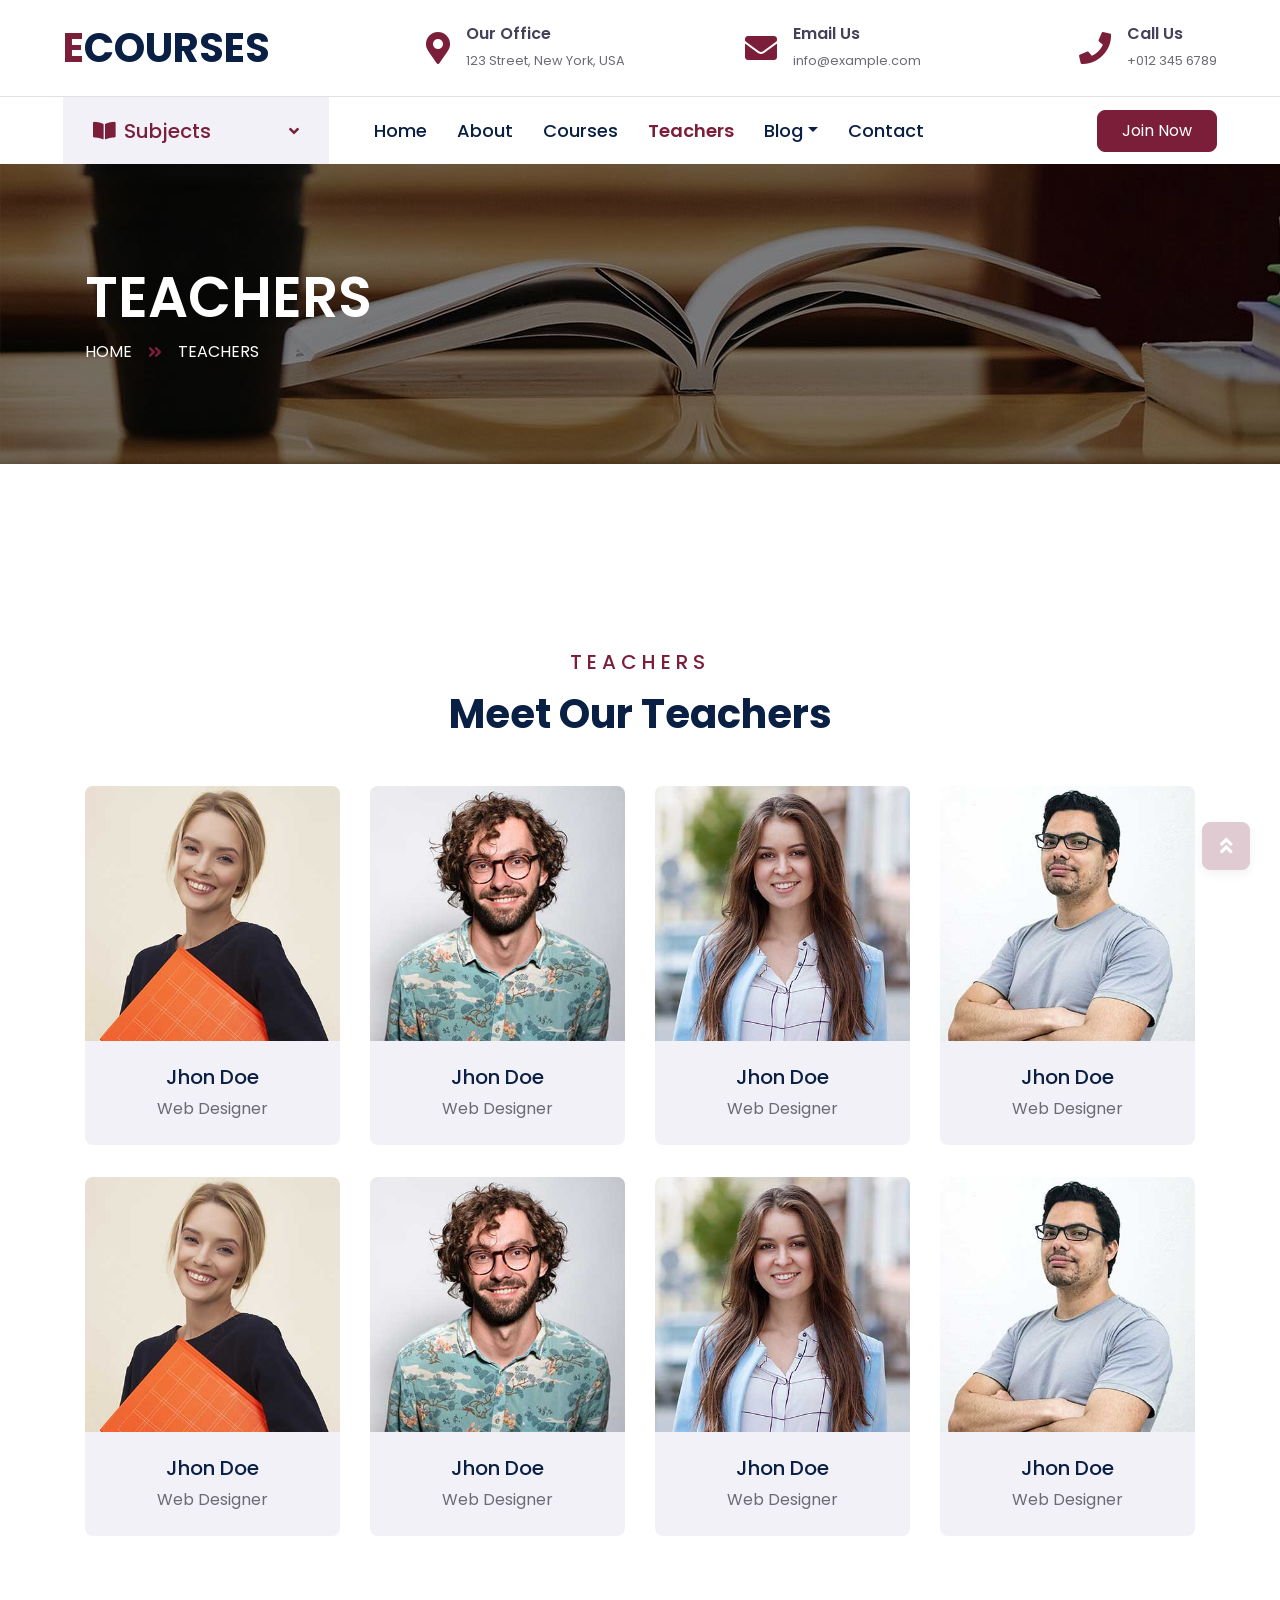
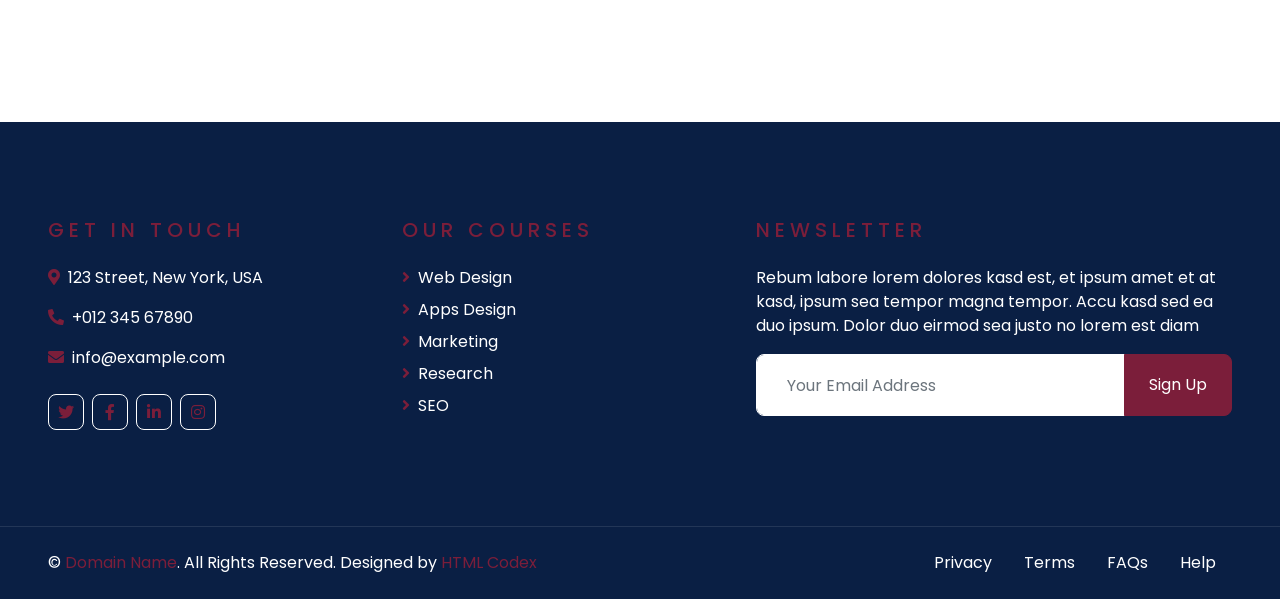
<file: teacher.html>
<!DOCTYPE html>
<html lang="en">

<head>
    <meta charset="utf-8">
    <title>ECOURSES - Online Courses HTML Template</title>
    <meta content="width=device-width, initial-scale=1.0" name="viewport">
    <meta content="Free HTML Templates" name="keywords">
    <meta content="Free HTML Templates" name="description">

    <!-- Favicon -->
    <link href="img/favicon.ico" rel="icon">

    <!-- Google Web Fonts -->
    <link rel="preconnect" href="https://fonts.gstatic.com">
    <link href="https://fonts.googleapis.com/css2?family=Poppins:wght@400;500;600;700&display=swap" rel="stylesheet"> 

    <!-- Font Awesome -->
    <link href="https://cdnjs.cloudflare.com/ajax/libs/font-awesome/5.10.0/css/all.min.css" rel="stylesheet">

    <!-- Libraries Stylesheet -->
    <link href="lib/owlcarousel/assets/owl.carousel.min.css" rel="stylesheet">

    <!-- Customized Bootstrap Stylesheet -->
    <link href="css/style.css" rel="stylesheet">
</head>

<body>
    <!-- Topbar Start -->
    <div class="container-fluid d-none d-lg-block">
        <div class="row align-items-center py-4 px-xl-5">
            <div class="col-lg-3">
                <a href="" class="text-decoration-none">
                    <h1 class="m-0"><span class="text-primary">E</span>COURSES</h1>
                </a>
            </div>
            <div class="col-lg-3 text-right">
                <div class="d-inline-flex align-items-center">
                    <i class="fa fa-2x fa-map-marker-alt text-primary mr-3"></i>
                    <div class="text-left">
                        <h6 class="font-weight-semi-bold mb-1">Our Office</h6>
                        <small>123 Street, New York, USA</small>
                    </div>
                </div>
            </div>
            <div class="col-lg-3 text-right">
                <div class="d-inline-flex align-items-center">
                    <i class="fa fa-2x fa-envelope text-primary mr-3"></i>
                    <div class="text-left">
                        <h6 class="font-weight-semi-bold mb-1">Email Us</h6>
                        <small>info@example.com</small>
                    </div>
                </div>
            </div>
            <div class="col-lg-3 text-right">
                <div class="d-inline-flex align-items-center">
                    <i class="fa fa-2x fa-phone text-primary mr-3"></i>
                    <div class="text-left">
                        <h6 class="font-weight-semi-bold mb-1">Call Us</h6>
                        <small>+012 345 6789</small>
                    </div>
                </div>
            </div>
        </div>
    </div>
    <!-- Topbar End -->


    <!-- Navbar Start -->
    <div class="container-fluid">
        <div class="row border-top px-xl-5">
            <div class="col-lg-3 d-none d-lg-block">
                <a class="d-flex align-items-center justify-content-between bg-secondary w-100 text-decoration-none" data-toggle="collapse" href="#navbar-vertical" style="height: 67px; padding: 0 30px;">
                    <h5 class="text-primary m-0"><i class="fa fa-book-open mr-2"></i>Subjects</h5>
                    <i class="fa fa-angle-down text-primary"></i>
                </a>
                <nav class="collapse position-absolute navbar navbar-vertical navbar-light align-items-start p-0 border border-top-0 border-bottom-0 bg-light" id="navbar-vertical" style="width: calc(100% - 30px); z-index: 9;">
                    <div class="navbar-nav w-100">
                        <div class="nav-item dropdown">
                            <a href="#" class="nav-link" data-toggle="dropdown">Web Design <i class="fa fa-angle-down float-right mt-1"></i></a>
                            <div class="dropdown-menu position-absolute bg-secondary border-0 rounded-0 w-100 m-0">
                                <a href="" class="dropdown-item">HTML</a>
                                <a href="" class="dropdown-item">CSS</a>
                                <a href="" class="dropdown-item">jQuery</a>
                            </div>
                        </div>
                        <a href="" class="nav-item nav-link">Apps Design</a>
                        <a href="" class="nav-item nav-link">Marketing</a>
                        <a href="" class="nav-item nav-link">Research</a>
                        <a href="" class="nav-item nav-link">SEO</a>
                    </div>
                </nav>
            </div>
            <div class="col-lg-9">
                <nav class="navbar navbar-expand-lg bg-light navbar-light py-3 py-lg-0 px-0">
                    <a href="" class="text-decoration-none d-block d-lg-none">
                        <h1 class="m-0"><span class="text-primary">E</span>COURSES</h1>
                    </a>
                    <button type="button" class="navbar-toggler" data-toggle="collapse" data-target="#navbarCollapse">
                        <span class="navbar-toggler-icon"></span>
                    </button>
                    <div class="collapse navbar-collapse justify-content-between" id="navbarCollapse">
                        <div class="navbar-nav py-0">
                            <a href="index.html" class="nav-item nav-link">Home</a>
                            <a href="about.html" class="nav-item nav-link">About</a>
                            <a href="course.html" class="nav-item nav-link">Courses</a>
                            <a href="teacher.html" class="nav-item nav-link active">Teachers</a>
                            <div class="nav-item dropdown">
                                <a href="#" class="nav-link dropdown-toggle" data-toggle="dropdown">Blog</a>
                                <div class="dropdown-menu rounded-0 m-0">
                                    <a href="blog.html" class="dropdown-item">Blog List</a>
                                    <a href="single.html" class="dropdown-item">Blog Detail</a>
                                </div>
                            </div>
                            <a href="contact.html" class="nav-item nav-link">Contact</a>
                        </div>
                        <a class="btn btn-primary py-2 px-4 ml-auto d-none d-lg-block" href="">Join Now</a>
                    </div>
                </nav>
            </div>
        </div>
    </div>
    <!-- Navbar End -->


    <!-- Header Start -->
    <div class="container-fluid page-header" style="margin-bottom: 90px;">
        <div class="container">
            <div class="d-flex flex-column justify-content-center" style="min-height: 300px">
                <h3 class="display-4 text-white text-uppercase">Teachers</h3>
                <div class="d-inline-flex text-white">
                    <p class="m-0 text-uppercase"><a class="text-white" href="">Home</a></p>
                    <i class="fa fa-angle-double-right pt-1 px-3"></i>
                    <p class="m-0 text-uppercase">Teachers</p>
                </div>
            </div>
        </div>
    </div>
    <!-- Header End -->


    <!-- Team Start -->
    <div class="container-fluid py-5">
        <div class="container pt-5 pb-3">
            <div class="text-center mb-5">
                <h5 class="text-primary text-uppercase mb-3" style="letter-spacing: 5px;">Teachers</h5>
                <h1>Meet Our Teachers</h1>
            </div>
            <div class="row">
                <div class="col-md-6 col-lg-3 text-center team mb-4">
                    <div class="team-item rounded overflow-hidden mb-2">
                        <div class="team-img position-relative">
                            <img class="img-fluid" src="img/team-1.jpg" alt="">
                            <div class="team-social">
                                <a class="btn btn-outline-light btn-square mx-1" href="#"><i class="fab fa-twitter"></i></a>
                                <a class="btn btn-outline-light btn-square mx-1" href="#"><i class="fab fa-facebook-f"></i></a>
                                <a class="btn btn-outline-light btn-square mx-1" href="#"><i class="fab fa-linkedin-in"></i></a>
                            </div>
                        </div>
                        <div class="bg-secondary p-4">
                            <h5>Jhon Doe</h5>
                            <p class="m-0">Web Designer</p>
                        </div>
                    </div>
                </div>
                <div class="col-md-6 col-lg-3 text-center team mb-4">
                    <div class="team-item rounded overflow-hidden mb-2">
                        <div class="team-img position-relative">
                            <img class="img-fluid" src="img/team-2.jpg" alt="">
                            <div class="team-social">
                                <a class="btn btn-outline-light btn-square mx-1" href="#"><i class="fab fa-twitter"></i></a>
                                <a class="btn btn-outline-light btn-square mx-1" href="#"><i class="fab fa-facebook-f"></i></a>
                                <a class="btn btn-outline-light btn-square mx-1" href="#"><i class="fab fa-linkedin-in"></i></a>
                            </div>
                        </div>
                        <div class="bg-secondary p-4">
                            <h5>Jhon Doe</h5>
                            <p class="m-0">Web Designer</p>
                        </div>
                    </div>
                </div>
                <div class="col-md-6 col-lg-3 text-center team mb-4">
                    <div class="team-item rounded overflow-hidden mb-2">
                        <div class="team-img position-relative">
                            <img class="img-fluid" src="img/team-3.jpg" alt="">
                            <div class="team-social">
                                <a class="btn btn-outline-light btn-square mx-1" href="#"><i class="fab fa-twitter"></i></a>
                                <a class="btn btn-outline-light btn-square mx-1" href="#"><i class="fab fa-facebook-f"></i></a>
                                <a class="btn btn-outline-light btn-square mx-1" href="#"><i class="fab fa-linkedin-in"></i></a>
                            </div>
                        </div>
                        <div class="bg-secondary p-4">
                            <h5>Jhon Doe</h5>
                            <p class="m-0">Web Designer</p>
                        </div>
                    </div>
                </div>
                <div class="col-md-6 col-lg-3 text-center team mb-4">
                    <div class="team-item rounded overflow-hidden mb-2">
                        <div class="team-img position-relative">
                            <img class="img-fluid" src="img/team-4.jpg" alt="">
                            <div class="team-social">
                                <a class="btn btn-outline-light btn-square mx-1" href="#"><i class="fab fa-twitter"></i></a>
                                <a class="btn btn-outline-light btn-square mx-1" href="#"><i class="fab fa-facebook-f"></i></a>
                                <a class="btn btn-outline-light btn-square mx-1" href="#"><i class="fab fa-linkedin-in"></i></a>
                            </div>
                        </div>
                        <div class="bg-secondary p-4">
                            <h5>Jhon Doe</h5>
                            <p class="m-0">Web Designer</p>
                        </div>
                    </div>
                </div>
                <div class="col-md-6 col-lg-3 text-center team mb-4">
                    <div class="team-item rounded overflow-hidden mb-2">
                        <div class="team-img position-relative">
                            <img class="img-fluid" src="img/team-1.jpg" alt="">
                            <div class="team-social">
                                <a class="btn btn-outline-light btn-square mx-1" href="#"><i class="fab fa-twitter"></i></a>
                                <a class="btn btn-outline-light btn-square mx-1" href="#"><i class="fab fa-facebook-f"></i></a>
                                <a class="btn btn-outline-light btn-square mx-1" href="#"><i class="fab fa-linkedin-in"></i></a>
                            </div>
                        </div>
                        <div class="bg-secondary p-4">
                            <h5>Jhon Doe</h5>
                            <p class="m-0">Web Designer</p>
                        </div>
                    </div>
                </div>
                <div class="col-md-6 col-lg-3 text-center team mb-4">
                    <div class="team-item rounded overflow-hidden mb-2">
                        <div class="team-img position-relative">
                            <img class="img-fluid" src="img/team-2.jpg" alt="">
                            <div class="team-social">
                                <a class="btn btn-outline-light btn-square mx-1" href="#"><i class="fab fa-twitter"></i></a>
                                <a class="btn btn-outline-light btn-square mx-1" href="#"><i class="fab fa-facebook-f"></i></a>
                                <a class="btn btn-outline-light btn-square mx-1" href="#"><i class="fab fa-linkedin-in"></i></a>
                            </div>
                        </div>
                        <div class="bg-secondary p-4">
                            <h5>Jhon Doe</h5>
                            <p class="m-0">Web Designer</p>
                        </div>
                    </div>
                </div>
                <div class="col-md-6 col-lg-3 text-center team mb-4">
                    <div class="team-item rounded overflow-hidden mb-2">
                        <div class="team-img position-relative">
                            <img class="img-fluid" src="img/team-3.jpg" alt="">
                            <div class="team-social">
                                <a class="btn btn-outline-light btn-square mx-1" href="#"><i class="fab fa-twitter"></i></a>
                                <a class="btn btn-outline-light btn-square mx-1" href="#"><i class="fab fa-facebook-f"></i></a>
                                <a class="btn btn-outline-light btn-square mx-1" href="#"><i class="fab fa-linkedin-in"></i></a>
                            </div>
                        </div>
                        <div class="bg-secondary p-4">
                            <h5>Jhon Doe</h5>
                            <p class="m-0">Web Designer</p>
                        </div>
                    </div>
                </div>
                <div class="col-md-6 col-lg-3 text-center team mb-4">
                    <div class="team-item rounded overflow-hidden mb-2">
                        <div class="team-img position-relative">
                            <img class="img-fluid" src="img/team-4.jpg" alt="">
                            <div class="team-social">
                                <a class="btn btn-outline-light btn-square mx-1" href="#"><i class="fab fa-twitter"></i></a>
                                <a class="btn btn-outline-light btn-square mx-1" href="#"><i class="fab fa-facebook-f"></i></a>
                                <a class="btn btn-outline-light btn-square mx-1" href="#"><i class="fab fa-linkedin-in"></i></a>
                            </div>
                        </div>
                        <div class="bg-secondary p-4">
                            <h5>Jhon Doe</h5>
                            <p class="m-0">Web Designer</p>
                        </div>
                    </div>
                </div>
            </div>
        </div>
    </div>
    <!-- Team End -->


    <!-- Footer Start -->
    <div class="container-fluid bg-dark text-white py-5 px-sm-3 px-lg-5" style="margin-top: 90px;">
        <div class="row pt-5">
            <div class="col-lg-7 col-md-12">
                <div class="row">
                    <div class="col-md-6 mb-5">
                        <h5 class="text-primary text-uppercase mb-4" style="letter-spacing: 5px;">Get In Touch</h5>
                        <p><i class="fa fa-map-marker-alt mr-2"></i>123 Street, New York, USA</p>
                        <p><i class="fa fa-phone-alt mr-2"></i>+012 345 67890</p>
                        <p><i class="fa fa-envelope mr-2"></i>info@example.com</p>
                        <div class="d-flex justify-content-start mt-4">
                            <a class="btn btn-outline-light btn-square mr-2" href="#"><i class="fab fa-twitter"></i></a>
                            <a class="btn btn-outline-light btn-square mr-2" href="#"><i class="fab fa-facebook-f"></i></a>
                            <a class="btn btn-outline-light btn-square mr-2" href="#"><i class="fab fa-linkedin-in"></i></a>
                            <a class="btn btn-outline-light btn-square" href="#"><i class="fab fa-instagram"></i></a>
                        </div>
                    </div>
                    <div class="col-md-6 mb-5">
                        <h5 class="text-primary text-uppercase mb-4" style="letter-spacing: 5px;">Our Courses</h5>
                        <div class="d-flex flex-column justify-content-start">
                            <a class="text-white mb-2" href="#"><i class="fa fa-angle-right mr-2"></i>Web Design</a>
                            <a class="text-white mb-2" href="#"><i class="fa fa-angle-right mr-2"></i>Apps Design</a>
                            <a class="text-white mb-2" href="#"><i class="fa fa-angle-right mr-2"></i>Marketing</a>
                            <a class="text-white mb-2" href="#"><i class="fa fa-angle-right mr-2"></i>Research</a>
                            <a class="text-white" href="#"><i class="fa fa-angle-right mr-2"></i>SEO</a>
                        </div>
                    </div>
                </div>
            </div>
            <div class="col-lg-5 col-md-12 mb-5">
                <h5 class="text-primary text-uppercase mb-4" style="letter-spacing: 5px;">Newsletter</h5>
                <p>Rebum labore lorem dolores kasd est, et ipsum amet et at kasd, ipsum sea tempor magna tempor. Accu kasd sed ea duo ipsum. Dolor duo eirmod sea justo no lorem est diam</p>
                <div class="w-100">
                    <div class="input-group">
                        <input type="text" class="form-control border-light" style="padding: 30px;" placeholder="Your Email Address">
                        <div class="input-group-append">
                            <button class="btn btn-primary px-4">Sign Up</button>
                        </div>
                    </div>
                </div>
            </div>
        </div>
    </div>
    <div class="container-fluid bg-dark text-white border-top py-4 px-sm-3 px-md-5" style="border-color: rgba(256, 256, 256, .1) !important;">
        <div class="row">
            <div class="col-lg-6 text-center text-md-left mb-3 mb-md-0">
                <p class="m-0 text-white">&copy; <a href="#">Domain Name</a>. All Rights Reserved. Designed by <a href="https://htmlcodex.com">HTML Codex</a>
                </p>
            </div>
            <div class="col-lg-6 text-center text-md-right">
                <ul class="nav d-inline-flex">
                    <li class="nav-item">
                        <a class="nav-link text-white py-0" href="#">Privacy</a>
                    </li>
                    <li class="nav-item">
                        <a class="nav-link text-white py-0" href="#">Terms</a>
                    </li>
                    <li class="nav-item">
                        <a class="nav-link text-white py-0" href="#">FAQs</a>
                    </li>
                    <li class="nav-item">
                        <a class="nav-link text-white py-0" href="#">Help</a>
                    </li>
                </ul>
            </div>
        </div>
    </div>
    <!-- Footer End -->


    <!-- Back to Top -->
    <a href="#" class="btn btn-lg btn-primary btn-lg-square back-to-top"><i class="fa fa-angle-double-up"></i></a>


    <!-- JavaScript Libraries -->
    <script src="https://code.jquery.com/jquery-3.4.1.min.js"></script>
    <script src="https://stackpath.bootstrapcdn.com/bootstrap/4.4.1/js/bootstrap.bundle.min.js"></script>
    <script src="lib/easing/easing.min.js"></script>
    <script src="lib/owlcarousel/owl.carousel.min.js"></script>

    <!-- Contact Javascript File -->
    <script src="mail/jqBootstrapValidation.min.js"></script>
    <script src="mail/contact.js"></script>

    <!-- Template Javascript -->
    <script src="js/main.js"></script>
</body>

</html>
</file>
<file: css/style.css>
/******* Bootstrap Theming ********/
/*!
 * Bootstrap v4.5.3 (https://getbootstrap.com/)
 * Copyright 2011-2020 The Bootstrap Authors
 * Copyright 2011-2020 Twitter, Inc.
 * Licensed under MIT (https://github.com/twbs/bootstrap/blob/main/LICENSE)
 */
:root {
  --blue: #007bff;
  --indigo: #6610f2;
  --purple: #6f42c1;
  --pink: #e83e8c;
  --red: #dc3545;
  --orange: #fd7e14;
  --yellow: #ffc107;
  --green: #28a745;
  --teal: #20c997;
  --cyan: #17a2b8;
  --white: #fff;
  --gray: #6c757d;
  --gray-dark: #343a40;
  --primary: #FF6600;
  --secondary: #F2F1F8;
  --success: #28a745;
  --info: #17a2b8;
  --warning: #ffc107;
  --danger: #dc3545;
  --light: #FFFFFF;
  --dark: #44425A;
  --breakpoint-xs: 0;
  --breakpoint-sm: 576px;
  --breakpoint-md: 768px;
  --breakpoint-lg: 992px;
  --breakpoint-xl: 1200px;
  --font-family-sans-serif: "Poppins", sans-serif;
  --font-family-monospace: SFMono-Regular, Menlo, Monaco, Consolas, "Liberation Mono", "Courier New", monospace;
}

*,
*::before,
*::after {
  box-sizing: border-box;
}

html {
  font-family: sans-serif;
  line-height: 1.15;
  -webkit-text-size-adjust: 100%;
  -webkit-tap-highlight-color: rgba(0, 0, 0, 0);
}

article, aside, figcaption, figure, footer, header, hgroup, main, nav, section {
  display: block;
}

body {
  margin: 0;
  font-family: "Poppins", sans-serif;
  font-size: 1rem;
  font-weight: 400;
  line-height: 1.5;
  color: #6C6A74;
  text-align: left;
  background-color: #fff;
}

[tabindex="-1"]:focus:not(:focus-visible) {
  outline: 0 !important;
}

hr {
  box-sizing: content-box;
  height: 0;
  overflow: visible;
}

h1, h2, h3, h4, h5, h6 {
  margin-top: 0;
  margin-bottom: 0.5rem;
}

p {
  margin-top: 0;
  margin-bottom: 1rem;
}

abbr[title],
abbr[data-original-title] {
  text-decoration: underline;
  text-decoration: underline dotted;
  cursor: help;
  border-bottom: 0;
  text-decoration-skip-ink: none;
}

address {
  margin-bottom: 1rem;
  font-style: normal;
  line-height: inherit;
}

ol,
ul,
dl {
  margin-top: 0;
  margin-bottom: 1rem;
}

ol ol,
ul ul,
ol ul,
ul ol {
  margin-bottom: 0;
}

dt {
  font-weight: 700;
}

dd {
  margin-bottom: .5rem;
  margin-left: 0;
}

blockquote {
  margin: 0 0 1rem;
}

b,
strong {
  font-weight: bolder;
}

small {
  font-size: 80%;
}

sub,
sup {
  position: relative;
  font-size: 75%;
  line-height: 0;
  vertical-align: baseline;
}

sub {
  bottom: -.25em;
}

sup {
  top: -.5em;
}

a {
  color: #FF6600;
  text-decoration: none;
  background-color: transparent;
}

a:hover {
  color: #b34700;
  text-decoration: underline;
}

a:not([href]):not([class]) {
  color: inherit;
  text-decoration: none;
}

a:not([href]):not([class]):hover {
  color: inherit;
  text-decoration: none;
}

pre,
code,
kbd,
samp {
  font-family: SFMono-Regular, Menlo, Monaco, Consolas, "Liberation Mono", "Courier New", monospace;
  font-size: 1em;
}

pre {
  margin-top: 0;
  margin-bottom: 1rem;
  overflow: auto;
  -ms-overflow-style: scrollbar;
}

figure {
  margin: 0 0 1rem;
}

img {
  vertical-align: middle;
  border-style: none;
}

svg {
  overflow: hidden;
  vertical-align: middle;
}

table {
  border-collapse: collapse;
}

caption {
  padding-top: 0.75rem;
  padding-bottom: 0.75rem;
  color: #6c757d;
  text-align: left;
  caption-side: bottom;
}

th {
  text-align: inherit;
  text-align: -webkit-match-parent;
}

label {
  display: inline-block;
  margin-bottom: 0.5rem;
}

button {
  border-radius: 0;
}

button:focus {
  outline: 1px dotted;
  outline: 5px auto -webkit-focus-ring-color;
}

input,
button,
select,
optgroup,
textarea {
  margin: 0;
  font-family: inherit;
  font-size: inherit;
  line-height: inherit;
}

button,
input {
  overflow: visible;
}

button,
select {
  text-transform: none;
}

[role="button"] {
  cursor: pointer;
}

select {
  word-wrap: normal;
}

button,
[type="button"],
[type="reset"],
[type="submit"] {
  -webkit-appearance: button;
}

button:not(:disabled),
[type="button"]:not(:disabled),
[type="reset"]:not(:disabled),
[type="submit"]:not(:disabled) {
  cursor: pointer;
}

button::-moz-focus-inner,
[type="button"]::-moz-focus-inner,
[type="reset"]::-moz-focus-inner,
[type="submit"]::-moz-focus-inner {
  padding: 0;
  border-style: none;
}

input[type="radio"],
input[type="checkbox"] {
  box-sizing: border-box;
  padding: 0;
}

textarea {
  overflow: auto;
  resize: vertical;
}

fieldset {
  min-width: 0;
  padding: 0;
  margin: 0;
  border: 0;
}

legend {
  display: block;
  width: 100%;
  max-width: 100%;
  padding: 0;
  margin-bottom: .5rem;
  font-size: 1.5rem;
  line-height: inherit;
  color: inherit;
  white-space: normal;
}

@media (max-width: 1200px) {
  legend {
    font-size: calc(1.275rem + 0.3vw) ;
  }
}

progress {
  vertical-align: baseline;
}

[type="number"]::-webkit-inner-spin-button,
[type="number"]::-webkit-outer-spin-button {
  height: auto;
}

[type="search"] {
  outline-offset: -2px;
  -webkit-appearance: none;
}

[type="search"]::-webkit-search-decoration {
  -webkit-appearance: none;
}

::-webkit-file-upload-button {
  font: inherit;
  -webkit-appearance: button;
}

output {
  display: inline-block;
}

summary {
  display: list-item;
  cursor: pointer;
}

template {
  display: none;
}

[hidden] {
  display: none !important;
}

h1, h2, h3, h4, h5, h6,
.h1, .h2, .h3, .h4, .h5, .h6 {
  margin-bottom: 0.5rem;
  font-weight: 500;
  line-height: 1.2;
  color: #44425A;
}

h1, .h1 {
  font-size: 2.5rem;
}

@media (max-width: 1200px) {
  h1, .h1 {
    font-size: calc(1.375rem + 1.5vw) ;
  }
}

h2, .h2 {
  font-size: 2rem;
}

@media (max-width: 1200px) {
  h2, .h2 {
    font-size: calc(1.325rem + 0.9vw) ;
  }
}

h3, .h3 {
  font-size: 1.75rem;
}

@media (max-width: 1200px) {
  h3, .h3 {
    font-size: calc(1.3rem + 0.6vw) ;
  }
}

h4, .h4 {
  font-size: 1.5rem;
}

@media (max-width: 1200px) {
  h4, .h4 {
    font-size: calc(1.275rem + 0.3vw) ;
  }
}

h5, .h5 {
  font-size: 1.25rem;
}

h6, .h6 {
  font-size: 1rem;
}

.lead {
  font-size: 1.25rem;
  font-weight: 300;
}

.display-1 {
  font-size: 6rem;
  font-weight: 300;
  line-height: 1.2;
}

@media (max-width: 1200px) {
  .display-1 {
    font-size: calc(1.725rem + 5.7vw) ;
  }
}

.display-2 {
  font-size: 5.5rem;
  font-weight: 300;
  line-height: 1.2;
}

@media (max-width: 1200px) {
  .display-2 {
    font-size: calc(1.675rem + 5.1vw) ;
  }
}

.display-3 {
  font-size: 4.5rem;
  font-weight: 300;
  line-height: 1.2;
}

@media (max-width: 1200px) {
  .display-3 {
    font-size: calc(1.575rem + 3.9vw) ;
  }
}

.display-4 {
  font-size: 3.5rem;
  font-weight: 300;
  line-height: 1.2;
}

@media (max-width: 1200px) {
  .display-4 {
    font-size: calc(1.475rem + 2.7vw) ;
  }
}

hr {
  margin-top: 1rem;
  margin-bottom: 1rem;
  border: 0;
  border-top: 1px solid rgba(0, 0, 0, 0.1);
}

small,
.small {
  font-size: 80%;
  font-weight: 400;
}

mark,
.mark {
  padding: 0.2em;
  background-color: #fcf8e3;
}

.list-unstyled {
  padding-left: 0;
  list-style: none;
}

.list-inline {
  padding-left: 0;
  list-style: none;
}

.list-inline-item {
  display: inline-block;
}

.list-inline-item:not(:last-child) {
  margin-right: 0.5rem;
}

.initialism {
  font-size: 90%;
  text-transform: uppercase;
}

.blockquote {
  margin-bottom: 1rem;
  font-size: 1.25rem;
}

.blockquote-footer {
  display: block;
  font-size: 80%;
  color: #6c757d;
}

.blockquote-footer::before {
  content: "\2014\00A0";
}

.img-fluid {
  max-width: 100%;
  height: auto;
}

.img-thumbnail {
  padding: 0.25rem;
  background-color: #fff;
  border: 1px solid #dee2e6;
  border-radius: 8px;
  max-width: 100%;
  height: auto;
}

.figure {
  display: inline-block;
}

.figure-img {
  margin-bottom: 0.5rem;
  line-height: 1;
}

.figure-caption {
  font-size: 90%;
  color: #6c757d;
}

code {
  font-size: 87.5%;
  color: #e83e8c;
  word-wrap: break-word;
}

a > code {
  color: inherit;
}

kbd {
  padding: 0.2rem 0.4rem;
  font-size: 87.5%;
  color: #fff;
  background-color: #212529;
  border-radius: 0.2rem;
}

kbd kbd {
  padding: 0;
  font-size: 100%;
  font-weight: 700;
}

pre {
  display: block;
  font-size: 87.5%;
  color: #212529;
}

pre code {
  font-size: inherit;
  color: inherit;
  word-break: normal;
}

.pre-scrollable {
  max-height: 340px;
  overflow-y: scroll;
}

.container,
.container-fluid,
.container-sm,
.container-md,
.container-lg,
.container-xl {
  width: 100%;
  padding-right: 15px;
  padding-left: 15px;
  margin-right: auto;
  margin-left: auto;
}

@media (min-width: 576px) {
  .container, .container-sm {
    max-width: 540px;
  }
}

@media (min-width: 768px) {
  .container, .container-sm, .container-md {
    max-width: 720px;
  }
}

@media (min-width: 992px) {
  .container, .container-sm, .container-md, .container-lg {
    max-width: 960px;
  }
}

@media (min-width: 1200px) {
  .container, .container-sm, .container-md, .container-lg, .container-xl {
    max-width: 1140px;
  }
}

.row {
  display: flex;
  flex-wrap: wrap;
  margin-right: -15px;
  margin-left: -15px;
}

.no-gutters {
  margin-right: 0;
  margin-left: 0;
}

.no-gutters > .col,
.no-gutters > [class*="col-"] {
  padding-right: 0;
  padding-left: 0;
}

.col-1, .col-2, .col-3, .col-4, .col-5, .col-6, .col-7, .col-8, .col-9, .col-10, .col-11, .col-12, .col,
.col-auto, .col-sm-1, .col-sm-2, .col-sm-3, .col-sm-4, .col-sm-5, .col-sm-6, .col-sm-7, .col-sm-8, .col-sm-9, .col-sm-10, .col-sm-11, .col-sm-12, .col-sm,
.col-sm-auto, .col-md-1, .col-md-2, .col-md-3, .col-md-4, .col-md-5, .col-md-6, .col-md-7, .col-md-8, .col-md-9, .col-md-10, .col-md-11, .col-md-12, .col-md,
.col-md-auto, .col-lg-1, .col-lg-2, .col-lg-3, .col-lg-4, .col-lg-5, .col-lg-6, .col-lg-7, .col-lg-8, .col-lg-9, .col-lg-10, .col-lg-11, .col-lg-12, .col-lg,
.col-lg-auto, .col-xl-1, .col-xl-2, .col-xl-3, .col-xl-4, .col-xl-5, .col-xl-6, .col-xl-7, .col-xl-8, .col-xl-9, .col-xl-10, .col-xl-11, .col-xl-12, .col-xl,
.col-xl-auto {
  position: relative;
  width: 100%;
  padding-right: 15px;
  padding-left: 15px;
}

.col {
  flex-basis: 0;
  flex-grow: 1;
  max-width: 100%;
}

.row-cols-1 > * {
  flex: 0 0 100%;
  max-width: 100%;
}

.row-cols-2 > * {
  flex: 0 0 50%;
  max-width: 50%;
}

.row-cols-3 > * {
  flex: 0 0 33.33333%;
  max-width: 33.33333%;
}

.row-cols-4 > * {
  flex: 0 0 25%;
  max-width: 25%;
}

.row-cols-5 > * {
  flex: 0 0 20%;
  max-width: 20%;
}

.row-cols-6 > * {
  flex: 0 0 16.66667%;
  max-width: 16.66667%;
}

.col-auto {
  flex: 0 0 auto;
  width: auto;
  max-width: 100%;
}

.col-1 {
  flex: 0 0 8.33333%;
  max-width: 8.33333%;
}

.col-2 {
  flex: 0 0 16.66667%;
  max-width: 16.66667%;
}

.col-3 {
  flex: 0 0 25%;
  max-width: 25%;
}

.col-4 {
  flex: 0 0 33.33333%;
  max-width: 33.33333%;
}

.col-5 {
  flex: 0 0 41.66667%;
  max-width: 41.66667%;
}

.col-6 {
  flex: 0 0 50%;
  max-width: 50%;
}

.col-7 {
  flex: 0 0 58.33333%;
  max-width: 58.33333%;
}

.col-8 {
  flex: 0 0 66.66667%;
  max-width: 66.66667%;
}

.col-9 {
  flex: 0 0 75%;
  max-width: 75%;
}

.col-10 {
  flex: 0 0 83.33333%;
  max-width: 83.33333%;
}

.col-11 {
  flex: 0 0 91.66667%;
  max-width: 91.66667%;
}

.col-12 {
  flex: 0 0 100%;
  max-width: 100%;
}

.order-first {
  order: -1;
}

.order-last {
  order: 13;
}

.order-0 {
  order: 0;
}

.order-1 {
  order: 1;
}

.order-2 {
  order: 2;
}

.order-3 {
  order: 3;
}

.order-4 {
  order: 4;
}

.order-5 {
  order: 5;
}

.order-6 {
  order: 6;
}

.order-7 {
  order: 7;
}

.order-8 {
  order: 8;
}

.order-9 {
  order: 9;
}

.order-10 {
  order: 10;
}

.order-11 {
  order: 11;
}

.order-12 {
  order: 12;
}

.offset-1 {
  margin-left: 8.33333%;
}

.offset-2 {
  margin-left: 16.66667%;
}

.offset-3 {
  margin-left: 25%;
}

.offset-4 {
  margin-left: 33.33333%;
}

.offset-5 {
  margin-left: 41.66667%;
}

.offset-6 {
  margin-left: 50%;
}

.offset-7 {
  margin-left: 58.33333%;
}

.offset-8 {
  margin-left: 66.66667%;
}

.offset-9 {
  margin-left: 75%;
}

.offset-10 {
  margin-left: 83.33333%;
}

.offset-11 {
  margin-left: 91.66667%;
}

@media (min-width: 576px) {
  .col-sm {
    flex-basis: 0;
    flex-grow: 1;
    max-width: 100%;
  }
  .row-cols-sm-1 > * {
    flex: 0 0 100%;
    max-width: 100%;
  }
  .row-cols-sm-2 > * {
    flex: 0 0 50%;
    max-width: 50%;
  }
  .row-cols-sm-3 > * {
    flex: 0 0 33.33333%;
    max-width: 33.33333%;
  }
  .row-cols-sm-4 > * {
    flex: 0 0 25%;
    max-width: 25%;
  }
  .row-cols-sm-5 > * {
    flex: 0 0 20%;
    max-width: 20%;
  }
  .row-cols-sm-6 > * {
    flex: 0 0 16.66667%;
    max-width: 16.66667%;
  }
  .col-sm-auto {
    flex: 0 0 auto;
    width: auto;
    max-width: 100%;
  }
  .col-sm-1 {
    flex: 0 0 8.33333%;
    max-width: 8.33333%;
  }
  .col-sm-2 {
    flex: 0 0 16.66667%;
    max-width: 16.66667%;
  }
  .col-sm-3 {
    flex: 0 0 25%;
    max-width: 25%;
  }
  .col-sm-4 {
    flex: 0 0 33.33333%;
    max-width: 33.33333%;
  }
  .col-sm-5 {
    flex: 0 0 41.66667%;
    max-width: 41.66667%;
  }
  .col-sm-6 {
    flex: 0 0 50%;
    max-width: 50%;
  }
  .col-sm-7 {
    flex: 0 0 58.33333%;
    max-width: 58.33333%;
  }
  .col-sm-8 {
    flex: 0 0 66.66667%;
    max-width: 66.66667%;
  }
  .col-sm-9 {
    flex: 0 0 75%;
    max-width: 75%;
  }
  .col-sm-10 {
    flex: 0 0 83.33333%;
    max-width: 83.33333%;
  }
  .col-sm-11 {
    flex: 0 0 91.66667%;
    max-width: 91.66667%;
  }
  .col-sm-12 {
    flex: 0 0 100%;
    max-width: 100%;
  }
  .order-sm-first {
    order: -1;
  }
  .order-sm-last {
    order: 13;
  }
  .order-sm-0 {
    order: 0;
  }
  .order-sm-1 {
    order: 1;
  }
  .order-sm-2 {
    order: 2;
  }
  .order-sm-3 {
    order: 3;
  }
  .order-sm-4 {
    order: 4;
  }
  .order-sm-5 {
    order: 5;
  }
  .order-sm-6 {
    order: 6;
  }
  .order-sm-7 {
    order: 7;
  }
  .order-sm-8 {
    order: 8;
  }
  .order-sm-9 {
    order: 9;
  }
  .order-sm-10 {
    order: 10;
  }
  .order-sm-11 {
    order: 11;
  }
  .order-sm-12 {
    order: 12;
  }
  .offset-sm-0 {
    margin-left: 0;
  }
  .offset-sm-1 {
    margin-left: 8.33333%;
  }
  .offset-sm-2 {
    margin-left: 16.66667%;
  }
  .offset-sm-3 {
    margin-left: 25%;
  }
  .offset-sm-4 {
    margin-left: 33.33333%;
  }
  .offset-sm-5 {
    margin-left: 41.66667%;
  }
  .offset-sm-6 {
    margin-left: 50%;
  }
  .offset-sm-7 {
    margin-left: 58.33333%;
  }
  .offset-sm-8 {
    margin-left: 66.66667%;
  }
  .offset-sm-9 {
    margin-left: 75%;
  }
  .offset-sm-10 {
    margin-left: 83.33333%;
  }
  .offset-sm-11 {
    margin-left: 91.66667%;
  }
}

@media (min-width: 768px) {
  .col-md {
    flex-basis: 0;
    flex-grow: 1;
    max-width: 100%;
  }
  .row-cols-md-1 > * {
    flex: 0 0 100%;
    max-width: 100%;
  }
  .row-cols-md-2 > * {
    flex: 0 0 50%;
    max-width: 50%;
  }
  .row-cols-md-3 > * {
    flex: 0 0 33.33333%;
    max-width: 33.33333%;
  }
  .row-cols-md-4 > * {
    flex: 0 0 25%;
    max-width: 25%;
  }
  .row-cols-md-5 > * {
    flex: 0 0 20%;
    max-width: 20%;
  }
  .row-cols-md-6 > * {
    flex: 0 0 16.66667%;
    max-width: 16.66667%;
  }
  .col-md-auto {
    flex: 0 0 auto;
    width: auto;
    max-width: 100%;
  }
  .col-md-1 {
    flex: 0 0 8.33333%;
    max-width: 8.33333%;
  }
  .col-md-2 {
    flex: 0 0 16.66667%;
    max-width: 16.66667%;
  }
  .col-md-3 {
    flex: 0 0 25%;
    max-width: 25%;
  }
  .col-md-4 {
    flex: 0 0 33.33333%;
    max-width: 33.33333%;
  }
  .col-md-5 {
    flex: 0 0 41.66667%;
    max-width: 41.66667%;
  }
  .col-md-6 {
    flex: 0 0 50%;
    max-width: 50%;
  }
  .col-md-7 {
    flex: 0 0 58.33333%;
    max-width: 58.33333%;
  }
  .col-md-8 {
    flex: 0 0 66.66667%;
    max-width: 66.66667%;
  }
  .col-md-9 {
    flex: 0 0 75%;
    max-width: 75%;
  }
  .col-md-10 {
    flex: 0 0 83.33333%;
    max-width: 83.33333%;
  }
  .col-md-11 {
    flex: 0 0 91.66667%;
    max-width: 91.66667%;
  }
  .col-md-12 {
    flex: 0 0 100%;
    max-width: 100%;
  }
  .order-md-first {
    order: -1;
  }
  .order-md-last {
    order: 13;
  }
  .order-md-0 {
    order: 0;
  }
  .order-md-1 {
    order: 1;
  }
  .order-md-2 {
    order: 2;
  }
  .order-md-3 {
    order: 3;
  }
  .order-md-4 {
    order: 4;
  }
  .order-md-5 {
    order: 5;
  }
  .order-md-6 {
    order: 6;
  }
  .order-md-7 {
    order: 7;
  }
  .order-md-8 {
    order: 8;
  }
  .order-md-9 {
    order: 9;
  }
  .order-md-10 {
    order: 10;
  }
  .order-md-11 {
    order: 11;
  }
  .order-md-12 {
    order: 12;
  }
  .offset-md-0 {
    margin-left: 0;
  }
  .offset-md-1 {
    margin-left: 8.33333%;
  }
  .offset-md-2 {
    margin-left: 16.66667%;
  }
  .offset-md-3 {
    margin-left: 25%;
  }
  .offset-md-4 {
    margin-left: 33.33333%;
  }
  .offset-md-5 {
    margin-left: 41.66667%;
  }
  .offset-md-6 {
    margin-left: 50%;
  }
  .offset-md-7 {
    margin-left: 58.33333%;
  }
  .offset-md-8 {
    margin-left: 66.66667%;
  }
  .offset-md-9 {
    margin-left: 75%;
  }
  .offset-md-10 {
    margin-left: 83.33333%;
  }
  .offset-md-11 {
    margin-left: 91.66667%;
  }
}

@media (min-width: 992px) {
  .col-lg {
    flex-basis: 0;
    flex-grow: 1;
    max-width: 100%;
  }
  .row-cols-lg-1 > * {
    flex: 0 0 100%;
    max-width: 100%;
  }
  .row-cols-lg-2 > * {
    flex: 0 0 50%;
    max-width: 50%;
  }
  .row-cols-lg-3 > * {
    flex: 0 0 33.33333%;
    max-width: 33.33333%;
  }
  .row-cols-lg-4 > * {
    flex: 0 0 25%;
    max-width: 25%;
  }
  .row-cols-lg-5 > * {
    flex: 0 0 20%;
    max-width: 20%;
  }
  .row-cols-lg-6 > * {
    flex: 0 0 16.66667%;
    max-width: 16.66667%;
  }
  .col-lg-auto {
    flex: 0 0 auto;
    width: auto;
    max-width: 100%;
  }
  .col-lg-1 {
    flex: 0 0 8.33333%;
    max-width: 8.33333%;
  }
  .col-lg-2 {
    flex: 0 0 16.66667%;
    max-width: 16.66667%;
  }
  .col-lg-3 {
    flex: 0 0 25%;
    max-width: 25%;
  }
  .col-lg-4 {
    flex: 0 0 33.33333%;
    max-width: 33.33333%;
  }
  .col-lg-5 {
    flex: 0 0 41.66667%;
    max-width: 41.66667%;
  }
  .col-lg-6 {
    flex: 0 0 50%;
    max-width: 50%;
  }
  .col-lg-7 {
    flex: 0 0 58.33333%;
    max-width: 58.33333%;
  }
  .col-lg-8 {
    flex: 0 0 66.66667%;
    max-width: 66.66667%;
  }
  .col-lg-9 {
    flex: 0 0 75%;
    max-width: 75%;
  }
  .col-lg-10 {
    flex: 0 0 83.33333%;
    max-width: 83.33333%;
  }
  .col-lg-11 {
    flex: 0 0 91.66667%;
    max-width: 91.66667%;
  }
  .col-lg-12 {
    flex: 0 0 100%;
    max-width: 100%;
  }
  .order-lg-first {
    order: -1;
  }
  .order-lg-last {
    order: 13;
  }
  .order-lg-0 {
    order: 0;
  }
  .order-lg-1 {
    order: 1;
  }
  .order-lg-2 {
    order: 2;
  }
  .order-lg-3 {
    order: 3;
  }
  .order-lg-4 {
    order: 4;
  }
  .order-lg-5 {
    order: 5;
  }
  .order-lg-6 {
    order: 6;
  }
  .order-lg-7 {
    order: 7;
  }
  .order-lg-8 {
    order: 8;
  }
  .order-lg-9 {
    order: 9;
  }
  .order-lg-10 {
    order: 10;
  }
  .order-lg-11 {
    order: 11;
  }
  .order-lg-12 {
    order: 12;
  }
  .offset-lg-0 {
    margin-left: 0;
  }
  .offset-lg-1 {
    margin-left: 8.33333%;
  }
  .offset-lg-2 {
    margin-left: 16.66667%;
  }
  .offset-lg-3 {
    margin-left: 25%;
  }
  .offset-lg-4 {
    margin-left: 33.33333%;
  }
  .offset-lg-5 {
    margin-left: 41.66667%;
  }
  .offset-lg-6 {
    margin-left: 50%;
  }
  .offset-lg-7 {
    margin-left: 58.33333%;
  }
  .offset-lg-8 {
    margin-left: 66.66667%;
  }
  .offset-lg-9 {
    margin-left: 75%;
  }
  .offset-lg-10 {
    margin-left: 83.33333%;
  }
  .offset-lg-11 {
    margin-left: 91.66667%;
  }
}

@media (min-width: 1200px) {
  .col-xl {
    flex-basis: 0;
    flex-grow: 1;
    max-width: 100%;
  }
  .row-cols-xl-1 > * {
    flex: 0 0 100%;
    max-width: 100%;
  }
  .row-cols-xl-2 > * {
    flex: 0 0 50%;
    max-width: 50%;
  }
  .row-cols-xl-3 > * {
    flex: 0 0 33.33333%;
    max-width: 33.33333%;
  }
  .row-cols-xl-4 > * {
    flex: 0 0 25%;
    max-width: 25%;
  }
  .row-cols-xl-5 > * {
    flex: 0 0 20%;
    max-width: 20%;
  }
  .row-cols-xl-6 > * {
    flex: 0 0 16.66667%;
    max-width: 16.66667%;
  }
  .col-xl-auto {
    flex: 0 0 auto;
    width: auto;
    max-width: 100%;
  }
  .col-xl-1 {
    flex: 0 0 8.33333%;
    max-width: 8.33333%;
  }
  .col-xl-2 {
    flex: 0 0 16.66667%;
    max-width: 16.66667%;
  }
  .col-xl-3 {
    flex: 0 0 25%;
    max-width: 25%;
  }
  .col-xl-4 {
    flex: 0 0 33.33333%;
    max-width: 33.33333%;
  }
  .col-xl-5 {
    flex: 0 0 41.66667%;
    max-width: 41.66667%;
  }
  .col-xl-6 {
    flex: 0 0 50%;
    max-width: 50%;
  }
  .col-xl-7 {
    flex: 0 0 58.33333%;
    max-width: 58.33333%;
  }
  .col-xl-8 {
    flex: 0 0 66.66667%;
    max-width: 66.66667%;
  }
  .col-xl-9 {
    flex: 0 0 75%;
    max-width: 75%;
  }
  .col-xl-10 {
    flex: 0 0 83.33333%;
    max-width: 83.33333%;
  }
  .col-xl-11 {
    flex: 0 0 91.66667%;
    max-width: 91.66667%;
  }
  .col-xl-12 {
    flex: 0 0 100%;
    max-width: 100%;
  }
  .order-xl-first {
    order: -1;
  }
  .order-xl-last {
    order: 13;
  }
  .order-xl-0 {
    order: 0;
  }
  .order-xl-1 {
    order: 1;
  }
  .order-xl-2 {
    order: 2;
  }
  .order-xl-3 {
    order: 3;
  }
  .order-xl-4 {
    order: 4;
  }
  .order-xl-5 {
    order: 5;
  }
  .order-xl-6 {
    order: 6;
  }
  .order-xl-7 {
    order: 7;
  }
  .order-xl-8 {
    order: 8;
  }
  .order-xl-9 {
    order: 9;
  }
  .order-xl-10 {
    order: 10;
  }
  .order-xl-11 {
    order: 11;
  }
  .order-xl-12 {
    order: 12;
  }
  .offset-xl-0 {
    margin-left: 0;
  }
  .offset-xl-1 {
    margin-left: 8.33333%;
  }
  .offset-xl-2 {
    margin-left: 16.66667%;
  }
  .offset-xl-3 {
    margin-left: 25%;
  }
  .offset-xl-4 {
    margin-left: 33.33333%;
  }
  .offset-xl-5 {
    margin-left: 41.66667%;
  }
  .offset-xl-6 {
    margin-left: 50%;
  }
  .offset-xl-7 {
    margin-left: 58.33333%;
  }
  .offset-xl-8 {
    margin-left: 66.66667%;
  }
  .offset-xl-9 {
    margin-left: 75%;
  }
  .offset-xl-10 {
    margin-left: 83.33333%;
  }
  .offset-xl-11 {
    margin-left: 91.66667%;
  }
}

.table {
  width: 100%;
  margin-bottom: 1rem;
  color: #6C6A74;
}

.table th,
.table td {
  padding: 0.75rem;
  vertical-align: top;
  border-top: 1px solid #dee2e6;
}

.table thead th {
  vertical-align: bottom;
  border-bottom: 2px solid #dee2e6;
}

.table tbody + tbody {
  border-top: 2px solid #dee2e6;
}

.table-sm th,
.table-sm td {
  padding: 0.3rem;
}

.table-bordered {
  border: 1px solid #dee2e6;
}

.table-bordered th,
.table-bordered td {
  border: 1px solid #dee2e6;
}

.table-bordered thead th,
.table-bordered thead td {
  border-bottom-width: 2px;
}

.table-borderless th,
.table-borderless td,
.table-borderless thead th,
.table-borderless tbody + tbody {
  border: 0;
}

.table-striped tbody tr:nth-of-type(odd) {
  background-color: rgba(0, 0, 0, 0.05);
}

.table-hover tbody tr:hover {
  color: #6C6A74;
  background-color: rgba(0, 0, 0, 0.075);
}

.table-primary,
.table-primary > th,
.table-primary > td {
  background-color: #ffd4b8;
}

.table-primary th,
.table-primary td,
.table-primary thead th,
.table-primary tbody + tbody {
  border-color: #ffaf7a;
}

.table-hover .table-primary:hover {
  background-color: #ffc59f;
}

.table-hover .table-primary:hover > td,
.table-hover .table-primary:hover > th {
  background-color: #ffc59f;
}

.table-secondary,
.table-secondary > th,
.table-secondary > td {
  background-color: #fbfbfd;
}

.table-secondary th,
.table-secondary td,
.table-secondary thead th,
.table-secondary tbody + tbody {
  border-color: #f8f8fb;
}

.table-hover .table-secondary:hover {
  background-color: #eaeaf5;
}

.table-hover .table-secondary:hover > td,
.table-hover .table-secondary:hover > th {
  background-color: #eaeaf5;
}

.table-success,
.table-success > th,
.table-success > td {
  background-color: #c3e6cb;
}

.table-success th,
.table-success td,
.table-success thead th,
.table-success tbody + tbody {
  border-color: #8fd19e;
}

.table-hover .table-success:hover {
  background-color: #b1dfbb;
}

.table-hover .table-success:hover > td,
.table-hover .table-success:hover > th {
  background-color: #b1dfbb;
}

.table-info,
.table-info > th,
.table-info > td {
  background-color: #bee5eb;
}

.table-info th,
.table-info td,
.table-info thead th,
.table-info tbody + tbody {
  border-color: #86cfda;
}

.table-hover .table-info:hover {
  background-color: #abdde5;
}

.table-hover .table-info:hover > td,
.table-hover .table-info:hover > th {
  background-color: #abdde5;
}

.table-warning,
.table-warning > th,
.table-warning > td {
  background-color: #ffeeba;
}

.table-warning th,
.table-warning td,
.table-warning thead th,
.table-warning tbody + tbody {
  border-color: #ffdf7e;
}

.table-hover .table-warning:hover {
  background-color: #ffe8a1;
}

.table-hover .table-warning:hover > td,
.table-hover .table-warning:hover > th {
  background-color: #ffe8a1;
}

.table-danger,
.table-danger > th,
.table-danger > td {
  background-color: #f5c6cb;
}

.table-danger th,
.table-danger td,
.table-danger thead th,
.table-danger tbody + tbody {
  border-color: #ed969e;
}

.table-hover .table-danger:hover {
  background-color: #f1b0b7;
}

.table-hover .table-danger:hover > td,
.table-hover .table-danger:hover > th {
  background-color: #f1b0b7;
}

.table-light,
.table-light > th,
.table-light > td {
  background-color: white;
}

.table-light th,
.table-light td,
.table-light thead th,
.table-light tbody + tbody {
  border-color: white;
}

.table-hover .table-light:hover {
  background-color: #f2f2f2;
}

.table-hover .table-light:hover > td,
.table-hover .table-light:hover > th {
  background-color: #f2f2f2;
}

.table-dark,
.table-dark > th,
.table-dark > td {
  background-color: #cbcad1;
}

.table-dark th,
.table-dark td,
.table-dark thead th,
.table-dark tbody + tbody {
  border-color: #9e9da9;
}

.table-hover .table-dark:hover {
  background-color: #bebcc5;
}

.table-hover .table-dark:hover > td,
.table-hover .table-dark:hover > th {
  background-color: #bebcc5;
}

.table-active,
.table-active > th,
.table-active > td {
  background-color: rgba(0, 0, 0, 0.075);
}

.table-hover .table-active:hover {
  background-color: rgba(0, 0, 0, 0.075);
}

.table-hover .table-active:hover > td,
.table-hover .table-active:hover > th {
  background-color: rgba(0, 0, 0, 0.075);
}

.table .thead-dark th {
  color: #fff;
  background-color: #343a40;
  border-color: #454d55;
}

.table .thead-light th {
  color: #495057;
  background-color: #e9ecef;
  border-color: #dee2e6;
}

.table-dark {
  color: #fff;
  background-color: #343a40;
}

.table-dark th,
.table-dark td,
.table-dark thead th {
  border-color: #454d55;
}

.table-dark.table-bordered {
  border: 0;
}

.table-dark.table-striped tbody tr:nth-of-type(odd) {
  background-color: rgba(255, 255, 255, 0.05);
}

.table-dark.table-hover tbody tr:hover {
  color: #fff;
  background-color: rgba(255, 255, 255, 0.075);
}

@media (max-width: 575.98px) {
  .table-responsive-sm {
    display: block;
    width: 100%;
    overflow-x: auto;
    -webkit-overflow-scrolling: touch;
  }
  .table-responsive-sm > .table-bordered {
    border: 0;
  }
}

@media (max-width: 767.98px) {
  .table-responsive-md {
    display: block;
    width: 100%;
    overflow-x: auto;
    -webkit-overflow-scrolling: touch;
  }
  .table-responsive-md > .table-bordered {
    border: 0;
  }
}

@media (max-width: 991.98px) {
  .table-responsive-lg {
    display: block;
    width: 100%;
    overflow-x: auto;
    -webkit-overflow-scrolling: touch;
  }
  .table-responsive-lg > .table-bordered {
    border: 0;
  }
}

@media (max-width: 1199.98px) {
  .table-responsive-xl {
    display: block;
    width: 100%;
    overflow-x: auto;
    -webkit-overflow-scrolling: touch;
  }
  .table-responsive-xl > .table-bordered {
    border: 0;
  }
}

.table-responsive {
  display: block;
  width: 100%;
  overflow-x: auto;
  -webkit-overflow-scrolling: touch;
}

.table-responsive > .table-bordered {
  border: 0;
}

.form-control {
  display: block;
  width: 100%;
  height: calc(1.5em + 0.75rem + 2px);
  padding: 0.375rem 0.75rem;
  font-size: 1rem;
  font-weight: 400;
  line-height: 1.5;
  color: #495057;
  background-color: #fff;
  background-clip: padding-box;
  border: 1px solid #ced4da;
  border-radius: 8px;
  transition: border-color 0.15s ease-in-out, box-shadow 0.15s ease-in-out;
}

@media (prefers-reduced-motion: reduce) {
  .form-control {
    transition: none;
  }
}

.form-control::-ms-expand {
  background-color: transparent;
  border: 0;
}

.form-control:-moz-focusring {
  color: transparent;
  text-shadow: 0 0 0 #495057;
}

.form-control:focus {
  color: #495057;
  background-color: #fff;
  border-color: #ffb380;
  outline: 0;
  box-shadow: 0 0 0 0.2rem rgba(255, 102, 0, 0.25);
}

.form-control::placeholder {
  color: #6c757d;
  opacity: 1;
}

.form-control:disabled, .form-control[readonly] {
  background-color: #e9ecef;
  opacity: 1;
}

input[type="date"].form-control,
input[type="time"].form-control,
input[type="datetime-local"].form-control,
input[type="month"].form-control {
  appearance: none;
}

select.form-control:focus::-ms-value {
  color: #495057;
  background-color: #fff;
}

.form-control-file,
.form-control-range {
  display: block;
  width: 100%;
}

.col-form-label {
  padding-top: calc(0.375rem + 1px);
  padding-bottom: calc(0.375rem + 1px);
  margin-bottom: 0;
  font-size: inherit;
  line-height: 1.5;
}

.col-form-label-lg {
  padding-top: calc(0.5rem + 1px);
  padding-bottom: calc(0.5rem + 1px);
  font-size: 1.25rem;
  line-height: 1.5;
}

.col-form-label-sm {
  padding-top: calc(0.25rem + 1px);
  padding-bottom: calc(0.25rem + 1px);
  font-size: 0.875rem;
  line-height: 1.5;
}

.form-control-plaintext {
  display: block;
  width: 100%;
  padding: 0.375rem 0;
  margin-bottom: 0;
  font-size: 1rem;
  line-height: 1.5;
  color: #6C6A74;
  background-color: transparent;
  border: solid transparent;
  border-width: 1px 0;
}

.form-control-plaintext.form-control-sm, .form-control-plaintext.form-control-lg {
  padding-right: 0;
  padding-left: 0;
}

.form-control-sm {
  height: calc(1.5em + 0.5rem + 2px);
  padding: 0.25rem 0.5rem;
  font-size: 0.875rem;
  line-height: 1.5;
  border-radius: 0.2rem;
}

.form-control-lg {
  height: calc(1.5em + 1rem + 2px);
  padding: 0.5rem 1rem;
  font-size: 1.25rem;
  line-height: 1.5;
  border-radius: 0.3rem;
}

select.form-control[size], select.form-control[multiple] {
  height: auto;
}

textarea.form-control {
  height: auto;
}

.form-group {
  margin-bottom: 1rem;
}

.form-text {
  display: block;
  margin-top: 0.25rem;
}

.form-row {
  display: flex;
  flex-wrap: wrap;
  margin-right: -5px;
  margin-left: -5px;
}

.form-row > .col,
.form-row > [class*="col-"] {
  padding-right: 5px;
  padding-left: 5px;
}

.form-check {
  position: relative;
  display: block;
  padding-left: 1.25rem;
}

.form-check-input {
  position: absolute;
  margin-top: 0.3rem;
  margin-left: -1.25rem;
}

.form-check-input[disabled] ~ .form-check-label,
.form-check-input:disabled ~ .form-check-label {
  color: #6c757d;
}

.form-check-label {
  margin-bottom: 0;
}

.form-check-inline {
  display: inline-flex;
  align-items: center;
  padding-left: 0;
  margin-right: 0.75rem;
}

.form-check-inline .form-check-input {
  position: static;
  margin-top: 0;
  margin-right: 0.3125rem;
  margin-left: 0;
}

.valid-feedback {
  display: none;
  width: 100%;
  margin-top: 0.25rem;
  font-size: 80%;
  color: #28a745;
}

.valid-tooltip {
  position: absolute;
  top: 100%;
  left: 0;
  z-index: 5;
  display: none;
  max-width: 100%;
  padding: 0.25rem 0.5rem;
  margin-top: .1rem;
  font-size: 0.875rem;
  line-height: 1.5;
  color: #fff;
  background-color: rgba(40, 167, 69, 0.9);
  border-radius: 8px;
}

.was-validated :valid ~ .valid-feedback,
.was-validated :valid ~ .valid-tooltip,
.is-valid ~ .valid-feedback,
.is-valid ~ .valid-tooltip {
  display: block;
}

.was-validated .form-control:valid, .form-control.is-valid {
  border-color: #28a745;
  padding-right: calc(1.5em + 0.75rem);
  background-image: url("data:image/svg+xml,%3csvg xmlns='http://www.w3.org/2000/svg' width='8' height='8' viewBox='0 0 8 8'%3e%3cpath fill='%2328a745' d='M2.3 6.73L.6 4.53c-.4-1.04.46-1.4 1.1-.8l1.1 1.4 3.4-3.8c.6-.63 1.6-.27 1.2.7l-4 4.6c-.43.5-.8.4-1.1.1z'/%3e%3c/svg%3e");
  background-repeat: no-repeat;
  background-position: right calc(0.375em + 0.1875rem) center;
  background-size: calc(0.75em + 0.375rem) calc(0.75em + 0.375rem);
}

.was-validated .form-control:valid:focus, .form-control.is-valid:focus {
  border-color: #28a745;
  box-shadow: 0 0 0 0.2rem rgba(40, 167, 69, 0.25);
}

.was-validated textarea.form-control:valid, textarea.form-control.is-valid {
  padding-right: calc(1.5em + 0.75rem);
  background-position: top calc(0.375em + 0.1875rem) right calc(0.375em + 0.1875rem);
}

.was-validated .custom-select:valid, .custom-select.is-valid {
  border-color: #28a745;
  padding-right: calc(0.75em + 2.3125rem);
  background: url("data:image/svg+xml,%3csvg xmlns='http://www.w3.org/2000/svg' width='4' height='5' viewBox='0 0 4 5'%3e%3cpath fill='%23343a40' d='M2 0L0 2h4zm0 5L0 3h4z'/%3e%3c/svg%3e") no-repeat right 0.75rem center/8px 10px, url("data:image/svg+xml,%3csvg xmlns='http://www.w3.org/2000/svg' width='8' height='8' viewBox='0 0 8 8'%3e%3cpath fill='%2328a745' d='M2.3 6.73L.6 4.53c-.4-1.04.46-1.4 1.1-.8l1.1 1.4 3.4-3.8c.6-.63 1.6-.27 1.2.7l-4 4.6c-.43.5-.8.4-1.1.1z'/%3e%3c/svg%3e") #fff no-repeat center right 1.75rem/calc(0.75em + 0.375rem) calc(0.75em + 0.375rem);
}

.was-validated .custom-select:valid:focus, .custom-select.is-valid:focus {
  border-color: #28a745;
  box-shadow: 0 0 0 0.2rem rgba(40, 167, 69, 0.25);
}

.was-validated .form-check-input:valid ~ .form-check-label, .form-check-input.is-valid ~ .form-check-label {
  color: #28a745;
}

.was-validated .form-check-input:valid ~ .valid-feedback,
.was-validated .form-check-input:valid ~ .valid-tooltip, .form-check-input.is-valid ~ .valid-feedback,
.form-check-input.is-valid ~ .valid-tooltip {
  display: block;
}

.was-validated .custom-control-input:valid ~ .custom-control-label, .custom-control-input.is-valid ~ .custom-control-label {
  color: #28a745;
}

.was-validated .custom-control-input:valid ~ .custom-control-label::before, .custom-control-input.is-valid ~ .custom-control-label::before {
  border-color: #28a745;
}

.was-validated .custom-control-input:valid:checked ~ .custom-control-label::before, .custom-control-input.is-valid:checked ~ .custom-control-label::before {
  border-color: #34ce57;
  background-color: #34ce57;
}

.was-validated .custom-control-input:valid:focus ~ .custom-control-label::before, .custom-control-input.is-valid:focus ~ .custom-control-label::before {
  box-shadow: 0 0 0 0.2rem rgba(40, 167, 69, 0.25);
}

.was-validated .custom-control-input:valid:focus:not(:checked) ~ .custom-control-label::before, .custom-control-input.is-valid:focus:not(:checked) ~ .custom-control-label::before {
  border-color: #28a745;
}

.was-validated .custom-file-input:valid ~ .custom-file-label, .custom-file-input.is-valid ~ .custom-file-label {
  border-color: #28a745;
}

.was-validated .custom-file-input:valid:focus ~ .custom-file-label, .custom-file-input.is-valid:focus ~ .custom-file-label {
  border-color: #28a745;
  box-shadow: 0 0 0 0.2rem rgba(40, 167, 69, 0.25);
}

.invalid-feedback {
  display: none;
  width: 100%;
  margin-top: 0.25rem;
  font-size: 80%;
  color: #dc3545;
}

.invalid-tooltip {
  position: absolute;
  top: 100%;
  left: 0;
  z-index: 5;
  display: none;
  max-width: 100%;
  padding: 0.25rem 0.5rem;
  margin-top: .1rem;
  font-size: 0.875rem;
  line-height: 1.5;
  color: #fff;
  background-color: rgba(220, 53, 69, 0.9);
  border-radius: 8px;
}

.was-validated :invalid ~ .invalid-feedback,
.was-validated :invalid ~ .invalid-tooltip,
.is-invalid ~ .invalid-feedback,
.is-invalid ~ .invalid-tooltip {
  display: block;
}

.was-validated .form-control:invalid, .form-control.is-invalid {
  border-color: #dc3545;
  padding-right: calc(1.5em + 0.75rem);
  background-image: url("data:image/svg+xml,%3csvg xmlns='http://www.w3.org/2000/svg' width='12' height='12' fill='none' stroke='%23dc3545' viewBox='0 0 12 12'%3e%3ccircle cx='6' cy='6' r='4.5'/%3e%3cpath stroke-linejoin='round' d='M5.8 3.6h.4L6 6.5z'/%3e%3ccircle cx='6' cy='8.2' r='.6' fill='%23dc3545' stroke='none'/%3e%3c/svg%3e");
  background-repeat: no-repeat;
  background-position: right calc(0.375em + 0.1875rem) center;
  background-size: calc(0.75em + 0.375rem) calc(0.75em + 0.375rem);
}

.was-validated .form-control:invalid:focus, .form-control.is-invalid:focus {
  border-color: #dc3545;
  box-shadow: 0 0 0 0.2rem rgba(220, 53, 69, 0.25);
}

.was-validated textarea.form-control:invalid, textarea.form-control.is-invalid {
  padding-right: calc(1.5em + 0.75rem);
  background-position: top calc(0.375em + 0.1875rem) right calc(0.375em + 0.1875rem);
}

.was-validated .custom-select:invalid, .custom-select.is-invalid {
  border-color: #dc3545;
  padding-right: calc(0.75em + 2.3125rem);
  background: url("data:image/svg+xml,%3csvg xmlns='http://www.w3.org/2000/svg' width='4' height='5' viewBox='0 0 4 5'%3e%3cpath fill='%23343a40' d='M2 0L0 2h4zm0 5L0 3h4z'/%3e%3c/svg%3e") no-repeat right 0.75rem center/8px 10px, url("data:image/svg+xml,%3csvg xmlns='http://www.w3.org/2000/svg' width='12' height='12' fill='none' stroke='%23dc3545' viewBox='0 0 12 12'%3e%3ccircle cx='6' cy='6' r='4.5'/%3e%3cpath stroke-linejoin='round' d='M5.8 3.6h.4L6 6.5z'/%3e%3ccircle cx='6' cy='8.2' r='.6' fill='%23dc3545' stroke='none'/%3e%3c/svg%3e") #fff no-repeat center right 1.75rem/calc(0.75em + 0.375rem) calc(0.75em + 0.375rem);
}

.was-validated .custom-select:invalid:focus, .custom-select.is-invalid:focus {
  border-color: #dc3545;
  box-shadow: 0 0 0 0.2rem rgba(220, 53, 69, 0.25);
}

.was-validated .form-check-input:invalid ~ .form-check-label, .form-check-input.is-invalid ~ .form-check-label {
  color: #dc3545;
}

.was-validated .form-check-input:invalid ~ .invalid-feedback,
.was-validated .form-check-input:invalid ~ .invalid-tooltip, .form-check-input.is-invalid ~ .invalid-feedback,
.form-check-input.is-invalid ~ .invalid-tooltip {
  display: block;
}

.was-validated .custom-control-input:invalid ~ .custom-control-label, .custom-control-input.is-invalid ~ .custom-control-label {
  color: #dc3545;
}

.was-validated .custom-control-input:invalid ~ .custom-control-label::before, .custom-control-input.is-invalid ~ .custom-control-label::before {
  border-color: #dc3545;
}

.was-validated .custom-control-input:invalid:checked ~ .custom-control-label::before, .custom-control-input.is-invalid:checked ~ .custom-control-label::before {
  border-color: #e4606d;
  background-color: #e4606d;
}

.was-validated .custom-control-input:invalid:focus ~ .custom-control-label::before, .custom-control-input.is-invalid:focus ~ .custom-control-label::before {
  box-shadow: 0 0 0 0.2rem rgba(220, 53, 69, 0.25);
}

.was-validated .custom-control-input:invalid:focus:not(:checked) ~ .custom-control-label::before, .custom-control-input.is-invalid:focus:not(:checked) ~ .custom-control-label::before {
  border-color: #dc3545;
}

.was-validated .custom-file-input:invalid ~ .custom-file-label, .custom-file-input.is-invalid ~ .custom-file-label {
  border-color: #dc3545;
}

.was-validated .custom-file-input:invalid:focus ~ .custom-file-label, .custom-file-input.is-invalid:focus ~ .custom-file-label {
  border-color: #dc3545;
  box-shadow: 0 0 0 0.2rem rgba(220, 53, 69, 0.25);
}

.form-inline {
  display: flex;
  flex-flow: row wrap;
  align-items: center;
}

.form-inline .form-check {
  width: 100%;
}

@media (min-width: 576px) {
  .form-inline label {
    display: flex;
    align-items: center;
    justify-content: center;
    margin-bottom: 0;
  }
  .form-inline .form-group {
    display: flex;
    flex: 0 0 auto;
    flex-flow: row wrap;
    align-items: center;
    margin-bottom: 0;
  }
  .form-inline .form-control {
    display: inline-block;
    width: auto;
    vertical-align: middle;
  }
  .form-inline .form-control-plaintext {
    display: inline-block;
  }
  .form-inline .input-group,
  .form-inline .custom-select {
    width: auto;
  }
  .form-inline .form-check {
    display: flex;
    align-items: center;
    justify-content: center;
    width: auto;
    padding-left: 0;
  }
  .form-inline .form-check-input {
    position: relative;
    flex-shrink: 0;
    margin-top: 0;
    margin-right: 0.25rem;
    margin-left: 0;
  }
  .form-inline .custom-control {
    align-items: center;
    justify-content: center;
  }
  .form-inline .custom-control-label {
    margin-bottom: 0;
  }
}

.btn {
  display: inline-block;
  font-weight: 400;
  color: #6C6A74;
  text-align: center;
  vertical-align: middle;
  user-select: none;
  background-color: transparent;
  border: 1px solid transparent;
  padding: 0.375rem 0.75rem;
  font-size: 1rem;
  line-height: 1.5;
  border-radius: 8px;
  transition: color 0.15s ease-in-out, background-color 0.15s ease-in-out, border-color 0.15s ease-in-out, box-shadow 0.15s ease-in-out;
}

@media (prefers-reduced-motion: reduce) {
  .btn {
    transition: none;
  }
}

.btn:hover {
  color: #6C6A74;
  text-decoration: none;
}

.btn:focus, .btn.focus {
  outline: 0;
  box-shadow: 0 0 0 0.2rem rgba(255, 102, 0, 0.25);
}

.btn.disabled, .btn:disabled {
  opacity: 0.65;
}

.btn:not(:disabled):not(.disabled) {
  cursor: pointer;
}

a.btn.disabled,
fieldset:disabled a.btn {
  pointer-events: none;
}

.btn-primary {
  color: #fff;
  background-color: #FF6600;
  border-color: #FF6600;
}

.btn-primary:hover {
  color: #fff;
  background-color: #d95700;
  border-color: #cc5200;
}

.btn-primary:focus, .btn-primary.focus {
  color: #fff;
  background-color: #d95700;
  border-color: #cc5200;
  box-shadow: 0 0 0 0.2rem rgba(255, 125, 38, 0.5);
}

.btn-primary.disabled, .btn-primary:disabled {
  color: #fff;
  background-color: #FF6600;
  border-color: #FF6600;
}

.btn-primary:not(:disabled):not(.disabled):active, .btn-primary:not(:disabled):not(.disabled).active,
.show > .btn-primary.dropdown-toggle {
  color: #fff;
  background-color: #cc5200;
  border-color: #bf4d00;
}

.btn-primary:not(:disabled):not(.disabled):active:focus, .btn-primary:not(:disabled):not(.disabled).active:focus,
.show > .btn-primary.dropdown-toggle:focus {
  box-shadow: 0 0 0 0.2rem rgba(255, 125, 38, 0.5);
}

.btn-secondary {
  color: #212529;
  background-color: #F2F1F8;
  border-color: #F2F1F8;
}

.btn-secondary:hover {
  color: #212529;
  background-color: #dad8eb;
  border-color: #d2cfe7;
}

.btn-secondary:focus, .btn-secondary.focus {
  color: #212529;
  background-color: #dad8eb;
  border-color: #d2cfe7;
  box-shadow: 0 0 0 0.2rem rgba(211, 210, 217, 0.5);
}

.btn-secondary.disabled, .btn-secondary:disabled {
  color: #212529;
  background-color: #F2F1F8;
  border-color: #F2F1F8;
}

.btn-secondary:not(:disabled):not(.disabled):active, .btn-secondary:not(:disabled):not(.disabled).active,
.show > .btn-secondary.dropdown-toggle {
  color: #212529;
  background-color: #d2cfe7;
  border-color: #cbc7e3;
}

.btn-secondary:not(:disabled):not(.disabled):active:focus, .btn-secondary:not(:disabled):not(.disabled).active:focus,
.show > .btn-secondary.dropdown-toggle:focus {
  box-shadow: 0 0 0 0.2rem rgba(211, 210, 217, 0.5);
}

.btn-success {
  color: #fff;
  background-color: #28a745;
  border-color: #28a745;
}

.btn-success:hover {
  color: #fff;
  background-color: #218838;
  border-color: #1e7e34;
}

.btn-success:focus, .btn-success.focus {
  color: #fff;
  background-color: #218838;
  border-color: #1e7e34;
  box-shadow: 0 0 0 0.2rem rgba(72, 180, 97, 0.5);
}

.btn-success.disabled, .btn-success:disabled {
  color: #fff;
  background-color: #28a745;
  border-color: #28a745;
}

.btn-success:not(:disabled):not(.disabled):active, .btn-success:not(:disabled):not(.disabled).active,
.show > .btn-success.dropdown-toggle {
  color: #fff;
  background-color: #1e7e34;
  border-color: #1c7430;
}

.btn-success:not(:disabled):not(.disabled):active:focus, .btn-success:not(:disabled):not(.disabled).active:focus,
.show > .btn-success.dropdown-toggle:focus {
  box-shadow: 0 0 0 0.2rem rgba(72, 180, 97, 0.5);
}

.btn-info {
  color: #fff;
  background-color: #17a2b8;
  border-color: #17a2b8;
}

.btn-info:hover {
  color: #fff;
  background-color: #138496;
  border-color: #117a8b;
}

.btn-info:focus, .btn-info.focus {
  color: #fff;
  background-color: #138496;
  border-color: #117a8b;
  box-shadow: 0 0 0 0.2rem rgba(58, 176, 195, 0.5);
}

.btn-info.disabled, .btn-info:disabled {
  color: #fff;
  background-color: #17a2b8;
  border-color: #17a2b8;
}

.btn-info:not(:disabled):not(.disabled):active, .btn-info:not(:disabled):not(.disabled).active,
.show > .btn-info.dropdown-toggle {
  color: #fff;
  background-color: #117a8b;
  border-color: #10707f;
}

.btn-info:not(:disabled):not(.disabled):active:focus, .btn-info:not(:disabled):not(.disabled).active:focus,
.show > .btn-info.dropdown-toggle:focus {
  box-shadow: 0 0 0 0.2rem rgba(58, 176, 195, 0.5);
}

.btn-warning {
  color: #212529;
  background-color: #ffc107;
  border-color: #ffc107;
}

.btn-warning:hover {
  color: #212529;
  background-color: #e0a800;
  border-color: #d39e00;
}

.btn-warning:focus, .btn-warning.focus {
  color: #212529;
  background-color: #e0a800;
  border-color: #d39e00;
  box-shadow: 0 0 0 0.2rem rgba(222, 170, 12, 0.5);
}

.btn-warning.disabled, .btn-warning:disabled {
  color: #212529;
  background-color: #ffc107;
  border-color: #ffc107;
}

.btn-warning:not(:disabled):not(.disabled):active, .btn-warning:not(:disabled):not(.disabled).active,
.show > .btn-warning.dropdown-toggle {
  color: #212529;
  background-color: #d39e00;
  border-color: #c69500;
}

.btn-warning:not(:disabled):not(.disabled):active:focus, .btn-warning:not(:disabled):not(.disabled).active:focus,
.show > .btn-warning.dropdown-toggle:focus {
  box-shadow: 0 0 0 0.2rem rgba(222, 170, 12, 0.5);
}

.btn-danger {
  color: #fff;
  background-color: #dc3545;
  border-color: #dc3545;
}

.btn-danger:hover {
  color: #fff;
  background-color: #c82333;
  border-color: #bd2130;
}

.btn-danger:focus, .btn-danger.focus {
  color: #fff;
  background-color: #c82333;
  border-color: #bd2130;
  box-shadow: 0 0 0 0.2rem rgba(225, 83, 97, 0.5);
}

.btn-danger.disabled, .btn-danger:disabled {
  color: #fff;
  background-color: #dc3545;
  border-color: #dc3545;
}

.btn-danger:not(:disabled):not(.disabled):active, .btn-danger:not(:disabled):not(.disabled).active,
.show > .btn-danger.dropdown-toggle {
  color: #fff;
  background-color: #bd2130;
  border-color: #b21f2d;
}

.btn-danger:not(:disabled):not(.disabled):active:focus, .btn-danger:not(:disabled):not(.disabled).active:focus,
.show > .btn-danger.dropdown-toggle:focus {
  box-shadow: 0 0 0 0.2rem rgba(225, 83, 97, 0.5);
}

.btn-light {
  color: #212529;
  background-color: #FFFFFF;
  border-color: #FFFFFF;
}

.btn-light:hover {
  color: #212529;
  background-color: #ececec;
  border-color: #e6e6e6;
}

.btn-light:focus, .btn-light.focus {
  color: #212529;
  background-color: #ececec;
  border-color: #e6e6e6;
  box-shadow: 0 0 0 0.2rem rgba(222, 222, 223, 0.5);
}

.btn-light.disabled, .btn-light:disabled {
  color: #212529;
  background-color: #FFFFFF;
  border-color: #FFFFFF;
}

.btn-light:not(:disabled):not(.disabled):active, .btn-light:not(:disabled):not(.disabled).active,
.show > .btn-light.dropdown-toggle {
  color: #212529;
  background-color: #e6e6e6;
  border-color: #dfdfdf;
}

.btn-light:not(:disabled):not(.disabled):active:focus, .btn-light:not(:disabled):not(.disabled).active:focus,
.show > .btn-light.dropdown-toggle:focus {
  box-shadow: 0 0 0 0.2rem rgba(222, 222, 223, 0.5);
}

.btn-dark {
  color: #fff;
  background-color: #44425A;
  border-color: #44425A;
}

.btn-dark:hover {
  color: #fff;
  background-color: #333244;
  border-color: #2e2c3d;
}

.btn-dark:focus, .btn-dark.focus {
  color: #fff;
  background-color: #333244;
  border-color: #2e2c3d;
  box-shadow: 0 0 0 0.2rem rgba(96, 94, 115, 0.5);
}

.btn-dark.disabled, .btn-dark:disabled {
  color: #fff;
  background-color: #44425A;
  border-color: #44425A;
}

.btn-dark:not(:disabled):not(.disabled):active, .btn-dark:not(:disabled):not(.disabled).active,
.show > .btn-dark.dropdown-toggle {
  color: #fff;
  background-color: #2e2c3d;
  border-color: #282735;
}

.btn-dark:not(:disabled):not(.disabled):active:focus, .btn-dark:not(:disabled):not(.disabled).active:focus,
.show > .btn-dark.dropdown-toggle:focus {
  box-shadow: 0 0 0 0.2rem rgba(96, 94, 115, 0.5);
}

.btn-outline-primary {
  color: #FF6600;
  border-color: #FF6600;
}

.btn-outline-primary:hover {
  color: #fff;
  background-color: #FF6600;
  border-color: #FF6600;
}

.btn-outline-primary:focus, .btn-outline-primary.focus {
  box-shadow: 0 0 0 0.2rem rgba(255, 102, 0, 0.5);
}

.btn-outline-primary.disabled, .btn-outline-primary:disabled {
  color: #FF6600;
  background-color: transparent;
}

.btn-outline-primary:not(:disabled):not(.disabled):active, .btn-outline-primary:not(:disabled):not(.disabled).active,
.show > .btn-outline-primary.dropdown-toggle {
  color: #fff;
  background-color: #FF6600;
  border-color: #FF6600;
}

.btn-outline-primary:not(:disabled):not(.disabled):active:focus, .btn-outline-primary:not(:disabled):not(.disabled).active:focus,
.show > .btn-outline-primary.dropdown-toggle:focus {
  box-shadow: 0 0 0 0.2rem rgba(255, 102, 0, 0.5);
}

.btn-outline-secondary {
  color: #F2F1F8;
  border-color: #F2F1F8;
}

.btn-outline-secondary:hover {
  color: #212529;
  background-color: #F2F1F8;
  border-color: #F2F1F8;
}

.btn-outline-secondary:focus, .btn-outline-secondary.focus {
  box-shadow: 0 0 0 0.2rem rgba(242, 241, 248, 0.5);
}

.btn-outline-secondary.disabled, .btn-outline-secondary:disabled {
  color: #F2F1F8;
  background-color: transparent;
}

.btn-outline-secondary:not(:disabled):not(.disabled):active, .btn-outline-secondary:not(:disabled):not(.disabled).active,
.show > .btn-outline-secondary.dropdown-toggle {
  color: #212529;
  background-color: #F2F1F8;
  border-color: #F2F1F8;
}

.btn-outline-secondary:not(:disabled):not(.disabled):active:focus, .btn-outline-secondary:not(:disabled):not(.disabled).active:focus,
.show > .btn-outline-secondary.dropdown-toggle:focus {
  box-shadow: 0 0 0 0.2rem rgba(242, 241, 248, 0.5);
}

.btn-outline-success {
  color: #28a745;
  border-color: #28a745;
}

.btn-outline-success:hover {
  color: #fff;
  background-color: #28a745;
  border-color: #28a745;
}

.btn-outline-success:focus, .btn-outline-success.focus {
  box-shadow: 0 0 0 0.2rem rgba(40, 167, 69, 0.5);
}

.btn-outline-success.disabled, .btn-outline-success:disabled {
  color: #28a745;
  background-color: transparent;
}

.btn-outline-success:not(:disabled):not(.disabled):active, .btn-outline-success:not(:disabled):not(.disabled).active,
.show > .btn-outline-success.dropdown-toggle {
  color: #fff;
  background-color: #28a745;
  border-color: #28a745;
}

.btn-outline-success:not(:disabled):not(.disabled):active:focus, .btn-outline-success:not(:disabled):not(.disabled).active:focus,
.show > .btn-outline-success.dropdown-toggle:focus {
  box-shadow: 0 0 0 0.2rem rgba(40, 167, 69, 0.5);
}

.btn-outline-info {
  color: #17a2b8;
  border-color: #17a2b8;
}

.btn-outline-info:hover {
  color: #fff;
  background-color: #17a2b8;
  border-color: #17a2b8;
}

.btn-outline-info:focus, .btn-outline-info.focus {
  box-shadow: 0 0 0 0.2rem rgba(23, 162, 184, 0.5);
}

.btn-outline-info.disabled, .btn-outline-info:disabled {
  color: #17a2b8;
  background-color: transparent;
}

.btn-outline-info:not(:disabled):not(.disabled):active, .btn-outline-info:not(:disabled):not(.disabled).active,
.show > .btn-outline-info.dropdown-toggle {
  color: #fff;
  background-color: #17a2b8;
  border-color: #17a2b8;
}

.btn-outline-info:not(:disabled):not(.disabled):active:focus, .btn-outline-info:not(:disabled):not(.disabled).active:focus,
.show > .btn-outline-info.dropdown-toggle:focus {
  box-shadow: 0 0 0 0.2rem rgba(23, 162, 184, 0.5);
}

.btn-outline-warning {
  color: #ffc107;
  border-color: #ffc107;
}

.btn-outline-warning:hover {
  color: #212529;
  background-color: #ffc107;
  border-color: #ffc107;
}

.btn-outline-warning:focus, .btn-outline-warning.focus {
  box-shadow: 0 0 0 0.2rem rgba(255, 193, 7, 0.5);
}

.btn-outline-warning.disabled, .btn-outline-warning:disabled {
  color: #ffc107;
  background-color: transparent;
}

.btn-outline-warning:not(:disabled):not(.disabled):active, .btn-outline-warning:not(:disabled):not(.disabled).active,
.show > .btn-outline-warning.dropdown-toggle {
  color: #212529;
  background-color: #ffc107;
  border-color: #ffc107;
}

.btn-outline-warning:not(:disabled):not(.disabled):active:focus, .btn-outline-warning:not(:disabled):not(.disabled).active:focus,
.show > .btn-outline-warning.dropdown-toggle:focus {
  box-shadow: 0 0 0 0.2rem rgba(255, 193, 7, 0.5);
}

.btn-outline-danger {
  color: #dc3545;
  border-color: #dc3545;
}

.btn-outline-danger:hover {
  color: #fff;
  background-color: #dc3545;
  border-color: #dc3545;
}

.btn-outline-danger:focus, .btn-outline-danger.focus {
  box-shadow: 0 0 0 0.2rem rgba(220, 53, 69, 0.5);
}

.btn-outline-danger.disabled, .btn-outline-danger:disabled {
  color: #dc3545;
  background-color: transparent;
}

.btn-outline-danger:not(:disabled):not(.disabled):active, .btn-outline-danger:not(:disabled):not(.disabled).active,
.show > .btn-outline-danger.dropdown-toggle {
  color: #fff;
  background-color: #dc3545;
  border-color: #dc3545;
}

.btn-outline-danger:not(:disabled):not(.disabled):active:focus, .btn-outline-danger:not(:disabled):not(.disabled).active:focus,
.show > .btn-outline-danger.dropdown-toggle:focus {
  box-shadow: 0 0 0 0.2rem rgba(220, 53, 69, 0.5);
}

.btn-outline-light {
  color: #FFFFFF;
  border-color: #FFFFFF;
}

.btn-outline-light:hover {
  color: #212529;
  background-color: #FFFFFF;
  border-color: #FFFFFF;
}

.btn-outline-light:focus, .btn-outline-light.focus {
  box-shadow: 0 0 0 0.2rem rgba(255, 255, 255, 0.5);
}

.btn-outline-light.disabled, .btn-outline-light:disabled {
  color: #FFFFFF;
  background-color: transparent;
}

.btn-outline-light:not(:disabled):not(.disabled):active, .btn-outline-light:not(:disabled):not(.disabled).active,
.show > .btn-outline-light.dropdown-toggle {
  color: #212529;
  background-color: #FFFFFF;
  border-color: #FFFFFF;
}

.btn-outline-light:not(:disabled):not(.disabled):active:focus, .btn-outline-light:not(:disabled):not(.disabled).active:focus,
.show > .btn-outline-light.dropdown-toggle:focus {
  box-shadow: 0 0 0 0.2rem rgba(255, 255, 255, 0.5);
}

.btn-outline-dark {
  color: #44425A;
  border-color: #44425A;
}

.btn-outline-dark:hover {
  color: #fff;
  background-color: #44425A;
  border-color: #44425A;
}

.btn-outline-dark:focus, .btn-outline-dark.focus {
  box-shadow: 0 0 0 0.2rem rgba(68, 66, 90, 0.5);
}

.btn-outline-dark.disabled, .btn-outline-dark:disabled {
  color: #44425A;
  background-color: transparent;
}

.btn-outline-dark:not(:disabled):not(.disabled):active, .btn-outline-dark:not(:disabled):not(.disabled).active,
.show > .btn-outline-dark.dropdown-toggle {
  color: #fff;
  background-color: #44425A;
  border-color: #44425A;
}

.btn-outline-dark:not(:disabled):not(.disabled):active:focus, .btn-outline-dark:not(:disabled):not(.disabled).active:focus,
.show > .btn-outline-dark.dropdown-toggle:focus {
  box-shadow: 0 0 0 0.2rem rgba(68, 66, 90, 0.5);
}

.btn-link {
  font-weight: 400;
  color: #FF6600;
  text-decoration: none;
}

.btn-link:hover {
  color: #b34700;
  text-decoration: underline;
}

.btn-link:focus, .btn-link.focus {
  text-decoration: underline;
}

.btn-link:disabled, .btn-link.disabled {
  color: #6c757d;
  pointer-events: none;
}

.btn-lg, .btn-group-lg > .btn {
  padding: 0.5rem 1rem;
  font-size: 1.25rem;
  line-height: 1.5;
  border-radius: 0.3rem;
}

.btn-sm, .btn-group-sm > .btn {
  padding: 0.25rem 0.5rem;
  font-size: 0.875rem;
  line-height: 1.5;
  border-radius: 0.2rem;
}

.btn-block {
  display: block;
  width: 100%;
}

.btn-block + .btn-block {
  margin-top: 0.5rem;
}

input[type="submit"].btn-block,
input[type="reset"].btn-block,
input[type="button"].btn-block {
  width: 100%;
}

.fade {
  transition: opacity 0.15s linear;
}

@media (prefers-reduced-motion: reduce) {
  .fade {
    transition: none;
  }
}

.fade:not(.show) {
  opacity: 0;
}

.collapse:not(.show) {
  display: none;
}

.collapsing {
  position: relative;
  height: 0;
  overflow: hidden;
  transition: height 0.35s ease;
}

@media (prefers-reduced-motion: reduce) {
  .collapsing {
    transition: none;
  }
}

.dropup,
.dropright,
.dropdown,
.dropleft {
  position: relative;
}

.dropdown-toggle {
  white-space: nowrap;
}

.dropdown-toggle::after {
  display: inline-block;
  margin-left: 0.255em;
  vertical-align: 0.255em;
  content: "";
  border-top: 0.3em solid;
  border-right: 0.3em solid transparent;
  border-bottom: 0;
  border-left: 0.3em solid transparent;
}

.dropdown-toggle:empty::after {
  margin-left: 0;
}

.dropdown-menu {
  position: absolute;
  top: 100%;
  left: 0;
  z-index: 1000;
  display: none;
  float: left;
  min-width: 10rem;
  padding: 0.5rem 0;
  margin: 0.125rem 0 0;
  font-size: 1rem;
  color: #6C6A74;
  text-align: left;
  list-style: none;
  background-color: #fff;
  background-clip: padding-box;
  border: 1px solid rgba(0, 0, 0, 0.15);
  border-radius: 8px;
}

.dropdown-menu-left {
  right: auto;
  left: 0;
}

.dropdown-menu-right {
  right: 0;
  left: auto;
}

@media (min-width: 576px) {
  .dropdown-menu-sm-left {
    right: auto;
    left: 0;
  }
  .dropdown-menu-sm-right {
    right: 0;
    left: auto;
  }
}

@media (min-width: 768px) {
  .dropdown-menu-md-left {
    right: auto;
    left: 0;
  }
  .dropdown-menu-md-right {
    right: 0;
    left: auto;
  }
}

@media (min-width: 992px) {
  .dropdown-menu-lg-left {
    right: auto;
    left: 0;
  }
  .dropdown-menu-lg-right {
    right: 0;
    left: auto;
  }
}

@media (min-width: 1200px) {
  .dropdown-menu-xl-left {
    right: auto;
    left: 0;
  }
  .dropdown-menu-xl-right {
    right: 0;
    left: auto;
  }
}

.dropup .dropdown-menu {
  top: auto;
  bottom: 100%;
  margin-top: 0;
  margin-bottom: 0.125rem;
}

.dropup .dropdown-toggle::after {
  display: inline-block;
  margin-left: 0.255em;
  vertical-align: 0.255em;
  content: "";
  border-top: 0;
  border-right: 0.3em solid transparent;
  border-bottom: 0.3em solid;
  border-left: 0.3em solid transparent;
}

.dropup .dropdown-toggle:empty::after {
  margin-left: 0;
}

.dropright .dropdown-menu {
  top: 0;
  right: auto;
  left: 100%;
  margin-top: 0;
  margin-left: 0.125rem;
}

.dropright .dropdown-toggle::after {
  display: inline-block;
  margin-left: 0.255em;
  vertical-align: 0.255em;
  content: "";
  border-top: 0.3em solid transparent;
  border-right: 0;
  border-bottom: 0.3em solid transparent;
  border-left: 0.3em solid;
}

.dropright .dropdown-toggle:empty::after {
  margin-left: 0;
}

.dropright .dropdown-toggle::after {
  vertical-align: 0;
}

.dropleft .dropdown-menu {
  top: 0;
  right: 100%;
  left: auto;
  margin-top: 0;
  margin-right: 0.125rem;
}

.dropleft .dropdown-toggle::after {
  display: inline-block;
  margin-left: 0.255em;
  vertical-align: 0.255em;
  content: "";
}

.dropleft .dropdown-toggle::after {
  display: none;
}

.dropleft .dropdown-toggle::before {
  display: inline-block;
  margin-right: 0.255em;
  vertical-align: 0.255em;
  content: "";
  border-top: 0.3em solid transparent;
  border-right: 0.3em solid;
  border-bottom: 0.3em solid transparent;
}

.dropleft .dropdown-toggle:empty::after {
  margin-left: 0;
}

.dropleft .dropdown-toggle::before {
  vertical-align: 0;
}

.dropdown-menu[x-placement^="top"], .dropdown-menu[x-placement^="right"], .dropdown-menu[x-placement^="bottom"], .dropdown-menu[x-placement^="left"] {
  right: auto;
  bottom: auto;
}

.dropdown-divider {
  height: 0;
  margin: 0.5rem 0;
  overflow: hidden;
  border-top: 1px solid #e9ecef;
}

.dropdown-item {
  display: block;
  width: 100%;
  padding: 0.25rem 1.5rem;
  clear: both;
  font-weight: 400;
  color: #212529;
  text-align: inherit;
  white-space: nowrap;
  background-color: transparent;
  border: 0;
}

.dropdown-item:hover, .dropdown-item:focus {
  color: #16181b;
  text-decoration: none;
  background-color: #f8f9fa;
}

.dropdown-item.active, .dropdown-item:active {
  color: #fff;
  text-decoration: none;
  background-color: #FF6600;
}

.dropdown-item.disabled, .dropdown-item:disabled {
  color: #6c757d;
  pointer-events: none;
  background-color: transparent;
}

.dropdown-menu.show {
  display: block;
}

.dropdown-header {
  display: block;
  padding: 0.5rem 1.5rem;
  margin-bottom: 0;
  font-size: 0.875rem;
  color: #6c757d;
  white-space: nowrap;
}

.dropdown-item-text {
  display: block;
  padding: 0.25rem 1.5rem;
  color: #212529;
}

.btn-group,
.btn-group-vertical {
  position: relative;
  display: inline-flex;
  vertical-align: middle;
}

.btn-group > .btn,
.btn-group-vertical > .btn {
  position: relative;
  flex: 1 1 auto;
}

.btn-group > .btn:hover,
.btn-group-vertical > .btn:hover {
  z-index: 1;
}

.btn-group > .btn:focus, .btn-group > .btn:active, .btn-group > .btn.active,
.btn-group-vertical > .btn:focus,
.btn-group-vertical > .btn:active,
.btn-group-vertical > .btn.active {
  z-index: 1;
}

.btn-toolbar {
  display: flex;
  flex-wrap: wrap;
  justify-content: flex-start;
}

.btn-toolbar .input-group {
  width: auto;
}

.btn-group > .btn:not(:first-child),
.btn-group > .btn-group:not(:first-child) {
  margin-left: -1px;
}

.btn-group > .btn:not(:last-child):not(.dropdown-toggle),
.btn-group > .btn-group:not(:last-child) > .btn {
  border-top-right-radius: 0;
  border-bottom-right-radius: 0;
}

.btn-group > .btn:not(:first-child),
.btn-group > .btn-group:not(:first-child) > .btn {
  border-top-left-radius: 0;
  border-bottom-left-radius: 0;
}

.dropdown-toggle-split {
  padding-right: 0.5625rem;
  padding-left: 0.5625rem;
}

.dropdown-toggle-split::after,
.dropup .dropdown-toggle-split::after,
.dropright .dropdown-toggle-split::after {
  margin-left: 0;
}

.dropleft .dropdown-toggle-split::before {
  margin-right: 0;
}

.btn-sm + .dropdown-toggle-split, .btn-group-sm > .btn + .dropdown-toggle-split {
  padding-right: 0.375rem;
  padding-left: 0.375rem;
}

.btn-lg + .dropdown-toggle-split, .btn-group-lg > .btn + .dropdown-toggle-split {
  padding-right: 0.75rem;
  padding-left: 0.75rem;
}

.btn-group-vertical {
  flex-direction: column;
  align-items: flex-start;
  justify-content: center;
}

.btn-group-vertical > .btn,
.btn-group-vertical > .btn-group {
  width: 100%;
}

.btn-group-vertical > .btn:not(:first-child),
.btn-group-vertical > .btn-group:not(:first-child) {
  margin-top: -1px;
}

.btn-group-vertical > .btn:not(:last-child):not(.dropdown-toggle),
.btn-group-vertical > .btn-group:not(:last-child) > .btn {
  border-bottom-right-radius: 0;
  border-bottom-left-radius: 0;
}

.btn-group-vertical > .btn:not(:first-child),
.btn-group-vertical > .btn-group:not(:first-child) > .btn {
  border-top-left-radius: 0;
  border-top-right-radius: 0;
}

.btn-group-toggle > .btn,
.btn-group-toggle > .btn-group > .btn {
  margin-bottom: 0;
}

.btn-group-toggle > .btn input[type="radio"],
.btn-group-toggle > .btn input[type="checkbox"],
.btn-group-toggle > .btn-group > .btn input[type="radio"],
.btn-group-toggle > .btn-group > .btn input[type="checkbox"] {
  position: absolute;
  clip: rect(0, 0, 0, 0);
  pointer-events: none;
}

.input-group {
  position: relative;
  display: flex;
  flex-wrap: wrap;
  align-items: stretch;
  width: 100%;
}

.input-group > .form-control,
.input-group > .form-control-plaintext,
.input-group > .custom-select,
.input-group > .custom-file {
  position: relative;
  flex: 1 1 auto;
  width: 1%;
  min-width: 0;
  margin-bottom: 0;
}

.input-group > .form-control + .form-control,
.input-group > .form-control + .custom-select,
.input-group > .form-control + .custom-file,
.input-group > .form-control-plaintext + .form-control,
.input-group > .form-control-plaintext + .custom-select,
.input-group > .form-control-plaintext + .custom-file,
.input-group > .custom-select + .form-control,
.input-group > .custom-select + .custom-select,
.input-group > .custom-select + .custom-file,
.input-group > .custom-file + .form-control,
.input-group > .custom-file + .custom-select,
.input-group > .custom-file + .custom-file {
  margin-left: -1px;
}

.input-group > .form-control:focus,
.input-group > .custom-select:focus,
.input-group > .custom-file .custom-file-input:focus ~ .custom-file-label {
  z-index: 3;
}

.input-group > .custom-file .custom-file-input:focus {
  z-index: 4;
}

.input-group > .form-control:not(:last-child),
.input-group > .custom-select:not(:last-child) {
  border-top-right-radius: 0;
  border-bottom-right-radius: 0;
}

.input-group > .form-control:not(:first-child),
.input-group > .custom-select:not(:first-child) {
  border-top-left-radius: 0;
  border-bottom-left-radius: 0;
}

.input-group > .custom-file {
  display: flex;
  align-items: center;
}

.input-group > .custom-file:not(:last-child) .custom-file-label,
.input-group > .custom-file:not(:last-child) .custom-file-label::after {
  border-top-right-radius: 0;
  border-bottom-right-radius: 0;
}

.input-group > .custom-file:not(:first-child) .custom-file-label {
  border-top-left-radius: 0;
  border-bottom-left-radius: 0;
}

.input-group-prepend,
.input-group-append {
  display: flex;
}

.input-group-prepend .btn,
.input-group-append .btn {
  position: relative;
  z-index: 2;
}

.input-group-prepend .btn:focus,
.input-group-append .btn:focus {
  z-index: 3;
}

.input-group-prepend .btn + .btn,
.input-group-prepend .btn + .input-group-text,
.input-group-prepend .input-group-text + .input-group-text,
.input-group-prepend .input-group-text + .btn,
.input-group-append .btn + .btn,
.input-group-append .btn + .input-group-text,
.input-group-append .input-group-text + .input-group-text,
.input-group-append .input-group-text + .btn {
  margin-left: -1px;
}

.input-group-prepend {
  margin-right: -1px;
}

.input-group-append {
  margin-left: -1px;
}

.input-group-text {
  display: flex;
  align-items: center;
  padding: 0.375rem 0.75rem;
  margin-bottom: 0;
  font-size: 1rem;
  font-weight: 400;
  line-height: 1.5;
  color: #495057;
  text-align: center;
  white-space: nowrap;
  background-color: #e9ecef;
  border: 1px solid #ced4da;
  border-radius: 8px;
}

.input-group-text input[type="radio"],
.input-group-text input[type="checkbox"] {
  margin-top: 0;
}

.input-group-lg > .form-control:not(textarea),
.input-group-lg > .custom-select {
  height: calc(1.5em + 1rem + 2px);
}

.input-group-lg > .form-control,
.input-group-lg > .custom-select,
.input-group-lg > .input-group-prepend > .input-group-text,
.input-group-lg > .input-group-append > .input-group-text,
.input-group-lg > .input-group-prepend > .btn,
.input-group-lg > .input-group-append > .btn {
  padding: 0.5rem 1rem;
  font-size: 1.25rem;
  line-height: 1.5;
  border-radius: 0.3rem;
}

.input-group-sm > .form-control:not(textarea),
.input-group-sm > .custom-select {
  height: calc(1.5em + 0.5rem + 2px);
}

.input-group-sm > .form-control,
.input-group-sm > .custom-select,
.input-group-sm > .input-group-prepend > .input-group-text,
.input-group-sm > .input-group-append > .input-group-text,
.input-group-sm > .input-group-prepend > .btn,
.input-group-sm > .input-group-append > .btn {
  padding: 0.25rem 0.5rem;
  font-size: 0.875rem;
  line-height: 1.5;
  border-radius: 0.2rem;
}

.input-group-lg > .custom-select,
.input-group-sm > .custom-select {
  padding-right: 1.75rem;
}

.input-group > .input-group-prepend > .btn,
.input-group > .input-group-prepend > .input-group-text,
.input-group > .input-group-append:not(:last-child) > .btn,
.input-group > .input-group-append:not(:last-child) > .input-group-text,
.input-group > .input-group-append:last-child > .btn:not(:last-child):not(.dropdown-toggle),
.input-group > .input-group-append:last-child > .input-group-text:not(:last-child) {
  border-top-right-radius: 0;
  border-bottom-right-radius: 0;
}

.input-group > .input-group-append > .btn,
.input-group > .input-group-append > .input-group-text,
.input-group > .input-group-prepend:not(:first-child) > .btn,
.input-group > .input-group-prepend:not(:first-child) > .input-group-text,
.input-group > .input-group-prepend:first-child > .btn:not(:first-child),
.input-group > .input-group-prepend:first-child > .input-group-text:not(:first-child) {
  border-top-left-radius: 0;
  border-bottom-left-radius: 0;
}

.custom-control {
  position: relative;
  z-index: 1;
  display: block;
  min-height: 1.5rem;
  padding-left: 1.5rem;
  color-adjust: exact;
}

.custom-control-inline {
  display: inline-flex;
  margin-right: 1rem;
}

.custom-control-input {
  position: absolute;
  left: 0;
  z-index: -1;
  width: 1rem;
  height: 1.25rem;
  opacity: 0;
}

.custom-control-input:checked ~ .custom-control-label::before {
  color: #fff;
  border-color: #FF6600;
  background-color: #FF6600;
}

.custom-control-input:focus ~ .custom-control-label::before {
  box-shadow: 0 0 0 0.2rem rgba(255, 102, 0, 0.25);
}

.custom-control-input:focus:not(:checked) ~ .custom-control-label::before {
  border-color: #ffb380;
}

.custom-control-input:not(:disabled):active ~ .custom-control-label::before {
  color: #fff;
  background-color: #ffd1b3;
  border-color: #ffd1b3;
}

.custom-control-input[disabled] ~ .custom-control-label, .custom-control-input:disabled ~ .custom-control-label {
  color: #6c757d;
}

.custom-control-input[disabled] ~ .custom-control-label::before, .custom-control-input:disabled ~ .custom-control-label::before {
  background-color: #e9ecef;
}

.custom-control-label {
  position: relative;
  margin-bottom: 0;
  vertical-align: top;
}

.custom-control-label::before {
  position: absolute;
  top: 0.25rem;
  left: -1.5rem;
  display: block;
  width: 1rem;
  height: 1rem;
  pointer-events: none;
  content: "";
  background-color: #fff;
  border: #adb5bd solid 1px;
}

.custom-control-label::after {
  position: absolute;
  top: 0.25rem;
  left: -1.5rem;
  display: block;
  width: 1rem;
  height: 1rem;
  content: "";
  background: no-repeat 50% / 50% 50%;
}

.custom-checkbox .custom-control-label::before {
  border-radius: 8px;
}

.custom-checkbox .custom-control-input:checked ~ .custom-control-label::after {
  background-image: url("data:image/svg+xml,%3csvg xmlns='http://www.w3.org/2000/svg' width='8' height='8' viewBox='0 0 8 8'%3e%3cpath fill='%23fff' d='M6.564.75l-3.59 3.612-1.538-1.55L0 4.26l2.974 2.99L8 2.193z'/%3e%3c/svg%3e");
}

.custom-checkbox .custom-control-input:indeterminate ~ .custom-control-label::before {
  border-color: #FF6600;
  background-color: #FF6600;
}

.custom-checkbox .custom-control-input:indeterminate ~ .custom-control-label::after {
  background-image: url("data:image/svg+xml,%3csvg xmlns='http://www.w3.org/2000/svg' width='4' height='4' viewBox='0 0 4 4'%3e%3cpath stroke='%23fff' d='M0 2h4'/%3e%3c/svg%3e");
}

.custom-checkbox .custom-control-input:disabled:checked ~ .custom-control-label::before {
  background-color: rgba(255, 102, 0, 0.5);
}

.custom-checkbox .custom-control-input:disabled:indeterminate ~ .custom-control-label::before {
  background-color: rgba(255, 102, 0, 0.5);
}

.custom-radio .custom-control-label::before {
  border-radius: 50%;
}

.custom-radio .custom-control-input:checked ~ .custom-control-label::after {
  background-image: url("data:image/svg+xml,%3csvg xmlns='http://www.w3.org/2000/svg' width='12' height='12' viewBox='-4 -4 8 8'%3e%3ccircle r='3' fill='%23fff'/%3e%3c/svg%3e");
}

.custom-radio .custom-control-input:disabled:checked ~ .custom-control-label::before {
  background-color: rgba(255, 102, 0, 0.5);
}

.custom-switch {
  padding-left: 2.25rem;
}

.custom-switch .custom-control-label::before {
  left: -2.25rem;
  width: 1.75rem;
  pointer-events: all;
  border-radius: 0.5rem;
}

.custom-switch .custom-control-label::after {
  top: calc(0.25rem + 2px);
  left: calc(-2.25rem + 2px);
  width: calc(1rem - 4px);
  height: calc(1rem - 4px);
  background-color: #adb5bd;
  border-radius: 0.5rem;
  transition: transform 0.15s ease-in-out, background-color 0.15s ease-in-out, border-color 0.15s ease-in-out, box-shadow 0.15s ease-in-out;
}

@media (prefers-reduced-motion: reduce) {
  .custom-switch .custom-control-label::after {
    transition: none;
  }
}

.custom-switch .custom-control-input:checked ~ .custom-control-label::after {
  background-color: #fff;
  transform: translateX(0.75rem);
}

.custom-switch .custom-control-input:disabled:checked ~ .custom-control-label::before {
  background-color: rgba(255, 102, 0, 0.5);
}

.custom-select {
  display: inline-block;
  width: 100%;
  height: calc(1.5em + 0.75rem + 2px);
  padding: 0.375rem 1.75rem 0.375rem 0.75rem;
  font-size: 1rem;
  font-weight: 400;
  line-height: 1.5;
  color: #495057;
  vertical-align: middle;
  background: #fff url("data:image/svg+xml,%3csvg xmlns='http://www.w3.org/2000/svg' width='4' height='5' viewBox='0 0 4 5'%3e%3cpath fill='%23343a40' d='M2 0L0 2h4zm0 5L0 3h4z'/%3e%3c/svg%3e") no-repeat right 0.75rem center/8px 10px;
  border: 1px solid #ced4da;
  border-radius: 8px;
  appearance: none;
}

.custom-select:focus {
  border-color: #ffb380;
  outline: 0;
  box-shadow: 0 0 0 0.2rem rgba(255, 102, 0, 0.25);
}

.custom-select:focus::-ms-value {
  color: #495057;
  background-color: #fff;
}

.custom-select[multiple], .custom-select[size]:not([size="1"]) {
  height: auto;
  padding-right: 0.75rem;
  background-image: none;
}

.custom-select:disabled {
  color: #6c757d;
  background-color: #e9ecef;
}

.custom-select::-ms-expand {
  display: none;
}

.custom-select:-moz-focusring {
  color: transparent;
  text-shadow: 0 0 0 #495057;
}

.custom-select-sm {
  height: calc(1.5em + 0.5rem + 2px);
  padding-top: 0.25rem;
  padding-bottom: 0.25rem;
  padding-left: 0.5rem;
  font-size: 0.875rem;
}

.custom-select-lg {
  height: calc(1.5em + 1rem + 2px);
  padding-top: 0.5rem;
  padding-bottom: 0.5rem;
  padding-left: 1rem;
  font-size: 1.25rem;
}

.custom-file {
  position: relative;
  display: inline-block;
  width: 100%;
  height: calc(1.5em + 0.75rem + 2px);
  margin-bottom: 0;
}

.custom-file-input {
  position: relative;
  z-index: 2;
  width: 100%;
  height: calc(1.5em + 0.75rem + 2px);
  margin: 0;
  opacity: 0;
}

.custom-file-input:focus ~ .custom-file-label {
  border-color: #ffb380;
  box-shadow: 0 0 0 0.2rem rgba(255, 102, 0, 0.25);
}

.custom-file-input[disabled] ~ .custom-file-label,
.custom-file-input:disabled ~ .custom-file-label {
  background-color: #e9ecef;
}

.custom-file-input:lang(en) ~ .custom-file-label::after {
  content: "Browse";
}

.custom-file-input ~ .custom-file-label[data-browse]::after {
  content: attr(data-browse);
}

.custom-file-label {
  position: absolute;
  top: 0;
  right: 0;
  left: 0;
  z-index: 1;
  height: calc(1.5em + 0.75rem + 2px);
  padding: 0.375rem 0.75rem;
  font-weight: 400;
  line-height: 1.5;
  color: #495057;
  background-color: #fff;
  border: 1px solid #ced4da;
  border-radius: 8px;
}

.custom-file-label::after {
  position: absolute;
  top: 0;
  right: 0;
  bottom: 0;
  z-index: 3;
  display: block;
  height: calc(1.5em + 0.75rem);
  padding: 0.375rem 0.75rem;
  line-height: 1.5;
  color: #495057;
  content: "Browse";
  background-color: #e9ecef;
  border-left: inherit;
  border-radius: 0 8px 8px 0;
}

.custom-range {
  width: 100%;
  height: 1.4rem;
  padding: 0;
  background-color: transparent;
  appearance: none;
}

.custom-range:focus {
  outline: none;
}

.custom-range:focus::-webkit-slider-thumb {
  box-shadow: 0 0 0 1px #fff, 0 0 0 0.2rem rgba(255, 102, 0, 0.25);
}

.custom-range:focus::-moz-range-thumb {
  box-shadow: 0 0 0 1px #fff, 0 0 0 0.2rem rgba(255, 102, 0, 0.25);
}

.custom-range:focus::-ms-thumb {
  box-shadow: 0 0 0 1px #fff, 0 0 0 0.2rem rgba(255, 102, 0, 0.25);
}

.custom-range::-moz-focus-outer {
  border: 0;
}

.custom-range::-webkit-slider-thumb {
  width: 1rem;
  height: 1rem;
  margin-top: -0.25rem;
  background-color: #FF6600;
  border: 0;
  border-radius: 1rem;
  transition: background-color 0.15s ease-in-out, border-color 0.15s ease-in-out, box-shadow 0.15s ease-in-out;
  appearance: none;
}

@media (prefers-reduced-motion: reduce) {
  .custom-range::-webkit-slider-thumb {
    transition: none;
  }
}

.custom-range::-webkit-slider-thumb:active {
  background-color: #ffd1b3;
}

.custom-range::-webkit-slider-runnable-track {
  width: 100%;
  height: 0.5rem;
  color: transparent;
  cursor: pointer;
  background-color: #dee2e6;
  border-color: transparent;
  border-radius: 1rem;
}

.custom-range::-moz-range-thumb {
  width: 1rem;
  height: 1rem;
  background-color: #FF6600;
  border: 0;
  border-radius: 1rem;
  transition: background-color 0.15s ease-in-out, border-color 0.15s ease-in-out, box-shadow 0.15s ease-in-out;
  appearance: none;
}

@media (prefers-reduced-motion: reduce) {
  .custom-range::-moz-range-thumb {
    transition: none;
  }
}

.custom-range::-moz-range-thumb:active {
  background-color: #ffd1b3;
}

.custom-range::-moz-range-track {
  width: 100%;
  height: 0.5rem;
  color: transparent;
  cursor: pointer;
  background-color: #dee2e6;
  border-color: transparent;
  border-radius: 1rem;
}

.custom-range::-ms-thumb {
  width: 1rem;
  height: 1rem;
  margin-top: 0;
  margin-right: 0.2rem;
  margin-left: 0.2rem;
  background-color: #FF6600;
  border: 0;
  border-radius: 1rem;
  transition: background-color 0.15s ease-in-out, border-color 0.15s ease-in-out, box-shadow 0.15s ease-in-out;
  appearance: none;
}

@media (prefers-reduced-motion: reduce) {
  .custom-range::-ms-thumb {
    transition: none;
  }
}

.custom-range::-ms-thumb:active {
  background-color: #ffd1b3;
}

.custom-range::-ms-track {
  width: 100%;
  height: 0.5rem;
  color: transparent;
  cursor: pointer;
  background-color: transparent;
  border-color: transparent;
  border-width: 0.5rem;
}

.custom-range::-ms-fill-lower {
  background-color: #dee2e6;
  border-radius: 1rem;
}

.custom-range::-ms-fill-upper {
  margin-right: 15px;
  background-color: #dee2e6;
  border-radius: 1rem;
}

.custom-range:disabled::-webkit-slider-thumb {
  background-color: #adb5bd;
}

.custom-range:disabled::-webkit-slider-runnable-track {
  cursor: default;
}

.custom-range:disabled::-moz-range-thumb {
  background-color: #adb5bd;
}

.custom-range:disabled::-moz-range-track {
  cursor: default;
}

.custom-range:disabled::-ms-thumb {
  background-color: #adb5bd;
}

.custom-control-label::before,
.custom-file-label,
.custom-select {
  transition: background-color 0.15s ease-in-out, border-color 0.15s ease-in-out, box-shadow 0.15s ease-in-out;
}

@media (prefers-reduced-motion: reduce) {
  .custom-control-label::before,
  .custom-file-label,
  .custom-select {
    transition: none;
  }
}

.nav {
  display: flex;
  flex-wrap: wrap;
  padding-left: 0;
  margin-bottom: 0;
  list-style: none;
}

.nav-link {
  display: block;
  padding: 0.5rem 1rem;
}

.nav-link:hover, .nav-link:focus {
  text-decoration: none;
}

.nav-link.disabled {
  color: #6c757d;
  pointer-events: none;
  cursor: default;
}

.nav-tabs {
  border-bottom: 1px solid #dee2e6;
}

.nav-tabs .nav-item {
  margin-bottom: -1px;
}

.nav-tabs .nav-link {
  border: 1px solid transparent;
  border-top-left-radius: 8px;
  border-top-right-radius: 8px;
}

.nav-tabs .nav-link:hover, .nav-tabs .nav-link:focus {
  border-color: #e9ecef #e9ecef #dee2e6;
}

.nav-tabs .nav-link.disabled {
  color: #6c757d;
  background-color: transparent;
  border-color: transparent;
}

.nav-tabs .nav-link.active,
.nav-tabs .nav-item.show .nav-link {
  color: #495057;
  background-color: #fff;
  border-color: #dee2e6 #dee2e6 #fff;
}

.nav-tabs .dropdown-menu {
  margin-top: -1px;
  border-top-left-radius: 0;
  border-top-right-radius: 0;
}

.nav-pills .nav-link {
  border-radius: 8px;
}

.nav-pills .nav-link.active,
.nav-pills .show > .nav-link {
  color: #fff;
  background-color: #FF6600;
}

.nav-fill > .nav-link,
.nav-fill .nav-item {
  flex: 1 1 auto;
  text-align: center;
}

.nav-justified > .nav-link,
.nav-justified .nav-item {
  flex-basis: 0;
  flex-grow: 1;
  text-align: center;
}

.tab-content > .tab-pane {
  display: none;
}

.tab-content > .active {
  display: block;
}

.navbar {
  position: relative;
  display: flex;
  flex-wrap: wrap;
  align-items: center;
  justify-content: space-between;
  padding: 0.5rem 1rem;
}

.navbar .container,
.navbar .container-fluid, .navbar .container-sm, .navbar .container-md, .navbar .container-lg, .navbar .container-xl {
  display: flex;
  flex-wrap: wrap;
  align-items: center;
  justify-content: space-between;
}

.navbar-brand {
  display: inline-block;
  padding-top: 0.3125rem;
  padding-bottom: 0.3125rem;
  margin-right: 1rem;
  font-size: 1.25rem;
  line-height: inherit;
  white-space: nowrap;
}

.navbar-brand:hover, .navbar-brand:focus {
  text-decoration: none;
}

.navbar-nav {
  display: flex;
  flex-direction: column;
  padding-left: 0;
  margin-bottom: 0;
  list-style: none;
}

.navbar-nav .nav-link {
  padding-right: 0;
  padding-left: 0;
}

.navbar-nav .dropdown-menu {
  position: static;
  float: none;
}

.navbar-text {
  display: inline-block;
  padding-top: 0.5rem;
  padding-bottom: 0.5rem;
}

.navbar-collapse {
  flex-basis: 100%;
  flex-grow: 1;
  align-items: center;
}

.navbar-toggler {
  padding: 0.25rem 0.75rem;
  font-size: 1.25rem;
  line-height: 1;
  background-color: transparent;
  border: 1px solid transparent;
  border-radius: 8px;
}

.navbar-toggler:hover, .navbar-toggler:focus {
  text-decoration: none;
}

.navbar-toggler-icon {
  display: inline-block;
  width: 1.5em;
  height: 1.5em;
  vertical-align: middle;
  content: "";
  background: no-repeat center center;
  background-size: 100% 100%;
}

@media (max-width: 575.98px) {
  .navbar-expand-sm > .container,
  .navbar-expand-sm > .container-fluid, .navbar-expand-sm > .container-sm, .navbar-expand-sm > .container-md, .navbar-expand-sm > .container-lg, .navbar-expand-sm > .container-xl {
    padding-right: 0;
    padding-left: 0;
  }
}

@media (min-width: 576px) {
  .navbar-expand-sm {
    flex-flow: row nowrap;
    justify-content: flex-start;
  }
  .navbar-expand-sm .navbar-nav {
    flex-direction: row;
  }
  .navbar-expand-sm .navbar-nav .dropdown-menu {
    position: absolute;
  }
  .navbar-expand-sm .navbar-nav .nav-link {
    padding-right: 0.5rem;
    padding-left: 0.5rem;
  }
  .navbar-expand-sm > .container,
  .navbar-expand-sm > .container-fluid, .navbar-expand-sm > .container-sm, .navbar-expand-sm > .container-md, .navbar-expand-sm > .container-lg, .navbar-expand-sm > .container-xl {
    flex-wrap: nowrap;
  }
  .navbar-expand-sm .navbar-collapse {
    display: flex !important;
    flex-basis: auto;
  }
  .navbar-expand-sm .navbar-toggler {
    display: none;
  }
}

@media (max-width: 767.98px) {
  .navbar-expand-md > .container,
  .navbar-expand-md > .container-fluid, .navbar-expand-md > .container-sm, .navbar-expand-md > .container-md, .navbar-expand-md > .container-lg, .navbar-expand-md > .container-xl {
    padding-right: 0;
    padding-left: 0;
  }
}

@media (min-width: 768px) {
  .navbar-expand-md {
    flex-flow: row nowrap;
    justify-content: flex-start;
  }
  .navbar-expand-md .navbar-nav {
    flex-direction: row;
  }
  .navbar-expand-md .navbar-nav .dropdown-menu {
    position: absolute;
  }
  .navbar-expand-md .navbar-nav .nav-link {
    padding-right: 0.5rem;
    padding-left: 0.5rem;
  }
  .navbar-expand-md > .container,
  .navbar-expand-md > .container-fluid, .navbar-expand-md > .container-sm, .navbar-expand-md > .container-md, .navbar-expand-md > .container-lg, .navbar-expand-md > .container-xl {
    flex-wrap: nowrap;
  }
  .navbar-expand-md .navbar-collapse {
    display: flex !important;
    flex-basis: auto;
  }
  .navbar-expand-md .navbar-toggler {
    display: none;
  }
}

@media (max-width: 991.98px) {
  .navbar-expand-lg > .container,
  .navbar-expand-lg > .container-fluid, .navbar-expand-lg > .container-sm, .navbar-expand-lg > .container-md, .navbar-expand-lg > .container-lg, .navbar-expand-lg > .container-xl {
    padding-right: 0;
    padding-left: 0;
  }
}

@media (min-width: 992px) {
  .navbar-expand-lg {
    flex-flow: row nowrap;
    justify-content: flex-start;
  }
  .navbar-expand-lg .navbar-nav {
    flex-direction: row;
  }
  .navbar-expand-lg .navbar-nav .dropdown-menu {
    position: absolute;
  }
  .navbar-expand-lg .navbar-nav .nav-link {
    padding-right: 0.5rem;
    padding-left: 0.5rem;
  }
  .navbar-expand-lg > .container,
  .navbar-expand-lg > .container-fluid, .navbar-expand-lg > .container-sm, .navbar-expand-lg > .container-md, .navbar-expand-lg > .container-lg, .navbar-expand-lg > .container-xl {
    flex-wrap: nowrap;
  }
  .navbar-expand-lg .navbar-collapse {
    display: flex !important;
    flex-basis: auto;
  }
  .navbar-expand-lg .navbar-toggler {
    display: none;
  }
}

@media (max-width: 1199.98px) {
  .navbar-expand-xl > .container,
  .navbar-expand-xl > .container-fluid, .navbar-expand-xl > .container-sm, .navbar-expand-xl > .container-md, .navbar-expand-xl > .container-lg, .navbar-expand-xl > .container-xl {
    padding-right: 0;
    padding-left: 0;
  }
}

@media (min-width: 1200px) {
  .navbar-expand-xl {
    flex-flow: row nowrap;
    justify-content: flex-start;
  }
  .navbar-expand-xl .navbar-nav {
    flex-direction: row;
  }
  .navbar-expand-xl .navbar-nav .dropdown-menu {
    position: absolute;
  }
  .navbar-expand-xl .navbar-nav .nav-link {
    padding-right: 0.5rem;
    padding-left: 0.5rem;
  }
  .navbar-expand-xl > .container,
  .navbar-expand-xl > .container-fluid, .navbar-expand-xl > .container-sm, .navbar-expand-xl > .container-md, .navbar-expand-xl > .container-lg, .navbar-expand-xl > .container-xl {
    flex-wrap: nowrap;
  }
  .navbar-expand-xl .navbar-collapse {
    display: flex !important;
    flex-basis: auto;
  }
  .navbar-expand-xl .navbar-toggler {
    display: none;
  }
}

.navbar-expand {
  flex-flow: row nowrap;
  justify-content: flex-start;
}

.navbar-expand > .container,
.navbar-expand > .container-fluid, .navbar-expand > .container-sm, .navbar-expand > .container-md, .navbar-expand > .container-lg, .navbar-expand > .container-xl {
  padding-right: 0;
  padding-left: 0;
}

.navbar-expand .navbar-nav {
  flex-direction: row;
}

.navbar-expand .navbar-nav .dropdown-menu {
  position: absolute;
}

.navbar-expand .navbar-nav .nav-link {
  padding-right: 0.5rem;
  padding-left: 0.5rem;
}

.navbar-expand > .container,
.navbar-expand > .container-fluid, .navbar-expand > .container-sm, .navbar-expand > .container-md, .navbar-expand > .container-lg, .navbar-expand > .container-xl {
  flex-wrap: nowrap;
}

.navbar-expand .navbar-collapse {
  display: flex !important;
  flex-basis: auto;
}

.navbar-expand .navbar-toggler {
  display: none;
}

.navbar-light .navbar-brand {
  color: rgba(0, 0, 0, 0.9);
}

.navbar-light .navbar-brand:hover, .navbar-light .navbar-brand:focus {
  color: rgba(0, 0, 0, 0.9);
}

.navbar-light .navbar-nav .nav-link {
  color: rgba(0, 0, 0, 0.5);
}

.navbar-light .navbar-nav .nav-link:hover, .navbar-light .navbar-nav .nav-link:focus {
  color: rgba(0, 0, 0, 0.7);
}

.navbar-light .navbar-nav .nav-link.disabled {
  color: rgba(0, 0, 0, 0.3);
}

.navbar-light .navbar-nav .show > .nav-link,
.navbar-light .navbar-nav .active > .nav-link,
.navbar-light .navbar-nav .nav-link.show,
.navbar-light .navbar-nav .nav-link.active {
  color: rgba(0, 0, 0, 0.9);
}

.navbar-light .navbar-toggler {
  color: rgba(0, 0, 0, 0.5);
  border-color: rgba(0, 0, 0, 0.1);
}

.navbar-light .navbar-toggler-icon {
  background-image: url("data:image/svg+xml,%3csvg xmlns='http://www.w3.org/2000/svg' width='30' height='30' viewBox='0 0 30 30'%3e%3cpath stroke='rgba%280, 0, 0, 0.5%29' stroke-linecap='round' stroke-miterlimit='10' stroke-width='2' d='M4 7h22M4 15h22M4 23h22'/%3e%3c/svg%3e");
}

.navbar-light .navbar-text {
  color: rgba(0, 0, 0, 0.5);
}

.navbar-light .navbar-text a {
  color: rgba(0, 0, 0, 0.9);
}

.navbar-light .navbar-text a:hover, .navbar-light .navbar-text a:focus {
  color: rgba(0, 0, 0, 0.9);
}

.navbar-dark .navbar-brand {
  color: #fff;
}

.navbar-dark .navbar-brand:hover, .navbar-dark .navbar-brand:focus {
  color: #fff;
}

.navbar-dark .navbar-nav .nav-link {
  color: rgba(255, 255, 255, 0.5);
}

.navbar-dark .navbar-nav .nav-link:hover, .navbar-dark .navbar-nav .nav-link:focus {
  color: rgba(255, 255, 255, 0.75);
}

.navbar-dark .navbar-nav .nav-link.disabled {
  color: rgba(255, 255, 255, 0.25);
}

.navbar-dark .navbar-nav .show > .nav-link,
.navbar-dark .navbar-nav .active > .nav-link,
.navbar-dark .navbar-nav .nav-link.show,
.navbar-dark .navbar-nav .nav-link.active {
  color: #fff;
}

.navbar-dark .navbar-toggler {
  color: rgba(255, 255, 255, 0.5);
  border-color: rgba(255, 255, 255, 0.1);
}

.navbar-dark .navbar-toggler-icon {
  background-image: url("data:image/svg+xml,%3csvg xmlns='http://www.w3.org/2000/svg' width='30' height='30' viewBox='0 0 30 30'%3e%3cpath stroke='rgba%28255, 255, 255, 0.5%29' stroke-linecap='round' stroke-miterlimit='10' stroke-width='2' d='M4 7h22M4 15h22M4 23h22'/%3e%3c/svg%3e");
}

.navbar-dark .navbar-text {
  color: rgba(255, 255, 255, 0.5);
}

.navbar-dark .navbar-text a {
  color: #fff;
}

.navbar-dark .navbar-text a:hover, .navbar-dark .navbar-text a:focus {
  color: #fff;
}

.card {
  position: relative;
  display: flex;
  flex-direction: column;
  min-width: 0;
  word-wrap: break-word;
  background-color: #fff;
  background-clip: border-box;
  border: 1px solid rgba(0, 0, 0, 0.125);
  border-radius: 8px;
}

.card > hr {
  margin-right: 0;
  margin-left: 0;
}

.card > .list-group {
  border-top: inherit;
  border-bottom: inherit;
}

.card > .list-group:first-child {
  border-top-width: 0;
  border-top-left-radius: 7px;
  border-top-right-radius: 7px;
}

.card > .list-group:last-child {
  border-bottom-width: 0;
  border-bottom-right-radius: 7px;
  border-bottom-left-radius: 7px;
}

.card > .card-header + .list-group,
.card > .list-group + .card-footer {
  border-top: 0;
}

.card-body {
  flex: 1 1 auto;
  min-height: 1px;
  padding: 1.25rem;
}

.card-title {
  margin-bottom: 0.75rem;
}

.card-subtitle {
  margin-top: -0.375rem;
  margin-bottom: 0;
}

.card-text:last-child {
  margin-bottom: 0;
}

.card-link:hover {
  text-decoration: none;
}

.card-link + .card-link {
  margin-left: 1.25rem;
}

.card-header {
  padding: 0.75rem 1.25rem;
  margin-bottom: 0;
  background-color: rgba(0, 0, 0, 0.03);
  border-bottom: 1px solid rgba(0, 0, 0, 0.125);
}

.card-header:first-child {
  border-radius: 7px 7px 0 0;
}

.card-footer {
  padding: 0.75rem 1.25rem;
  background-color: rgba(0, 0, 0, 0.03);
  border-top: 1px solid rgba(0, 0, 0, 0.125);
}

.card-footer:last-child {
  border-radius: 0 0 7px 7px;
}

.card-header-tabs {
  margin-right: -0.625rem;
  margin-bottom: -0.75rem;
  margin-left: -0.625rem;
  border-bottom: 0;
}

.card-header-pills {
  margin-right: -0.625rem;
  margin-left: -0.625rem;
}

.card-img-overlay {
  position: absolute;
  top: 0;
  right: 0;
  bottom: 0;
  left: 0;
  padding: 1.25rem;
  border-radius: 7px;
}

.card-img,
.card-img-top,
.card-img-bottom {
  flex-shrink: 0;
  width: 100%;
}

.card-img,
.card-img-top {
  border-top-left-radius: 7px;
  border-top-right-radius: 7px;
}

.card-img,
.card-img-bottom {
  border-bottom-right-radius: 7px;
  border-bottom-left-radius: 7px;
}

.card-deck .card {
  margin-bottom: 15px;
}

@media (min-width: 576px) {
  .card-deck {
    display: flex;
    flex-flow: row wrap;
    margin-right: -15px;
    margin-left: -15px;
  }
  .card-deck .card {
    flex: 1 0 0%;
    margin-right: 15px;
    margin-bottom: 0;
    margin-left: 15px;
  }
}

.card-group > .card {
  margin-bottom: 15px;
}

@media (min-width: 576px) {
  .card-group {
    display: flex;
    flex-flow: row wrap;
  }
  .card-group > .card {
    flex: 1 0 0%;
    margin-bottom: 0;
  }
  .card-group > .card + .card {
    margin-left: 0;
    border-left: 0;
  }
  .card-group > .card:not(:last-child) {
    border-top-right-radius: 0;
    border-bottom-right-radius: 0;
  }
  .card-group > .card:not(:last-child) .card-img-top,
  .card-group > .card:not(:last-child) .card-header {
    border-top-right-radius: 0;
  }
  .card-group > .card:not(:last-child) .card-img-bottom,
  .card-group > .card:not(:last-child) .card-footer {
    border-bottom-right-radius: 0;
  }
  .card-group > .card:not(:first-child) {
    border-top-left-radius: 0;
    border-bottom-left-radius: 0;
  }
  .card-group > .card:not(:first-child) .card-img-top,
  .card-group > .card:not(:first-child) .card-header {
    border-top-left-radius: 0;
  }
  .card-group > .card:not(:first-child) .card-img-bottom,
  .card-group > .card:not(:first-child) .card-footer {
    border-bottom-left-radius: 0;
  }
}

.card-columns .card {
  margin-bottom: 0.75rem;
}

@media (min-width: 576px) {
  .card-columns {
    column-count: 3;
    column-gap: 1.25rem;
    orphans: 1;
    widows: 1;
  }
  .card-columns .card {
    display: inline-block;
    width: 100%;
  }
}

.accordion {
  overflow-anchor: none;
}

.accordion > .card {
  overflow: hidden;
}

.accordion > .card:not(:last-of-type) {
  border-bottom: 0;
  border-bottom-right-radius: 0;
  border-bottom-left-radius: 0;
}

.accordion > .card:not(:first-of-type) {
  border-top-left-radius: 0;
  border-top-right-radius: 0;
}

.accordion > .card > .card-header {
  border-radius: 0;
  margin-bottom: -1px;
}

.breadcrumb {
  display: flex;
  flex-wrap: wrap;
  padding: 0.75rem 1rem;
  margin-bottom: 1rem;
  list-style: none;
  background-color: #e9ecef;
  border-radius: 8px;
}

.breadcrumb-item {
  display: flex;
}

.breadcrumb-item + .breadcrumb-item {
  padding-left: 0.5rem;
}

.breadcrumb-item + .breadcrumb-item::before {
  display: inline-block;
  padding-right: 0.5rem;
  color: #6c757d;
  content: "/";
}

.breadcrumb-item + .breadcrumb-item:hover::before {
  text-decoration: underline;
}

.breadcrumb-item + .breadcrumb-item:hover::before {
  text-decoration: none;
}

.breadcrumb-item.active {
  color: #6c757d;
}

.pagination {
  display: flex;
  padding-left: 0;
  list-style: none;
  border-radius: 8px;
}

.page-link {
  position: relative;
  display: block;
  padding: 0.5rem 0.75rem;
  margin-left: -1px;
  line-height: 1.25;
  color: #FF6600;
  background-color: #fff;
  border: 1px solid #dee2e6;
}

.page-link:hover {
  z-index: 2;
  color: #b34700;
  text-decoration: none;
  background-color: #e9ecef;
  border-color: #dee2e6;
}

.page-link:focus {
  z-index: 3;
  outline: 0;
  box-shadow: 0 0 0 0.2rem rgba(255, 102, 0, 0.25);
}

.page-item:first-child .page-link {
  margin-left: 0;
  border-top-left-radius: 8px;
  border-bottom-left-radius: 8px;
}

.page-item:last-child .page-link {
  border-top-right-radius: 8px;
  border-bottom-right-radius: 8px;
}

.page-item.active .page-link {
  z-index: 3;
  color: #fff;
  background-color: #FF6600;
  border-color: #FF6600;
}

.page-item.disabled .page-link {
  color: #6c757d;
  pointer-events: none;
  cursor: auto;
  background-color: #fff;
  border-color: #dee2e6;
}

.pagination-lg .page-link {
  padding: 0.75rem 1.5rem;
  font-size: 1.25rem;
  line-height: 1.5;
}

.pagination-lg .page-item:first-child .page-link {
  border-top-left-radius: 0.3rem;
  border-bottom-left-radius: 0.3rem;
}

.pagination-lg .page-item:last-child .page-link {
  border-top-right-radius: 0.3rem;
  border-bottom-right-radius: 0.3rem;
}

.pagination-sm .page-link {
  padding: 0.25rem 0.5rem;
  font-size: 0.875rem;
  line-height: 1.5;
}

.pagination-sm .page-item:first-child .page-link {
  border-top-left-radius: 0.2rem;
  border-bottom-left-radius: 0.2rem;
}

.pagination-sm .page-item:last-child .page-link {
  border-top-right-radius: 0.2rem;
  border-bottom-right-radius: 0.2rem;
}

.badge {
  display: inline-block;
  padding: 0.25em 0.4em;
  font-size: 75%;
  font-weight: 700;
  line-height: 1;
  text-align: center;
  white-space: nowrap;
  vertical-align: baseline;
  border-radius: 8px;
  transition: color 0.15s ease-in-out, background-color 0.15s ease-in-out, border-color 0.15s ease-in-out, box-shadow 0.15s ease-in-out;
}

@media (prefers-reduced-motion: reduce) {
  .badge {
    transition: none;
  }
}

a.badge:hover, a.badge:focus {
  text-decoration: none;
}

.badge:empty {
  display: none;
}

.btn .badge {
  position: relative;
  top: -1px;
}

.badge-pill {
  padding-right: 0.6em;
  padding-left: 0.6em;
  border-radius: 10rem;
}

.badge-primary {
  color: #fff;
  background-color: #FF6600;
}

a.badge-primary:hover, a.badge-primary:focus {
  color: #fff;
  background-color: #cc5200;
}

a.badge-primary:focus, a.badge-primary.focus {
  outline: 0;
  box-shadow: 0 0 0 0.2rem rgba(255, 102, 0, 0.5);
}

.badge-secondary {
  color: #212529;
  background-color: #F2F1F8;
}

a.badge-secondary:hover, a.badge-secondary:focus {
  color: #212529;
  background-color: #d2cfe7;
}

a.badge-secondary:focus, a.badge-secondary.focus {
  outline: 0;
  box-shadow: 0 0 0 0.2rem rgba(242, 241, 248, 0.5);
}

.badge-success {
  color: #fff;
  background-color: #28a745;
}

a.badge-success:hover, a.badge-success:focus {
  color: #fff;
  background-color: #1e7e34;
}

a.badge-success:focus, a.badge-success.focus {
  outline: 0;
  box-shadow: 0 0 0 0.2rem rgba(40, 167, 69, 0.5);
}

.badge-info {
  color: #fff;
  background-color: #17a2b8;
}

a.badge-info:hover, a.badge-info:focus {
  color: #fff;
  background-color: #117a8b;
}

a.badge-info:focus, a.badge-info.focus {
  outline: 0;
  box-shadow: 0 0 0 0.2rem rgba(23, 162, 184, 0.5);
}

.badge-warning {
  color: #212529;
  background-color: #ffc107;
}

a.badge-warning:hover, a.badge-warning:focus {
  color: #212529;
  background-color: #d39e00;
}

a.badge-warning:focus, a.badge-warning.focus {
  outline: 0;
  box-shadow: 0 0 0 0.2rem rgba(255, 193, 7, 0.5);
}

.badge-danger {
  color: #fff;
  background-color: #dc3545;
}

a.badge-danger:hover, a.badge-danger:focus {
  color: #fff;
  background-color: #bd2130;
}

a.badge-danger:focus, a.badge-danger.focus {
  outline: 0;
  box-shadow: 0 0 0 0.2rem rgba(220, 53, 69, 0.5);
}

.badge-light {
  color: #212529;
  background-color: #FFFFFF;
}

a.badge-light:hover, a.badge-light:focus {
  color: #212529;
  background-color: #e6e6e6;
}

a.badge-light:focus, a.badge-light.focus {
  outline: 0;
  box-shadow: 0 0 0 0.2rem rgba(255, 255, 255, 0.5);
}

.badge-dark {
  color: #fff;
  background-color: #44425A;
}

a.badge-dark:hover, a.badge-dark:focus {
  color: #fff;
  background-color: #2e2c3d;
}

a.badge-dark:focus, a.badge-dark.focus {
  outline: 0;
  box-shadow: 0 0 0 0.2rem rgba(68, 66, 90, 0.5);
}

.jumbotron {
  padding: 2rem 1rem;
  margin-bottom: 2rem;
  background-color: #e9ecef;
  border-radius: 0.3rem;
}

@media (min-width: 576px) {
  .jumbotron {
    padding: 4rem 2rem;
  }
}

.jumbotron-fluid {
  padding-right: 0;
  padding-left: 0;
  border-radius: 0;
}

.alert {
  position: relative;
  padding: 0.75rem 1.25rem;
  margin-bottom: 1rem;
  border: 1px solid transparent;
  border-radius: 8px;
}

.alert-heading {
  color: inherit;
}

.alert-link {
  font-weight: 700;
}

.alert-dismissible {
  padding-right: 4rem;
}

.alert-dismissible .close {
  position: absolute;
  top: 0;
  right: 0;
  z-index: 2;
  padding: 0.75rem 1.25rem;
  color: inherit;
}

.alert-primary {
  color: #853500;
  background-color: #ffe0cc;
  border-color: #ffd4b8;
}

.alert-primary hr {
  border-top-color: #ffc59f;
}

.alert-primary .alert-link {
  color: #522100;
}

.alert-secondary {
  color: #7e7d81;
  background-color: #fcfcfe;
  border-color: #fbfbfd;
}

.alert-secondary hr {
  border-top-color: #eaeaf5;
}

.alert-secondary .alert-link {
  color: #656467;
}

.alert-success {
  color: #155724;
  background-color: #d4edda;
  border-color: #c3e6cb;
}

.alert-success hr {
  border-top-color: #b1dfbb;
}

.alert-success .alert-link {
  color: #0b2e13;
}

.alert-info {
  color: #0c5460;
  background-color: #d1ecf1;
  border-color: #bee5eb;
}

.alert-info hr {
  border-top-color: #abdde5;
}

.alert-info .alert-link {
  color: #062c33;
}

.alert-warning {
  color: #856404;
  background-color: #fff3cd;
  border-color: #ffeeba;
}

.alert-warning hr {
  border-top-color: #ffe8a1;
}

.alert-warning .alert-link {
  color: #533f03;
}

.alert-danger {
  color: #721c24;
  background-color: #f8d7da;
  border-color: #f5c6cb;
}

.alert-danger hr {
  border-top-color: #f1b0b7;
}

.alert-danger .alert-link {
  color: #491217;
}

.alert-light {
  color: #858585;
  background-color: white;
  border-color: white;
}

.alert-light hr {
  border-top-color: #f2f2f2;
}

.alert-light .alert-link {
  color: #6c6c6c;
}

.alert-dark {
  color: #23222f;
  background-color: #dad9de;
  border-color: #cbcad1;
}

.alert-dark hr {
  border-top-color: #bebcc5;
}

.alert-dark .alert-link {
  color: #0d0d11;
}

@keyframes progress-bar-stripes {
  from {
    background-position: 1rem 0;
  }
  to {
    background-position: 0 0;
  }
}

.progress {
  display: flex;
  height: 1rem;
  overflow: hidden;
  line-height: 0;
  font-size: 0.75rem;
  background-color: #e9ecef;
  border-radius: 8px;
}

.progress-bar {
  display: flex;
  flex-direction: column;
  justify-content: center;
  overflow: hidden;
  color: #fff;
  text-align: center;
  white-space: nowrap;
  background-color: #FF6600;
  transition: width 0.6s ease;
}

@media (prefers-reduced-motion: reduce) {
  .progress-bar {
    transition: none;
  }
}

.progress-bar-striped {
  background-image: linear-gradient(45deg, rgba(255, 255, 255, 0.15) 25%, transparent 25%, transparent 50%, rgba(255, 255, 255, 0.15) 50%, rgba(255, 255, 255, 0.15) 75%, transparent 75%, transparent);
  background-size: 1rem 1rem;
}

.progress-bar-animated {
  animation: progress-bar-stripes 1s linear infinite;
}

@media (prefers-reduced-motion: reduce) {
  .progress-bar-animated {
    animation: none;
  }
}

.media {
  display: flex;
  align-items: flex-start;
}

.media-body {
  flex: 1;
}

.list-group {
  display: flex;
  flex-direction: column;
  padding-left: 0;
  margin-bottom: 0;
  border-radius: 8px;
}

.list-group-item-action {
  width: 100%;
  color: #495057;
  text-align: inherit;
}

.list-group-item-action:hover, .list-group-item-action:focus {
  z-index: 1;
  color: #495057;
  text-decoration: none;
  background-color: #f8f9fa;
}

.list-group-item-action:active {
  color: #6C6A74;
  background-color: #e9ecef;
}

.list-group-item {
  position: relative;
  display: block;
  padding: 0.75rem 1.25rem;
  background-color: #fff;
  border: 1px solid rgba(0, 0, 0, 0.125);
}

.list-group-item:first-child {
  border-top-left-radius: inherit;
  border-top-right-radius: inherit;
}

.list-group-item:last-child {
  border-bottom-right-radius: inherit;
  border-bottom-left-radius: inherit;
}

.list-group-item.disabled, .list-group-item:disabled {
  color: #6c757d;
  pointer-events: none;
  background-color: #fff;
}

.list-group-item.active {
  z-index: 2;
  color: #fff;
  background-color: #FF6600;
  border-color: #FF6600;
}

.list-group-item + .list-group-item {
  border-top-width: 0;
}

.list-group-item + .list-group-item.active {
  margin-top: -1px;
  border-top-width: 1px;
}

.list-group-horizontal {
  flex-direction: row;
}

.list-group-horizontal > .list-group-item:first-child {
  border-bottom-left-radius: 8px;
  border-top-right-radius: 0;
}

.list-group-horizontal > .list-group-item:last-child {
  border-top-right-radius: 8px;
  border-bottom-left-radius: 0;
}

.list-group-horizontal > .list-group-item.active {
  margin-top: 0;
}

.list-group-horizontal > .list-group-item + .list-group-item {
  border-top-width: 1px;
  border-left-width: 0;
}

.list-group-horizontal > .list-group-item + .list-group-item.active {
  margin-left: -1px;
  border-left-width: 1px;
}

@media (min-width: 576px) {
  .list-group-horizontal-sm {
    flex-direction: row;
  }
  .list-group-horizontal-sm > .list-group-item:first-child {
    border-bottom-left-radius: 8px;
    border-top-right-radius: 0;
  }
  .list-group-horizontal-sm > .list-group-item:last-child {
    border-top-right-radius: 8px;
    border-bottom-left-radius: 0;
  }
  .list-group-horizontal-sm > .list-group-item.active {
    margin-top: 0;
  }
  .list-group-horizontal-sm > .list-group-item + .list-group-item {
    border-top-width: 1px;
    border-left-width: 0;
  }
  .list-group-horizontal-sm > .list-group-item + .list-group-item.active {
    margin-left: -1px;
    border-left-width: 1px;
  }
}

@media (min-width: 768px) {
  .list-group-horizontal-md {
    flex-direction: row;
  }
  .list-group-horizontal-md > .list-group-item:first-child {
    border-bottom-left-radius: 8px;
    border-top-right-radius: 0;
  }
  .list-group-horizontal-md > .list-group-item:last-child {
    border-top-right-radius: 8px;
    border-bottom-left-radius: 0;
  }
  .list-group-horizontal-md > .list-group-item.active {
    margin-top: 0;
  }
  .list-group-horizontal-md > .list-group-item + .list-group-item {
    border-top-width: 1px;
    border-left-width: 0;
  }
  .list-group-horizontal-md > .list-group-item + .list-group-item.active {
    margin-left: -1px;
    border-left-width: 1px;
  }
}

@media (min-width: 992px) {
  .list-group-horizontal-lg {
    flex-direction: row;
  }
  .list-group-horizontal-lg > .list-group-item:first-child {
    border-bottom-left-radius: 8px;
    border-top-right-radius: 0;
  }
  .list-group-horizontal-lg > .list-group-item:last-child {
    border-top-right-radius: 8px;
    border-bottom-left-radius: 0;
  }
  .list-group-horizontal-lg > .list-group-item.active {
    margin-top: 0;
  }
  .list-group-horizontal-lg > .list-group-item + .list-group-item {
    border-top-width: 1px;
    border-left-width: 0;
  }
  .list-group-horizontal-lg > .list-group-item + .list-group-item.active {
    margin-left: -1px;
    border-left-width: 1px;
  }
}

@media (min-width: 1200px) {
  .list-group-horizontal-xl {
    flex-direction: row;
  }
  .list-group-horizontal-xl > .list-group-item:first-child {
    border-bottom-left-radius: 8px;
    border-top-right-radius: 0;
  }
  .list-group-horizontal-xl > .list-group-item:last-child {
    border-top-right-radius: 8px;
    border-bottom-left-radius: 0;
  }
  .list-group-horizontal-xl > .list-group-item.active {
    margin-top: 0;
  }
  .list-group-horizontal-xl > .list-group-item + .list-group-item {
    border-top-width: 1px;
    border-left-width: 0;
  }
  .list-group-horizontal-xl > .list-group-item + .list-group-item.active {
    margin-left: -1px;
    border-left-width: 1px;
  }
}

.list-group-flush {
  border-radius: 0;
}

.list-group-flush > .list-group-item {
  border-width: 0 0 1px;
}

.list-group-flush > .list-group-item:last-child {
  border-bottom-width: 0;
}

.list-group-item-primary {
  color: #853500;
  background-color: #ffd4b8;
}

.list-group-item-primary.list-group-item-action:hover, .list-group-item-primary.list-group-item-action:focus {
  color: #853500;
  background-color: #ffc59f;
}

.list-group-item-primary.list-group-item-action.active {
  color: #fff;
  background-color: #853500;
  border-color: #853500;
}

.list-group-item-secondary {
  color: #7e7d81;
  background-color: #fbfbfd;
}

.list-group-item-secondary.list-group-item-action:hover, .list-group-item-secondary.list-group-item-action:focus {
  color: #7e7d81;
  background-color: #eaeaf5;
}

.list-group-item-secondary.list-group-item-action.active {
  color: #fff;
  background-color: #7e7d81;
  border-color: #7e7d81;
}

.list-group-item-success {
  color: #155724;
  background-color: #c3e6cb;
}

.list-group-item-success.list-group-item-action:hover, .list-group-item-success.list-group-item-action:focus {
  color: #155724;
  background-color: #b1dfbb;
}

.list-group-item-success.list-group-item-action.active {
  color: #fff;
  background-color: #155724;
  border-color: #155724;
}

.list-group-item-info {
  color: #0c5460;
  background-color: #bee5eb;
}

.list-group-item-info.list-group-item-action:hover, .list-group-item-info.list-group-item-action:focus {
  color: #0c5460;
  background-color: #abdde5;
}

.list-group-item-info.list-group-item-action.active {
  color: #fff;
  background-color: #0c5460;
  border-color: #0c5460;
}

.list-group-item-warning {
  color: #856404;
  background-color: #ffeeba;
}

.list-group-item-warning.list-group-item-action:hover, .list-group-item-warning.list-group-item-action:focus {
  color: #856404;
  background-color: #ffe8a1;
}

.list-group-item-warning.list-group-item-action.active {
  color: #fff;
  background-color: #856404;
  border-color: #856404;
}

.list-group-item-danger {
  color: #721c24;
  background-color: #f5c6cb;
}

.list-group-item-danger.list-group-item-action:hover, .list-group-item-danger.list-group-item-action:focus {
  color: #721c24;
  background-color: #f1b0b7;
}

.list-group-item-danger.list-group-item-action.active {
  color: #fff;
  background-color: #721c24;
  border-color: #721c24;
}

.list-group-item-light {
  color: #858585;
  background-color: white;
}

.list-group-item-light.list-group-item-action:hover, .list-group-item-light.list-group-item-action:focus {
  color: #858585;
  background-color: #f2f2f2;
}

.list-group-item-light.list-group-item-action.active {
  color: #fff;
  background-color: #858585;
  border-color: #858585;
}

.list-group-item-dark {
  color: #23222f;
  background-color: #cbcad1;
}

.list-group-item-dark.list-group-item-action:hover, .list-group-item-dark.list-group-item-action:focus {
  color: #23222f;
  background-color: #bebcc5;
}

.list-group-item-dark.list-group-item-action.active {
  color: #fff;
  background-color: #23222f;
  border-color: #23222f;
}

.close {
  float: right;
  font-size: 1.5rem;
  font-weight: 700;
  line-height: 1;
  color: #000;
  text-shadow: 0 1px 0 #fff;
  opacity: .5;
}

@media (max-width: 1200px) {
  .close {
    font-size: calc(1.275rem + 0.3vw) ;
  }
}

.close:hover {
  color: #000;
  text-decoration: none;
}

.close:not(:disabled):not(.disabled):hover, .close:not(:disabled):not(.disabled):focus {
  opacity: .75;
}

button.close {
  padding: 0;
  background-color: transparent;
  border: 0;
}

a.close.disabled {
  pointer-events: none;
}

.toast {
  flex-basis: 350px;
  max-width: 350px;
  font-size: 0.875rem;
  background-color: rgba(255, 255, 255, 0.85);
  background-clip: padding-box;
  border: 1px solid rgba(0, 0, 0, 0.1);
  box-shadow: 0 0.25rem 0.75rem rgba(0, 0, 0, 0.1);
  opacity: 0;
  border-radius: 0.25rem;
}

.toast:not(:last-child) {
  margin-bottom: 0.75rem;
}

.toast.showing {
  opacity: 1;
}

.toast.show {
  display: block;
  opacity: 1;
}

.toast.hide {
  display: none;
}

.toast-header {
  display: flex;
  align-items: center;
  padding: 0.25rem 0.75rem;
  color: #6c757d;
  background-color: rgba(255, 255, 255, 0.85);
  background-clip: padding-box;
  border-bottom: 1px solid rgba(0, 0, 0, 0.05);
  border-top-left-radius: calc(0.25rem - 1px);
  border-top-right-radius: calc(0.25rem - 1px);
}

.toast-body {
  padding: 0.75rem;
}

.modal-open {
  overflow: hidden;
}

.modal-open .modal {
  overflow-x: hidden;
  overflow-y: auto;
}

.modal {
  position: fixed;
  top: 0;
  left: 0;
  z-index: 1050;
  display: none;
  width: 100%;
  height: 100%;
  overflow: hidden;
  outline: 0;
}

.modal-dialog {
  position: relative;
  width: auto;
  margin: 0.5rem;
  pointer-events: none;
}

.modal.fade .modal-dialog {
  transition: transform 0.3s ease-out;
  transform: translate(0, -50px);
}

@media (prefers-reduced-motion: reduce) {
  .modal.fade .modal-dialog {
    transition: none;
  }
}

.modal.show .modal-dialog {
  transform: none;
}

.modal.modal-static .modal-dialog {
  transform: scale(1.02);
}

.modal-dialog-scrollable {
  display: flex;
  max-height: calc(100% - 1rem);
}

.modal-dialog-scrollable .modal-content {
  max-height: calc(100vh - 1rem);
  overflow: hidden;
}

.modal-dialog-scrollable .modal-header,
.modal-dialog-scrollable .modal-footer {
  flex-shrink: 0;
}

.modal-dialog-scrollable .modal-body {
  overflow-y: auto;
}

.modal-dialog-centered {
  display: flex;
  align-items: center;
  min-height: calc(100% - 1rem);
}

.modal-dialog-centered::before {
  display: block;
  height: calc(100vh - 1rem);
  height: min-content;
  content: "";
}

.modal-dialog-centered.modal-dialog-scrollable {
  flex-direction: column;
  justify-content: center;
  height: 100%;
}

.modal-dialog-centered.modal-dialog-scrollable .modal-content {
  max-height: none;
}

.modal-dialog-centered.modal-dialog-scrollable::before {
  content: none;
}

.modal-content {
  position: relative;
  display: flex;
  flex-direction: column;
  width: 100%;
  pointer-events: auto;
  background-color: #fff;
  background-clip: padding-box;
  border: 1px solid rgba(0, 0, 0, 0.2);
  border-radius: 0.3rem;
  outline: 0;
}

.modal-backdrop {
  position: fixed;
  top: 0;
  left: 0;
  z-index: 1040;
  width: 100vw;
  height: 100vh;
  background-color: #000;
}

.modal-backdrop.fade {
  opacity: 0;
}

.modal-backdrop.show {
  opacity: 0.5;
}

.modal-header {
  display: flex;
  align-items: flex-start;
  justify-content: space-between;
  padding: 1rem 1rem;
  border-bottom: 1px solid #dee2e6;
  border-top-left-radius: calc(0.3rem - 1px);
  border-top-right-radius: calc(0.3rem - 1px);
}

.modal-header .close {
  padding: 1rem 1rem;
  margin: -1rem -1rem -1rem auto;
}

.modal-title {
  margin-bottom: 0;
  line-height: 1.5;
}

.modal-body {
  position: relative;
  flex: 1 1 auto;
  padding: 1rem;
}

.modal-footer {
  display: flex;
  flex-wrap: wrap;
  align-items: center;
  justify-content: flex-end;
  padding: 0.75rem;
  border-top: 1px solid #dee2e6;
  border-bottom-right-radius: calc(0.3rem - 1px);
  border-bottom-left-radius: calc(0.3rem - 1px);
}

.modal-footer > * {
  margin: 0.25rem;
}

.modal-scrollbar-measure {
  position: absolute;
  top: -9999px;
  width: 50px;
  height: 50px;
  overflow: scroll;
}

@media (min-width: 576px) {
  .modal-dialog {
    max-width: 500px;
    margin: 1.75rem auto;
  }
  .modal-dialog-scrollable {
    max-height: calc(100% - 3.5rem);
  }
  .modal-dialog-scrollable .modal-content {
    max-height: calc(100vh - 3.5rem);
  }
  .modal-dialog-centered {
    min-height: calc(100% - 3.5rem);
  }
  .modal-dialog-centered::before {
    height: calc(100vh - 3.5rem);
    height: min-content;
  }
  .modal-sm {
    max-width: 300px;
  }
}

@media (min-width: 992px) {
  .modal-lg,
  .modal-xl {
    max-width: 800px;
  }
}

@media (min-width: 1200px) {
  .modal-xl {
    max-width: 1140px;
  }
}

.tooltip {
  position: absolute;
  z-index: 1070;
  display: block;
  margin: 0;
  font-family: "Poppins", sans-serif;
  font-style: normal;
  font-weight: 400;
  line-height: 1.5;
  text-align: left;
  text-align: start;
  text-decoration: none;
  text-shadow: none;
  text-transform: none;
  letter-spacing: normal;
  word-break: normal;
  word-spacing: normal;
  white-space: normal;
  line-break: auto;
  font-size: 0.875rem;
  word-wrap: break-word;
  opacity: 0;
}

.tooltip.show {
  opacity: 0.9;
}

.tooltip .arrow {
  position: absolute;
  display: block;
  width: 0.8rem;
  height: 0.4rem;
}

.tooltip .arrow::before {
  position: absolute;
  content: "";
  border-color: transparent;
  border-style: solid;
}

.bs-tooltip-top, .bs-tooltip-auto[x-placement^="top"] {
  padding: 0.4rem 0;
}

.bs-tooltip-top .arrow, .bs-tooltip-auto[x-placement^="top"] .arrow {
  bottom: 0;
}

.bs-tooltip-top .arrow::before, .bs-tooltip-auto[x-placement^="top"] .arrow::before {
  top: 0;
  border-width: 0.4rem 0.4rem 0;
  border-top-color: #000;
}

.bs-tooltip-right, .bs-tooltip-auto[x-placement^="right"] {
  padding: 0 0.4rem;
}

.bs-tooltip-right .arrow, .bs-tooltip-auto[x-placement^="right"] .arrow {
  left: 0;
  width: 0.4rem;
  height: 0.8rem;
}

.bs-tooltip-right .arrow::before, .bs-tooltip-auto[x-placement^="right"] .arrow::before {
  right: 0;
  border-width: 0.4rem 0.4rem 0.4rem 0;
  border-right-color: #000;
}

.bs-tooltip-bottom, .bs-tooltip-auto[x-placement^="bottom"] {
  padding: 0.4rem 0;
}

.bs-tooltip-bottom .arrow, .bs-tooltip-auto[x-placement^="bottom"] .arrow {
  top: 0;
}

.bs-tooltip-bottom .arrow::before, .bs-tooltip-auto[x-placement^="bottom"] .arrow::before {
  bottom: 0;
  border-width: 0 0.4rem 0.4rem;
  border-bottom-color: #000;
}

.bs-tooltip-left, .bs-tooltip-auto[x-placement^="left"] {
  padding: 0 0.4rem;
}

.bs-tooltip-left .arrow, .bs-tooltip-auto[x-placement^="left"] .arrow {
  right: 0;
  width: 0.4rem;
  height: 0.8rem;
}

.bs-tooltip-left .arrow::before, .bs-tooltip-auto[x-placement^="left"] .arrow::before {
  left: 0;
  border-width: 0.4rem 0 0.4rem 0.4rem;
  border-left-color: #000;
}

.tooltip-inner {
  max-width: 200px;
  padding: 0.25rem 0.5rem;
  color: #fff;
  text-align: center;
  background-color: #000;
  border-radius: 8px;
}

.popover {
  position: absolute;
  top: 0;
  left: 0;
  z-index: 1060;
  display: block;
  max-width: 276px;
  font-family: "Poppins", sans-serif;
  font-style: normal;
  font-weight: 400;
  line-height: 1.5;
  text-align: left;
  text-align: start;
  text-decoration: none;
  text-shadow: none;
  text-transform: none;
  letter-spacing: normal;
  word-break: normal;
  word-spacing: normal;
  white-space: normal;
  line-break: auto;
  font-size: 0.875rem;
  word-wrap: break-word;
  background-color: #fff;
  background-clip: padding-box;
  border: 1px solid rgba(0, 0, 0, 0.2);
  border-radius: 0.3rem;
}

.popover .arrow {
  position: absolute;
  display: block;
  width: 1rem;
  height: 0.5rem;
  margin: 0 0.3rem;
}

.popover .arrow::before, .popover .arrow::after {
  position: absolute;
  display: block;
  content: "";
  border-color: transparent;
  border-style: solid;
}

.bs-popover-top, .bs-popover-auto[x-placement^="top"] {
  margin-bottom: 0.5rem;
}

.bs-popover-top > .arrow, .bs-popover-auto[x-placement^="top"] > .arrow {
  bottom: calc(-0.5rem - 1px);
}

.bs-popover-top > .arrow::before, .bs-popover-auto[x-placement^="top"] > .arrow::before {
  bottom: 0;
  border-width: 0.5rem 0.5rem 0;
  border-top-color: rgba(0, 0, 0, 0.25);
}

.bs-popover-top > .arrow::after, .bs-popover-auto[x-placement^="top"] > .arrow::after {
  bottom: 1px;
  border-width: 0.5rem 0.5rem 0;
  border-top-color: #fff;
}

.bs-popover-right, .bs-popover-auto[x-placement^="right"] {
  margin-left: 0.5rem;
}

.bs-popover-right > .arrow, .bs-popover-auto[x-placement^="right"] > .arrow {
  left: calc(-0.5rem - 1px);
  width: 0.5rem;
  height: 1rem;
  margin: 0.3rem 0;
}

.bs-popover-right > .arrow::before, .bs-popover-auto[x-placement^="right"] > .arrow::before {
  left: 0;
  border-width: 0.5rem 0.5rem 0.5rem 0;
  border-right-color: rgba(0, 0, 0, 0.25);
}

.bs-popover-right > .arrow::after, .bs-popover-auto[x-placement^="right"] > .arrow::after {
  left: 1px;
  border-width: 0.5rem 0.5rem 0.5rem 0;
  border-right-color: #fff;
}

.bs-popover-bottom, .bs-popover-auto[x-placement^="bottom"] {
  margin-top: 0.5rem;
}

.bs-popover-bottom > .arrow, .bs-popover-auto[x-placement^="bottom"] > .arrow {
  top: calc(-0.5rem - 1px);
}

.bs-popover-bottom > .arrow::before, .bs-popover-auto[x-placement^="bottom"] > .arrow::before {
  top: 0;
  border-width: 0 0.5rem 0.5rem 0.5rem;
  border-bottom-color: rgba(0, 0, 0, 0.25);
}

.bs-popover-bottom > .arrow::after, .bs-popover-auto[x-placement^="bottom"] > .arrow::after {
  top: 1px;
  border-width: 0 0.5rem 0.5rem 0.5rem;
  border-bottom-color: #fff;
}

.bs-popover-bottom .popover-header::before, .bs-popover-auto[x-placement^="bottom"] .popover-header::before {
  position: absolute;
  top: 0;
  left: 50%;
  display: block;
  width: 1rem;
  margin-left: -0.5rem;
  content: "";
  border-bottom: 1px solid #f7f7f7;
}

.bs-popover-left, .bs-popover-auto[x-placement^="left"] {
  margin-right: 0.5rem;
}

.bs-popover-left > .arrow, .bs-popover-auto[x-placement^="left"] > .arrow {
  right: calc(-0.5rem - 1px);
  width: 0.5rem;
  height: 1rem;
  margin: 0.3rem 0;
}

.bs-popover-left > .arrow::before, .bs-popover-auto[x-placement^="left"] > .arrow::before {
  right: 0;
  border-width: 0.5rem 0 0.5rem 0.5rem;
  border-left-color: rgba(0, 0, 0, 0.25);
}

.bs-popover-left > .arrow::after, .bs-popover-auto[x-placement^="left"] > .arrow::after {
  right: 1px;
  border-width: 0.5rem 0 0.5rem 0.5rem;
  border-left-color: #fff;
}

.popover-header {
  padding: 0.5rem 0.75rem;
  margin-bottom: 0;
  font-size: 1rem;
  color: #44425A;
  background-color: #f7f7f7;
  border-bottom: 1px solid #ebebeb;
  border-top-left-radius: calc(0.3rem - 1px);
  border-top-right-radius: calc(0.3rem - 1px);
}

.popover-header:empty {
  display: none;
}

.popover-body {
  padding: 0.5rem 0.75rem;
  color: #6C6A74;
}

.carousel {
  position: relative;
}

.carousel.pointer-event {
  touch-action: pan-y;
}

.carousel-inner {
  position: relative;
  width: 100%;
  overflow: hidden;
}

.carousel-inner::after {
  display: block;
  clear: both;
  content: "";
}

.carousel-item {
  position: relative;
  display: none;
  float: left;
  width: 100%;
  margin-right: -100%;
  backface-visibility: hidden;
  transition: transform 0.6s ease-in-out;
}

@media (prefers-reduced-motion: reduce) {
  .carousel-item {
    transition: none;
  }
}

.carousel-item.active,
.carousel-item-next,
.carousel-item-prev {
  display: block;
}

.carousel-item-next:not(.carousel-item-left),
.active.carousel-item-right {
  transform: translateX(100%);
}

.carousel-item-prev:not(.carousel-item-right),
.active.carousel-item-left {
  transform: translateX(-100%);
}

.carousel-fade .carousel-item {
  opacity: 0;
  transition-property: opacity;
  transform: none;
}

.carousel-fade .carousel-item.active,
.carousel-fade .carousel-item-next.carousel-item-left,
.carousel-fade .carousel-item-prev.carousel-item-right {
  z-index: 1;
  opacity: 1;
}

.carousel-fade .active.carousel-item-left,
.carousel-fade .active.carousel-item-right {
  z-index: 0;
  opacity: 0;
  transition: opacity 0s 0.6s;
}

@media (prefers-reduced-motion: reduce) {
  .carousel-fade .active.carousel-item-left,
  .carousel-fade .active.carousel-item-right {
    transition: none;
  }
}

.carousel-control-prev,
.carousel-control-next {
  position: absolute;
  top: 0;
  bottom: 0;
  z-index: 1;
  display: flex;
  align-items: center;
  justify-content: center;
  width: 15%;
  color: #fff;
  text-align: center;
  opacity: 0.5;
  transition: opacity 0.15s ease;
}

@media (prefers-reduced-motion: reduce) {
  .carousel-control-prev,
  .carousel-control-next {
    transition: none;
  }
}

.carousel-control-prev:hover, .carousel-control-prev:focus,
.carousel-control-next:hover,
.carousel-control-next:focus {
  color: #fff;
  text-decoration: none;
  outline: 0;
  opacity: 0.9;
}

.carousel-control-prev {
  left: 0;
}

.carousel-control-next {
  right: 0;
}

.carousel-control-prev-icon,
.carousel-control-next-icon {
  display: inline-block;
  width: 20px;
  height: 20px;
  background: no-repeat 50% / 100% 100%;
}

.carousel-control-prev-icon {
  background-image: url("data:image/svg+xml,%3csvg xmlns='http://www.w3.org/2000/svg' fill='%23fff' width='8' height='8' viewBox='0 0 8 8'%3e%3cpath d='M5.25 0l-4 4 4 4 1.5-1.5L4.25 4l2.5-2.5L5.25 0z'/%3e%3c/svg%3e");
}

.carousel-control-next-icon {
  background-image: url("data:image/svg+xml,%3csvg xmlns='http://www.w3.org/2000/svg' fill='%23fff' width='8' height='8' viewBox='0 0 8 8'%3e%3cpath d='M2.75 0l-1.5 1.5L3.75 4l-2.5 2.5L2.75 8l4-4-4-4z'/%3e%3c/svg%3e");
}

.carousel-indicators {
  position: absolute;
  right: 0;
  bottom: 0;
  left: 0;
  z-index: 15;
  display: flex;
  justify-content: center;
  padding-left: 0;
  margin-right: 15%;
  margin-left: 15%;
  list-style: none;
}

.carousel-indicators li {
  box-sizing: content-box;
  flex: 0 1 auto;
  width: 30px;
  height: 3px;
  margin-right: 3px;
  margin-left: 3px;
  text-indent: -999px;
  cursor: pointer;
  background-color: #fff;
  background-clip: padding-box;
  border-top: 10px solid transparent;
  border-bottom: 10px solid transparent;
  opacity: .5;
  transition: opacity 0.6s ease;
}

@media (prefers-reduced-motion: reduce) {
  .carousel-indicators li {
    transition: none;
  }
}

.carousel-indicators .active {
  opacity: 1;
}

.carousel-caption {
  position: absolute;
  right: 15%;
  bottom: 20px;
  left: 15%;
  z-index: 10;
  padding-top: 20px;
  padding-bottom: 20px;
  color: #fff;
  text-align: center;
}

@keyframes spinner-border {
  to {
    transform: rotate(360deg);
  }
}

.spinner-border {
  display: inline-block;
  width: 2rem;
  height: 2rem;
  vertical-align: text-bottom;
  border: 0.25em solid currentColor;
  border-right-color: transparent;
  border-radius: 50%;
  animation: spinner-border .75s linear infinite;
}

.spinner-border-sm {
  width: 1rem;
  height: 1rem;
  border-width: 0.2em;
}

@keyframes spinner-grow {
  0% {
    transform: scale(0);
  }
  50% {
    opacity: 1;
    transform: none;
  }
}

.spinner-grow {
  display: inline-block;
  width: 2rem;
  height: 2rem;
  vertical-align: text-bottom;
  background-color: currentColor;
  border-radius: 50%;
  opacity: 0;
  animation: spinner-grow .75s linear infinite;
}

.spinner-grow-sm {
  width: 1rem;
  height: 1rem;
}

.align-baseline {
  vertical-align: baseline !important;
}

.align-top {
  vertical-align: top !important;
}

.align-middle {
  vertical-align: middle !important;
}

.align-bottom {
  vertical-align: bottom !important;
}

.align-text-bottom {
  vertical-align: text-bottom !important;
}

.align-text-top {
  vertical-align: text-top !important;
}

.bg-primary {
  background-color: #FF6600 !important;
}

a.bg-primary:hover, a.bg-primary:focus,
button.bg-primary:hover,
button.bg-primary:focus {
  background-color: #cc5200 !important;
}

.bg-secondary {
  background-color: #F2F1F8 !important;
}

a.bg-secondary:hover, a.bg-secondary:focus,
button.bg-secondary:hover,
button.bg-secondary:focus {
  background-color: #d2cfe7 !important;
}

.bg-success {
  background-color: #28a745 !important;
}

a.bg-success:hover, a.bg-success:focus,
button.bg-success:hover,
button.bg-success:focus {
  background-color: #1e7e34 !important;
}

.bg-info {
  background-color: #17a2b8 !important;
}

a.bg-info:hover, a.bg-info:focus,
button.bg-info:hover,
button.bg-info:focus {
  background-color: #117a8b !important;
}

.bg-warning {
  background-color: #ffc107 !important;
}

a.bg-warning:hover, a.bg-warning:focus,
button.bg-warning:hover,
button.bg-warning:focus {
  background-color: #d39e00 !important;
}

.bg-danger {
  background-color: #dc3545 !important;
}

a.bg-danger:hover, a.bg-danger:focus,
button.bg-danger:hover,
button.bg-danger:focus {
  background-color: #bd2130 !important;
}

.bg-light {
  background-color: #FFFFFF !important;
}

a.bg-light:hover, a.bg-light:focus,
button.bg-light:hover,
button.bg-light:focus {
  background-color: #e6e6e6 !important;
}

.bg-dark {
  background-color: #44425A !important;
}

a.bg-dark:hover, a.bg-dark:focus,
button.bg-dark:hover,
button.bg-dark:focus {
  background-color: #2e2c3d !important;
}

.bg-white {
  background-color: #fff !important;
}

.bg-transparent {
  background-color: transparent !important;
}

.border {
  border: 1px solid #dee2e6 !important;
}

.border-top {
  border-top: 1px solid #dee2e6 !important;
}

.border-right {
  border-right: 1px solid #dee2e6 !important;
}

.border-bottom {
  border-bottom: 1px solid #dee2e6 !important;
}

.border-left {
  border-left: 1px solid #dee2e6 !important;
}

.border-0 {
  border: 0 !important;
}

.border-top-0 {
  border-top: 0 !important;
}

.border-right-0 {
  border-right: 0 !important;
}

.border-bottom-0 {
  border-bottom: 0 !important;
}

.border-left-0 {
  border-left: 0 !important;
}

.border-primary {
  border-color: #FF6600 !important;
}

.border-secondary {
  border-color: #F2F1F8 !important;
}

.border-success {
  border-color: #28a745 !important;
}

.border-info {
  border-color: #17a2b8 !important;
}

.border-warning {
  border-color: #ffc107 !important;
}

.border-danger {
  border-color: #dc3545 !important;
}

.border-light {
  border-color: #FFFFFF !important;
}

.border-dark {
  border-color: #44425A !important;
}

.border-white {
  border-color: #fff !important;
}

.rounded-sm {
  border-radius: 0.2rem !important;
}

.rounded {
  border-radius: 8px !important;
}

.rounded-top {
  border-top-left-radius: 8px !important;
  border-top-right-radius: 8px !important;
}

.rounded-right {
  border-top-right-radius: 8px !important;
  border-bottom-right-radius: 8px !important;
}

.rounded-bottom {
  border-bottom-right-radius: 8px !important;
  border-bottom-left-radius: 8px !important;
}

.rounded-left {
  border-top-left-radius: 8px !important;
  border-bottom-left-radius: 8px !important;
}

.rounded-lg {
  border-radius: 0.3rem !important;
}

.rounded-circle {
  border-radius: 50% !important;
}

.rounded-pill {
  border-radius: 50rem !important;
}

.rounded-0 {
  border-radius: 0 !important;
}

.clearfix::after {
  display: block;
  clear: both;
  content: "";
}

.d-none {
  display: none !important;
}

.d-inline {
  display: inline !important;
}

.d-inline-block {
  display: inline-block !important;
}

.d-block {
  display: block !important;
}

.d-table {
  display: table !important;
}

.d-table-row {
  display: table-row !important;
}

.d-table-cell {
  display: table-cell !important;
}

.d-flex {
  display: flex !important;
}

.d-inline-flex {
  display: inline-flex !important;
}

@media (min-width: 576px) {
  .d-sm-none {
    display: none !important;
  }
  .d-sm-inline {
    display: inline !important;
  }
  .d-sm-inline-block {
    display: inline-block !important;
  }
  .d-sm-block {
    display: block !important;
  }
  .d-sm-table {
    display: table !important;
  }
  .d-sm-table-row {
    display: table-row !important;
  }
  .d-sm-table-cell {
    display: table-cell !important;
  }
  .d-sm-flex {
    display: flex !important;
  }
  .d-sm-inline-flex {
    display: inline-flex !important;
  }
}

@media (min-width: 768px) {
  .d-md-none {
    display: none !important;
  }
  .d-md-inline {
    display: inline !important;
  }
  .d-md-inline-block {
    display: inline-block !important;
  }
  .d-md-block {
    display: block !important;
  }
  .d-md-table {
    display: table !important;
  }
  .d-md-table-row {
    display: table-row !important;
  }
  .d-md-table-cell {
    display: table-cell !important;
  }
  .d-md-flex {
    display: flex !important;
  }
  .d-md-inline-flex {
    display: inline-flex !important;
  }
}

@media (min-width: 992px) {
  .d-lg-none {
    display: none !important;
  }
  .d-lg-inline {
    display: inline !important;
  }
  .d-lg-inline-block {
    display: inline-block !important;
  }
  .d-lg-block {
    display: block !important;
  }
  .d-lg-table {
    display: table !important;
  }
  .d-lg-table-row {
    display: table-row !important;
  }
  .d-lg-table-cell {
    display: table-cell !important;
  }
  .d-lg-flex {
    display: flex !important;
  }
  .d-lg-inline-flex {
    display: inline-flex !important;
  }
}

@media (min-width: 1200px) {
  .d-xl-none {
    display: none !important;
  }
  .d-xl-inline {
    display: inline !important;
  }
  .d-xl-inline-block {
    display: inline-block !important;
  }
  .d-xl-block {
    display: block !important;
  }
  .d-xl-table {
    display: table !important;
  }
  .d-xl-table-row {
    display: table-row !important;
  }
  .d-xl-table-cell {
    display: table-cell !important;
  }
  .d-xl-flex {
    display: flex !important;
  }
  .d-xl-inline-flex {
    display: inline-flex !important;
  }
}

@media print {
  .d-print-none {
    display: none !important;
  }
  .d-print-inline {
    display: inline !important;
  }
  .d-print-inline-block {
    display: inline-block !important;
  }
  .d-print-block {
    display: block !important;
  }
  .d-print-table {
    display: table !important;
  }
  .d-print-table-row {
    display: table-row !important;
  }
  .d-print-table-cell {
    display: table-cell !important;
  }
  .d-print-flex {
    display: flex !important;
  }
  .d-print-inline-flex {
    display: inline-flex !important;
  }
}

.embed-responsive {
  position: relative;
  display: block;
  width: 100%;
  padding: 0;
  overflow: hidden;
}

.embed-responsive::before {
  display: block;
  content: "";
}

.embed-responsive .embed-responsive-item,
.embed-responsive iframe,
.embed-responsive embed,
.embed-responsive object,
.embed-responsive video {
  position: absolute;
  top: 0;
  bottom: 0;
  left: 0;
  width: 100%;
  height: 100%;
  border: 0;
}

.embed-responsive-21by9::before {
  padding-top: 42.85714%;
}

.embed-responsive-16by9::before {
  padding-top: 56.25%;
}

.embed-responsive-4by3::before {
  padding-top: 75%;
}

.embed-responsive-1by1::before {
  padding-top: 100%;
}

.flex-row {
  flex-direction: row !important;
}

.flex-column {
  flex-direction: column !important;
}

.flex-row-reverse {
  flex-direction: row-reverse !important;
}

.flex-column-reverse {
  flex-direction: column-reverse !important;
}

.flex-wrap {
  flex-wrap: wrap !important;
}

.flex-nowrap {
  flex-wrap: nowrap !important;
}

.flex-wrap-reverse {
  flex-wrap: wrap-reverse !important;
}

.flex-fill {
  flex: 1 1 auto !important;
}

.flex-grow-0 {
  flex-grow: 0 !important;
}

.flex-grow-1 {
  flex-grow: 1 !important;
}

.flex-shrink-0 {
  flex-shrink: 0 !important;
}

.flex-shrink-1 {
  flex-shrink: 1 !important;
}

.justify-content-start {
  justify-content: flex-start !important;
}

.justify-content-end {
  justify-content: flex-end !important;
}

.justify-content-center {
  justify-content: center !important;
}

.justify-content-between {
  justify-content: space-between !important;
}

.justify-content-around {
  justify-content: space-around !important;
}

.align-items-start {
  align-items: flex-start !important;
}

.align-items-end {
  align-items: flex-end !important;
}

.align-items-center {
  align-items: center !important;
}

.align-items-baseline {
  align-items: baseline !important;
}

.align-items-stretch {
  align-items: stretch !important;
}

.align-content-start {
  align-content: flex-start !important;
}

.align-content-end {
  align-content: flex-end !important;
}

.align-content-center {
  align-content: center !important;
}

.align-content-between {
  align-content: space-between !important;
}

.align-content-around {
  align-content: space-around !important;
}

.align-content-stretch {
  align-content: stretch !important;
}

.align-self-auto {
  align-self: auto !important;
}

.align-self-start {
  align-self: flex-start !important;
}

.align-self-end {
  align-self: flex-end !important;
}

.align-self-center {
  align-self: center !important;
}

.align-self-baseline {
  align-self: baseline !important;
}

.align-self-stretch {
  align-self: stretch !important;
}

@media (min-width: 576px) {
  .flex-sm-row {
    flex-direction: row !important;
  }
  .flex-sm-column {
    flex-direction: column !important;
  }
  .flex-sm-row-reverse {
    flex-direction: row-reverse !important;
  }
  .flex-sm-column-reverse {
    flex-direction: column-reverse !important;
  }
  .flex-sm-wrap {
    flex-wrap: wrap !important;
  }
  .flex-sm-nowrap {
    flex-wrap: nowrap !important;
  }
  .flex-sm-wrap-reverse {
    flex-wrap: wrap-reverse !important;
  }
  .flex-sm-fill {
    flex: 1 1 auto !important;
  }
  .flex-sm-grow-0 {
    flex-grow: 0 !important;
  }
  .flex-sm-grow-1 {
    flex-grow: 1 !important;
  }
  .flex-sm-shrink-0 {
    flex-shrink: 0 !important;
  }
  .flex-sm-shrink-1 {
    flex-shrink: 1 !important;
  }
  .justify-content-sm-start {
    justify-content: flex-start !important;
  }
  .justify-content-sm-end {
    justify-content: flex-end !important;
  }
  .justify-content-sm-center {
    justify-content: center !important;
  }
  .justify-content-sm-between {
    justify-content: space-between !important;
  }
  .justify-content-sm-around {
    justify-content: space-around !important;
  }
  .align-items-sm-start {
    align-items: flex-start !important;
  }
  .align-items-sm-end {
    align-items: flex-end !important;
  }
  .align-items-sm-center {
    align-items: center !important;
  }
  .align-items-sm-baseline {
    align-items: baseline !important;
  }
  .align-items-sm-stretch {
    align-items: stretch !important;
  }
  .align-content-sm-start {
    align-content: flex-start !important;
  }
  .align-content-sm-end {
    align-content: flex-end !important;
  }
  .align-content-sm-center {
    align-content: center !important;
  }
  .align-content-sm-between {
    align-content: space-between !important;
  }
  .align-content-sm-around {
    align-content: space-around !important;
  }
  .align-content-sm-stretch {
    align-content: stretch !important;
  }
  .align-self-sm-auto {
    align-self: auto !important;
  }
  .align-self-sm-start {
    align-self: flex-start !important;
  }
  .align-self-sm-end {
    align-self: flex-end !important;
  }
  .align-self-sm-center {
    align-self: center !important;
  }
  .align-self-sm-baseline {
    align-self: baseline !important;
  }
  .align-self-sm-stretch {
    align-self: stretch !important;
  }
}

@media (min-width: 768px) {
  .flex-md-row {
    flex-direction: row !important;
  }
  .flex-md-column {
    flex-direction: column !important;
  }
  .flex-md-row-reverse {
    flex-direction: row-reverse !important;
  }
  .flex-md-column-reverse {
    flex-direction: column-reverse !important;
  }
  .flex-md-wrap {
    flex-wrap: wrap !important;
  }
  .flex-md-nowrap {
    flex-wrap: nowrap !important;
  }
  .flex-md-wrap-reverse {
    flex-wrap: wrap-reverse !important;
  }
  .flex-md-fill {
    flex: 1 1 auto !important;
  }
  .flex-md-grow-0 {
    flex-grow: 0 !important;
  }
  .flex-md-grow-1 {
    flex-grow: 1 !important;
  }
  .flex-md-shrink-0 {
    flex-shrink: 0 !important;
  }
  .flex-md-shrink-1 {
    flex-shrink: 1 !important;
  }
  .justify-content-md-start {
    justify-content: flex-start !important;
  }
  .justify-content-md-end {
    justify-content: flex-end !important;
  }
  .justify-content-md-center {
    justify-content: center !important;
  }
  .justify-content-md-between {
    justify-content: space-between !important;
  }
  .justify-content-md-around {
    justify-content: space-around !important;
  }
  .align-items-md-start {
    align-items: flex-start !important;
  }
  .align-items-md-end {
    align-items: flex-end !important;
  }
  .align-items-md-center {
    align-items: center !important;
  }
  .align-items-md-baseline {
    align-items: baseline !important;
  }
  .align-items-md-stretch {
    align-items: stretch !important;
  }
  .align-content-md-start {
    align-content: flex-start !important;
  }
  .align-content-md-end {
    align-content: flex-end !important;
  }
  .align-content-md-center {
    align-content: center !important;
  }
  .align-content-md-between {
    align-content: space-between !important;
  }
  .align-content-md-around {
    align-content: space-around !important;
  }
  .align-content-md-stretch {
    align-content: stretch !important;
  }
  .align-self-md-auto {
    align-self: auto !important;
  }
  .align-self-md-start {
    align-self: flex-start !important;
  }
  .align-self-md-end {
    align-self: flex-end !important;
  }
  .align-self-md-center {
    align-self: center !important;
  }
  .align-self-md-baseline {
    align-self: baseline !important;
  }
  .align-self-md-stretch {
    align-self: stretch !important;
  }
}

@media (min-width: 992px) {
  .flex-lg-row {
    flex-direction: row !important;
  }
  .flex-lg-column {
    flex-direction: column !important;
  }
  .flex-lg-row-reverse {
    flex-direction: row-reverse !important;
  }
  .flex-lg-column-reverse {
    flex-direction: column-reverse !important;
  }
  .flex-lg-wrap {
    flex-wrap: wrap !important;
  }
  .flex-lg-nowrap {
    flex-wrap: nowrap !important;
  }
  .flex-lg-wrap-reverse {
    flex-wrap: wrap-reverse !important;
  }
  .flex-lg-fill {
    flex: 1 1 auto !important;
  }
  .flex-lg-grow-0 {
    flex-grow: 0 !important;
  }
  .flex-lg-grow-1 {
    flex-grow: 1 !important;
  }
  .flex-lg-shrink-0 {
    flex-shrink: 0 !important;
  }
  .flex-lg-shrink-1 {
    flex-shrink: 1 !important;
  }
  .justify-content-lg-start {
    justify-content: flex-start !important;
  }
  .justify-content-lg-end {
    justify-content: flex-end !important;
  }
  .justify-content-lg-center {
    justify-content: center !important;
  }
  .justify-content-lg-between {
    justify-content: space-between !important;
  }
  .justify-content-lg-around {
    justify-content: space-around !important;
  }
  .align-items-lg-start {
    align-items: flex-start !important;
  }
  .align-items-lg-end {
    align-items: flex-end !important;
  }
  .align-items-lg-center {
    align-items: center !important;
  }
  .align-items-lg-baseline {
    align-items: baseline !important;
  }
  .align-items-lg-stretch {
    align-items: stretch !important;
  }
  .align-content-lg-start {
    align-content: flex-start !important;
  }
  .align-content-lg-end {
    align-content: flex-end !important;
  }
  .align-content-lg-center {
    align-content: center !important;
  }
  .align-content-lg-between {
    align-content: space-between !important;
  }
  .align-content-lg-around {
    align-content: space-around !important;
  }
  .align-content-lg-stretch {
    align-content: stretch !important;
  }
  .align-self-lg-auto {
    align-self: auto !important;
  }
  .align-self-lg-start {
    align-self: flex-start !important;
  }
  .align-self-lg-end {
    align-self: flex-end !important;
  }
  .align-self-lg-center {
    align-self: center !important;
  }
  .align-self-lg-baseline {
    align-self: baseline !important;
  }
  .align-self-lg-stretch {
    align-self: stretch !important;
  }
}

@media (min-width: 1200px) {
  .flex-xl-row {
    flex-direction: row !important;
  }
  .flex-xl-column {
    flex-direction: column !important;
  }
  .flex-xl-row-reverse {
    flex-direction: row-reverse !important;
  }
  .flex-xl-column-reverse {
    flex-direction: column-reverse !important;
  }
  .flex-xl-wrap {
    flex-wrap: wrap !important;
  }
  .flex-xl-nowrap {
    flex-wrap: nowrap !important;
  }
  .flex-xl-wrap-reverse {
    flex-wrap: wrap-reverse !important;
  }
  .flex-xl-fill {
    flex: 1 1 auto !important;
  }
  .flex-xl-grow-0 {
    flex-grow: 0 !important;
  }
  .flex-xl-grow-1 {
    flex-grow: 1 !important;
  }
  .flex-xl-shrink-0 {
    flex-shrink: 0 !important;
  }
  .flex-xl-shrink-1 {
    flex-shrink: 1 !important;
  }
  .justify-content-xl-start {
    justify-content: flex-start !important;
  }
  .justify-content-xl-end {
    justify-content: flex-end !important;
  }
  .justify-content-xl-center {
    justify-content: center !important;
  }
  .justify-content-xl-between {
    justify-content: space-between !important;
  }
  .justify-content-xl-around {
    justify-content: space-around !important;
  }
  .align-items-xl-start {
    align-items: flex-start !important;
  }
  .align-items-xl-end {
    align-items: flex-end !important;
  }
  .align-items-xl-center {
    align-items: center !important;
  }
  .align-items-xl-baseline {
    align-items: baseline !important;
  }
  .align-items-xl-stretch {
    align-items: stretch !important;
  }
  .align-content-xl-start {
    align-content: flex-start !important;
  }
  .align-content-xl-end {
    align-content: flex-end !important;
  }
  .align-content-xl-center {
    align-content: center !important;
  }
  .align-content-xl-between {
    align-content: space-between !important;
  }
  .align-content-xl-around {
    align-content: space-around !important;
  }
  .align-content-xl-stretch {
    align-content: stretch !important;
  }
  .align-self-xl-auto {
    align-self: auto !important;
  }
  .align-self-xl-start {
    align-self: flex-start !important;
  }
  .align-self-xl-end {
    align-self: flex-end !important;
  }
  .align-self-xl-center {
    align-self: center !important;
  }
  .align-self-xl-baseline {
    align-self: baseline !important;
  }
  .align-self-xl-stretch {
    align-self: stretch !important;
  }
}

.float-left {
  float: left !important;
}

.float-right {
  float: right !important;
}

.float-none {
  float: none !important;
}

@media (min-width: 576px) {
  .float-sm-left {
    float: left !important;
  }
  .float-sm-right {
    float: right !important;
  }
  .float-sm-none {
    float: none !important;
  }
}

@media (min-width: 768px) {
  .float-md-left {
    float: left !important;
  }
  .float-md-right {
    float: right !important;
  }
  .float-md-none {
    float: none !important;
  }
}

@media (min-width: 992px) {
  .float-lg-left {
    float: left !important;
  }
  .float-lg-right {
    float: right !important;
  }
  .float-lg-none {
    float: none !important;
  }
}

@media (min-width: 1200px) {
  .float-xl-left {
    float: left !important;
  }
  .float-xl-right {
    float: right !important;
  }
  .float-xl-none {
    float: none !important;
  }
}

.user-select-all {
  user-select: all !important;
}

.user-select-auto {
  user-select: auto !important;
}

.user-select-none {
  user-select: none !important;
}

.overflow-auto {
  overflow: auto !important;
}

.overflow-hidden {
  overflow: hidden !important;
}

.position-static {
  position: static !important;
}

.position-relative {
  position: relative !important;
}

.position-absolute {
  position: absolute !important;
}

.position-fixed {
  position: fixed !important;
}

.position-sticky {
  position: sticky !important;
}

.fixed-top {
  position: fixed;
  top: 0;
  right: 0;
  left: 0;
  z-index: 1030;
}

.fixed-bottom {
  position: fixed;
  right: 0;
  bottom: 0;
  left: 0;
  z-index: 1030;
}

@supports (position: sticky) {
  .sticky-top {
    position: sticky;
    top: 0;
    z-index: 1020;
  }
}

.sr-only {
  position: absolute;
  width: 1px;
  height: 1px;
  padding: 0;
  margin: -1px;
  overflow: hidden;
  clip: rect(0, 0, 0, 0);
  white-space: nowrap;
  border: 0;
}

.sr-only-focusable:active, .sr-only-focusable:focus {
  position: static;
  width: auto;
  height: auto;
  overflow: visible;
  clip: auto;
  white-space: normal;
}

.shadow-sm {
  box-shadow: 0 0.125rem 0.25rem rgba(0, 0, 0, 0.075) !important;
}

.shadow {
  box-shadow: 0 0.5rem 1rem rgba(0, 0, 0, 0.15) !important;
}

.shadow-lg {
  box-shadow: 0 1rem 3rem rgba(0, 0, 0, 0.175) !important;
}

.shadow-none {
  box-shadow: none !important;
}

.w-25 {
  width: 25% !important;
}

.w-50 {
  width: 50% !important;
}

.w-75 {
  width: 75% !important;
}

.w-100 {
  width: 100% !important;
}

.w-auto {
  width: auto !important;
}

.h-25 {
  height: 25% !important;
}

.h-50 {
  height: 50% !important;
}

.h-75 {
  height: 75% !important;
}

.h-100 {
  height: 100% !important;
}

.h-auto {
  height: auto !important;
}

.mw-100 {
  max-width: 100% !important;
}

.mh-100 {
  max-height: 100% !important;
}

.min-vw-100 {
  min-width: 100vw !important;
}

.min-vh-100 {
  min-height: 100vh !important;
}

.vw-100 {
  width: 100vw !important;
}

.vh-100 {
  height: 100vh !important;
}

.m-0 {
  margin: 0 !important;
}

.mt-0,
.my-0 {
  margin-top: 0 !important;
}

.mr-0,
.mx-0 {
  margin-right: 0 !important;
}

.mb-0,
.my-0 {
  margin-bottom: 0 !important;
}

.ml-0,
.mx-0 {
  margin-left: 0 !important;
}

.m-1 {
  margin: 0.25rem !important;
}

.mt-1,
.my-1 {
  margin-top: 0.25rem !important;
}

.mr-1,
.mx-1 {
  margin-right: 0.25rem !important;
}

.mb-1,
.my-1 {
  margin-bottom: 0.25rem !important;
}

.ml-1,
.mx-1 {
  margin-left: 0.25rem !important;
}

.m-2 {
  margin: 0.5rem !important;
}

.mt-2,
.my-2 {
  margin-top: 0.5rem !important;
}

.mr-2,
.mx-2 {
  margin-right: 0.5rem !important;
}

.mb-2,
.my-2 {
  margin-bottom: 0.5rem !important;
}

.ml-2,
.mx-2 {
  margin-left: 0.5rem !important;
}

.m-3 {
  margin: 1rem !important;
}

.mt-3,
.my-3 {
  margin-top: 1rem !important;
}

.mr-3,
.mx-3 {
  margin-right: 1rem !important;
}

.mb-3,
.my-3 {
  margin-bottom: 1rem !important;
}

.ml-3,
.mx-3 {
  margin-left: 1rem !important;
}

.m-4 {
  margin: 1.5rem !important;
}

.mt-4,
.my-4 {
  margin-top: 1.5rem !important;
}

.mr-4,
.mx-4 {
  margin-right: 1.5rem !important;
}

.mb-4,
.my-4 {
  margin-bottom: 1.5rem !important;
}

.ml-4,
.mx-4 {
  margin-left: 1.5rem !important;
}

.m-5 {
  margin: 3rem !important;
}

.mt-5,
.my-5 {
  margin-top: 3rem !important;
}

.mr-5,
.mx-5 {
  margin-right: 3rem !important;
}

.mb-5,
.my-5 {
  margin-bottom: 3rem !important;
}

.ml-5,
.mx-5 {
  margin-left: 3rem !important;
}

.p-0 {
  padding: 0 !important;
}

.pt-0,
.py-0 {
  padding-top: 0 !important;
}

.pr-0,
.px-0 {
  padding-right: 0 !important;
}

.pb-0,
.py-0 {
  padding-bottom: 0 !important;
}

.pl-0,
.px-0 {
  padding-left: 0 !important;
}

.p-1 {
  padding: 0.25rem !important;
}

.pt-1,
.py-1 {
  padding-top: 0.25rem !important;
}

.pr-1,
.px-1 {
  padding-right: 0.25rem !important;
}

.pb-1,
.py-1 {
  padding-bottom: 0.25rem !important;
}

.pl-1,
.px-1 {
  padding-left: 0.25rem !important;
}

.p-2 {
  padding: 0.5rem !important;
}

.pt-2,
.py-2 {
  padding-top: 0.5rem !important;
}

.pr-2,
.px-2 {
  padding-right: 0.5rem !important;
}

.pb-2,
.py-2 {
  padding-bottom: 0.5rem !important;
}

.pl-2,
.px-2 {
  padding-left: 0.5rem !important;
}

.p-3 {
  padding: 1rem !important;
}

.pt-3,
.py-3 {
  padding-top: 1rem !important;
}

.pr-3,
.px-3 {
  padding-right: 1rem !important;
}

.pb-3,
.py-3 {
  padding-bottom: 1rem !important;
}

.pl-3,
.px-3 {
  padding-left: 1rem !important;
}

.p-4 {
  padding: 1.5rem !important;
}

.pt-4,
.py-4 {
  padding-top: 1.5rem !important;
}

.pr-4,
.px-4 {
  padding-right: 1.5rem !important;
}

.pb-4,
.py-4 {
  padding-bottom: 1.5rem !important;
}

.pl-4,
.px-4 {
  padding-left: 1.5rem !important;
}

.p-5 {
  padding: 3rem !important;
}

.pt-5,
.py-5 {
  padding-top: 3rem !important;
}

.pr-5,
.px-5 {
  padding-right: 3rem !important;
}

.pb-5,
.py-5 {
  padding-bottom: 3rem !important;
}

.pl-5,
.px-5 {
  padding-left: 3rem !important;
}

.m-n1 {
  margin: -0.25rem !important;
}

.mt-n1,
.my-n1 {
  margin-top: -0.25rem !important;
}

.mr-n1,
.mx-n1 {
  margin-right: -0.25rem !important;
}

.mb-n1,
.my-n1 {
  margin-bottom: -0.25rem !important;
}

.ml-n1,
.mx-n1 {
  margin-left: -0.25rem !important;
}

.m-n2 {
  margin: -0.5rem !important;
}

.mt-n2,
.my-n2 {
  margin-top: -0.5rem !important;
}

.mr-n2,
.mx-n2 {
  margin-right: -0.5rem !important;
}

.mb-n2,
.my-n2 {
  margin-bottom: -0.5rem !important;
}

.ml-n2,
.mx-n2 {
  margin-left: -0.5rem !important;
}

.m-n3 {
  margin: -1rem !important;
}

.mt-n3,
.my-n3 {
  margin-top: -1rem !important;
}

.mr-n3,
.mx-n3 {
  margin-right: -1rem !important;
}

.mb-n3,
.my-n3 {
  margin-bottom: -1rem !important;
}

.ml-n3,
.mx-n3 {
  margin-left: -1rem !important;
}

.m-n4 {
  margin: -1.5rem !important;
}

.mt-n4,
.my-n4 {
  margin-top: -1.5rem !important;
}

.mr-n4,
.mx-n4 {
  margin-right: -1.5rem !important;
}

.mb-n4,
.my-n4 {
  margin-bottom: -1.5rem !important;
}

.ml-n4,
.mx-n4 {
  margin-left: -1.5rem !important;
}

.m-n5 {
  margin: -3rem !important;
}

.mt-n5,
.my-n5 {
  margin-top: -3rem !important;
}

.mr-n5,
.mx-n5 {
  margin-right: -3rem !important;
}

.mb-n5,
.my-n5 {
  margin-bottom: -3rem !important;
}

.ml-n5,
.mx-n5 {
  margin-left: -3rem !important;
}

.m-auto {
  margin: auto !important;
}

.mt-auto,
.my-auto {
  margin-top: auto !important;
}

.mr-auto,
.mx-auto {
  margin-right: auto !important;
}

.mb-auto,
.my-auto {
  margin-bottom: auto !important;
}

.ml-auto,
.mx-auto {
  margin-left: auto !important;
}

@media (min-width: 576px) {
  .m-sm-0 {
    margin: 0 !important;
  }
  .mt-sm-0,
  .my-sm-0 {
    margin-top: 0 !important;
  }
  .mr-sm-0,
  .mx-sm-0 {
    margin-right: 0 !important;
  }
  .mb-sm-0,
  .my-sm-0 {
    margin-bottom: 0 !important;
  }
  .ml-sm-0,
  .mx-sm-0 {
    margin-left: 0 !important;
  }
  .m-sm-1 {
    margin: 0.25rem !important;
  }
  .mt-sm-1,
  .my-sm-1 {
    margin-top: 0.25rem !important;
  }
  .mr-sm-1,
  .mx-sm-1 {
    margin-right: 0.25rem !important;
  }
  .mb-sm-1,
  .my-sm-1 {
    margin-bottom: 0.25rem !important;
  }
  .ml-sm-1,
  .mx-sm-1 {
    margin-left: 0.25rem !important;
  }
  .m-sm-2 {
    margin: 0.5rem !important;
  }
  .mt-sm-2,
  .my-sm-2 {
    margin-top: 0.5rem !important;
  }
  .mr-sm-2,
  .mx-sm-2 {
    margin-right: 0.5rem !important;
  }
  .mb-sm-2,
  .my-sm-2 {
    margin-bottom: 0.5rem !important;
  }
  .ml-sm-2,
  .mx-sm-2 {
    margin-left: 0.5rem !important;
  }
  .m-sm-3 {
    margin: 1rem !important;
  }
  .mt-sm-3,
  .my-sm-3 {
    margin-top: 1rem !important;
  }
  .mr-sm-3,
  .mx-sm-3 {
    margin-right: 1rem !important;
  }
  .mb-sm-3,
  .my-sm-3 {
    margin-bottom: 1rem !important;
  }
  .ml-sm-3,
  .mx-sm-3 {
    margin-left: 1rem !important;
  }
  .m-sm-4 {
    margin: 1.5rem !important;
  }
  .mt-sm-4,
  .my-sm-4 {
    margin-top: 1.5rem !important;
  }
  .mr-sm-4,
  .mx-sm-4 {
    margin-right: 1.5rem !important;
  }
  .mb-sm-4,
  .my-sm-4 {
    margin-bottom: 1.5rem !important;
  }
  .ml-sm-4,
  .mx-sm-4 {
    margin-left: 1.5rem !important;
  }
  .m-sm-5 {
    margin: 3rem !important;
  }
  .mt-sm-5,
  .my-sm-5 {
    margin-top: 3rem !important;
  }
  .mr-sm-5,
  .mx-sm-5 {
    margin-right: 3rem !important;
  }
  .mb-sm-5,
  .my-sm-5 {
    margin-bottom: 3rem !important;
  }
  .ml-sm-5,
  .mx-sm-5 {
    margin-left: 3rem !important;
  }
  .p-sm-0 {
    padding: 0 !important;
  }
  .pt-sm-0,
  .py-sm-0 {
    padding-top: 0 !important;
  }
  .pr-sm-0,
  .px-sm-0 {
    padding-right: 0 !important;
  }
  .pb-sm-0,
  .py-sm-0 {
    padding-bottom: 0 !important;
  }
  .pl-sm-0,
  .px-sm-0 {
    padding-left: 0 !important;
  }
  .p-sm-1 {
    padding: 0.25rem !important;
  }
  .pt-sm-1,
  .py-sm-1 {
    padding-top: 0.25rem !important;
  }
  .pr-sm-1,
  .px-sm-1 {
    padding-right: 0.25rem !important;
  }
  .pb-sm-1,
  .py-sm-1 {
    padding-bottom: 0.25rem !important;
  }
  .pl-sm-1,
  .px-sm-1 {
    padding-left: 0.25rem !important;
  }
  .p-sm-2 {
    padding: 0.5rem !important;
  }
  .pt-sm-2,
  .py-sm-2 {
    padding-top: 0.5rem !important;
  }
  .pr-sm-2,
  .px-sm-2 {
    padding-right: 0.5rem !important;
  }
  .pb-sm-2,
  .py-sm-2 {
    padding-bottom: 0.5rem !important;
  }
  .pl-sm-2,
  .px-sm-2 {
    padding-left: 0.5rem !important;
  }
  .p-sm-3 {
    padding: 1rem !important;
  }
  .pt-sm-3,
  .py-sm-3 {
    padding-top: 1rem !important;
  }
  .pr-sm-3,
  .px-sm-3 {
    padding-right: 1rem !important;
  }
  .pb-sm-3,
  .py-sm-3 {
    padding-bottom: 1rem !important;
  }
  .pl-sm-3,
  .px-sm-3 {
    padding-left: 1rem !important;
  }
  .p-sm-4 {
    padding: 1.5rem !important;
  }
  .pt-sm-4,
  .py-sm-4 {
    padding-top: 1.5rem !important;
  }
  .pr-sm-4,
  .px-sm-4 {
    padding-right: 1.5rem !important;
  }
  .pb-sm-4,
  .py-sm-4 {
    padding-bottom: 1.5rem !important;
  }
  .pl-sm-4,
  .px-sm-4 {
    padding-left: 1.5rem !important;
  }
  .p-sm-5 {
    padding: 3rem !important;
  }
  .pt-sm-5,
  .py-sm-5 {
    padding-top: 3rem !important;
  }
  .pr-sm-5,
  .px-sm-5 {
    padding-right: 3rem !important;
  }
  .pb-sm-5,
  .py-sm-5 {
    padding-bottom: 3rem !important;
  }
  .pl-sm-5,
  .px-sm-5 {
    padding-left: 3rem !important;
  }
  .m-sm-n1 {
    margin: -0.25rem !important;
  }
  .mt-sm-n1,
  .my-sm-n1 {
    margin-top: -0.25rem !important;
  }
  .mr-sm-n1,
  .mx-sm-n1 {
    margin-right: -0.25rem !important;
  }
  .mb-sm-n1,
  .my-sm-n1 {
    margin-bottom: -0.25rem !important;
  }
  .ml-sm-n1,
  .mx-sm-n1 {
    margin-left: -0.25rem !important;
  }
  .m-sm-n2 {
    margin: -0.5rem !important;
  }
  .mt-sm-n2,
  .my-sm-n2 {
    margin-top: -0.5rem !important;
  }
  .mr-sm-n2,
  .mx-sm-n2 {
    margin-right: -0.5rem !important;
  }
  .mb-sm-n2,
  .my-sm-n2 {
    margin-bottom: -0.5rem !important;
  }
  .ml-sm-n2,
  .mx-sm-n2 {
    margin-left: -0.5rem !important;
  }
  .m-sm-n3 {
    margin: -1rem !important;
  }
  .mt-sm-n3,
  .my-sm-n3 {
    margin-top: -1rem !important;
  }
  .mr-sm-n3,
  .mx-sm-n3 {
    margin-right: -1rem !important;
  }
  .mb-sm-n3,
  .my-sm-n3 {
    margin-bottom: -1rem !important;
  }
  .ml-sm-n3,
  .mx-sm-n3 {
    margin-left: -1rem !important;
  }
  .m-sm-n4 {
    margin: -1.5rem !important;
  }
  .mt-sm-n4,
  .my-sm-n4 {
    margin-top: -1.5rem !important;
  }
  .mr-sm-n4,
  .mx-sm-n4 {
    margin-right: -1.5rem !important;
  }
  .mb-sm-n4,
  .my-sm-n4 {
    margin-bottom: -1.5rem !important;
  }
  .ml-sm-n4,
  .mx-sm-n4 {
    margin-left: -1.5rem !important;
  }
  .m-sm-n5 {
    margin: -3rem !important;
  }
  .mt-sm-n5,
  .my-sm-n5 {
    margin-top: -3rem !important;
  }
  .mr-sm-n5,
  .mx-sm-n5 {
    margin-right: -3rem !important;
  }
  .mb-sm-n5,
  .my-sm-n5 {
    margin-bottom: -3rem !important;
  }
  .ml-sm-n5,
  .mx-sm-n5 {
    margin-left: -3rem !important;
  }
  .m-sm-auto {
    margin: auto !important;
  }
  .mt-sm-auto,
  .my-sm-auto {
    margin-top: auto !important;
  }
  .mr-sm-auto,
  .mx-sm-auto {
    margin-right: auto !important;
  }
  .mb-sm-auto,
  .my-sm-auto {
    margin-bottom: auto !important;
  }
  .ml-sm-auto,
  .mx-sm-auto {
    margin-left: auto !important;
  }
}

@media (min-width: 768px) {
  .m-md-0 {
    margin: 0 !important;
  }
  .mt-md-0,
  .my-md-0 {
    margin-top: 0 !important;
  }
  .mr-md-0,
  .mx-md-0 {
    margin-right: 0 !important;
  }
  .mb-md-0,
  .my-md-0 {
    margin-bottom: 0 !important;
  }
  .ml-md-0,
  .mx-md-0 {
    margin-left: 0 !important;
  }
  .m-md-1 {
    margin: 0.25rem !important;
  }
  .mt-md-1,
  .my-md-1 {
    margin-top: 0.25rem !important;
  }
  .mr-md-1,
  .mx-md-1 {
    margin-right: 0.25rem !important;
  }
  .mb-md-1,
  .my-md-1 {
    margin-bottom: 0.25rem !important;
  }
  .ml-md-1,
  .mx-md-1 {
    margin-left: 0.25rem !important;
  }
  .m-md-2 {
    margin: 0.5rem !important;
  }
  .mt-md-2,
  .my-md-2 {
    margin-top: 0.5rem !important;
  }
  .mr-md-2,
  .mx-md-2 {
    margin-right: 0.5rem !important;
  }
  .mb-md-2,
  .my-md-2 {
    margin-bottom: 0.5rem !important;
  }
  .ml-md-2,
  .mx-md-2 {
    margin-left: 0.5rem !important;
  }
  .m-md-3 {
    margin: 1rem !important;
  }
  .mt-md-3,
  .my-md-3 {
    margin-top: 1rem !important;
  }
  .mr-md-3,
  .mx-md-3 {
    margin-right: 1rem !important;
  }
  .mb-md-3,
  .my-md-3 {
    margin-bottom: 1rem !important;
  }
  .ml-md-3,
  .mx-md-3 {
    margin-left: 1rem !important;
  }
  .m-md-4 {
    margin: 1.5rem !important;
  }
  .mt-md-4,
  .my-md-4 {
    margin-top: 1.5rem !important;
  }
  .mr-md-4,
  .mx-md-4 {
    margin-right: 1.5rem !important;
  }
  .mb-md-4,
  .my-md-4 {
    margin-bottom: 1.5rem !important;
  }
  .ml-md-4,
  .mx-md-4 {
    margin-left: 1.5rem !important;
  }
  .m-md-5 {
    margin: 3rem !important;
  }
  .mt-md-5,
  .my-md-5 {
    margin-top: 3rem !important;
  }
  .mr-md-5,
  .mx-md-5 {
    margin-right: 3rem !important;
  }
  .mb-md-5,
  .my-md-5 {
    margin-bottom: 3rem !important;
  }
  .ml-md-5,
  .mx-md-5 {
    margin-left: 3rem !important;
  }
  .p-md-0 {
    padding: 0 !important;
  }
  .pt-md-0,
  .py-md-0 {
    padding-top: 0 !important;
  }
  .pr-md-0,
  .px-md-0 {
    padding-right: 0 !important;
  }
  .pb-md-0,
  .py-md-0 {
    padding-bottom: 0 !important;
  }
  .pl-md-0,
  .px-md-0 {
    padding-left: 0 !important;
  }
  .p-md-1 {
    padding: 0.25rem !important;
  }
  .pt-md-1,
  .py-md-1 {
    padding-top: 0.25rem !important;
  }
  .pr-md-1,
  .px-md-1 {
    padding-right: 0.25rem !important;
  }
  .pb-md-1,
  .py-md-1 {
    padding-bottom: 0.25rem !important;
  }
  .pl-md-1,
  .px-md-1 {
    padding-left: 0.25rem !important;
  }
  .p-md-2 {
    padding: 0.5rem !important;
  }
  .pt-md-2,
  .py-md-2 {
    padding-top: 0.5rem !important;
  }
  .pr-md-2,
  .px-md-2 {
    padding-right: 0.5rem !important;
  }
  .pb-md-2,
  .py-md-2 {
    padding-bottom: 0.5rem !important;
  }
  .pl-md-2,
  .px-md-2 {
    padding-left: 0.5rem !important;
  }
  .p-md-3 {
    padding: 1rem !important;
  }
  .pt-md-3,
  .py-md-3 {
    padding-top: 1rem !important;
  }
  .pr-md-3,
  .px-md-3 {
    padding-right: 1rem !important;
  }
  .pb-md-3,
  .py-md-3 {
    padding-bottom: 1rem !important;
  }
  .pl-md-3,
  .px-md-3 {
    padding-left: 1rem !important;
  }
  .p-md-4 {
    padding: 1.5rem !important;
  }
  .pt-md-4,
  .py-md-4 {
    padding-top: 1.5rem !important;
  }
  .pr-md-4,
  .px-md-4 {
    padding-right: 1.5rem !important;
  }
  .pb-md-4,
  .py-md-4 {
    padding-bottom: 1.5rem !important;
  }
  .pl-md-4,
  .px-md-4 {
    padding-left: 1.5rem !important;
  }
  .p-md-5 {
    padding: 3rem !important;
  }
  .pt-md-5,
  .py-md-5 {
    padding-top: 3rem !important;
  }
  .pr-md-5,
  .px-md-5 {
    padding-right: 3rem !important;
  }
  .pb-md-5,
  .py-md-5 {
    padding-bottom: 3rem !important;
  }
  .pl-md-5,
  .px-md-5 {
    padding-left: 3rem !important;
  }
  .m-md-n1 {
    margin: -0.25rem !important;
  }
  .mt-md-n1,
  .my-md-n1 {
    margin-top: -0.25rem !important;
  }
  .mr-md-n1,
  .mx-md-n1 {
    margin-right: -0.25rem !important;
  }
  .mb-md-n1,
  .my-md-n1 {
    margin-bottom: -0.25rem !important;
  }
  .ml-md-n1,
  .mx-md-n1 {
    margin-left: -0.25rem !important;
  }
  .m-md-n2 {
    margin: -0.5rem !important;
  }
  .mt-md-n2,
  .my-md-n2 {
    margin-top: -0.5rem !important;
  }
  .mr-md-n2,
  .mx-md-n2 {
    margin-right: -0.5rem !important;
  }
  .mb-md-n2,
  .my-md-n2 {
    margin-bottom: -0.5rem !important;
  }
  .ml-md-n2,
  .mx-md-n2 {
    margin-left: -0.5rem !important;
  }
  .m-md-n3 {
    margin: -1rem !important;
  }
  .mt-md-n3,
  .my-md-n3 {
    margin-top: -1rem !important;
  }
  .mr-md-n3,
  .mx-md-n3 {
    margin-right: -1rem !important;
  }
  .mb-md-n3,
  .my-md-n3 {
    margin-bottom: -1rem !important;
  }
  .ml-md-n3,
  .mx-md-n3 {
    margin-left: -1rem !important;
  }
  .m-md-n4 {
    margin: -1.5rem !important;
  }
  .mt-md-n4,
  .my-md-n4 {
    margin-top: -1.5rem !important;
  }
  .mr-md-n4,
  .mx-md-n4 {
    margin-right: -1.5rem !important;
  }
  .mb-md-n4,
  .my-md-n4 {
    margin-bottom: -1.5rem !important;
  }
  .ml-md-n4,
  .mx-md-n4 {
    margin-left: -1.5rem !important;
  }
  .m-md-n5 {
    margin: -3rem !important;
  }
  .mt-md-n5,
  .my-md-n5 {
    margin-top: -3rem !important;
  }
  .mr-md-n5,
  .mx-md-n5 {
    margin-right: -3rem !important;
  }
  .mb-md-n5,
  .my-md-n5 {
    margin-bottom: -3rem !important;
  }
  .ml-md-n5,
  .mx-md-n5 {
    margin-left: -3rem !important;
  }
  .m-md-auto {
    margin: auto !important;
  }
  .mt-md-auto,
  .my-md-auto {
    margin-top: auto !important;
  }
  .mr-md-auto,
  .mx-md-auto {
    margin-right: auto !important;
  }
  .mb-md-auto,
  .my-md-auto {
    margin-bottom: auto !important;
  }
  .ml-md-auto,
  .mx-md-auto {
    margin-left: auto !important;
  }
}

@media (min-width: 992px) {
  .m-lg-0 {
    margin: 0 !important;
  }
  .mt-lg-0,
  .my-lg-0 {
    margin-top: 0 !important;
  }
  .mr-lg-0,
  .mx-lg-0 {
    margin-right: 0 !important;
  }
  .mb-lg-0,
  .my-lg-0 {
    margin-bottom: 0 !important;
  }
  .ml-lg-0,
  .mx-lg-0 {
    margin-left: 0 !important;
  }
  .m-lg-1 {
    margin: 0.25rem !important;
  }
  .mt-lg-1,
  .my-lg-1 {
    margin-top: 0.25rem !important;
  }
  .mr-lg-1,
  .mx-lg-1 {
    margin-right: 0.25rem !important;
  }
  .mb-lg-1,
  .my-lg-1 {
    margin-bottom: 0.25rem !important;
  }
  .ml-lg-1,
  .mx-lg-1 {
    margin-left: 0.25rem !important;
  }
  .m-lg-2 {
    margin: 0.5rem !important;
  }
  .mt-lg-2,
  .my-lg-2 {
    margin-top: 0.5rem !important;
  }
  .mr-lg-2,
  .mx-lg-2 {
    margin-right: 0.5rem !important;
  }
  .mb-lg-2,
  .my-lg-2 {
    margin-bottom: 0.5rem !important;
  }
  .ml-lg-2,
  .mx-lg-2 {
    margin-left: 0.5rem !important;
  }
  .m-lg-3 {
    margin: 1rem !important;
  }
  .mt-lg-3,
  .my-lg-3 {
    margin-top: 1rem !important;
  }
  .mr-lg-3,
  .mx-lg-3 {
    margin-right: 1rem !important;
  }
  .mb-lg-3,
  .my-lg-3 {
    margin-bottom: 1rem !important;
  }
  .ml-lg-3,
  .mx-lg-3 {
    margin-left: 1rem !important;
  }
  .m-lg-4 {
    margin: 1.5rem !important;
  }
  .mt-lg-4,
  .my-lg-4 {
    margin-top: 1.5rem !important;
  }
  .mr-lg-4,
  .mx-lg-4 {
    margin-right: 1.5rem !important;
  }
  .mb-lg-4,
  .my-lg-4 {
    margin-bottom: 1.5rem !important;
  }
  .ml-lg-4,
  .mx-lg-4 {
    margin-left: 1.5rem !important;
  }
  .m-lg-5 {
    margin: 3rem !important;
  }
  .mt-lg-5,
  .my-lg-5 {
    margin-top: 3rem !important;
  }
  .mr-lg-5,
  .mx-lg-5 {
    margin-right: 3rem !important;
  }
  .mb-lg-5,
  .my-lg-5 {
    margin-bottom: 3rem !important;
  }
  .ml-lg-5,
  .mx-lg-5 {
    margin-left: 3rem !important;
  }
  .p-lg-0 {
    padding: 0 !important;
  }
  .pt-lg-0,
  .py-lg-0 {
    padding-top: 0 !important;
  }
  .pr-lg-0,
  .px-lg-0 {
    padding-right: 0 !important;
  }
  .pb-lg-0,
  .py-lg-0 {
    padding-bottom: 0 !important;
  }
  .pl-lg-0,
  .px-lg-0 {
    padding-left: 0 !important;
  }
  .p-lg-1 {
    padding: 0.25rem !important;
  }
  .pt-lg-1,
  .py-lg-1 {
    padding-top: 0.25rem !important;
  }
  .pr-lg-1,
  .px-lg-1 {
    padding-right: 0.25rem !important;
  }
  .pb-lg-1,
  .py-lg-1 {
    padding-bottom: 0.25rem !important;
  }
  .pl-lg-1,
  .px-lg-1 {
    padding-left: 0.25rem !important;
  }
  .p-lg-2 {
    padding: 0.5rem !important;
  }
  .pt-lg-2,
  .py-lg-2 {
    padding-top: 0.5rem !important;
  }
  .pr-lg-2,
  .px-lg-2 {
    padding-right: 0.5rem !important;
  }
  .pb-lg-2,
  .py-lg-2 {
    padding-bottom: 0.5rem !important;
  }
  .pl-lg-2,
  .px-lg-2 {
    padding-left: 0.5rem !important;
  }
  .p-lg-3 {
    padding: 1rem !important;
  }
  .pt-lg-3,
  .py-lg-3 {
    padding-top: 1rem !important;
  }
  .pr-lg-3,
  .px-lg-3 {
    padding-right: 1rem !important;
  }
  .pb-lg-3,
  .py-lg-3 {
    padding-bottom: 1rem !important;
  }
  .pl-lg-3,
  .px-lg-3 {
    padding-left: 1rem !important;
  }
  .p-lg-4 {
    padding: 1.5rem !important;
  }
  .pt-lg-4,
  .py-lg-4 {
    padding-top: 1.5rem !important;
  }
  .pr-lg-4,
  .px-lg-4 {
    padding-right: 1.5rem !important;
  }
  .pb-lg-4,
  .py-lg-4 {
    padding-bottom: 1.5rem !important;
  }
  .pl-lg-4,
  .px-lg-4 {
    padding-left: 1.5rem !important;
  }
  .p-lg-5 {
    padding: 3rem !important;
  }
  .pt-lg-5,
  .py-lg-5 {
    padding-top: 3rem !important;
  }
  .pr-lg-5,
  .px-lg-5 {
    padding-right: 3rem !important;
  }
  .pb-lg-5,
  .py-lg-5 {
    padding-bottom: 3rem !important;
  }
  .pl-lg-5,
  .px-lg-5 {
    padding-left: 3rem !important;
  }
  .m-lg-n1 {
    margin: -0.25rem !important;
  }
  .mt-lg-n1,
  .my-lg-n1 {
    margin-top: -0.25rem !important;
  }
  .mr-lg-n1,
  .mx-lg-n1 {
    margin-right: -0.25rem !important;
  }
  .mb-lg-n1,
  .my-lg-n1 {
    margin-bottom: -0.25rem !important;
  }
  .ml-lg-n1,
  .mx-lg-n1 {
    margin-left: -0.25rem !important;
  }
  .m-lg-n2 {
    margin: -0.5rem !important;
  }
  .mt-lg-n2,
  .my-lg-n2 {
    margin-top: -0.5rem !important;
  }
  .mr-lg-n2,
  .mx-lg-n2 {
    margin-right: -0.5rem !important;
  }
  .mb-lg-n2,
  .my-lg-n2 {
    margin-bottom: -0.5rem !important;
  }
  .ml-lg-n2,
  .mx-lg-n2 {
    margin-left: -0.5rem !important;
  }
  .m-lg-n3 {
    margin: -1rem !important;
  }
  .mt-lg-n3,
  .my-lg-n3 {
    margin-top: -1rem !important;
  }
  .mr-lg-n3,
  .mx-lg-n3 {
    margin-right: -1rem !important;
  }
  .mb-lg-n3,
  .my-lg-n3 {
    margin-bottom: -1rem !important;
  }
  .ml-lg-n3,
  .mx-lg-n3 {
    margin-left: -1rem !important;
  }
  .m-lg-n4 {
    margin: -1.5rem !important;
  }
  .mt-lg-n4,
  .my-lg-n4 {
    margin-top: -1.5rem !important;
  }
  .mr-lg-n4,
  .mx-lg-n4 {
    margin-right: -1.5rem !important;
  }
  .mb-lg-n4,
  .my-lg-n4 {
    margin-bottom: -1.5rem !important;
  }
  .ml-lg-n4,
  .mx-lg-n4 {
    margin-left: -1.5rem !important;
  }
  .m-lg-n5 {
    margin: -3rem !important;
  }
  .mt-lg-n5,
  .my-lg-n5 {
    margin-top: -3rem !important;
  }
  .mr-lg-n5,
  .mx-lg-n5 {
    margin-right: -3rem !important;
  }
  .mb-lg-n5,
  .my-lg-n5 {
    margin-bottom: -3rem !important;
  }
  .ml-lg-n5,
  .mx-lg-n5 {
    margin-left: -3rem !important;
  }
  .m-lg-auto {
    margin: auto !important;
  }
  .mt-lg-auto,
  .my-lg-auto {
    margin-top: auto !important;
  }
  .mr-lg-auto,
  .mx-lg-auto {
    margin-right: auto !important;
  }
  .mb-lg-auto,
  .my-lg-auto {
    margin-bottom: auto !important;
  }
  .ml-lg-auto,
  .mx-lg-auto {
    margin-left: auto !important;
  }
}

@media (min-width: 1200px) {
  .m-xl-0 {
    margin: 0 !important;
  }
  .mt-xl-0,
  .my-xl-0 {
    margin-top: 0 !important;
  }
  .mr-xl-0,
  .mx-xl-0 {
    margin-right: 0 !important;
  }
  .mb-xl-0,
  .my-xl-0 {
    margin-bottom: 0 !important;
  }
  .ml-xl-0,
  .mx-xl-0 {
    margin-left: 0 !important;
  }
  .m-xl-1 {
    margin: 0.25rem !important;
  }
  .mt-xl-1,
  .my-xl-1 {
    margin-top: 0.25rem !important;
  }
  .mr-xl-1,
  .mx-xl-1 {
    margin-right: 0.25rem !important;
  }
  .mb-xl-1,
  .my-xl-1 {
    margin-bottom: 0.25rem !important;
  }
  .ml-xl-1,
  .mx-xl-1 {
    margin-left: 0.25rem !important;
  }
  .m-xl-2 {
    margin: 0.5rem !important;
  }
  .mt-xl-2,
  .my-xl-2 {
    margin-top: 0.5rem !important;
  }
  .mr-xl-2,
  .mx-xl-2 {
    margin-right: 0.5rem !important;
  }
  .mb-xl-2,
  .my-xl-2 {
    margin-bottom: 0.5rem !important;
  }
  .ml-xl-2,
  .mx-xl-2 {
    margin-left: 0.5rem !important;
  }
  .m-xl-3 {
    margin: 1rem !important;
  }
  .mt-xl-3,
  .my-xl-3 {
    margin-top: 1rem !important;
  }
  .mr-xl-3,
  .mx-xl-3 {
    margin-right: 1rem !important;
  }
  .mb-xl-3,
  .my-xl-3 {
    margin-bottom: 1rem !important;
  }
  .ml-xl-3,
  .mx-xl-3 {
    margin-left: 1rem !important;
  }
  .m-xl-4 {
    margin: 1.5rem !important;
  }
  .mt-xl-4,
  .my-xl-4 {
    margin-top: 1.5rem !important;
  }
  .mr-xl-4,
  .mx-xl-4 {
    margin-right: 1.5rem !important;
  }
  .mb-xl-4,
  .my-xl-4 {
    margin-bottom: 1.5rem !important;
  }
  .ml-xl-4,
  .mx-xl-4 {
    margin-left: 1.5rem !important;
  }
  .m-xl-5 {
    margin: 3rem !important;
  }
  .mt-xl-5,
  .my-xl-5 {
    margin-top: 3rem !important;
  }
  .mr-xl-5,
  .mx-xl-5 {
    margin-right: 3rem !important;
  }
  .mb-xl-5,
  .my-xl-5 {
    margin-bottom: 3rem !important;
  }
  .ml-xl-5,
  .mx-xl-5 {
    margin-left: 3rem !important;
  }
  .p-xl-0 {
    padding: 0 !important;
  }
  .pt-xl-0,
  .py-xl-0 {
    padding-top: 0 !important;
  }
  .pr-xl-0,
  .px-xl-0 {
    padding-right: 0 !important;
  }
  .pb-xl-0,
  .py-xl-0 {
    padding-bottom: 0 !important;
  }
  .pl-xl-0,
  .px-xl-0 {
    padding-left: 0 !important;
  }
  .p-xl-1 {
    padding: 0.25rem !important;
  }
  .pt-xl-1,
  .py-xl-1 {
    padding-top: 0.25rem !important;
  }
  .pr-xl-1,
  .px-xl-1 {
    padding-right: 0.25rem !important;
  }
  .pb-xl-1,
  .py-xl-1 {
    padding-bottom: 0.25rem !important;
  }
  .pl-xl-1,
  .px-xl-1 {
    padding-left: 0.25rem !important;
  }
  .p-xl-2 {
    padding: 0.5rem !important;
  }
  .pt-xl-2,
  .py-xl-2 {
    padding-top: 0.5rem !important;
  }
  .pr-xl-2,
  .px-xl-2 {
    padding-right: 0.5rem !important;
  }
  .pb-xl-2,
  .py-xl-2 {
    padding-bottom: 0.5rem !important;
  }
  .pl-xl-2,
  .px-xl-2 {
    padding-left: 0.5rem !important;
  }
  .p-xl-3 {
    padding: 1rem !important;
  }
  .pt-xl-3,
  .py-xl-3 {
    padding-top: 1rem !important;
  }
  .pr-xl-3,
  .px-xl-3 {
    padding-right: 1rem !important;
  }
  .pb-xl-3,
  .py-xl-3 {
    padding-bottom: 1rem !important;
  }
  .pl-xl-3,
  .px-xl-3 {
    padding-left: 1rem !important;
  }
  .p-xl-4 {
    padding: 1.5rem !important;
  }
  .pt-xl-4,
  .py-xl-4 {
    padding-top: 1.5rem !important;
  }
  .pr-xl-4,
  .px-xl-4 {
    padding-right: 1.5rem !important;
  }
  .pb-xl-4,
  .py-xl-4 {
    padding-bottom: 1.5rem !important;
  }
  .pl-xl-4,
  .px-xl-4 {
    padding-left: 1.5rem !important;
  }
  .p-xl-5 {
    padding: 3rem !important;
  }
  .pt-xl-5,
  .py-xl-5 {
    padding-top: 3rem !important;
  }
  .pr-xl-5,
  .px-xl-5 {
    padding-right: 3rem !important;
  }
  .pb-xl-5,
  .py-xl-5 {
    padding-bottom: 3rem !important;
  }
  .pl-xl-5,
  .px-xl-5 {
    padding-left: 3rem !important;
  }
  .m-xl-n1 {
    margin: -0.25rem !important;
  }
  .mt-xl-n1,
  .my-xl-n1 {
    margin-top: -0.25rem !important;
  }
  .mr-xl-n1,
  .mx-xl-n1 {
    margin-right: -0.25rem !important;
  }
  .mb-xl-n1,
  .my-xl-n1 {
    margin-bottom: -0.25rem !important;
  }
  .ml-xl-n1,
  .mx-xl-n1 {
    margin-left: -0.25rem !important;
  }
  .m-xl-n2 {
    margin: -0.5rem !important;
  }
  .mt-xl-n2,
  .my-xl-n2 {
    margin-top: -0.5rem !important;
  }
  .mr-xl-n2,
  .mx-xl-n2 {
    margin-right: -0.5rem !important;
  }
  .mb-xl-n2,
  .my-xl-n2 {
    margin-bottom: -0.5rem !important;
  }
  .ml-xl-n2,
  .mx-xl-n2 {
    margin-left: -0.5rem !important;
  }
  .m-xl-n3 {
    margin: -1rem !important;
  }
  .mt-xl-n3,
  .my-xl-n3 {
    margin-top: -1rem !important;
  }
  .mr-xl-n3,
  .mx-xl-n3 {
    margin-right: -1rem !important;
  }
  .mb-xl-n3,
  .my-xl-n3 {
    margin-bottom: -1rem !important;
  }
  .ml-xl-n3,
  .mx-xl-n3 {
    margin-left: -1rem !important;
  }
  .m-xl-n4 {
    margin: -1.5rem !important;
  }
  .mt-xl-n4,
  .my-xl-n4 {
    margin-top: -1.5rem !important;
  }
  .mr-xl-n4,
  .mx-xl-n4 {
    margin-right: -1.5rem !important;
  }
  .mb-xl-n4,
  .my-xl-n4 {
    margin-bottom: -1.5rem !important;
  }
  .ml-xl-n4,
  .mx-xl-n4 {
    margin-left: -1.5rem !important;
  }
  .m-xl-n5 {
    margin: -3rem !important;
  }
  .mt-xl-n5,
  .my-xl-n5 {
    margin-top: -3rem !important;
  }
  .mr-xl-n5,
  .mx-xl-n5 {
    margin-right: -3rem !important;
  }
  .mb-xl-n5,
  .my-xl-n5 {
    margin-bottom: -3rem !important;
  }
  .ml-xl-n5,
  .mx-xl-n5 {
    margin-left: -3rem !important;
  }
  .m-xl-auto {
    margin: auto !important;
  }
  .mt-xl-auto,
  .my-xl-auto {
    margin-top: auto !important;
  }
  .mr-xl-auto,
  .mx-xl-auto {
    margin-right: auto !important;
  }
  .mb-xl-auto,
  .my-xl-auto {
    margin-bottom: auto !important;
  }
  .ml-xl-auto,
  .mx-xl-auto {
    margin-left: auto !important;
  }
}

.stretched-link::after {
  position: absolute;
  top: 0;
  right: 0;
  bottom: 0;
  left: 0;
  z-index: 1;
  pointer-events: auto;
  content: "";
  background-color: rgba(0, 0, 0, 0);
}

.text-monospace {
  font-family: SFMono-Regular, Menlo, Monaco, Consolas, "Liberation Mono", "Courier New", monospace !important;
}

.text-justify {
  text-align: justify !important;
}

.text-wrap {
  white-space: normal !important;
}

.text-nowrap {
  white-space: nowrap !important;
}

.text-truncate {
  overflow: hidden;
  text-overflow: ellipsis;
  white-space: nowrap;
}

.text-left {
  text-align: left !important;
}

.text-right {
  text-align: right !important;
}

.text-center {
  text-align: center !important;
}

@media (min-width: 576px) {
  .text-sm-left {
    text-align: left !important;
  }
  .text-sm-right {
    text-align: right !important;
  }
  .text-sm-center {
    text-align: center !important;
  }
}

@media (min-width: 768px) {
  .text-md-left {
    text-align: left !important;
  }
  .text-md-right {
    text-align: right !important;
  }
  .text-md-center {
    text-align: center !important;
  }
}

@media (min-width: 992px) {
  .text-lg-left {
    text-align: left !important;
  }
  .text-lg-right {
    text-align: right !important;
  }
  .text-lg-center {
    text-align: center !important;
  }
}

@media (min-width: 1200px) {
  .text-xl-left {
    text-align: left !important;
  }
  .text-xl-right {
    text-align: right !important;
  }
  .text-xl-center {
    text-align: center !important;
  }
}

.text-lowercase {
  text-transform: lowercase !important;
}

.text-uppercase {
  text-transform: uppercase !important;
}

.text-capitalize {
  text-transform: capitalize !important;
}

.font-weight-light {
  font-weight: 300 !important;
}

.font-weight-lighter {
  font-weight: lighter !important;
}

.font-weight-normal {
  font-weight: 400 !important;
}

.font-weight-bold {
  font-weight: 700 !important;
}

.font-weight-bolder {
  font-weight: bolder !important;
}

.font-italic {
  font-style: italic !important;
}

.text-white {
  color: #fff !important;
}

.text-primary {
  color: #FF6600 !important;
}

a.text-primary:hover, a.text-primary:focus {
  color: #b34700 !important;
}

.text-secondary {
  color: #F2F1F8 !important;
}

a.text-secondary:hover, a.text-secondary:focus {
  color: #c3bedf !important;
}

.text-success {
  color: #28a745 !important;
}

a.text-success:hover, a.text-success:focus {
  color: #19692c !important;
}

.text-info {
  color: #17a2b8 !important;
}

a.text-info:hover, a.text-info:focus {
  color: #0f6674 !important;
}

.text-warning {
  color: #ffc107 !important;
}

a.text-warning:hover, a.text-warning:focus {
  color: #ba8b00 !important;
}

.text-danger {
  color: #dc3545 !important;
}

a.text-danger:hover, a.text-danger:focus {
  color: #a71d2a !important;
}

.text-light {
  color: #FFFFFF !important;
}

a.text-light:hover, a.text-light:focus {
  color: #d9d9d9 !important;
}

.text-dark {
  color: #44425A !important;
}

a.text-dark:hover, a.text-dark:focus {
  color: #23222e !important;
}

.text-body {
  color: #6C6A74 !important;
}

.text-muted {
  color: #6c757d !important;
}

.text-black-50 {
  color: rgba(0, 0, 0, 0.5) !important;
}

.text-white-50 {
  color: rgba(255, 255, 255, 0.5) !important;
}

.text-hide {
  font: 0/0 a;
  color: transparent;
  text-shadow: none;
  background-color: transparent;
  border: 0;
}

.text-decoration-none {
  text-decoration: none !important;
}

.text-break {
  word-break: break-word !important;
  word-wrap: break-word !important;
}

.text-reset {
  color: inherit !important;
}

.visible {
  visibility: visible !important;
}

.invisible {
  visibility: hidden !important;
}

@media print {
  *,
  *::before,
  *::after {
    text-shadow: none !important;
    box-shadow: none !important;
  }
  a:not(.btn) {
    text-decoration: underline;
  }
  abbr[title]::after {
    content: " (" attr(title) ")";
  }
  pre {
    white-space: pre-wrap !important;
  }
  pre,
  blockquote {
    border: 1px solid #adb5bd;
    page-break-inside: avoid;
  }
  thead {
    display: table-header-group;
  }
  tr,
  img {
    page-break-inside: avoid;
  }
  p,
  h2,
  h3 {
    orphans: 3;
    widows: 3;
  }
  h2,
  h3 {
    page-break-after: avoid;
  }
  @page {
    size: a3;
  }
  body {
    min-width: 992px !important;
  }
  .container {
    min-width: 992px !important;
  }
  .navbar {
    display: none;
  }
  .badge {
    border: 1px solid #000;
  }
  .table {
    border-collapse: collapse !important;
  }
  .table td,
  .table th {
    background-color: #fff !important;
  }
  .table-bordered th,
  .table-bordered td {
    border: 1px solid #dee2e6 !important;
  }
  .table-dark {
    color: inherit;
  }
  .table-dark th,
  .table-dark td,
  .table-dark thead th,
  .table-dark tbody + tbody {
    border-color: #dee2e6;
  }
  .table .thead-dark th {
    color: inherit;
    border-color: #dee2e6;
  }
}

/********** Custom CSS ************/
h1,
h2,
.font-weight-bold {
  font-weight: 700 !important;
}

h3,
h4,
.font-weight-semi-bold {
  font-weight: 600 !important;
}

h5,
h6,
.font-weight-medium {
  font-weight: 500 !important;
}

.btn-square {
  width: 36px;
  height: 36px;
}

.btn-sm-square {
  width: 28px;
  height: 28px;
}

.btn-lg-square {
  width: 46px;
  height: 46px;
}

.btn-square,
.btn-sm-square,
.btn-lg-square {
  padding-left: 0;
  padding-right: 0;
  text-align: center;
}

.back-to-top {
  position: fixed;
  display: none;
  right: 30px;
  bottom: 30px;
  z-index: 11;
}

.navbar-light .navbar-nav .nav-link {
  padding: 20px 15px;
  color: #44425A;
  font-size: 18px;
  font-weight: 500;
  outline: none;
}

.navbar-light .navbar-nav .nav-link:hover,
.navbar-light .navbar-nav .nav-link.active {
  color: #FF6600;
}

@media (max-width: 991.98px) {
  .navbar-light .navbar-nav .nav-link {
    padding: 5px 0px;
  }
}

.navbar-vertical.navbar-light .navbar-nav .nav-link {
  padding: 8px 30px;
  border-bottom: 1px solid #F2F1F8;
}

.carousel-caption {
  top: 0;
  left: 0;
  right: 0;
  bottom: 0;
  text-align: left;
  background: rgba(0, 0, 0, 0.5);
  z-index: 1;
}

.carousel-indicators {
  width: 60px;
  top: 0;
  right: calc(100% - 60px);
  margin: 0;
  display: flex;
  flex-direction: column;
  align-items: center;
  justify-content: center;
}

.carousel-indicators li {
  width: 25px;
  height: 25px;
  margin: 5px 0;
  background: #44425A;
  border: 5px solid #FFFFFF;
  border-radius: 25px;
}

.carousel-indicators .active {
  background: #FF6600;
}

@media (max-width: 991.98px) {
  .carousel-indicators {
    width: 45px;
    right: calc(100% - 45px);
  }
  .carousel-indicators li {
    width: 15px;
    height: 15px;
  }
}

@media (max-width: 575.98px) {
  .carousel-caption h5 {
    font-size: 16px;
  }
  .carousel-caption h1 {
    font-size: 30px;
    font-weight: 700 !important;
  }
}

.page-header {
  background: linear-gradient(rgba(0, 0, 0, 0.5), rgba(0, 0, 0, 0.5)), url(../img/page-header.jpg), no-repeat center center;
  background-size: cover;
}

.cat-item img {
  transition: .5s;
}

.cat-item:hover img {
  transform: scale(1.3);
}

.cat-overlay {
  position: absolute;
  width: 100%;
  height: 100%;
  top: 0;
  left: 0;
  display: flex;
  flex-direction: column;
  align-items: center;
  justify-content: center;
  background: rgba(0, 0, 0, 0.5);
  z-index: 1;
}

.bg-registration {
  background: linear-gradient(rgba(0, 0, 0, 0.8), rgba(0, 0, 0, 0.8)), url(../img/registration.jpg), no-repeat center center;
  background-size: cover;
}

.team-img .team-social {
  position: absolute;
  width: 100%;
  height: 100%;
  top: 0;
  left: 0;
  display: flex;
  align-items: center;
  justify-content: center;
  background: rgba(68, 66, 90, 0.8);
  transition: .5s;
  z-index: 1;
  opacity: 0;
}

.team-item:hover .team-social {
  opacity: 1;
}

.testimonial-carousel .owl-item img {
  width: 80px;
  height: 80px;
  border-radius: 80px;
}

.testimonial-carousel .owl-dots {
  margin-top: 25px;
  text-align: center;
}

.testimonial-carousel .owl-dot {
  position: relative;
  display: inline-block;
  margin: 0 8px;
  width: 15px;
  height: 15px;
  border-radius: 15px;
  background: #FF6600;
}

.testimonial-carousel .owl-dot::after {
  position: absolute;
  content: "";
  top: -5px;
  right: -5px;
  bottom: -5px;
  left: -5px;
  border: 2px solid #FF6600;
  border-radius: 20px;
}

.testimonial-carousel .owl-dot.active {
  background: #44425A;
}

.blog-item img {
  transition: .5s;
}

.blog-item:hover img {
  transform: scale(1.2);
}

.blog-overlay {
  position: absolute;
  padding: 30px;
  width: 100%;
  height: 100%;
  top: 0;
  left: 0;
  display: flex;
  flex-direction: column;
  align-items: flex-start;
  justify-content: flex-end;
  background: linear-gradient(rgba(68, 66, 90, 0), #44425a);
  z-index: 1;
}

.contact-form .help-block ul {
  margin: 0;
  padding: 0;
  list-style-type: none;
}





/* ===== COLORES INSTITUCIONALES ===== */

:root{
--concho-vino:#7B1E3A;
--azul-marino:#0A1F44;
}

/* textos */
.text-primary{
color:var(--concho-vino) !important;
}

/* botones */
.btn-primary{
background:var(--concho-vino) !important;
border-color:var(--concho-vino) !important;
}

.btn-primary:hover{
background:var(--azul-marino) !important;
border-color:var(--azul-marino) !important;
}

/* enlaces */
a{
color:var(--concho-vino);
}

a:hover{
color:var(--azul-marino);
}

/* navbar */
.navbar{
background:#ffffff;
}

.navbar-nav .nav-link{
color:var(--azul-marino);
font-weight:500;
}

.navbar-nav .nav-link:hover,
.navbar-nav .nav-link.active{
color:var(--concho-vino);
}

/* iconos */
.fa,
.fas,
.fab{
color:var(--concho-vino);
}

/* footer */
footer,
.bg-dark{
background:var(--azul-marino) !important;
}

/* títulos */
h1,h2,h3,h4,h5{
color:var(--azul-marino);
}


/* 1. Texto "Publicación institucional" en blanco dentro de noticias */
.blog-overlay p,
.blog-overlay .text-primary {
    color: #ffffff !important;
}


/* 2. Botón subir arriba: dejarlo como cuadro concho de vino */
.back-to-top {
    background: #7B1E3A !important;
    border-color: #7B1E3A !important;
    color: #ffffff !important;
    border-radius: 8px !important;
    box-shadow: 0 4px 12px rgba(0,0,0,0.25);
}

/* Quitar color raro del icono */
.back-to-top i {
    color: #ffffff !important;
}

/* Hover del botón subir */
.back-to-top:hover {
    background: #65182f !important;
    border-color: #65182f !important;
    color: #ffffff !important;
}

/* Si quieres el cuadro más limpio y sin borde raro */
.btn-lg-square.back-to-top {
    width: 48px;
    height: 48px;
    line-height: 1;
    display: flex !important;
    align-items: center;
    justify-content: center;
}



/* ===== MENU ACTIVO COLOR INSTITUCIONAL ===== */

.navbar-light .navbar-nav .nav-link.active,
.navbar-light .navbar-nav .nav-link:hover {
    color: #7B1E3A !important; /* concho de vino */
}

/* quitar el naranja del template */
.navbar-light .navbar-nav .nav-link {
    color: #0A1F44;
}

/* opcional: efecto más elegante */
.navbar-light .navbar-nav .nav-link.active {
    font-weight: 600;
}



/* ===== INDICADORES CARRUSEL (OWL CAROUSEL) ===== */

/* puntos normales */
.owl-dot span{
background:#0A1F44 !important; /* azul marino */
}

/* punto activo */
.owl-dot.active span{
background:#7B1E3A !important; /* concho de vino */
}

/* hover */
.owl-dot:hover span{
background:#7B1E3A !important;
}

/* indicadores del slider principal */
.carousel-indicators li{
background:#0A1F44 !important;
}

.carousel-indicators .active{
background:#7B1E3A !important;
}





/* ocultar puntitos del carrusel */
.owl-dots{
display:none !important;
}




.keyword-highlight{
    background: #ffe082;
    color: #000;
    padding: 2px 4px;
    border-radius: 4px;
}




.modal-content{
    border-radius: 15px;
    overflow: hidden;
}

.modal-body p{
    font-size: 16px;
    color: #444;
}





/* ===== MODAL INSTITUCIONAL ===== */

.modal-content{
    background: rgba(255, 255, 255, 0.18); /* transparencia */
    
    backdrop-filter: blur(18px);
    -webkit-backdrop-filter: blur(18px);

    border: 1px solid rgba(255,255,255,0.25);

    border-radius: 20px;

    box-shadow: 0 10px 40px rgba(0,0,0,0.35);

    overflow: hidden;
}

/* HEADER COLOR VINO */
.modal-vino{
    background: rgba(112, 28, 58, 0.88);

    border-bottom: none;
}

/* TITULO BLANCO */
.modal-vino .modal-title{
    color: #ffffff !important;
    font-weight: 600;
}

/* BOTON X */
.modal-vino .close{
    color: #ffffff !important;
    opacity: 1;
}

/* BODY */
.modal-body{
    padding: 39 px;
}

/* TEXTO */
.modal-body p{
    color: #000000;

    font-size: 16px;

    line-height: 1.9;

    text-align: justify;

    
}

/* FOOTER */
.modal-footer{
    border-top: none;

    padding: 20px 30px;
}

/* BOTON CERRAR */
.modal-footer .btn-secondary{
    background: rgba(112, 28, 58, 0.95);

    color: white;

    border: none;

    border-radius: 10px;

    padding: 10px 25px;
}

.modal-footer .btn-secondary:hover{
    background: #5a1630;
}

/* FONDO OSCURO */
.modal-backdrop.show{
    background: #ffffff;
}




.texto-justificado {
    text-align: justify;
}

.cofundadora-foto {
    max-height: 230px;
    object-fit: cover;
    box-shadow: 0 8px 25px rgba(0,0,0,0.18);
}

.shadow-sm {
    transition: all 0.3s ease;
}

.shadow-sm:hover {
    transform: translateY(-5px);
    box-shadow: 0 12px 30px rgba(0,0,0,0.18) !important;
}
</file>
